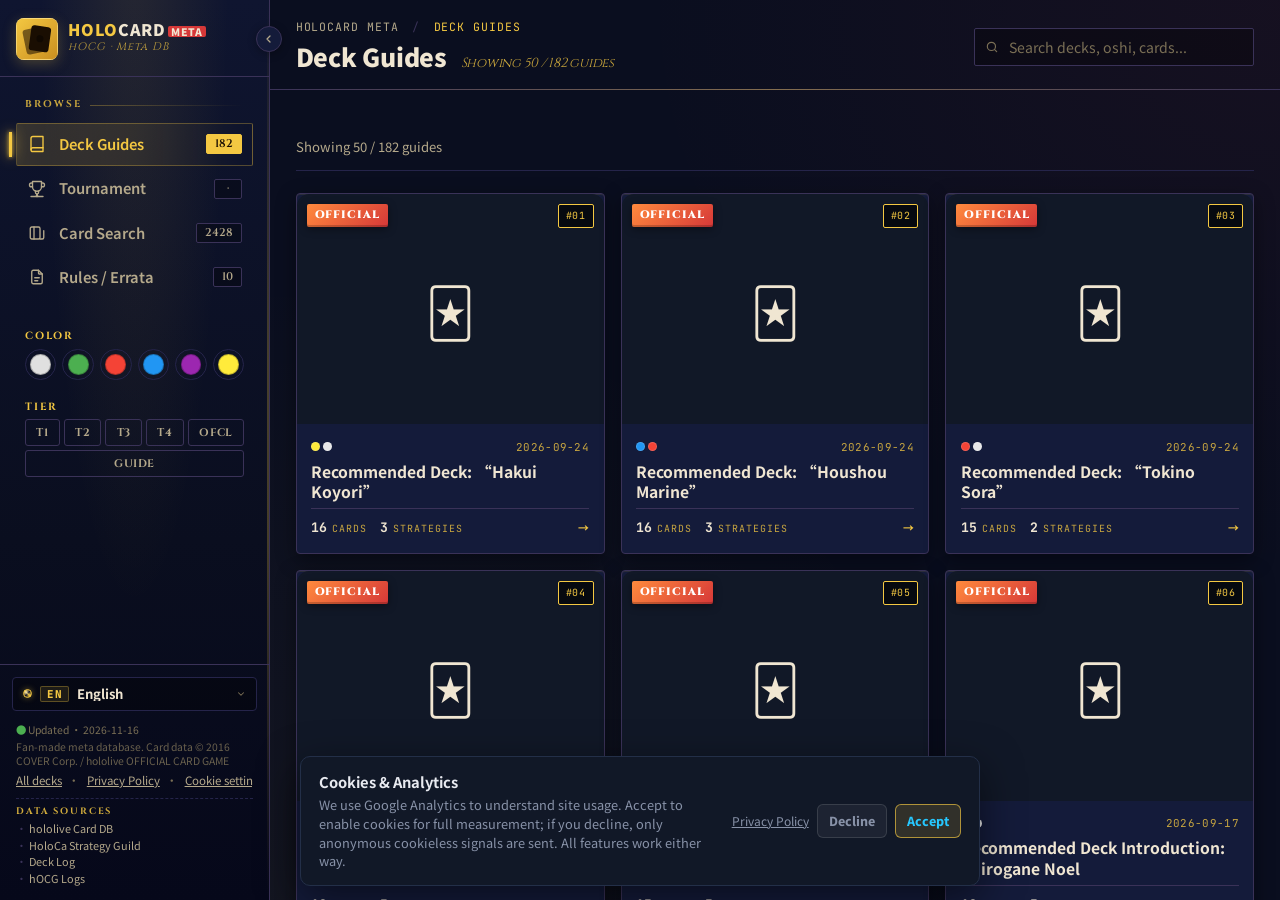
<file: web/index.html>
<!DOCTYPE html>
<html lang="zh-TW">
<head>
  <meta charset="UTF-8">
  <meta name="viewport" content="width=device-width, initial-scale=1.0">
  <script>
    /* Consolidate legacy ?lang=X entry URLs onto the canonical /X/ language
       pages (the SPA reads language from the path). Runs before render so
       crawlers and users land on the canonical URL instead of a duplicate. */
    (function () {
      if (location.pathname !== '/') return;
      var m = location.search.match(/[?&]lang=([^&]+)/);
      if (!m) return;
      var lang = decodeURIComponent(m[1]).replace(/\/+$/, '');
      if (['zh-TW', 'ja', 'en', 'fr', 'es'].indexOf(lang) === -1) return;
      location.replace('/' + lang + '/' + location.hash);
    })();
  </script>
  <meta name="google-site-verification" content="eMj5B-o8zvCf4EeEdcR3iRCgsoGeBQBm_a2FMwr4atM" />
  <meta name="theme-color" content="#07090f">
  <meta name="apple-mobile-web-app-capable" content="yes">
  <meta name="apple-mobile-web-app-title" content="HOLOCARD META">
  <meta name="apple-mobile-web-app-status-bar-style" content="black-translucent">
  <title>HOLOCARD META | ホロカ環境・hOCG Tier List・牌組攻略</title>
  <meta name="description" content="HOLOCARD META tracks the hololive OFFICIAL CARD GAME (hOCG / ホロカ) meta with deck tier rankings, deck recipes, WGP results, card search, and 牌組攻略.">
  <link rel="canonical" href="https://holocardgame-meta.github.io/">

  <link rel="alternate" hreflang="zh-TW" href="https://holocardgame-meta.github.io/zh-TW/">
  <link rel="alternate" hreflang="ja" href="https://holocardgame-meta.github.io/ja/">
  <link rel="alternate" hreflang="en" href="https://holocardgame-meta.github.io/en/">
  <link rel="alternate" hreflang="fr" href="https://holocardgame-meta.github.io/fr/">
  <link rel="alternate" hreflang="es" href="https://holocardgame-meta.github.io/es/">
  <link rel="alternate" hreflang="x-default" href="https://holocardgame-meta.github.io/">

  <link rel="preconnect" href="https://fonts.googleapis.com">
  <link rel="preconnect" href="https://fonts.gstatic.com" crossorigin>
  <link rel="preconnect" href="https://www.holocardstrategy.jp" crossorigin>
  <link rel="preconnect" href="https://en.hololive-official-cardgame.com" crossorigin>
  <link rel="dns-prefetch" href="https://hololive-cardgame.github.io">

  <meta property="og:type" content="website">
  <meta property="og:title" content="HOLOCARD META | ホロカ環境・hOCG Tier List・牌組攻略">
  <meta property="og:description" content="HOLOCARD META tracks the hololive OFFICIAL CARD GAME (hOCG / ホロカ) meta with deck tier rankings, deck recipes, WGP results, card search, and 牌組攻略.">
  <meta property="og:url" content="https://holocardgame-meta.github.io/">
  <meta property="og:image" content="https://holocardgame-meta.github.io/og-image.png">
  <meta property="og:image:type" content="image/png">
  <meta property="og:image:width" content="1200">
  <meta property="og:image:height" content="630">
  <meta property="og:site_name" content="HOLOCARD META">
  <meta property="og:locale" content="zh_TW">
  <meta property="og:locale:alternate" content="ja_JP">
  <meta property="og:locale:alternate" content="en_US">
  <meta property="og:locale:alternate" content="fr_FR">
  <meta property="og:locale:alternate" content="es_ES">

  <meta name="twitter:card" content="summary_large_image">
  <meta name="twitter:title" content="HOLOCARD META | ホロカ環境・hOCG Tier List・牌組攻略">
  <meta name="twitter:description" content="HOLOCARD META tracks the hololive OFFICIAL CARD GAME (hOCG / ホロカ) meta with deck tier rankings, deck recipes, WGP results, card search, and 牌組攻略.">
  <meta name="twitter:image" content="https://holocardgame-meta.github.io/og-image.png">

  <link rel="icon" type="image/svg+xml" href="favicon.svg">
  <link rel="manifest" href="manifest.webmanifest">
  <link rel="apple-touch-icon" href="icons/icon-192.png">
  <link rel="preload" as="image" href="images/lcp-hero-0.webp" type="image/webp" fetchpriority="high">
  <link rel="preload" as="image" href="images/lcp-hero-1.webp" type="image/webp" fetchpriority="high">
  <link rel="preload" as="image" href="images/lcp-hero-2.webp" type="image/webp" fetchpriority="high">
  <link rel="preload" as="image" href="images/lcp-hero-3.webp" type="image/webp" fetchpriority="high">

  <style>
    /* Critical CSS — minimal first-paint shell so .app grid is in place before style.css loads */
    :root{--bg-0:#07090f;--bg-1:#0b0f1c;--bg-2:#111827;--border:#232f48;--border-2:#1a2335;--text-1:#e8eaf0;--text-2:#8892a8;--accent:#f4c842;--sidebar-w:270px;--rail-w:64px;--radius:8px}
    *{margin:0;padding:0;box-sizing:border-box}
    html,body{height:100%}
    body{background:var(--bg-0);color:var(--text-1);font-family:'Noto Sans TC','Noto Sans JP',system-ui,sans-serif;line-height:1.55;overflow:hidden}
    .app{display:grid;grid-template-columns:var(--sidebar-w) 1fr;height:100vh;background:var(--bg-0);transition:grid-template-columns .22s ease}
    .app[data-collapsed="true"]{grid-template-columns:var(--rail-w) 1fr}
    .sidebar{background:linear-gradient(180deg,var(--bg-1) 0%,var(--bg-0) 100%);border-right:1px solid var(--border-2);display:flex;flex-direction:column;min-width:0;position:relative}
    .main{display:flex;flex-direction:column;overflow:hidden;min-width:0;background:var(--bg-0)}
    #mainContent{flex:1;overflow-y:auto;min-width:0}
    .view{display:none}.view.active{display:block;padding:1.4rem 1.6rem 3rem}
    .loading{text-align:center;color:var(--text-2);padding:4rem;font-size:1.05rem}
    .modal[hidden]{display:none}
    .guides-grid{display:grid;grid-template-columns:repeat(auto-fill,minmax(260px,1fr));gap:1rem}
    .skel-card{height:280px;background:var(--bg-2);border-radius:14px;animation:skel-pulse 1.5s ease-in-out infinite}
    @keyframes skel-pulse{0%,100%{opacity:.6}50%{opacity:.3}}
    .mobile-hamburger,.mobile-close,.mobile-backdrop{display:none}
    @media(max-width:768px){.app{grid-template-columns:1fr!important}.sidebar{position:fixed;top:0;bottom:0;left:0;width:280px;max-width:85vw;z-index:90;transform:translateX(-100%);transition:transform .26s cubic-bezier(.2,.85,.3,1)}.app[data-drawer="open"] .sidebar{transform:translateX(0)}}
  </style>

  <link rel="modulepreload" href="app.js">
  <link rel="modulepreload" href="seo-config.mjs">
  <link rel="modulepreload" href="i18n.js">
  <link rel="modulepreload" href="components/guides-view.js">
  <link rel="modulepreload" href="components/deck-view.js">
  <link rel="modulepreload" href="components/card-view.js">
  <link rel="modulepreload" href="components/tournament-view.js">

  <link rel="preload" href="style.css?v=4" as="style" onload="this.onload=null;this.rel='stylesheet'">
  <link rel="preload" href="https://fonts.googleapis.com/css2?family=Noto+Sans+TC:wght@400;700;900&family=Noto+Sans+JP:wght@400;700&family=Cinzel:wght@500;700;900&family=JetBrains+Mono:wght@400;500;700&family=Orbitron:wght@500;900&display=swap" as="style" onload="this.onload=null;this.rel='stylesheet'">
  <noscript>
    <link rel="stylesheet" href="style.css?v=4">
    <link rel="stylesheet" href="https://fonts.googleapis.com/css2?family=Noto+Sans+TC:wght@400;700;900&family=Noto+Sans+JP:wght@400;700&family=Cinzel:wght@500;700;900&family=JetBrains+Mono:wght@400;500;700&family=Orbitron:wght@500;900&display=swap">
  </noscript>

  <script type="application/ld+json">
  [
    {
      "@context": "https://schema.org",
      "@type": "WebSite",
      "name": "HOLOCARD META",
      "alternateName": ["ホロカ環境", "hOCG Meta", "hOCG 牌組攻略", "hololive card game meta"],
      "url": "https://holocardgame-meta.github.io/",
      "description": "Fan-made hOCG and ホロカ meta database for deck tier rankings, deck recipes, tournament results, card search, and 牌組攻略.",
      "inLanguage": ["zh-TW", "ja", "en", "fr", "es"]
    },
    {
      "@context": "https://schema.org",
      "@type": "ItemList",
      "name": "hOCG Meta Deck Tier List / ホロカ環境デッキTierランキング",
      "description": "Current meta deck tier rankings for hololive OFFICIAL CARD GAME (hOCG). ホロカ環境最強デッキランキング。",
      "numberOfItems": 3,
      "itemListElement": [
        {"@type": "ListItem", "position": 1, "name": "Tier 1 — 環境トップ / Top Meta Decks", "description": "Top-tier competitive decks with highest tournament win rates. 環境最強・入賞率最高のデッキ。"},
        {"@type": "ListItem", "position": 2, "name": "Tier 2 — 上位デッキ / Strong Decks", "description": "Strong competitive decks viable in WGP tournaments. 高い押し付け性能を持つデッキ。"},
        {"@type": "ListItem", "position": 3, "name": "Tier 3 — 健闘デッキ / Viable Decks", "description": "Playable decks with niche strategies in current meta. 環境で十分に戦えるデッキ。"}
      ]
    },
    {
      "@context": "https://schema.org",
      "@type": "BreadcrumbList",
      "itemListElement": [
        {"@type": "ListItem", "position": 1, "name": "HOLOCARD META", "item": "https://holocardgame-meta.github.io/"},
        {"@type": "ListItem", "position": 2, "name": "Deck Guides / デッキ攻略", "item": "https://holocardgame-meta.github.io/#guides"},
        {"@type": "ListItem", "position": 3, "name": "Tournament / 大会デッキ", "item": "https://holocardgame-meta.github.io/#tournament"},
        {"@type": "ListItem", "position": 4, "name": "Card Search / カード検索", "item": "https://holocardgame-meta.github.io/#cards"}
      ]
    }
  ]
  </script>

  <script>window.__LCP_OPTS=["images/lcp-hero-0.webp","images/lcp-hero-1.webp","images/lcp-hero-2.webp","images/lcp-hero-3.webp"];</script>
</head>
<body>
  <h1 class="visually-hidden">
    <span class="title-holo">HOLO</span><span class="title-card">CARD</span><span class="title-meta">META</span>
    — hololive OFFICIAL CARD GAME 環境牌組資料庫
  </h1>

  <div class="app" data-collapsed="false" data-style="arena" data-drawer="closed" id="appShell">
    <div class="mobile-backdrop" id="mobileBackdrop" aria-hidden="true"></div>

    <aside class="sidebar" aria-label="Primary navigation">
      <div class="brand">
        <div class="brand-mark" aria-hidden="true">
          <img class="brand-mark-icon" src="favicon.svg" alt="" width="42" height="42">
        </div>
        <div class="brand-text-wrap">
          <div class="brand-name">
            <span class="holo">HOLO</span><span class="card">CARD</span><span class="meta">META</span>
          </div>
          <div class="brand-sub" data-i18n="brand_sub">hOCG · 環境資料庫</div>
        </div>
      </div>

      <button class="collapse-btn" id="collapseBtn" title="收合側邊欄" aria-label="Collapse sidebar">
        <svg width="12" height="12" viewBox="0 0 24 24" fill="none" stroke="currentColor" stroke-width="2.5" stroke-linecap="round" stroke-linejoin="round" aria-hidden="true">
          <path d="m14 18-6-6 6-6"/>
        </svg>
      </button>

      <button class="mobile-close" id="mobileClose" aria-label="Close menu">
        <svg width="14" height="14" viewBox="0 0 24 24" fill="none" stroke="currentColor" stroke-width="2.5" stroke-linecap="round" stroke-linejoin="round" aria-hidden="true"><path d="M18 6 6 18M6 6l12 12"/></svg>
      </button>

      <div class="sidebar-body">
        <div class="nav-section">
          <div class="nav-section-label" data-i18n="nav_section_browse">瀏覽</div>
          <div class="nav-item active" data-view="guides" role="button" tabindex="0">
            <div class="nav-icon" aria-hidden="true">
              <svg width="18" height="18" viewBox="0 0 24 24" fill="none" stroke="currentColor" stroke-width="1.8" stroke-linecap="round" stroke-linejoin="round"><path d="M4 19.5A2.5 2.5 0 0 1 6.5 17H20"/><path d="M6.5 2H20v20H6.5A2.5 2.5 0 0 1 4 19.5v-15A2.5 2.5 0 0 1 6.5 2z"/></svg>
            </div>
            <div class="nav-label" data-i18n="nav_guides">牌組攻略</div>
            <div class="nav-count" id="navCountGuides">·</div>
          </div>
          <div class="nav-item" data-view="tournament" role="button" tabindex="0">
            <div class="nav-icon" aria-hidden="true">
              <svg width="18" height="18" viewBox="0 0 24 24" fill="none" stroke="currentColor" stroke-width="1.8" stroke-linecap="round" stroke-linejoin="round"><path d="M6 9H4.5a2.5 2.5 0 0 1 0-5H6"/><path d="M18 9h1.5a2.5 2.5 0 0 0 0-5H18"/><path d="M4 22h16"/><path d="M10 14.66V17c0 .55.47.98.97 1.21C12.15 18.75 13 20.24 13 22"/><path d="M14 14.66V17c0 .55-.47.98-.97 1.21C11.85 18.75 11 20.24 11 22"/><path d="M18 2H6v7a6 6 0 0 0 12 0V2Z"/></svg>
            </div>
            <div class="nav-label" data-i18n="nav_tournament">大賽牌組</div>
            <div class="nav-count" id="navCountTournament">·</div>
          </div>
          <div class="nav-item" data-view="cards" role="button" tabindex="0">
            <div class="nav-icon" aria-hidden="true">
              <svg width="18" height="18" viewBox="0 0 24 24" fill="none" stroke="currentColor" stroke-width="1.8" stroke-linecap="round" stroke-linejoin="round"><rect x="3" y="4" width="13" height="16" rx="2"/><path d="M8 4v16"/><path d="M21 9v9a2 2 0 0 1-2 2h-3"/></svg>
            </div>
            <div class="nav-label" data-i18n="nav_cards">卡片搜尋</div>
            <div class="nav-count" id="navCountCards">·</div>
          </div>
          <div class="nav-item" data-view="rules" role="button" tabindex="0">
            <div class="nav-icon" aria-hidden="true">
              <svg width="18" height="18" viewBox="0 0 24 24" fill="none" stroke="currentColor" stroke-width="1.8" stroke-linecap="round" stroke-linejoin="round"><path d="M14 3v4a1 1 0 0 0 1 1h4"/><path d="M17 21H7a2 2 0 0 1-2-2V5a2 2 0 0 1 2-2h7l5 5v11a2 2 0 0 1-2 2z"/><path d="M9 13h6"/><path d="M9 17h4"/></svg>
            </div>
            <div class="nav-label" data-i18n="nav_rules">規則 / 勘誤表</div>
            <div class="nav-count" id="navCountRules">·</div>
          </div>
        </div>

        <div class="nav-section filter-section" id="filterSection">
          <div class="filter-header" data-filter="color">
            <span class="filter-header-label" data-i18n="filter_color">顏色</span>
            <span class="filter-header-count" id="colorFilterCount" hidden>0</span>
            <button class="filter-header-clear" id="colorFilterClear" hidden data-i18n="filter_clear">清除</button>
          </div>
          <div class="color-dot-grid" id="colorDotGrid" role="group" aria-label="Color filter">
            <button class="color-dot" data-color="白" style="--c:#e0e0e0" title="白" aria-pressed="false">
              <span class="color-dot-inner"></span>
              <svg class="color-dot-check" viewBox="0 0 24 24" fill="none" stroke="currentColor" stroke-width="3.5" stroke-linecap="round" stroke-linejoin="round" aria-hidden="true"><path d="M20 6 9 17l-5-5"/></svg>
            </button>
            <button class="color-dot" data-color="綠" style="--c:#4caf50" title="綠" aria-pressed="false">
              <span class="color-dot-inner"></span>
              <svg class="color-dot-check" viewBox="0 0 24 24" fill="none" stroke="currentColor" stroke-width="3.5" stroke-linecap="round" stroke-linejoin="round" aria-hidden="true"><path d="M20 6 9 17l-5-5"/></svg>
            </button>
            <button class="color-dot" data-color="紅" style="--c:#f44336" title="紅" aria-pressed="false">
              <span class="color-dot-inner"></span>
              <svg class="color-dot-check" viewBox="0 0 24 24" fill="none" stroke="currentColor" stroke-width="3.5" stroke-linecap="round" stroke-linejoin="round" aria-hidden="true"><path d="M20 6 9 17l-5-5"/></svg>
            </button>
            <button class="color-dot" data-color="藍" style="--c:#2196f3" title="藍" aria-pressed="false">
              <span class="color-dot-inner"></span>
              <svg class="color-dot-check" viewBox="0 0 24 24" fill="none" stroke="currentColor" stroke-width="3.5" stroke-linecap="round" stroke-linejoin="round" aria-hidden="true"><path d="M20 6 9 17l-5-5"/></svg>
            </button>
            <button class="color-dot" data-color="紫" style="--c:#9c27b0" title="紫" aria-pressed="false">
              <span class="color-dot-inner"></span>
              <svg class="color-dot-check" viewBox="0 0 24 24" fill="none" stroke="currentColor" stroke-width="3.5" stroke-linecap="round" stroke-linejoin="round" aria-hidden="true"><path d="M20 6 9 17l-5-5"/></svg>
            </button>
            <button class="color-dot" data-color="黃" style="--c:#ffeb3b" title="黃" aria-pressed="false">
              <span class="color-dot-inner"></span>
              <svg class="color-dot-check" viewBox="0 0 24 24" fill="none" stroke="currentColor" stroke-width="3.5" stroke-linecap="round" stroke-linejoin="round" aria-hidden="true"><path d="M20 6 9 17l-5-5"/></svg>
            </button>
          </div>

          <div class="filter-block-wrap" id="tierFilterBlock">
            <div class="filter-header" data-filter="tier">
              <span class="filter-header-label" data-i18n="filter_tier">Tier</span>
              <span class="filter-header-count" id="tierFilterCount" hidden>0</span>
              <button class="filter-header-clear" id="tierFilterClear" hidden data-i18n="filter_clear">清除</button>
            </div>
            <div class="tier-chip-row" id="tierChipRow" role="group" aria-label="Tier filter">
              <button class="tier-chip" data-tier="1" data-t="1" aria-pressed="false">T1</button>
              <button class="tier-chip" data-tier="2" data-t="2" aria-pressed="false">T2</button>
              <button class="tier-chip" data-tier="3" data-t="3" aria-pressed="false">T3</button>
              <button class="tier-chip" data-tier="4" data-t="4" aria-pressed="false">T4</button>
              <button class="tier-chip" data-tier="official" data-t="official" aria-pressed="false">OFCL</button>
              <button class="tier-chip" data-tier="guide" data-t="guide" aria-pressed="false">GUIDE</button>
            </div>
          </div>

          <div class="filter-block-wrap" id="typeFilterBlock" hidden>
            <div class="filter-header" data-filter="type">
              <span class="filter-header-label" data-i18n="filter_type">類型</span>
              <span class="filter-header-count" id="typeFilterCount" hidden>0</span>
              <button class="filter-header-clear" id="typeFilterClear" hidden data-i18n="filter_clear">清除</button>
            </div>
            <div class="tier-chip-row" id="typeChipRow" role="group" aria-label="Card type filter">
              <button class="tier-chip" data-type="主推" data-t="oshi" aria-pressed="false" data-i18n="type_oshi">主推</button>
              <button class="tier-chip" data-type="成員" data-t="member" aria-pressed="false" data-i18n="type_member">成員</button>
              <button class="tier-chip" data-type="support" data-t="support" aria-pressed="false" data-i18n="type_support">支援</button>
              <button class="tier-chip" data-type="吶喊" data-t="cheer" aria-pressed="false" data-i18n="type_cheer">吶喊</button>
            </div>
          </div>

          <button class="clear-all-btn" id="clearAllBtn" hidden>
            <svg width="12" height="12" viewBox="0 0 24 24" fill="none" stroke="currentColor" stroke-width="2.5" stroke-linecap="round" stroke-linejoin="round" aria-hidden="true"><path d="M18 6 6 18M6 6l12 12"/></svg>
            <span data-i18n="filter_clear_all">清除全部篩選</span>
          </button>
        </div>
      </div>

      <div class="sidebar-foot">
        <div class="lang-picker" id="langPicker">
          <button class="lang-trigger" id="langTrigger" type="button" aria-haspopup="listbox" aria-expanded="false" aria-label="Language">
            <span class="globe-mini" aria-hidden="true"></span>
            <span class="lang-trigger-code" id="langTriggerCode">ZH</span>
            <span class="lang-trigger-name" id="langTriggerName">繁體中文</span>
            <svg class="lang-trigger-chevron" width="10" height="10" viewBox="0 0 24 24" fill="none" stroke="currentColor" stroke-width="2.5" stroke-linecap="round" stroke-linejoin="round" aria-hidden="true"><polyline points="6 9 12 15 18 9"/></svg>
          </button>
          <ul class="lang-pop" id="langPop" role="listbox" aria-label="Language" hidden>
            <li class="lang-opt is-active" role="option" data-lang="zh-TW" aria-selected="true" tabindex="0">
              <span class="lang-opt-code">ZH</span>
              <span class="lang-opt-name">繁體中文</span>
              <span class="lang-opt-check" aria-hidden="true">✓</span>
            </li>
            <li class="lang-opt" role="option" data-lang="ja" aria-selected="false" tabindex="0">
              <span class="lang-opt-code">JA</span>
              <span class="lang-opt-name">日本語</span>
              <span class="lang-opt-check" aria-hidden="true">✓</span>
            </li>
            <li class="lang-opt" role="option" data-lang="en" aria-selected="false" tabindex="0">
              <span class="lang-opt-code">EN</span>
              <span class="lang-opt-name">English</span>
              <span class="lang-opt-check" aria-hidden="true">✓</span>
            </li>
            <li class="lang-opt" role="option" data-lang="fr" aria-selected="false" tabindex="0">
              <span class="lang-opt-code">FR</span>
              <span class="lang-opt-name">Français</span>
              <span class="lang-opt-check" aria-hidden="true">✓</span>
            </li>
            <li class="lang-opt" role="option" data-lang="es" aria-selected="false" tabindex="0">
              <span class="lang-opt-code">ES</span>
              <span class="lang-opt-name">Español</span>
              <span class="lang-opt-check" aria-hidden="true">✓</span>
            </li>
          </ul>
        </div>
        <div class="foot-meta">
          <div class="foot-meta-line">
            <span class="dot">●</span> <span data-i18n="footer_updated">Updated</span> · <span id="footMetaDate">v4.0</span>
          </div>
          <div class="foot-meta-line foot-meta-disclaimer" data-i18n="footer_disclaimer">Fan-made 環境資料庫。卡片資料 © 2016 COVER Corp. / hololive OFFICIAL CARD GAME</div>
          <div class="foot-meta-line foot-links">
            <a href="deck/" data-i18n="footer_all_decks">牌組一覽</a>
            <span aria-hidden="true">·</span>
            <a href="privacy.html" target="_blank" rel="noopener" data-i18n="consent_privacy">隱私權政策</a>
            <span aria-hidden="true">·</span>
            <button type="button" class="foot-link-btn" id="consentSettings" data-i18n="footer_cookie_settings">Cookie 設定</button>
          </div>
          <div class="foot-meta-sources">
            <div class="foot-meta-sources-label"><span data-i18n="footer_sources">資料來源</span></div>
            <ul class="foot-meta-sources-list">
              <li><a href="https://hololive-cardgame.github.io/cards/" target="_blank" rel="noopener" data-i18n="footer_card_db">hololive卡牌資料庫</a></li>
              <li><a href="https://www.holocardstrategy.jp/" target="_blank" rel="noopener" data-i18n="footer_strategy">ホロカ攻略ギルド</a></li>
              <li><a href="https://decklog-en.bushiroad.com/" target="_blank" rel="noopener">Deck Log</a></li>
              <li><a href="https://hocg-logs.holotune.jp/" target="_blank" rel="noopener">hOCG Logs</a></li>
            </ul>
          </div>
        </div>
      </div>
    </aside>

    <main class="main">
      <div class="topbar">
        <button class="mobile-hamburger" id="mobileHamburger" aria-label="Open menu">
          <svg width="18" height="18" viewBox="0 0 24 24" fill="none" stroke="currentColor" stroke-width="2.2" stroke-linecap="round" stroke-linejoin="round" aria-hidden="true"><path d="M3 6h18M3 12h18M3 18h18"/></svg>
        </button>

        <div class="topbar-left">
          <div class="crumb">
            HOLOCARD META <span class="sep">/</span> <span class="cur" id="crumbCur">牌組攻略</span>
          </div>
          <div class="topbar-title">
            <span id="topbarTitle">牌組攻略</span>
            <small id="topbarSubtitle"></small>
          </div>
        </div>

        <div class="topbar-search">
          <span class="search-icon" aria-hidden="true">
            <svg width="14" height="14" viewBox="0 0 24 24" fill="none" stroke="currentColor" stroke-width="2" stroke-linecap="round" stroke-linejoin="round"><circle cx="11" cy="11" r="7"/><path d="m20 20-3.5-3.5"/></svg>
          </span>
          <input type="text" id="topbarSearch" data-i18n-placeholder="topbar_search_placeholder" placeholder="搜尋牌組、推し、卡片..." autocomplete="off" />
        </div>
      </div>

      <div class="active-filter-bar" id="activeFilterBar" hidden></div>

      <div id="mainContent">
        <div id="guidesView" class="view active">
          <div class="guides-header">
            <h2 id="guidesTitle" hidden>&nbsp;</h2>
            <p class="guides-desc" id="guidesDesc" hidden>&nbsp;</p>
            <div class="guides-search-box" hidden>
              <input type="text" id="guideSearch" class="search-input" placeholder="" />
            </div>
          </div>
          <div class="result-meta">
            <div class="result-meta-text" id="guidesCount">&nbsp;</div>
          </div>
          <div class="guides-grid" id="guidesGrid">
            <div class="skel-card"></div><div class="skel-card"></div><div class="skel-card"></div><div class="skel-card"></div>
            <div class="skel-card"></div><div class="skel-card"></div><div class="skel-card"></div><div class="skel-card"></div>
          </div>
          <div class="guides-load-more-wrap" id="guidesLoadMoreWrap" style="display:none">
            <button class="guides-load-more-btn" id="guidesLoadMore"></button>
          </div>
        </div>
        <div id="tournamentView" class="view">
          <div class="loading" data-i18n="loading">載入中...</div>
        </div>
        <div id="cardsView" class="view">
          <div class="loading" data-i18n="loading">載入中...</div>
        </div>
        <div id="rulesView" class="view">
          <div class="loading" data-i18n="loading">載入中...</div>
        </div>

      </div>

      <!-- Hidden mirror so view components can read/write search values without DOM lookups failing -->
      <input type="text" id="cardSearch" hidden aria-hidden="true">
    </main>
  </div>

  <noscript>
    <div style="max-width:700px;margin:2rem auto;padding:1rem;color:#ccc">
      <h2>HOLOCARD META - hOCG Tier List & Deck Guide Database</h2>
      <p>The most comprehensive fan-made meta deck database for hololive OFFICIAL CARD GAME (hOCG / ホロカ). Browse competitive tier rankings, deck recipes, tournament results, and a full card database — updated weekly. Not affiliated with COVER Corp.</p>

      <h3>hololive Card Game Tier List & Meta Rankings</h3>
      <p>Our tier list ranks every competitive hOCG deck into Tier 1, Tier 2, and Tier 3 based on WGP tournament win rates, usage rates, and overall meta performance. Find out which Oshi decks dominate the current competitive scene.</p>

      <h3>Deck Guides & Recipes (100+)</h3>
      <ul>
        <li><strong>Strategy Guides</strong> — 100+ detailed deck guides from holocardstrategy.jp with card breakdowns, mulligan advice, and turn-by-turn play patterns</li>
        <li><strong>Official Recommended Decks (30+)</strong> — Bushiroad's official deck recipes from en.hololive-official-cardgame.com with key card spotlights</li>
        <li><strong>Deck Building Tips</strong> — Learn how to build competitive decks by color (White, Green, Red, Blue, Purple, Yellow) with recommended card ratios</li>
      </ul>

      <h3>WGP Tournament Results</h3>
      <p>Complete tournament results from WGP2025-26 season including Tokyo, Chiba, Aichi, and more. View winning deck lists, Oshi usage rates, deck codes for Bushiroad Deck Log, and placement details for every event.</p>

      <h3>Card Database (1600+ Cards)</h3>
      <p>Search all hOCG cards by name, color, type (Oshi, Member, Support, Cheer), effect text, and product set. View every art variant and card detail including HP, damage, Bloom level, and special abilities.</p>

      <h3>Popular Oshi Deck Archetypes</h3>
      <p>Hoshimachi Suisei (星街すいせい), Tokoyami Towa (常闇トワ), Usada Pekora (兎田ぺこら), Sakura Miko (さくらみこ), Shirakami Fubuki (白上フブキ), Amane Kanata (天音かなた), Houshou Marine (宝鐘マリン), Oozora Subaru (大空スバル), La+ Darknesss (ラプラス・ダークネス), Hakui Koyori (博衣こより), FUWAMOCO (フワモコ), Shishiro Botan (獅白ぼたん), Himemori Luna (姫森ルーナ), Momosuzu Nene (桃鈴ねね), AZKi, and more.</p>

      <h3>ホロカ環境デッキデータベース — 最強デッキランキング</h3>
      <p>ホロライブカードゲーム (hOCG / ホロカ) のファンメイド環境データベースです。WGP大会入賞率を基にしたTierランキング、100以上のデッキ攻略記事、デッキレシピ、カード検索を提供しています。</p>

      <h4>デッキ攻略ガイド (100件以上)</h4>
      <p>holocardstrategy.jpの全攻略記事を収録。採用カード解説、マリガン判断、回し方（ターン別戦略）を含む詳細ガイド。色別（白・緑・赤・青・紫・黄）やTier別で絞り込み可能。初心者から上級者まで、デッキ構築の参考にどうぞ。</p>

      <h4>WGP大会結果・入賞デッキ</h4>
      <p>WGP2025-26シーズン（東京・千葉・愛知など）の入賞デッキ一覧。推し使用率、デッキコード（Deck Log対応）、順位を確認できます。環境の変化を追いたい方に。</p>

      <h4>カード検索 (1600枚以上)</h4>
      <p>全カードを名前・色・タイプ（推し・メンバー・サポート・エール）・効果テキスト・収録商品で検索。全イラストバリエーション対応。HP、ダメージ、ブルームレベルなどの詳細情報も確認可能。</p>

      <h4>人気推しデッキ一覧</h4>
      <p>星街すいせい、常闇トワ、兎田ぺこら、さくらみこ、白上フブキ、天音かなた、宝鐘マリン、大空スバル、ラプラス・ダークネス、博衣こより、FUWAMOCO、獅白ぼたん、姫森ルーナ、桃鈴ねね、AZKi など人気推しの環境デッキを網羅。</p>

      <h3>Guides de decks hOCG en français</h3>
      <p>HOLOCARD META est une base de données fan-made pour hololive OFFICIAL CARD GAME (hOCG / ホロカ). Elle propose une tier list, des guides de decks, des recettes de decks, des résultats de tournois WGP et une recherche de cartes pour suivre le méta en français.</p>

      <h4>Tier list, recettes de decks et résultats WGP</h4>
      <p>Comparez les decks Tier 1, Tier 2 et Tier 3, consultez les listes recommandées par Bushiroad, retrouvez les archétypes populaires par Oshi et couleur, et préparez vos choix de cartes pour le jeu compétitif.</p>

      <h3>Guías de mazos hOCG en español</h3>
      <p>HOLOCARD META es una base de datos fan-made para hololive OFFICIAL CARD GAME (hOCG / ホロカ). Incluye tier list, guías de mazos, recetas de decks, resultados de torneos WGP y búsqueda de cartas para jugadores que consultan el meta en español.</p>

      <h4>Tier list, recetas de decks y torneos</h4>
      <p>Consulta rankings Tier 1, Tier 2 y Tier 3 basados en resultados competitivos, revisa listas recomendadas por Bushiroad y encuentra estrategias por color, Oshi y arquetipo para construir mazos competitivos.</p>

      <h3>hOCG 牌組攻略與環境資料庫</h3>
      <p>HOLOCARD META 是 hololive OFFICIAL CARD GAME (hOCG / ホロカ) 的粉絲製環境資料庫。提供 Tier 排行榜、牌組攻略、牌組配方、大賽結果與卡片資料庫，方便繁體中文玩家查詢目前 hololive 卡牌遊戲環境。</p>

      <h4>Tier 排行榜、牌組配方與大賽結果</h4>
      <p>依 WGP 大賽入賞資料整理 Tier 1、Tier 2、Tier 3 牌組，收錄官方推薦牌組、Deck Log 代碼、推し使用率與色組策略，協助玩家比較環境牌組與構築方向。</p>

      <p>Available in Chinese (繁體中文), English, Japanese (日本語), French (Français), and Spanish (Español). Data sourced from holocardstrategy.jp, Bushiroad Deck Log, hOCG Logs (hocg-logs.holotune.jp), and en.hololive-official-cardgame.com. Updated weekly.</p>
      <p>Please enable JavaScript to use this application.</p>
    </div>
  </noscript>

  <div id="deckModal" class="modal" hidden>
    <div class="modal-backdrop"></div>
    <div class="modal-content" role="dialog" aria-modal="true" aria-label="牌組詳情 Deck details">
      <button class="modal-close" aria-label="Close">&times;</button>
      <button class="modal-share" type="button" aria-label="分享 Share" title="Share">
        <svg width="14" height="14" viewBox="0 0 24 24" fill="none" stroke="currentColor" stroke-width="2" stroke-linecap="round" stroke-linejoin="round" aria-hidden="true"><circle cx="18" cy="5" r="3"/><circle cx="6" cy="12" r="3"/><circle cx="18" cy="19" r="3"/><line x1="8.59" y1="13.51" x2="15.42" y2="17.49"/><line x1="15.41" y1="6.51" x2="8.59" y2="10.49"/></svg>
      </button>
      <div id="deckModalBody"></div>
    </div>
  </div>

  <div id="cardModal" class="modal" hidden>
    <div class="modal-backdrop"></div>
    <div class="modal-content card-modal-content" role="dialog" aria-modal="true" aria-label="卡片詳情 Card details">
      <button class="modal-close" aria-label="Close">&times;</button>
      <button class="modal-share" type="button" aria-label="分享 Share" title="Share">
        <svg width="14" height="14" viewBox="0 0 24 24" fill="none" stroke="currentColor" stroke-width="2" stroke-linecap="round" stroke-linejoin="round" aria-hidden="true"><circle cx="18" cy="5" r="3"/><circle cx="6" cy="12" r="3"/><circle cx="18" cy="19" r="3"/><line x1="8.59" y1="13.51" x2="15.42" y2="17.49"/><line x1="15.41" y1="6.51" x2="8.59" y2="10.49"/></svg>
      </button>
      <div id="cardModalBody"></div>
    </div>
  </div>

  <div id="consentBanner" class="consent-banner" hidden role="dialog" aria-live="polite" aria-labelledby="consentTitle">
    <div class="consent-copy">
      <div class="consent-title" id="consentTitle" data-i18n="consent_title">Cookie 與分析</div>
      <p class="consent-body" data-i18n="consent_body">我們使用 Google Analytics 了解網站使用情況。接受即啟用 Cookie 完整統計；拒絕則僅傳送無 Cookie 的匿名訊號，不影響任何功能。</p>
    </div>
    <div class="consent-actions">
      <a class="consent-link" href="privacy.html" target="_blank" rel="noopener" data-i18n="consent_privacy">隱私權政策</a>
      <button type="button" class="app-install-btn app-install-btn-muted" id="consentDecline" data-i18n="consent_decline">拒絕</button>
      <button type="button" class="app-install-btn" id="consentAccept" data-i18n="consent_accept">接受</button>
    </div>
  </div>

  <div id="iosInstallPrompt" class="app-install-prompt" hidden role="dialog" aria-live="polite" aria-labelledby="iosInstallTitle">
    <img class="app-install-icon" src="favicon.svg" alt="" width="42" height="42" aria-hidden="true">
    <div class="app-install-copy">
      <div class="app-install-title" id="iosInstallTitle" data-i18n="install_prompt_title">加入主畫面</div>
      <p id="iosInstallBody" data-i18n="install_prompt_body">在 Safari 按分享按鈕，選擇「加入主畫面」即可像 App 一樣快速開啟。</p>
    </div>
    <div class="app-install-actions">
      <button type="button" class="app-install-btn app-install-btn-muted" id="iosInstallLater" data-i18n="install_prompt_later">稍後</button>
      <button type="button" class="app-install-btn" id="iosInstallDismiss" data-i18n="install_prompt_dismiss">知道了</button>
    </div>
  </div>

  <div id="androidInstallPrompt" class="app-install-prompt" hidden role="dialog" aria-live="polite" aria-labelledby="androidInstallTitle">
    <img class="app-install-icon" src="favicon.svg" alt="" width="42" height="42" aria-hidden="true">
    <div class="app-install-copy">
      <div class="app-install-title" id="androidInstallTitle" data-i18n="install_prompt_title">加入主畫面</div>
      <p data-i18n="install_prompt_android_body">在 Chrome 按「加入」即可把 HOLOCARD META 安裝到主畫面，像 App 一樣快速開啟。</p>
    </div>
    <div class="app-install-actions">
      <button type="button" class="app-install-btn app-install-btn-muted" id="androidInstallLater" data-i18n="install_prompt_later">稍後</button>
      <button type="button" class="app-install-btn" id="androidInstallNow" data-i18n="install_prompt_android_install">加入</button>
    </div>
  </div>

  <script type="module" src="app.js"></script>
  <script>
    window.HOLOCARD_GA_ID = 'G-8WS4X0WWQQ';
    window.dataLayer = window.dataLayer || [];
    window.gtag = window.gtag || function(){window.dataLayer.push(arguments);};
    // Advanced Consent Mode: gtag.js always loads (lazily), but analytics_storage
    // stays denied until the visitor accepts via the consent banner — GA then
    // receives only cookieless anonymous pings and models the gap. The stored
    // choice is applied as the default before config to avoid a denied->granted
    // flip on every page load.
    (function(){
      var granted = false;
      try { granted = localStorage.getItem('holo-consent') === 'granted'; } catch (e) {}
      window.gtag('consent', 'default', {
        analytics_storage: granted ? 'granted' : 'denied',
        ad_storage: 'denied',
        ad_user_data: 'denied',
        ad_personalization: 'denied'
      });
    })();
    window.gtag('js', new Date());
    window.gtag('config', window.HOLOCARD_GA_ID, { send_page_view: false });
    (function(){
      var loaded = false;
      function load(){
        if (loaded) return;
        loaded = true;
        var s = document.createElement('script');
        s.src = 'https://www.googletagmanager.com/gtag/js?id=' + window.HOLOCARD_GA_ID;
        document.head.appendChild(s);
      }
      window.holocardLoadGoogleTag = load;
      window.holocardConsentGranted = function(){
        window.gtag('consent', 'update', { analytics_storage: 'granted' });
        load();
      };
      ['click','scroll','keydown','touchstart'].forEach(function(e){
        document.addEventListener(e, load, {capture:true,once:true,passive:true});
      });
      setTimeout(load, 8000);
    })();
    if ('serviceWorker' in navigator) {
      navigator.serviceWorker.register('/sw.js').catch(function(){});
    }
  </script>
</body>
</html>
</file>
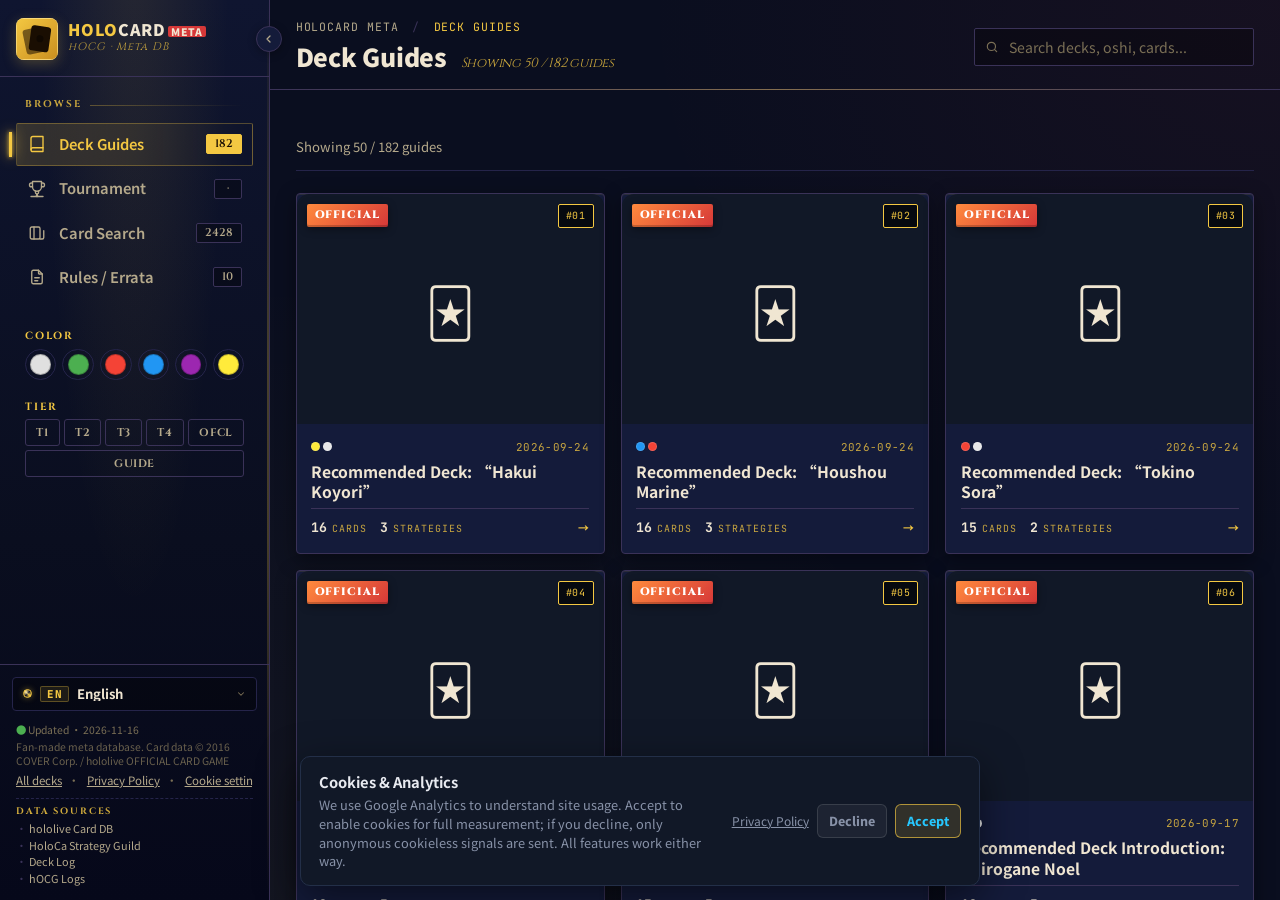
<file: web/en/index.html>
<!DOCTYPE html>
<html lang="en">
<head>
  <meta charset="UTF-8">
  <meta name="viewport" content="width=device-width, initial-scale=1.0">
  <base href="../">
  <script>
    /* Consolidate legacy ?lang=X entry URLs onto the canonical /X/ language
       pages (the SPA reads language from the path). Runs before render so
       crawlers and users land on the canonical URL instead of a duplicate. */
    (function () {
      if (location.pathname !== '/') return;
      var m = location.search.match(/[?&]lang=([^&]+)/);
      if (!m) return;
      var lang = decodeURIComponent(m[1]).replace(/\/+$/, '');
      if (['zh-TW', 'ja', 'en', 'fr', 'es'].indexOf(lang) === -1) return;
      location.replace('/' + lang + '/' + location.hash);
    })();
  </script>
  <meta name="google-site-verification" content="eMj5B-o8zvCf4EeEdcR3iRCgsoGeBQBm_a2FMwr4atM" />
  <meta name="theme-color" content="#07090f">
  <meta name="apple-mobile-web-app-capable" content="yes">
  <meta name="apple-mobile-web-app-title" content="HOLOCARD META">
  <meta name="apple-mobile-web-app-status-bar-style" content="black-translucent">
  <title>hOCG Tier List, Deck Guides & Card Database | HOLOCARD META</title>
  <meta name="description" content="Track the hololive OFFICIAL CARD GAME (hOCG) meta with tier rankings, deck guides, deck recipes, WGP tournament results, and a searchable card database.">
  <link rel="canonical" href="https://holocardgame-meta.github.io/en/">

  <link rel="alternate" hreflang="zh-TW" href="https://holocardgame-meta.github.io/zh-TW/">
  <link rel="alternate" hreflang="ja" href="https://holocardgame-meta.github.io/ja/">
  <link rel="alternate" hreflang="en" href="https://holocardgame-meta.github.io/en/">
  <link rel="alternate" hreflang="fr" href="https://holocardgame-meta.github.io/fr/">
  <link rel="alternate" hreflang="es" href="https://holocardgame-meta.github.io/es/">
  <link rel="alternate" hreflang="x-default" href="https://holocardgame-meta.github.io/">

  <link rel="preconnect" href="https://fonts.googleapis.com">
  <link rel="preconnect" href="https://fonts.gstatic.com" crossorigin>
  <link rel="preconnect" href="https://www.holocardstrategy.jp" crossorigin>
  <link rel="preconnect" href="https://en.hololive-official-cardgame.com" crossorigin>
  <link rel="dns-prefetch" href="https://hololive-cardgame.github.io">

  <meta property="og:type" content="website">
  <meta property="og:title" content="hOCG Tier List, Deck Guides &amp; Card Database | HOLOCARD META">
  <meta property="og:description" content="Track the hololive OFFICIAL CARD GAME (hOCG) meta with tier rankings, deck guides, deck recipes, WGP tournament results, and a searchable card database.">
  <meta property="og:url" content="https://holocardgame-meta.github.io/en/">
  <meta property="og:image" content="https://holocardgame-meta.github.io/og-image.png">
  <meta property="og:image:type" content="image/png">
  <meta property="og:image:width" content="1200">
  <meta property="og:image:height" content="630">
  <meta property="og:site_name" content="HOLOCARD META">
  <meta property="og:locale" content="en_US">
  <meta property="og:locale:alternate" content="zh_TW">
  <meta property="og:locale:alternate" content="ja_JP">
  <meta property="og:locale:alternate" content="fr_FR">
  <meta property="og:locale:alternate" content="es_ES">

  <meta name="twitter:card" content="summary_large_image">
  <meta name="twitter:title" content="hOCG Tier List, Deck Guides &amp; Card Database | HOLOCARD META">
  <meta name="twitter:description" content="Track the hololive OFFICIAL CARD GAME (hOCG) meta with tier rankings, deck guides, deck recipes, WGP tournament results, and a searchable card database.">
  <meta name="twitter:image" content="https://holocardgame-meta.github.io/og-image.png">

  <link rel="icon" type="image/svg+xml" href="favicon.svg">
  <link rel="manifest" href="manifest.webmanifest">
  <link rel="apple-touch-icon" href="icons/icon-192.png">
  <link rel="preload" as="image" href="images/lcp-hero-0.webp" type="image/webp" fetchpriority="high">
  <link rel="preload" as="image" href="images/lcp-hero-1.webp" type="image/webp" fetchpriority="high">
  <link rel="preload" as="image" href="images/lcp-hero-2.webp" type="image/webp" fetchpriority="high">
  <link rel="preload" as="image" href="images/lcp-hero-3.webp" type="image/webp" fetchpriority="high">

  <style>
    /* Critical CSS — minimal first-paint shell so .app grid is in place before style.css loads */
    :root{--bg-0:#07090f;--bg-1:#0b0f1c;--bg-2:#111827;--border:#232f48;--border-2:#1a2335;--text-1:#e8eaf0;--text-2:#8892a8;--accent:#f4c842;--sidebar-w:270px;--rail-w:64px;--radius:8px}
    *{margin:0;padding:0;box-sizing:border-box}
    html,body{height:100%}
    body{background:var(--bg-0);color:var(--text-1);font-family:'Noto Sans TC','Noto Sans JP',system-ui,sans-serif;line-height:1.55;overflow:hidden}
    .app{display:grid;grid-template-columns:var(--sidebar-w) 1fr;height:100vh;background:var(--bg-0);transition:grid-template-columns .22s ease}
    .app[data-collapsed="true"]{grid-template-columns:var(--rail-w) 1fr}
    .sidebar{background:linear-gradient(180deg,var(--bg-1) 0%,var(--bg-0) 100%);border-right:1px solid var(--border-2);display:flex;flex-direction:column;min-width:0;position:relative}
    .main{display:flex;flex-direction:column;overflow:hidden;min-width:0;background:var(--bg-0)}
    #mainContent{flex:1;overflow-y:auto;min-width:0}
    .view{display:none}.view.active{display:block;padding:1.4rem 1.6rem 3rem}
    .loading{text-align:center;color:var(--text-2);padding:4rem;font-size:1.05rem}
    .modal[hidden]{display:none}
    .guides-grid{display:grid;grid-template-columns:repeat(auto-fill,minmax(260px,1fr));gap:1rem}
    .skel-card{height:280px;background:var(--bg-2);border-radius:14px;animation:skel-pulse 1.5s ease-in-out infinite}
    @keyframes skel-pulse{0%,100%{opacity:.6}50%{opacity:.3}}
    .mobile-hamburger,.mobile-close,.mobile-backdrop{display:none}
    @media(max-width:768px){.app{grid-template-columns:1fr!important}.sidebar{position:fixed;top:0;bottom:0;left:0;width:280px;max-width:85vw;z-index:90;transform:translateX(-100%);transition:transform .26s cubic-bezier(.2,.85,.3,1)}.app[data-drawer="open"] .sidebar{transform:translateX(0)}}
  </style>

  <link rel="modulepreload" href="app.js">
  <link rel="modulepreload" href="seo-config.mjs">
  <link rel="modulepreload" href="i18n.js">
  <link rel="modulepreload" href="components/guides-view.js">
  <link rel="modulepreload" href="components/deck-view.js">
  <link rel="modulepreload" href="components/card-view.js">
  <link rel="modulepreload" href="components/tournament-view.js">

  <link rel="preload" href="style.css?v=4" as="style" onload="this.onload=null;this.rel='stylesheet'">
  <link rel="preload" href="https://fonts.googleapis.com/css2?family=Noto+Sans+TC:wght@400;700;900&family=Noto+Sans+JP:wght@400;700&family=Cinzel:wght@500;700;900&family=JetBrains+Mono:wght@400;500;700&family=Orbitron:wght@500;900&display=swap" as="style" onload="this.onload=null;this.rel='stylesheet'">
  <noscript>
    <link rel="stylesheet" href="style.css?v=4">
    <link rel="stylesheet" href="https://fonts.googleapis.com/css2?family=Noto+Sans+TC:wght@400;700;900&family=Noto+Sans+JP:wght@400;700&family=Cinzel:wght@500;700;900&family=JetBrains+Mono:wght@400;500;700&family=Orbitron:wght@500;900&display=swap">
  </noscript>

  <script type="application/ld+json">
  [
    {
      "@context": "https://schema.org",
      "@type": "WebSite",
      "name": "HOLOCARD META",
      "alternateName": ["ホロカ環境", "hOCG Meta", "hOCG 牌組攻略", "hololive card game meta"],
      "url": "https://holocardgame-meta.github.io/",
      "description": "Fan-made hOCG and ホロカ meta database for deck tier rankings, deck recipes, tournament results, card search, and 牌組攻略.",
      "inLanguage": ["zh-TW", "ja", "en", "fr", "es"]
    },
    {
      "@context": "https://schema.org",
      "@type": "ItemList",
      "name": "hOCG Meta Deck Tier List / ホロカ環境デッキTierランキング",
      "description": "Current meta deck tier rankings for hololive OFFICIAL CARD GAME (hOCG). ホロカ環境最強デッキランキング。",
      "numberOfItems": 3,
      "itemListElement": [
        {"@type": "ListItem", "position": 1, "name": "Tier 1 — 環境トップ / Top Meta Decks", "description": "Top-tier competitive decks with highest tournament win rates. 環境最強・入賞率最高のデッキ。"},
        {"@type": "ListItem", "position": 2, "name": "Tier 2 — 上位デッキ / Strong Decks", "description": "Strong competitive decks viable in WGP tournaments. 高い押し付け性能を持つデッキ。"},
        {"@type": "ListItem", "position": 3, "name": "Tier 3 — 健闘デッキ / Viable Decks", "description": "Playable decks with niche strategies in current meta. 環境で十分に戦えるデッキ。"}
      ]
    },
    {
      "@context": "https://schema.org",
      "@type": "BreadcrumbList",
      "itemListElement": [
        {"@type": "ListItem", "position": 1, "name": "HOLOCARD META", "item": "https://holocardgame-meta.github.io/"},
        {"@type": "ListItem", "position": 2, "name": "Deck Guides / デッキ攻略", "item": "https://holocardgame-meta.github.io/#guides"},
        {"@type": "ListItem", "position": 3, "name": "Tournament / 大会デッキ", "item": "https://holocardgame-meta.github.io/#tournament"},
        {"@type": "ListItem", "position": 4, "name": "Card Search / カード検索", "item": "https://holocardgame-meta.github.io/#cards"}
      ]
    }
  ]
  </script>

  <script>window.__LCP_OPTS=["images/lcp-hero-0.webp","images/lcp-hero-1.webp","images/lcp-hero-2.webp","images/lcp-hero-3.webp"];</script>
</head>
<body>
  <h1 class="visually-hidden">
    <span class="title-holo">HOLO</span><span class="title-card">CARD</span><span class="title-meta">META</span>
    — hololive OFFICIAL CARD GAME 環境牌組資料庫
  </h1>

  <div class="app" data-collapsed="false" data-style="arena" data-drawer="closed" id="appShell">
    <div class="mobile-backdrop" id="mobileBackdrop" aria-hidden="true"></div>

    <aside class="sidebar" aria-label="Primary navigation">
      <div class="brand">
        <div class="brand-mark" aria-hidden="true">
          <img class="brand-mark-icon" src="favicon.svg" alt="" width="42" height="42">
        </div>
        <div class="brand-text-wrap">
          <div class="brand-name">
            <span class="holo">HOLO</span><span class="card">CARD</span><span class="meta">META</span>
          </div>
          <div class="brand-sub" data-i18n="brand_sub">hOCG · 環境資料庫</div>
        </div>
      </div>

      <button class="collapse-btn" id="collapseBtn" title="收合側邊欄" aria-label="Collapse sidebar">
        <svg width="12" height="12" viewBox="0 0 24 24" fill="none" stroke="currentColor" stroke-width="2.5" stroke-linecap="round" stroke-linejoin="round" aria-hidden="true">
          <path d="m14 18-6-6 6-6"/>
        </svg>
      </button>

      <button class="mobile-close" id="mobileClose" aria-label="Close menu">
        <svg width="14" height="14" viewBox="0 0 24 24" fill="none" stroke="currentColor" stroke-width="2.5" stroke-linecap="round" stroke-linejoin="round" aria-hidden="true"><path d="M18 6 6 18M6 6l12 12"/></svg>
      </button>

      <div class="sidebar-body">
        <div class="nav-section">
          <div class="nav-section-label" data-i18n="nav_section_browse">瀏覽</div>
          <div class="nav-item active" data-view="guides" role="button" tabindex="0">
            <div class="nav-icon" aria-hidden="true">
              <svg width="18" height="18" viewBox="0 0 24 24" fill="none" stroke="currentColor" stroke-width="1.8" stroke-linecap="round" stroke-linejoin="round"><path d="M4 19.5A2.5 2.5 0 0 1 6.5 17H20"/><path d="M6.5 2H20v20H6.5A2.5 2.5 0 0 1 4 19.5v-15A2.5 2.5 0 0 1 6.5 2z"/></svg>
            </div>
            <div class="nav-label" data-i18n="nav_guides">牌組攻略</div>
            <div class="nav-count" id="navCountGuides">·</div>
          </div>
          <div class="nav-item" data-view="tournament" role="button" tabindex="0">
            <div class="nav-icon" aria-hidden="true">
              <svg width="18" height="18" viewBox="0 0 24 24" fill="none" stroke="currentColor" stroke-width="1.8" stroke-linecap="round" stroke-linejoin="round"><path d="M6 9H4.5a2.5 2.5 0 0 1 0-5H6"/><path d="M18 9h1.5a2.5 2.5 0 0 0 0-5H18"/><path d="M4 22h16"/><path d="M10 14.66V17c0 .55.47.98.97 1.21C12.15 18.75 13 20.24 13 22"/><path d="M14 14.66V17c0 .55-.47.98-.97 1.21C11.85 18.75 11 20.24 11 22"/><path d="M18 2H6v7a6 6 0 0 0 12 0V2Z"/></svg>
            </div>
            <div class="nav-label" data-i18n="nav_tournament">大賽牌組</div>
            <div class="nav-count" id="navCountTournament">·</div>
          </div>
          <div class="nav-item" data-view="cards" role="button" tabindex="0">
            <div class="nav-icon" aria-hidden="true">
              <svg width="18" height="18" viewBox="0 0 24 24" fill="none" stroke="currentColor" stroke-width="1.8" stroke-linecap="round" stroke-linejoin="round"><rect x="3" y="4" width="13" height="16" rx="2"/><path d="M8 4v16"/><path d="M21 9v9a2 2 0 0 1-2 2h-3"/></svg>
            </div>
            <div class="nav-label" data-i18n="nav_cards">卡片搜尋</div>
            <div class="nav-count" id="navCountCards">·</div>
          </div>
          <div class="nav-item" data-view="rules" role="button" tabindex="0">
            <div class="nav-icon" aria-hidden="true">
              <svg width="18" height="18" viewBox="0 0 24 24" fill="none" stroke="currentColor" stroke-width="1.8" stroke-linecap="round" stroke-linejoin="round"><path d="M14 3v4a1 1 0 0 0 1 1h4"/><path d="M17 21H7a2 2 0 0 1-2-2V5a2 2 0 0 1 2-2h7l5 5v11a2 2 0 0 1-2 2z"/><path d="M9 13h6"/><path d="M9 17h4"/></svg>
            </div>
            <div class="nav-label" data-i18n="nav_rules">規則 / 勘誤表</div>
            <div class="nav-count" id="navCountRules">·</div>
          </div>
        </div>

        <div class="nav-section filter-section" id="filterSection">
          <div class="filter-header" data-filter="color">
            <span class="filter-header-label" data-i18n="filter_color">顏色</span>
            <span class="filter-header-count" id="colorFilterCount" hidden>0</span>
            <button class="filter-header-clear" id="colorFilterClear" hidden data-i18n="filter_clear">清除</button>
          </div>
          <div class="color-dot-grid" id="colorDotGrid" role="group" aria-label="Color filter">
            <button class="color-dot" data-color="白" style="--c:#e0e0e0" title="白" aria-pressed="false">
              <span class="color-dot-inner"></span>
              <svg class="color-dot-check" viewBox="0 0 24 24" fill="none" stroke="currentColor" stroke-width="3.5" stroke-linecap="round" stroke-linejoin="round" aria-hidden="true"><path d="M20 6 9 17l-5-5"/></svg>
            </button>
            <button class="color-dot" data-color="綠" style="--c:#4caf50" title="綠" aria-pressed="false">
              <span class="color-dot-inner"></span>
              <svg class="color-dot-check" viewBox="0 0 24 24" fill="none" stroke="currentColor" stroke-width="3.5" stroke-linecap="round" stroke-linejoin="round" aria-hidden="true"><path d="M20 6 9 17l-5-5"/></svg>
            </button>
            <button class="color-dot" data-color="紅" style="--c:#f44336" title="紅" aria-pressed="false">
              <span class="color-dot-inner"></span>
              <svg class="color-dot-check" viewBox="0 0 24 24" fill="none" stroke="currentColor" stroke-width="3.5" stroke-linecap="round" stroke-linejoin="round" aria-hidden="true"><path d="M20 6 9 17l-5-5"/></svg>
            </button>
            <button class="color-dot" data-color="藍" style="--c:#2196f3" title="藍" aria-pressed="false">
              <span class="color-dot-inner"></span>
              <svg class="color-dot-check" viewBox="0 0 24 24" fill="none" stroke="currentColor" stroke-width="3.5" stroke-linecap="round" stroke-linejoin="round" aria-hidden="true"><path d="M20 6 9 17l-5-5"/></svg>
            </button>
            <button class="color-dot" data-color="紫" style="--c:#9c27b0" title="紫" aria-pressed="false">
              <span class="color-dot-inner"></span>
              <svg class="color-dot-check" viewBox="0 0 24 24" fill="none" stroke="currentColor" stroke-width="3.5" stroke-linecap="round" stroke-linejoin="round" aria-hidden="true"><path d="M20 6 9 17l-5-5"/></svg>
            </button>
            <button class="color-dot" data-color="黃" style="--c:#ffeb3b" title="黃" aria-pressed="false">
              <span class="color-dot-inner"></span>
              <svg class="color-dot-check" viewBox="0 0 24 24" fill="none" stroke="currentColor" stroke-width="3.5" stroke-linecap="round" stroke-linejoin="round" aria-hidden="true"><path d="M20 6 9 17l-5-5"/></svg>
            </button>
          </div>

          <div class="filter-block-wrap" id="tierFilterBlock">
            <div class="filter-header" data-filter="tier">
              <span class="filter-header-label" data-i18n="filter_tier">Tier</span>
              <span class="filter-header-count" id="tierFilterCount" hidden>0</span>
              <button class="filter-header-clear" id="tierFilterClear" hidden data-i18n="filter_clear">清除</button>
            </div>
            <div class="tier-chip-row" id="tierChipRow" role="group" aria-label="Tier filter">
              <button class="tier-chip" data-tier="1" data-t="1" aria-pressed="false">T1</button>
              <button class="tier-chip" data-tier="2" data-t="2" aria-pressed="false">T2</button>
              <button class="tier-chip" data-tier="3" data-t="3" aria-pressed="false">T3</button>
              <button class="tier-chip" data-tier="4" data-t="4" aria-pressed="false">T4</button>
              <button class="tier-chip" data-tier="official" data-t="official" aria-pressed="false">OFCL</button>
              <button class="tier-chip" data-tier="guide" data-t="guide" aria-pressed="false">GUIDE</button>
            </div>
          </div>

          <div class="filter-block-wrap" id="typeFilterBlock" hidden>
            <div class="filter-header" data-filter="type">
              <span class="filter-header-label" data-i18n="filter_type">類型</span>
              <span class="filter-header-count" id="typeFilterCount" hidden>0</span>
              <button class="filter-header-clear" id="typeFilterClear" hidden data-i18n="filter_clear">清除</button>
            </div>
            <div class="tier-chip-row" id="typeChipRow" role="group" aria-label="Card type filter">
              <button class="tier-chip" data-type="主推" data-t="oshi" aria-pressed="false" data-i18n="type_oshi">主推</button>
              <button class="tier-chip" data-type="成員" data-t="member" aria-pressed="false" data-i18n="type_member">成員</button>
              <button class="tier-chip" data-type="support" data-t="support" aria-pressed="false" data-i18n="type_support">支援</button>
              <button class="tier-chip" data-type="吶喊" data-t="cheer" aria-pressed="false" data-i18n="type_cheer">吶喊</button>
            </div>
          </div>

          <button class="clear-all-btn" id="clearAllBtn" hidden>
            <svg width="12" height="12" viewBox="0 0 24 24" fill="none" stroke="currentColor" stroke-width="2.5" stroke-linecap="round" stroke-linejoin="round" aria-hidden="true"><path d="M18 6 6 18M6 6l12 12"/></svg>
            <span data-i18n="filter_clear_all">清除全部篩選</span>
          </button>
        </div>
      </div>

      <div class="sidebar-foot">
        <div class="lang-picker" id="langPicker">
          <button class="lang-trigger" id="langTrigger" type="button" aria-haspopup="listbox" aria-expanded="false" aria-label="Language">
            <span class="globe-mini" aria-hidden="true"></span>
            <span class="lang-trigger-code" id="langTriggerCode">ZH</span>
            <span class="lang-trigger-name" id="langTriggerName">繁體中文</span>
            <svg class="lang-trigger-chevron" width="10" height="10" viewBox="0 0 24 24" fill="none" stroke="currentColor" stroke-width="2.5" stroke-linecap="round" stroke-linejoin="round" aria-hidden="true"><polyline points="6 9 12 15 18 9"/></svg>
          </button>
          <ul class="lang-pop" id="langPop" role="listbox" aria-label="Language" hidden>
            <li class="lang-opt is-active" role="option" data-lang="zh-TW" aria-selected="true" tabindex="0">
              <span class="lang-opt-code">ZH</span>
              <span class="lang-opt-name">繁體中文</span>
              <span class="lang-opt-check" aria-hidden="true">✓</span>
            </li>
            <li class="lang-opt" role="option" data-lang="ja" aria-selected="false" tabindex="0">
              <span class="lang-opt-code">JA</span>
              <span class="lang-opt-name">日本語</span>
              <span class="lang-opt-check" aria-hidden="true">✓</span>
            </li>
            <li class="lang-opt" role="option" data-lang="en" aria-selected="false" tabindex="0">
              <span class="lang-opt-code">EN</span>
              <span class="lang-opt-name">English</span>
              <span class="lang-opt-check" aria-hidden="true">✓</span>
            </li>
            <li class="lang-opt" role="option" data-lang="fr" aria-selected="false" tabindex="0">
              <span class="lang-opt-code">FR</span>
              <span class="lang-opt-name">Français</span>
              <span class="lang-opt-check" aria-hidden="true">✓</span>
            </li>
            <li class="lang-opt" role="option" data-lang="es" aria-selected="false" tabindex="0">
              <span class="lang-opt-code">ES</span>
              <span class="lang-opt-name">Español</span>
              <span class="lang-opt-check" aria-hidden="true">✓</span>
            </li>
          </ul>
        </div>
        <div class="foot-meta">
          <div class="foot-meta-line">
            <span class="dot">●</span> <span data-i18n="footer_updated">Updated</span> · <span id="footMetaDate">v4.0</span>
          </div>
          <div class="foot-meta-line foot-meta-disclaimer" data-i18n="footer_disclaimer">Fan-made 環境資料庫。卡片資料 © 2016 COVER Corp. / hololive OFFICIAL CARD GAME</div>
          <div class="foot-meta-line foot-links">
            <a href="deck/" data-i18n="footer_all_decks">牌組一覽</a>
            <span aria-hidden="true">·</span>
            <a href="privacy.html" target="_blank" rel="noopener" data-i18n="consent_privacy">隱私權政策</a>
            <span aria-hidden="true">·</span>
            <button type="button" class="foot-link-btn" id="consentSettings" data-i18n="footer_cookie_settings">Cookie 設定</button>
          </div>
          <div class="foot-meta-sources">
            <div class="foot-meta-sources-label"><span data-i18n="footer_sources">資料來源</span></div>
            <ul class="foot-meta-sources-list">
              <li><a href="https://hololive-cardgame.github.io/cards/" target="_blank" rel="noopener" data-i18n="footer_card_db">hololive卡牌資料庫</a></li>
              <li><a href="https://www.holocardstrategy.jp/" target="_blank" rel="noopener" data-i18n="footer_strategy">ホロカ攻略ギルド</a></li>
              <li><a href="https://decklog-en.bushiroad.com/" target="_blank" rel="noopener">Deck Log</a></li>
              <li><a href="https://hocg-logs.holotune.jp/" target="_blank" rel="noopener">hOCG Logs</a></li>
            </ul>
          </div>
        </div>
      </div>
    </aside>

    <main class="main">
      <div class="topbar">
        <button class="mobile-hamburger" id="mobileHamburger" aria-label="Open menu">
          <svg width="18" height="18" viewBox="0 0 24 24" fill="none" stroke="currentColor" stroke-width="2.2" stroke-linecap="round" stroke-linejoin="round" aria-hidden="true"><path d="M3 6h18M3 12h18M3 18h18"/></svg>
        </button>

        <div class="topbar-left">
          <div class="crumb">
            HOLOCARD META <span class="sep">/</span> <span class="cur" id="crumbCur">牌組攻略</span>
          </div>
          <div class="topbar-title">
            <span id="topbarTitle">牌組攻略</span>
            <small id="topbarSubtitle"></small>
          </div>
        </div>

        <div class="topbar-search">
          <span class="search-icon" aria-hidden="true">
            <svg width="14" height="14" viewBox="0 0 24 24" fill="none" stroke="currentColor" stroke-width="2" stroke-linecap="round" stroke-linejoin="round"><circle cx="11" cy="11" r="7"/><path d="m20 20-3.5-3.5"/></svg>
          </span>
          <input type="text" id="topbarSearch" data-i18n-placeholder="topbar_search_placeholder" placeholder="搜尋牌組、推し、卡片..." autocomplete="off" />
        </div>
      </div>

      <div class="active-filter-bar" id="activeFilterBar" hidden></div>

      <div id="mainContent">
        <div id="guidesView" class="view active">
          <div class="guides-header">
            <h2 id="guidesTitle" hidden>&nbsp;</h2>
            <p class="guides-desc" id="guidesDesc" hidden>&nbsp;</p>
            <div class="guides-search-box" hidden>
              <input type="text" id="guideSearch" class="search-input" placeholder="" />
            </div>
          </div>
          <div class="result-meta">
            <div class="result-meta-text" id="guidesCount">&nbsp;</div>
          </div>
          <div class="guides-grid" id="guidesGrid">
            <div class="skel-card"></div><div class="skel-card"></div><div class="skel-card"></div><div class="skel-card"></div>
            <div class="skel-card"></div><div class="skel-card"></div><div class="skel-card"></div><div class="skel-card"></div>
          </div>
          <div class="guides-load-more-wrap" id="guidesLoadMoreWrap" style="display:none">
            <button class="guides-load-more-btn" id="guidesLoadMore"></button>
          </div>
        </div>
        <div id="tournamentView" class="view">
          <div class="loading" data-i18n="loading">載入中...</div>
        </div>
        <div id="cardsView" class="view">
          <div class="loading" data-i18n="loading">載入中...</div>
        </div>
        <div id="rulesView" class="view">
          <div class="loading" data-i18n="loading">載入中...</div>
        </div>

      </div>

      <!-- Hidden mirror so view components can read/write search values without DOM lookups failing -->
      <input type="text" id="cardSearch" hidden aria-hidden="true">
    </main>
  </div>

  <noscript>
    <div style="max-width:700px;margin:2rem auto;padding:1rem;color:#ccc">
      <h2>HOLOCARD META - hOCG Tier List & Deck Guide Database</h2>
      <p>The most comprehensive fan-made meta deck database for hololive OFFICIAL CARD GAME (hOCG / ホロカ). Browse competitive tier rankings, deck recipes, tournament results, and a full card database — updated weekly. Not affiliated with COVER Corp.</p>

      <h3>hololive Card Game Tier List & Meta Rankings</h3>
      <p>Our tier list ranks every competitive hOCG deck into Tier 1, Tier 2, and Tier 3 based on WGP tournament win rates, usage rates, and overall meta performance. Find out which Oshi decks dominate the current competitive scene.</p>

      <h3>Deck Guides & Recipes (100+)</h3>
      <ul>
        <li><strong>Strategy Guides</strong> — 100+ detailed deck guides from holocardstrategy.jp with card breakdowns, mulligan advice, and turn-by-turn play patterns</li>
        <li><strong>Official Recommended Decks (30+)</strong> — Bushiroad's official deck recipes from en.hololive-official-cardgame.com with key card spotlights</li>
        <li><strong>Deck Building Tips</strong> — Learn how to build competitive decks by color (White, Green, Red, Blue, Purple, Yellow) with recommended card ratios</li>
      </ul>

      <h3>WGP Tournament Results</h3>
      <p>Complete tournament results from WGP2025-26 season including Tokyo, Chiba, Aichi, and more. View winning deck lists, Oshi usage rates, deck codes for Bushiroad Deck Log, and placement details for every event.</p>

      <h3>Card Database (1600+ Cards)</h3>
      <p>Search all hOCG cards by name, color, type (Oshi, Member, Support, Cheer), effect text, and product set. View every art variant and card detail including HP, damage, Bloom level, and special abilities.</p>

      <h3>Popular Oshi Deck Archetypes</h3>
      <p>Hoshimachi Suisei (星街すいせい), Tokoyami Towa (常闇トワ), Usada Pekora (兎田ぺこら), Sakura Miko (さくらみこ), Shirakami Fubuki (白上フブキ), Amane Kanata (天音かなた), Houshou Marine (宝鐘マリン), Oozora Subaru (大空スバル), La+ Darknesss (ラプラス・ダークネス), Hakui Koyori (博衣こより), FUWAMOCO (フワモコ), Shishiro Botan (獅白ぼたん), Himemori Luna (姫森ルーナ), Momosuzu Nene (桃鈴ねね), AZKi, and more.</p>

      <h3>ホロカ環境デッキデータベース — 最強デッキランキング</h3>
      <p>ホロライブカードゲーム (hOCG / ホロカ) のファンメイド環境データベースです。WGP大会入賞率を基にしたTierランキング、100以上のデッキ攻略記事、デッキレシピ、カード検索を提供しています。</p>

      <h4>デッキ攻略ガイド (100件以上)</h4>
      <p>holocardstrategy.jpの全攻略記事を収録。採用カード解説、マリガン判断、回し方（ターン別戦略）を含む詳細ガイド。色別（白・緑・赤・青・紫・黄）やTier別で絞り込み可能。初心者から上級者まで、デッキ構築の参考にどうぞ。</p>

      <h4>WGP大会結果・入賞デッキ</h4>
      <p>WGP2025-26シーズン（東京・千葉・愛知など）の入賞デッキ一覧。推し使用率、デッキコード（Deck Log対応）、順位を確認できます。環境の変化を追いたい方に。</p>

      <h4>カード検索 (1600枚以上)</h4>
      <p>全カードを名前・色・タイプ（推し・メンバー・サポート・エール）・効果テキスト・収録商品で検索。全イラストバリエーション対応。HP、ダメージ、ブルームレベルなどの詳細情報も確認可能。</p>

      <h4>人気推しデッキ一覧</h4>
      <p>星街すいせい、常闇トワ、兎田ぺこら、さくらみこ、白上フブキ、天音かなた、宝鐘マリン、大空スバル、ラプラス・ダークネス、博衣こより、FUWAMOCO、獅白ぼたん、姫森ルーナ、桃鈴ねね、AZKi など人気推しの環境デッキを網羅。</p>

      <h3>Guides de decks hOCG en français</h3>
      <p>HOLOCARD META est une base de données fan-made pour hololive OFFICIAL CARD GAME (hOCG / ホロカ). Elle propose une tier list, des guides de decks, des recettes de decks, des résultats de tournois WGP et une recherche de cartes pour suivre le méta en français.</p>

      <h4>Tier list, recettes de decks et résultats WGP</h4>
      <p>Comparez les decks Tier 1, Tier 2 et Tier 3, consultez les listes recommandées par Bushiroad, retrouvez les archétypes populaires par Oshi et couleur, et préparez vos choix de cartes pour le jeu compétitif.</p>

      <h3>Guías de mazos hOCG en español</h3>
      <p>HOLOCARD META es una base de datos fan-made para hololive OFFICIAL CARD GAME (hOCG / ホロカ). Incluye tier list, guías de mazos, recetas de decks, resultados de torneos WGP y búsqueda de cartas para jugadores que consultan el meta en español.</p>

      <h4>Tier list, recetas de decks y torneos</h4>
      <p>Consulta rankings Tier 1, Tier 2 y Tier 3 basados en resultados competitivos, revisa listas recomendadas por Bushiroad y encuentra estrategias por color, Oshi y arquetipo para construir mazos competitivos.</p>

      <h3>hOCG 牌組攻略與環境資料庫</h3>
      <p>HOLOCARD META 是 hololive OFFICIAL CARD GAME (hOCG / ホロカ) 的粉絲製環境資料庫。提供 Tier 排行榜、牌組攻略、牌組配方、大賽結果與卡片資料庫，方便繁體中文玩家查詢目前 hololive 卡牌遊戲環境。</p>

      <h4>Tier 排行榜、牌組配方與大賽結果</h4>
      <p>依 WGP 大賽入賞資料整理 Tier 1、Tier 2、Tier 3 牌組，收錄官方推薦牌組、Deck Log 代碼、推し使用率與色組策略，協助玩家比較環境牌組與構築方向。</p>

      <p>Available in Chinese (繁體中文), English, Japanese (日本語), French (Français), and Spanish (Español). Data sourced from holocardstrategy.jp, Bushiroad Deck Log, hOCG Logs (hocg-logs.holotune.jp), and en.hololive-official-cardgame.com. Updated weekly.</p>
      <p>Please enable JavaScript to use this application.</p>
    </div>
  </noscript>

  <div id="deckModal" class="modal" hidden>
    <div class="modal-backdrop"></div>
    <div class="modal-content" role="dialog" aria-modal="true" aria-label="牌組詳情 Deck details">
      <button class="modal-close" aria-label="Close">&times;</button>
      <button class="modal-share" type="button" aria-label="分享 Share" title="Share">
        <svg width="14" height="14" viewBox="0 0 24 24" fill="none" stroke="currentColor" stroke-width="2" stroke-linecap="round" stroke-linejoin="round" aria-hidden="true"><circle cx="18" cy="5" r="3"/><circle cx="6" cy="12" r="3"/><circle cx="18" cy="19" r="3"/><line x1="8.59" y1="13.51" x2="15.42" y2="17.49"/><line x1="15.41" y1="6.51" x2="8.59" y2="10.49"/></svg>
      </button>
      <div id="deckModalBody"></div>
    </div>
  </div>

  <div id="cardModal" class="modal" hidden>
    <div class="modal-backdrop"></div>
    <div class="modal-content card-modal-content" role="dialog" aria-modal="true" aria-label="卡片詳情 Card details">
      <button class="modal-close" aria-label="Close">&times;</button>
      <button class="modal-share" type="button" aria-label="分享 Share" title="Share">
        <svg width="14" height="14" viewBox="0 0 24 24" fill="none" stroke="currentColor" stroke-width="2" stroke-linecap="round" stroke-linejoin="round" aria-hidden="true"><circle cx="18" cy="5" r="3"/><circle cx="6" cy="12" r="3"/><circle cx="18" cy="19" r="3"/><line x1="8.59" y1="13.51" x2="15.42" y2="17.49"/><line x1="15.41" y1="6.51" x2="8.59" y2="10.49"/></svg>
      </button>
      <div id="cardModalBody"></div>
    </div>
  </div>

  <div id="consentBanner" class="consent-banner" hidden role="dialog" aria-live="polite" aria-labelledby="consentTitle">
    <div class="consent-copy">
      <div class="consent-title" id="consentTitle" data-i18n="consent_title">Cookie 與分析</div>
      <p class="consent-body" data-i18n="consent_body">我們使用 Google Analytics 了解網站使用情況。接受即啟用 Cookie 完整統計；拒絕則僅傳送無 Cookie 的匿名訊號，不影響任何功能。</p>
    </div>
    <div class="consent-actions">
      <a class="consent-link" href="privacy.html" target="_blank" rel="noopener" data-i18n="consent_privacy">隱私權政策</a>
      <button type="button" class="app-install-btn app-install-btn-muted" id="consentDecline" data-i18n="consent_decline">拒絕</button>
      <button type="button" class="app-install-btn" id="consentAccept" data-i18n="consent_accept">接受</button>
    </div>
  </div>

  <div id="iosInstallPrompt" class="app-install-prompt" hidden role="dialog" aria-live="polite" aria-labelledby="iosInstallTitle">
    <img class="app-install-icon" src="favicon.svg" alt="" width="42" height="42" aria-hidden="true">
    <div class="app-install-copy">
      <div class="app-install-title" id="iosInstallTitle" data-i18n="install_prompt_title">加入主畫面</div>
      <p id="iosInstallBody" data-i18n="install_prompt_body">在 Safari 按分享按鈕，選擇「加入主畫面」即可像 App 一樣快速開啟。</p>
    </div>
    <div class="app-install-actions">
      <button type="button" class="app-install-btn app-install-btn-muted" id="iosInstallLater" data-i18n="install_prompt_later">稍後</button>
      <button type="button" class="app-install-btn" id="iosInstallDismiss" data-i18n="install_prompt_dismiss">知道了</button>
    </div>
  </div>

  <div id="androidInstallPrompt" class="app-install-prompt" hidden role="dialog" aria-live="polite" aria-labelledby="androidInstallTitle">
    <img class="app-install-icon" src="favicon.svg" alt="" width="42" height="42" aria-hidden="true">
    <div class="app-install-copy">
      <div class="app-install-title" id="androidInstallTitle" data-i18n="install_prompt_title">加入主畫面</div>
      <p data-i18n="install_prompt_android_body">在 Chrome 按「加入」即可把 HOLOCARD META 安裝到主畫面，像 App 一樣快速開啟。</p>
    </div>
    <div class="app-install-actions">
      <button type="button" class="app-install-btn app-install-btn-muted" id="androidInstallLater" data-i18n="install_prompt_later">稍後</button>
      <button type="button" class="app-install-btn" id="androidInstallNow" data-i18n="install_prompt_android_install">加入</button>
    </div>
  </div>

  <script type="module" src="app.js"></script>
  <script>
    window.HOLOCARD_GA_ID = 'G-8WS4X0WWQQ';
    window.dataLayer = window.dataLayer || [];
    window.gtag = window.gtag || function(){window.dataLayer.push(arguments);};
    // Advanced Consent Mode: gtag.js always loads (lazily), but analytics_storage
    // stays denied until the visitor accepts via the consent banner — GA then
    // receives only cookieless anonymous pings and models the gap. The stored
    // choice is applied as the default before config to avoid a denied->granted
    // flip on every page load.
    (function(){
      var granted = false;
      try { granted = localStorage.getItem('holo-consent') === 'granted'; } catch (e) {}
      window.gtag('consent', 'default', {
        analytics_storage: granted ? 'granted' : 'denied',
        ad_storage: 'denied',
        ad_user_data: 'denied',
        ad_personalization: 'denied'
      });
    })();
    window.gtag('js', new Date());
    window.gtag('config', window.HOLOCARD_GA_ID, { send_page_view: false });
    (function(){
      var loaded = false;
      function load(){
        if (loaded) return;
        loaded = true;
        var s = document.createElement('script');
        s.src = 'https://www.googletagmanager.com/gtag/js?id=' + window.HOLOCARD_GA_ID;
        document.head.appendChild(s);
      }
      window.holocardLoadGoogleTag = load;
      window.holocardConsentGranted = function(){
        window.gtag('consent', 'update', { analytics_storage: 'granted' });
        load();
      };
      ['click','scroll','keydown','touchstart'].forEach(function(e){
        document.addEventListener(e, load, {capture:true,once:true,passive:true});
      });
      setTimeout(load, 8000);
    })();
    if ('serviceWorker' in navigator) {
      navigator.serviceWorker.register('/sw.js').catch(function(){});
    }
  </script>
</body>
</html>
</file>
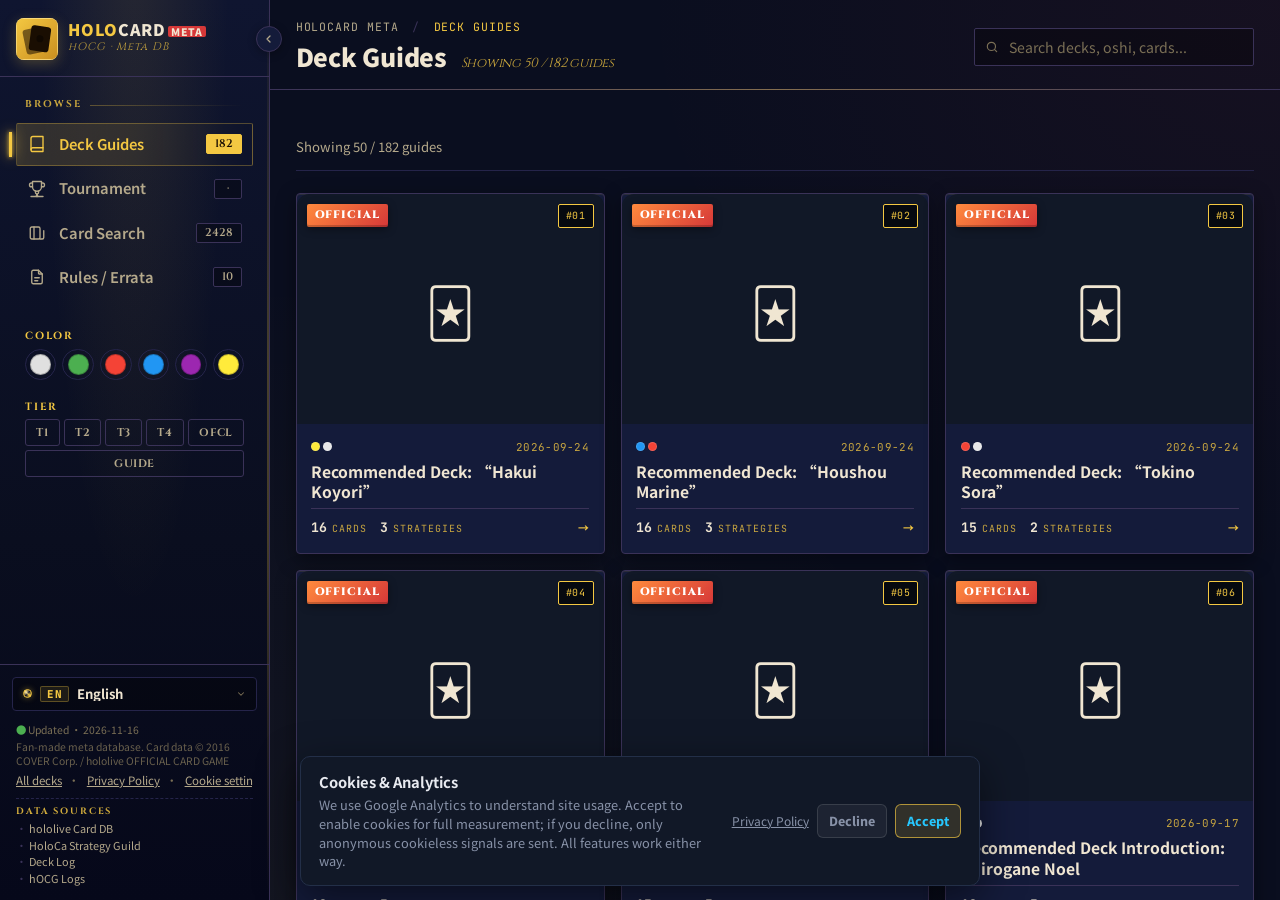
<file: web/es/index.html>
<!DOCTYPE html>
<html lang="es">
<head>
  <meta charset="UTF-8">
  <meta name="viewport" content="width=device-width, initial-scale=1.0">
  <base href="../">
  <script>
    /* Consolidate legacy ?lang=X entry URLs onto the canonical /X/ language
       pages (the SPA reads language from the path). Runs before render so
       crawlers and users land on the canonical URL instead of a duplicate. */
    (function () {
      if (location.pathname !== '/') return;
      var m = location.search.match(/[?&]lang=([^&]+)/);
      if (!m) return;
      var lang = decodeURIComponent(m[1]).replace(/\/+$/, '');
      if (['zh-TW', 'ja', 'en', 'fr', 'es'].indexOf(lang) === -1) return;
      location.replace('/' + lang + '/' + location.hash);
    })();
  </script>
  <meta name="google-site-verification" content="eMj5B-o8zvCf4EeEdcR3iRCgsoGeBQBm_a2FMwr4atM" />
  <meta name="theme-color" content="#07090f">
  <meta name="apple-mobile-web-app-capable" content="yes">
  <meta name="apple-mobile-web-app-title" content="HOLOCARD META">
  <meta name="apple-mobile-web-app-status-bar-style" content="black-translucent">
  <title>Tier list hOCG, guias de mazos y cartas | HOLOCARD META</title>
  <meta name="description" content="Consulta el meta de hololive OFFICIAL CARD GAME (hOCG) con tier list, guias de mazos, recetas de decks, resultados WGP y base de cartas.">
  <link rel="canonical" href="https://holocardgame-meta.github.io/es/">

  <link rel="alternate" hreflang="zh-TW" href="https://holocardgame-meta.github.io/zh-TW/">
  <link rel="alternate" hreflang="ja" href="https://holocardgame-meta.github.io/ja/">
  <link rel="alternate" hreflang="en" href="https://holocardgame-meta.github.io/en/">
  <link rel="alternate" hreflang="fr" href="https://holocardgame-meta.github.io/fr/">
  <link rel="alternate" hreflang="es" href="https://holocardgame-meta.github.io/es/">
  <link rel="alternate" hreflang="x-default" href="https://holocardgame-meta.github.io/">

  <link rel="preconnect" href="https://fonts.googleapis.com">
  <link rel="preconnect" href="https://fonts.gstatic.com" crossorigin>
  <link rel="preconnect" href="https://www.holocardstrategy.jp" crossorigin>
  <link rel="preconnect" href="https://en.hololive-official-cardgame.com" crossorigin>
  <link rel="dns-prefetch" href="https://hololive-cardgame.github.io">

  <meta property="og:type" content="website">
  <meta property="og:title" content="Tier list hOCG, guias de mazos y cartas | HOLOCARD META">
  <meta property="og:description" content="Consulta el meta de hololive OFFICIAL CARD GAME (hOCG) con tier list, guias de mazos, recetas de decks, resultados WGP y base de cartas.">
  <meta property="og:url" content="https://holocardgame-meta.github.io/es/">
  <meta property="og:image" content="https://holocardgame-meta.github.io/og-image.png">
  <meta property="og:image:type" content="image/png">
  <meta property="og:image:width" content="1200">
  <meta property="og:image:height" content="630">
  <meta property="og:site_name" content="HOLOCARD META">
  <meta property="og:locale" content="es_ES">
  <meta property="og:locale:alternate" content="zh_TW">
  <meta property="og:locale:alternate" content="ja_JP">
  <meta property="og:locale:alternate" content="en_US">
  <meta property="og:locale:alternate" content="fr_FR">

  <meta name="twitter:card" content="summary_large_image">
  <meta name="twitter:title" content="Tier list hOCG, guias de mazos y cartas | HOLOCARD META">
  <meta name="twitter:description" content="Consulta el meta de hololive OFFICIAL CARD GAME (hOCG) con tier list, guias de mazos, recetas de decks, resultados WGP y base de cartas.">
  <meta name="twitter:image" content="https://holocardgame-meta.github.io/og-image.png">

  <link rel="icon" type="image/svg+xml" href="favicon.svg">
  <link rel="manifest" href="manifest.webmanifest">
  <link rel="apple-touch-icon" href="icons/icon-192.png">
  <link rel="preload" as="image" href="images/lcp-hero-0.webp" type="image/webp" fetchpriority="high">
  <link rel="preload" as="image" href="images/lcp-hero-1.webp" type="image/webp" fetchpriority="high">
  <link rel="preload" as="image" href="images/lcp-hero-2.webp" type="image/webp" fetchpriority="high">
  <link rel="preload" as="image" href="images/lcp-hero-3.webp" type="image/webp" fetchpriority="high">

  <style>
    /* Critical CSS — minimal first-paint shell so .app grid is in place before style.css loads */
    :root{--bg-0:#07090f;--bg-1:#0b0f1c;--bg-2:#111827;--border:#232f48;--border-2:#1a2335;--text-1:#e8eaf0;--text-2:#8892a8;--accent:#f4c842;--sidebar-w:270px;--rail-w:64px;--radius:8px}
    *{margin:0;padding:0;box-sizing:border-box}
    html,body{height:100%}
    body{background:var(--bg-0);color:var(--text-1);font-family:'Noto Sans TC','Noto Sans JP',system-ui,sans-serif;line-height:1.55;overflow:hidden}
    .app{display:grid;grid-template-columns:var(--sidebar-w) 1fr;height:100vh;background:var(--bg-0);transition:grid-template-columns .22s ease}
    .app[data-collapsed="true"]{grid-template-columns:var(--rail-w) 1fr}
    .sidebar{background:linear-gradient(180deg,var(--bg-1) 0%,var(--bg-0) 100%);border-right:1px solid var(--border-2);display:flex;flex-direction:column;min-width:0;position:relative}
    .main{display:flex;flex-direction:column;overflow:hidden;min-width:0;background:var(--bg-0)}
    #mainContent{flex:1;overflow-y:auto;min-width:0}
    .view{display:none}.view.active{display:block;padding:1.4rem 1.6rem 3rem}
    .loading{text-align:center;color:var(--text-2);padding:4rem;font-size:1.05rem}
    .modal[hidden]{display:none}
    .guides-grid{display:grid;grid-template-columns:repeat(auto-fill,minmax(260px,1fr));gap:1rem}
    .skel-card{height:280px;background:var(--bg-2);border-radius:14px;animation:skel-pulse 1.5s ease-in-out infinite}
    @keyframes skel-pulse{0%,100%{opacity:.6}50%{opacity:.3}}
    .mobile-hamburger,.mobile-close,.mobile-backdrop{display:none}
    @media(max-width:768px){.app{grid-template-columns:1fr!important}.sidebar{position:fixed;top:0;bottom:0;left:0;width:280px;max-width:85vw;z-index:90;transform:translateX(-100%);transition:transform .26s cubic-bezier(.2,.85,.3,1)}.app[data-drawer="open"] .sidebar{transform:translateX(0)}}
  </style>

  <link rel="modulepreload" href="app.js">
  <link rel="modulepreload" href="seo-config.mjs">
  <link rel="modulepreload" href="i18n.js">
  <link rel="modulepreload" href="components/guides-view.js">
  <link rel="modulepreload" href="components/deck-view.js">
  <link rel="modulepreload" href="components/card-view.js">
  <link rel="modulepreload" href="components/tournament-view.js">

  <link rel="preload" href="style.css?v=4" as="style" onload="this.onload=null;this.rel='stylesheet'">
  <link rel="preload" href="https://fonts.googleapis.com/css2?family=Noto+Sans+TC:wght@400;700;900&family=Noto+Sans+JP:wght@400;700&family=Cinzel:wght@500;700;900&family=JetBrains+Mono:wght@400;500;700&family=Orbitron:wght@500;900&display=swap" as="style" onload="this.onload=null;this.rel='stylesheet'">
  <noscript>
    <link rel="stylesheet" href="style.css?v=4">
    <link rel="stylesheet" href="https://fonts.googleapis.com/css2?family=Noto+Sans+TC:wght@400;700;900&family=Noto+Sans+JP:wght@400;700&family=Cinzel:wght@500;700;900&family=JetBrains+Mono:wght@400;500;700&family=Orbitron:wght@500;900&display=swap">
  </noscript>

  <script type="application/ld+json">
  [
    {
      "@context": "https://schema.org",
      "@type": "WebSite",
      "name": "HOLOCARD META",
      "alternateName": ["ホロカ環境", "hOCG Meta", "hOCG 牌組攻略", "hololive card game meta"],
      "url": "https://holocardgame-meta.github.io/",
      "description": "Fan-made hOCG and ホロカ meta database for deck tier rankings, deck recipes, tournament results, card search, and 牌組攻略.",
      "inLanguage": ["zh-TW", "ja", "en", "fr", "es"]
    },
    {
      "@context": "https://schema.org",
      "@type": "ItemList",
      "name": "hOCG Meta Deck Tier List / ホロカ環境デッキTierランキング",
      "description": "Current meta deck tier rankings for hololive OFFICIAL CARD GAME (hOCG). ホロカ環境最強デッキランキング。",
      "numberOfItems": 3,
      "itemListElement": [
        {"@type": "ListItem", "position": 1, "name": "Tier 1 — 環境トップ / Top Meta Decks", "description": "Top-tier competitive decks with highest tournament win rates. 環境最強・入賞率最高のデッキ。"},
        {"@type": "ListItem", "position": 2, "name": "Tier 2 — 上位デッキ / Strong Decks", "description": "Strong competitive decks viable in WGP tournaments. 高い押し付け性能を持つデッキ。"},
        {"@type": "ListItem", "position": 3, "name": "Tier 3 — 健闘デッキ / Viable Decks", "description": "Playable decks with niche strategies in current meta. 環境で十分に戦えるデッキ。"}
      ]
    },
    {
      "@context": "https://schema.org",
      "@type": "BreadcrumbList",
      "itemListElement": [
        {"@type": "ListItem", "position": 1, "name": "HOLOCARD META", "item": "https://holocardgame-meta.github.io/"},
        {"@type": "ListItem", "position": 2, "name": "Deck Guides / デッキ攻略", "item": "https://holocardgame-meta.github.io/#guides"},
        {"@type": "ListItem", "position": 3, "name": "Tournament / 大会デッキ", "item": "https://holocardgame-meta.github.io/#tournament"},
        {"@type": "ListItem", "position": 4, "name": "Card Search / カード検索", "item": "https://holocardgame-meta.github.io/#cards"}
      ]
    }
  ]
  </script>

  <script>window.__LCP_OPTS=["images/lcp-hero-0.webp","images/lcp-hero-1.webp","images/lcp-hero-2.webp","images/lcp-hero-3.webp"];</script>
</head>
<body>
  <h1 class="visually-hidden">
    <span class="title-holo">HOLO</span><span class="title-card">CARD</span><span class="title-meta">META</span>
    — hololive OFFICIAL CARD GAME 環境牌組資料庫
  </h1>

  <div class="app" data-collapsed="false" data-style="arena" data-drawer="closed" id="appShell">
    <div class="mobile-backdrop" id="mobileBackdrop" aria-hidden="true"></div>

    <aside class="sidebar" aria-label="Primary navigation">
      <div class="brand">
        <div class="brand-mark" aria-hidden="true">
          <img class="brand-mark-icon" src="favicon.svg" alt="" width="42" height="42">
        </div>
        <div class="brand-text-wrap">
          <div class="brand-name">
            <span class="holo">HOLO</span><span class="card">CARD</span><span class="meta">META</span>
          </div>
          <div class="brand-sub" data-i18n="brand_sub">hOCG · 環境資料庫</div>
        </div>
      </div>

      <button class="collapse-btn" id="collapseBtn" title="收合側邊欄" aria-label="Collapse sidebar">
        <svg width="12" height="12" viewBox="0 0 24 24" fill="none" stroke="currentColor" stroke-width="2.5" stroke-linecap="round" stroke-linejoin="round" aria-hidden="true">
          <path d="m14 18-6-6 6-6"/>
        </svg>
      </button>

      <button class="mobile-close" id="mobileClose" aria-label="Close menu">
        <svg width="14" height="14" viewBox="0 0 24 24" fill="none" stroke="currentColor" stroke-width="2.5" stroke-linecap="round" stroke-linejoin="round" aria-hidden="true"><path d="M18 6 6 18M6 6l12 12"/></svg>
      </button>

      <div class="sidebar-body">
        <div class="nav-section">
          <div class="nav-section-label" data-i18n="nav_section_browse">瀏覽</div>
          <div class="nav-item active" data-view="guides" role="button" tabindex="0">
            <div class="nav-icon" aria-hidden="true">
              <svg width="18" height="18" viewBox="0 0 24 24" fill="none" stroke="currentColor" stroke-width="1.8" stroke-linecap="round" stroke-linejoin="round"><path d="M4 19.5A2.5 2.5 0 0 1 6.5 17H20"/><path d="M6.5 2H20v20H6.5A2.5 2.5 0 0 1 4 19.5v-15A2.5 2.5 0 0 1 6.5 2z"/></svg>
            </div>
            <div class="nav-label" data-i18n="nav_guides">牌組攻略</div>
            <div class="nav-count" id="navCountGuides">·</div>
          </div>
          <div class="nav-item" data-view="tournament" role="button" tabindex="0">
            <div class="nav-icon" aria-hidden="true">
              <svg width="18" height="18" viewBox="0 0 24 24" fill="none" stroke="currentColor" stroke-width="1.8" stroke-linecap="round" stroke-linejoin="round"><path d="M6 9H4.5a2.5 2.5 0 0 1 0-5H6"/><path d="M18 9h1.5a2.5 2.5 0 0 0 0-5H18"/><path d="M4 22h16"/><path d="M10 14.66V17c0 .55.47.98.97 1.21C12.15 18.75 13 20.24 13 22"/><path d="M14 14.66V17c0 .55-.47.98-.97 1.21C11.85 18.75 11 20.24 11 22"/><path d="M18 2H6v7a6 6 0 0 0 12 0V2Z"/></svg>
            </div>
            <div class="nav-label" data-i18n="nav_tournament">大賽牌組</div>
            <div class="nav-count" id="navCountTournament">·</div>
          </div>
          <div class="nav-item" data-view="cards" role="button" tabindex="0">
            <div class="nav-icon" aria-hidden="true">
              <svg width="18" height="18" viewBox="0 0 24 24" fill="none" stroke="currentColor" stroke-width="1.8" stroke-linecap="round" stroke-linejoin="round"><rect x="3" y="4" width="13" height="16" rx="2"/><path d="M8 4v16"/><path d="M21 9v9a2 2 0 0 1-2 2h-3"/></svg>
            </div>
            <div class="nav-label" data-i18n="nav_cards">卡片搜尋</div>
            <div class="nav-count" id="navCountCards">·</div>
          </div>
          <div class="nav-item" data-view="rules" role="button" tabindex="0">
            <div class="nav-icon" aria-hidden="true">
              <svg width="18" height="18" viewBox="0 0 24 24" fill="none" stroke="currentColor" stroke-width="1.8" stroke-linecap="round" stroke-linejoin="round"><path d="M14 3v4a1 1 0 0 0 1 1h4"/><path d="M17 21H7a2 2 0 0 1-2-2V5a2 2 0 0 1 2-2h7l5 5v11a2 2 0 0 1-2 2z"/><path d="M9 13h6"/><path d="M9 17h4"/></svg>
            </div>
            <div class="nav-label" data-i18n="nav_rules">規則 / 勘誤表</div>
            <div class="nav-count" id="navCountRules">·</div>
          </div>
        </div>

        <div class="nav-section filter-section" id="filterSection">
          <div class="filter-header" data-filter="color">
            <span class="filter-header-label" data-i18n="filter_color">顏色</span>
            <span class="filter-header-count" id="colorFilterCount" hidden>0</span>
            <button class="filter-header-clear" id="colorFilterClear" hidden data-i18n="filter_clear">清除</button>
          </div>
          <div class="color-dot-grid" id="colorDotGrid" role="group" aria-label="Color filter">
            <button class="color-dot" data-color="白" style="--c:#e0e0e0" title="白" aria-pressed="false">
              <span class="color-dot-inner"></span>
              <svg class="color-dot-check" viewBox="0 0 24 24" fill="none" stroke="currentColor" stroke-width="3.5" stroke-linecap="round" stroke-linejoin="round" aria-hidden="true"><path d="M20 6 9 17l-5-5"/></svg>
            </button>
            <button class="color-dot" data-color="綠" style="--c:#4caf50" title="綠" aria-pressed="false">
              <span class="color-dot-inner"></span>
              <svg class="color-dot-check" viewBox="0 0 24 24" fill="none" stroke="currentColor" stroke-width="3.5" stroke-linecap="round" stroke-linejoin="round" aria-hidden="true"><path d="M20 6 9 17l-5-5"/></svg>
            </button>
            <button class="color-dot" data-color="紅" style="--c:#f44336" title="紅" aria-pressed="false">
              <span class="color-dot-inner"></span>
              <svg class="color-dot-check" viewBox="0 0 24 24" fill="none" stroke="currentColor" stroke-width="3.5" stroke-linecap="round" stroke-linejoin="round" aria-hidden="true"><path d="M20 6 9 17l-5-5"/></svg>
            </button>
            <button class="color-dot" data-color="藍" style="--c:#2196f3" title="藍" aria-pressed="false">
              <span class="color-dot-inner"></span>
              <svg class="color-dot-check" viewBox="0 0 24 24" fill="none" stroke="currentColor" stroke-width="3.5" stroke-linecap="round" stroke-linejoin="round" aria-hidden="true"><path d="M20 6 9 17l-5-5"/></svg>
            </button>
            <button class="color-dot" data-color="紫" style="--c:#9c27b0" title="紫" aria-pressed="false">
              <span class="color-dot-inner"></span>
              <svg class="color-dot-check" viewBox="0 0 24 24" fill="none" stroke="currentColor" stroke-width="3.5" stroke-linecap="round" stroke-linejoin="round" aria-hidden="true"><path d="M20 6 9 17l-5-5"/></svg>
            </button>
            <button class="color-dot" data-color="黃" style="--c:#ffeb3b" title="黃" aria-pressed="false">
              <span class="color-dot-inner"></span>
              <svg class="color-dot-check" viewBox="0 0 24 24" fill="none" stroke="currentColor" stroke-width="3.5" stroke-linecap="round" stroke-linejoin="round" aria-hidden="true"><path d="M20 6 9 17l-5-5"/></svg>
            </button>
          </div>

          <div class="filter-block-wrap" id="tierFilterBlock">
            <div class="filter-header" data-filter="tier">
              <span class="filter-header-label" data-i18n="filter_tier">Tier</span>
              <span class="filter-header-count" id="tierFilterCount" hidden>0</span>
              <button class="filter-header-clear" id="tierFilterClear" hidden data-i18n="filter_clear">清除</button>
            </div>
            <div class="tier-chip-row" id="tierChipRow" role="group" aria-label="Tier filter">
              <button class="tier-chip" data-tier="1" data-t="1" aria-pressed="false">T1</button>
              <button class="tier-chip" data-tier="2" data-t="2" aria-pressed="false">T2</button>
              <button class="tier-chip" data-tier="3" data-t="3" aria-pressed="false">T3</button>
              <button class="tier-chip" data-tier="4" data-t="4" aria-pressed="false">T4</button>
              <button class="tier-chip" data-tier="official" data-t="official" aria-pressed="false">OFCL</button>
              <button class="tier-chip" data-tier="guide" data-t="guide" aria-pressed="false">GUIDE</button>
            </div>
          </div>

          <div class="filter-block-wrap" id="typeFilterBlock" hidden>
            <div class="filter-header" data-filter="type">
              <span class="filter-header-label" data-i18n="filter_type">類型</span>
              <span class="filter-header-count" id="typeFilterCount" hidden>0</span>
              <button class="filter-header-clear" id="typeFilterClear" hidden data-i18n="filter_clear">清除</button>
            </div>
            <div class="tier-chip-row" id="typeChipRow" role="group" aria-label="Card type filter">
              <button class="tier-chip" data-type="主推" data-t="oshi" aria-pressed="false" data-i18n="type_oshi">主推</button>
              <button class="tier-chip" data-type="成員" data-t="member" aria-pressed="false" data-i18n="type_member">成員</button>
              <button class="tier-chip" data-type="support" data-t="support" aria-pressed="false" data-i18n="type_support">支援</button>
              <button class="tier-chip" data-type="吶喊" data-t="cheer" aria-pressed="false" data-i18n="type_cheer">吶喊</button>
            </div>
          </div>

          <button class="clear-all-btn" id="clearAllBtn" hidden>
            <svg width="12" height="12" viewBox="0 0 24 24" fill="none" stroke="currentColor" stroke-width="2.5" stroke-linecap="round" stroke-linejoin="round" aria-hidden="true"><path d="M18 6 6 18M6 6l12 12"/></svg>
            <span data-i18n="filter_clear_all">清除全部篩選</span>
          </button>
        </div>
      </div>

      <div class="sidebar-foot">
        <div class="lang-picker" id="langPicker">
          <button class="lang-trigger" id="langTrigger" type="button" aria-haspopup="listbox" aria-expanded="false" aria-label="Language">
            <span class="globe-mini" aria-hidden="true"></span>
            <span class="lang-trigger-code" id="langTriggerCode">ZH</span>
            <span class="lang-trigger-name" id="langTriggerName">繁體中文</span>
            <svg class="lang-trigger-chevron" width="10" height="10" viewBox="0 0 24 24" fill="none" stroke="currentColor" stroke-width="2.5" stroke-linecap="round" stroke-linejoin="round" aria-hidden="true"><polyline points="6 9 12 15 18 9"/></svg>
          </button>
          <ul class="lang-pop" id="langPop" role="listbox" aria-label="Language" hidden>
            <li class="lang-opt is-active" role="option" data-lang="zh-TW" aria-selected="true" tabindex="0">
              <span class="lang-opt-code">ZH</span>
              <span class="lang-opt-name">繁體中文</span>
              <span class="lang-opt-check" aria-hidden="true">✓</span>
            </li>
            <li class="lang-opt" role="option" data-lang="ja" aria-selected="false" tabindex="0">
              <span class="lang-opt-code">JA</span>
              <span class="lang-opt-name">日本語</span>
              <span class="lang-opt-check" aria-hidden="true">✓</span>
            </li>
            <li class="lang-opt" role="option" data-lang="en" aria-selected="false" tabindex="0">
              <span class="lang-opt-code">EN</span>
              <span class="lang-opt-name">English</span>
              <span class="lang-opt-check" aria-hidden="true">✓</span>
            </li>
            <li class="lang-opt" role="option" data-lang="fr" aria-selected="false" tabindex="0">
              <span class="lang-opt-code">FR</span>
              <span class="lang-opt-name">Français</span>
              <span class="lang-opt-check" aria-hidden="true">✓</span>
            </li>
            <li class="lang-opt" role="option" data-lang="es" aria-selected="false" tabindex="0">
              <span class="lang-opt-code">ES</span>
              <span class="lang-opt-name">Español</span>
              <span class="lang-opt-check" aria-hidden="true">✓</span>
            </li>
          </ul>
        </div>
        <div class="foot-meta">
          <div class="foot-meta-line">
            <span class="dot">●</span> <span data-i18n="footer_updated">Updated</span> · <span id="footMetaDate">v4.0</span>
          </div>
          <div class="foot-meta-line foot-meta-disclaimer" data-i18n="footer_disclaimer">Fan-made 環境資料庫。卡片資料 © 2016 COVER Corp. / hololive OFFICIAL CARD GAME</div>
          <div class="foot-meta-line foot-links">
            <a href="deck/" data-i18n="footer_all_decks">牌組一覽</a>
            <span aria-hidden="true">·</span>
            <a href="privacy.html" target="_blank" rel="noopener" data-i18n="consent_privacy">隱私權政策</a>
            <span aria-hidden="true">·</span>
            <button type="button" class="foot-link-btn" id="consentSettings" data-i18n="footer_cookie_settings">Cookie 設定</button>
          </div>
          <div class="foot-meta-sources">
            <div class="foot-meta-sources-label"><span data-i18n="footer_sources">資料來源</span></div>
            <ul class="foot-meta-sources-list">
              <li><a href="https://hololive-cardgame.github.io/cards/" target="_blank" rel="noopener" data-i18n="footer_card_db">hololive卡牌資料庫</a></li>
              <li><a href="https://www.holocardstrategy.jp/" target="_blank" rel="noopener" data-i18n="footer_strategy">ホロカ攻略ギルド</a></li>
              <li><a href="https://decklog-en.bushiroad.com/" target="_blank" rel="noopener">Deck Log</a></li>
              <li><a href="https://hocg-logs.holotune.jp/" target="_blank" rel="noopener">hOCG Logs</a></li>
            </ul>
          </div>
        </div>
      </div>
    </aside>

    <main class="main">
      <div class="topbar">
        <button class="mobile-hamburger" id="mobileHamburger" aria-label="Open menu">
          <svg width="18" height="18" viewBox="0 0 24 24" fill="none" stroke="currentColor" stroke-width="2.2" stroke-linecap="round" stroke-linejoin="round" aria-hidden="true"><path d="M3 6h18M3 12h18M3 18h18"/></svg>
        </button>

        <div class="topbar-left">
          <div class="crumb">
            HOLOCARD META <span class="sep">/</span> <span class="cur" id="crumbCur">牌組攻略</span>
          </div>
          <div class="topbar-title">
            <span id="topbarTitle">牌組攻略</span>
            <small id="topbarSubtitle"></small>
          </div>
        </div>

        <div class="topbar-search">
          <span class="search-icon" aria-hidden="true">
            <svg width="14" height="14" viewBox="0 0 24 24" fill="none" stroke="currentColor" stroke-width="2" stroke-linecap="round" stroke-linejoin="round"><circle cx="11" cy="11" r="7"/><path d="m20 20-3.5-3.5"/></svg>
          </span>
          <input type="text" id="topbarSearch" data-i18n-placeholder="topbar_search_placeholder" placeholder="搜尋牌組、推し、卡片..." autocomplete="off" />
        </div>
      </div>

      <div class="active-filter-bar" id="activeFilterBar" hidden></div>

      <div id="mainContent">
        <div id="guidesView" class="view active">
          <div class="guides-header">
            <h2 id="guidesTitle" hidden>&nbsp;</h2>
            <p class="guides-desc" id="guidesDesc" hidden>&nbsp;</p>
            <div class="guides-search-box" hidden>
              <input type="text" id="guideSearch" class="search-input" placeholder="" />
            </div>
          </div>
          <div class="result-meta">
            <div class="result-meta-text" id="guidesCount">&nbsp;</div>
          </div>
          <div class="guides-grid" id="guidesGrid">
            <div class="skel-card"></div><div class="skel-card"></div><div class="skel-card"></div><div class="skel-card"></div>
            <div class="skel-card"></div><div class="skel-card"></div><div class="skel-card"></div><div class="skel-card"></div>
          </div>
          <div class="guides-load-more-wrap" id="guidesLoadMoreWrap" style="display:none">
            <button class="guides-load-more-btn" id="guidesLoadMore"></button>
          </div>
        </div>
        <div id="tournamentView" class="view">
          <div class="loading" data-i18n="loading">載入中...</div>
        </div>
        <div id="cardsView" class="view">
          <div class="loading" data-i18n="loading">載入中...</div>
        </div>
        <div id="rulesView" class="view">
          <div class="loading" data-i18n="loading">載入中...</div>
        </div>

      </div>

      <!-- Hidden mirror so view components can read/write search values without DOM lookups failing -->
      <input type="text" id="cardSearch" hidden aria-hidden="true">
    </main>
  </div>

  <noscript>
    <div style="max-width:700px;margin:2rem auto;padding:1rem;color:#ccc">
      <h2>HOLOCARD META - hOCG Tier List & Deck Guide Database</h2>
      <p>The most comprehensive fan-made meta deck database for hololive OFFICIAL CARD GAME (hOCG / ホロカ). Browse competitive tier rankings, deck recipes, tournament results, and a full card database — updated weekly. Not affiliated with COVER Corp.</p>

      <h3>hololive Card Game Tier List & Meta Rankings</h3>
      <p>Our tier list ranks every competitive hOCG deck into Tier 1, Tier 2, and Tier 3 based on WGP tournament win rates, usage rates, and overall meta performance. Find out which Oshi decks dominate the current competitive scene.</p>

      <h3>Deck Guides & Recipes (100+)</h3>
      <ul>
        <li><strong>Strategy Guides</strong> — 100+ detailed deck guides from holocardstrategy.jp with card breakdowns, mulligan advice, and turn-by-turn play patterns</li>
        <li><strong>Official Recommended Decks (30+)</strong> — Bushiroad's official deck recipes from en.hololive-official-cardgame.com with key card spotlights</li>
        <li><strong>Deck Building Tips</strong> — Learn how to build competitive decks by color (White, Green, Red, Blue, Purple, Yellow) with recommended card ratios</li>
      </ul>

      <h3>WGP Tournament Results</h3>
      <p>Complete tournament results from WGP2025-26 season including Tokyo, Chiba, Aichi, and more. View winning deck lists, Oshi usage rates, deck codes for Bushiroad Deck Log, and placement details for every event.</p>

      <h3>Card Database (1600+ Cards)</h3>
      <p>Search all hOCG cards by name, color, type (Oshi, Member, Support, Cheer), effect text, and product set. View every art variant and card detail including HP, damage, Bloom level, and special abilities.</p>

      <h3>Popular Oshi Deck Archetypes</h3>
      <p>Hoshimachi Suisei (星街すいせい), Tokoyami Towa (常闇トワ), Usada Pekora (兎田ぺこら), Sakura Miko (さくらみこ), Shirakami Fubuki (白上フブキ), Amane Kanata (天音かなた), Houshou Marine (宝鐘マリン), Oozora Subaru (大空スバル), La+ Darknesss (ラプラス・ダークネス), Hakui Koyori (博衣こより), FUWAMOCO (フワモコ), Shishiro Botan (獅白ぼたん), Himemori Luna (姫森ルーナ), Momosuzu Nene (桃鈴ねね), AZKi, and more.</p>

      <h3>ホロカ環境デッキデータベース — 最強デッキランキング</h3>
      <p>ホロライブカードゲーム (hOCG / ホロカ) のファンメイド環境データベースです。WGP大会入賞率を基にしたTierランキング、100以上のデッキ攻略記事、デッキレシピ、カード検索を提供しています。</p>

      <h4>デッキ攻略ガイド (100件以上)</h4>
      <p>holocardstrategy.jpの全攻略記事を収録。採用カード解説、マリガン判断、回し方（ターン別戦略）を含む詳細ガイド。色別（白・緑・赤・青・紫・黄）やTier別で絞り込み可能。初心者から上級者まで、デッキ構築の参考にどうぞ。</p>

      <h4>WGP大会結果・入賞デッキ</h4>
      <p>WGP2025-26シーズン（東京・千葉・愛知など）の入賞デッキ一覧。推し使用率、デッキコード（Deck Log対応）、順位を確認できます。環境の変化を追いたい方に。</p>

      <h4>カード検索 (1600枚以上)</h4>
      <p>全カードを名前・色・タイプ（推し・メンバー・サポート・エール）・効果テキスト・収録商品で検索。全イラストバリエーション対応。HP、ダメージ、ブルームレベルなどの詳細情報も確認可能。</p>

      <h4>人気推しデッキ一覧</h4>
      <p>星街すいせい、常闇トワ、兎田ぺこら、さくらみこ、白上フブキ、天音かなた、宝鐘マリン、大空スバル、ラプラス・ダークネス、博衣こより、FUWAMOCO、獅白ぼたん、姫森ルーナ、桃鈴ねね、AZKi など人気推しの環境デッキを網羅。</p>

      <h3>Guides de decks hOCG en français</h3>
      <p>HOLOCARD META est une base de données fan-made pour hololive OFFICIAL CARD GAME (hOCG / ホロカ). Elle propose une tier list, des guides de decks, des recettes de decks, des résultats de tournois WGP et une recherche de cartes pour suivre le méta en français.</p>

      <h4>Tier list, recettes de decks et résultats WGP</h4>
      <p>Comparez les decks Tier 1, Tier 2 et Tier 3, consultez les listes recommandées par Bushiroad, retrouvez les archétypes populaires par Oshi et couleur, et préparez vos choix de cartes pour le jeu compétitif.</p>

      <h3>Guías de mazos hOCG en español</h3>
      <p>HOLOCARD META es una base de datos fan-made para hololive OFFICIAL CARD GAME (hOCG / ホロカ). Incluye tier list, guías de mazos, recetas de decks, resultados de torneos WGP y búsqueda de cartas para jugadores que consultan el meta en español.</p>

      <h4>Tier list, recetas de decks y torneos</h4>
      <p>Consulta rankings Tier 1, Tier 2 y Tier 3 basados en resultados competitivos, revisa listas recomendadas por Bushiroad y encuentra estrategias por color, Oshi y arquetipo para construir mazos competitivos.</p>

      <h3>hOCG 牌組攻略與環境資料庫</h3>
      <p>HOLOCARD META 是 hololive OFFICIAL CARD GAME (hOCG / ホロカ) 的粉絲製環境資料庫。提供 Tier 排行榜、牌組攻略、牌組配方、大賽結果與卡片資料庫，方便繁體中文玩家查詢目前 hololive 卡牌遊戲環境。</p>

      <h4>Tier 排行榜、牌組配方與大賽結果</h4>
      <p>依 WGP 大賽入賞資料整理 Tier 1、Tier 2、Tier 3 牌組，收錄官方推薦牌組、Deck Log 代碼、推し使用率與色組策略，協助玩家比較環境牌組與構築方向。</p>

      <p>Available in Chinese (繁體中文), English, Japanese (日本語), French (Français), and Spanish (Español). Data sourced from holocardstrategy.jp, Bushiroad Deck Log, hOCG Logs (hocg-logs.holotune.jp), and en.hololive-official-cardgame.com. Updated weekly.</p>
      <p>Please enable JavaScript to use this application.</p>
    </div>
  </noscript>

  <div id="deckModal" class="modal" hidden>
    <div class="modal-backdrop"></div>
    <div class="modal-content" role="dialog" aria-modal="true" aria-label="牌組詳情 Deck details">
      <button class="modal-close" aria-label="Close">&times;</button>
      <button class="modal-share" type="button" aria-label="分享 Share" title="Share">
        <svg width="14" height="14" viewBox="0 0 24 24" fill="none" stroke="currentColor" stroke-width="2" stroke-linecap="round" stroke-linejoin="round" aria-hidden="true"><circle cx="18" cy="5" r="3"/><circle cx="6" cy="12" r="3"/><circle cx="18" cy="19" r="3"/><line x1="8.59" y1="13.51" x2="15.42" y2="17.49"/><line x1="15.41" y1="6.51" x2="8.59" y2="10.49"/></svg>
      </button>
      <div id="deckModalBody"></div>
    </div>
  </div>

  <div id="cardModal" class="modal" hidden>
    <div class="modal-backdrop"></div>
    <div class="modal-content card-modal-content" role="dialog" aria-modal="true" aria-label="卡片詳情 Card details">
      <button class="modal-close" aria-label="Close">&times;</button>
      <button class="modal-share" type="button" aria-label="分享 Share" title="Share">
        <svg width="14" height="14" viewBox="0 0 24 24" fill="none" stroke="currentColor" stroke-width="2" stroke-linecap="round" stroke-linejoin="round" aria-hidden="true"><circle cx="18" cy="5" r="3"/><circle cx="6" cy="12" r="3"/><circle cx="18" cy="19" r="3"/><line x1="8.59" y1="13.51" x2="15.42" y2="17.49"/><line x1="15.41" y1="6.51" x2="8.59" y2="10.49"/></svg>
      </button>
      <div id="cardModalBody"></div>
    </div>
  </div>

  <div id="consentBanner" class="consent-banner" hidden role="dialog" aria-live="polite" aria-labelledby="consentTitle">
    <div class="consent-copy">
      <div class="consent-title" id="consentTitle" data-i18n="consent_title">Cookie 與分析</div>
      <p class="consent-body" data-i18n="consent_body">我們使用 Google Analytics 了解網站使用情況。接受即啟用 Cookie 完整統計；拒絕則僅傳送無 Cookie 的匿名訊號，不影響任何功能。</p>
    </div>
    <div class="consent-actions">
      <a class="consent-link" href="privacy.html" target="_blank" rel="noopener" data-i18n="consent_privacy">隱私權政策</a>
      <button type="button" class="app-install-btn app-install-btn-muted" id="consentDecline" data-i18n="consent_decline">拒絕</button>
      <button type="button" class="app-install-btn" id="consentAccept" data-i18n="consent_accept">接受</button>
    </div>
  </div>

  <div id="iosInstallPrompt" class="app-install-prompt" hidden role="dialog" aria-live="polite" aria-labelledby="iosInstallTitle">
    <img class="app-install-icon" src="favicon.svg" alt="" width="42" height="42" aria-hidden="true">
    <div class="app-install-copy">
      <div class="app-install-title" id="iosInstallTitle" data-i18n="install_prompt_title">加入主畫面</div>
      <p id="iosInstallBody" data-i18n="install_prompt_body">在 Safari 按分享按鈕，選擇「加入主畫面」即可像 App 一樣快速開啟。</p>
    </div>
    <div class="app-install-actions">
      <button type="button" class="app-install-btn app-install-btn-muted" id="iosInstallLater" data-i18n="install_prompt_later">稍後</button>
      <button type="button" class="app-install-btn" id="iosInstallDismiss" data-i18n="install_prompt_dismiss">知道了</button>
    </div>
  </div>

  <div id="androidInstallPrompt" class="app-install-prompt" hidden role="dialog" aria-live="polite" aria-labelledby="androidInstallTitle">
    <img class="app-install-icon" src="favicon.svg" alt="" width="42" height="42" aria-hidden="true">
    <div class="app-install-copy">
      <div class="app-install-title" id="androidInstallTitle" data-i18n="install_prompt_title">加入主畫面</div>
      <p data-i18n="install_prompt_android_body">在 Chrome 按「加入」即可把 HOLOCARD META 安裝到主畫面，像 App 一樣快速開啟。</p>
    </div>
    <div class="app-install-actions">
      <button type="button" class="app-install-btn app-install-btn-muted" id="androidInstallLater" data-i18n="install_prompt_later">稍後</button>
      <button type="button" class="app-install-btn" id="androidInstallNow" data-i18n="install_prompt_android_install">加入</button>
    </div>
  </div>

  <script type="module" src="app.js"></script>
  <script>
    window.HOLOCARD_GA_ID = 'G-8WS4X0WWQQ';
    window.dataLayer = window.dataLayer || [];
    window.gtag = window.gtag || function(){window.dataLayer.push(arguments);};
    // Advanced Consent Mode: gtag.js always loads (lazily), but analytics_storage
    // stays denied until the visitor accepts via the consent banner — GA then
    // receives only cookieless anonymous pings and models the gap. The stored
    // choice is applied as the default before config to avoid a denied->granted
    // flip on every page load.
    (function(){
      var granted = false;
      try { granted = localStorage.getItem('holo-consent') === 'granted'; } catch (e) {}
      window.gtag('consent', 'default', {
        analytics_storage: granted ? 'granted' : 'denied',
        ad_storage: 'denied',
        ad_user_data: 'denied',
        ad_personalization: 'denied'
      });
    })();
    window.gtag('js', new Date());
    window.gtag('config', window.HOLOCARD_GA_ID, { send_page_view: false });
    (function(){
      var loaded = false;
      function load(){
        if (loaded) return;
        loaded = true;
        var s = document.createElement('script');
        s.src = 'https://www.googletagmanager.com/gtag/js?id=' + window.HOLOCARD_GA_ID;
        document.head.appendChild(s);
      }
      window.holocardLoadGoogleTag = load;
      window.holocardConsentGranted = function(){
        window.gtag('consent', 'update', { analytics_storage: 'granted' });
        load();
      };
      ['click','scroll','keydown','touchstart'].forEach(function(e){
        document.addEventListener(e, load, {capture:true,once:true,passive:true});
      });
      setTimeout(load, 8000);
    })();
    if ('serviceWorker' in navigator) {
      navigator.serviceWorker.register('/sw.js').catch(function(){});
    }
  </script>
</body>
</html>
</file>
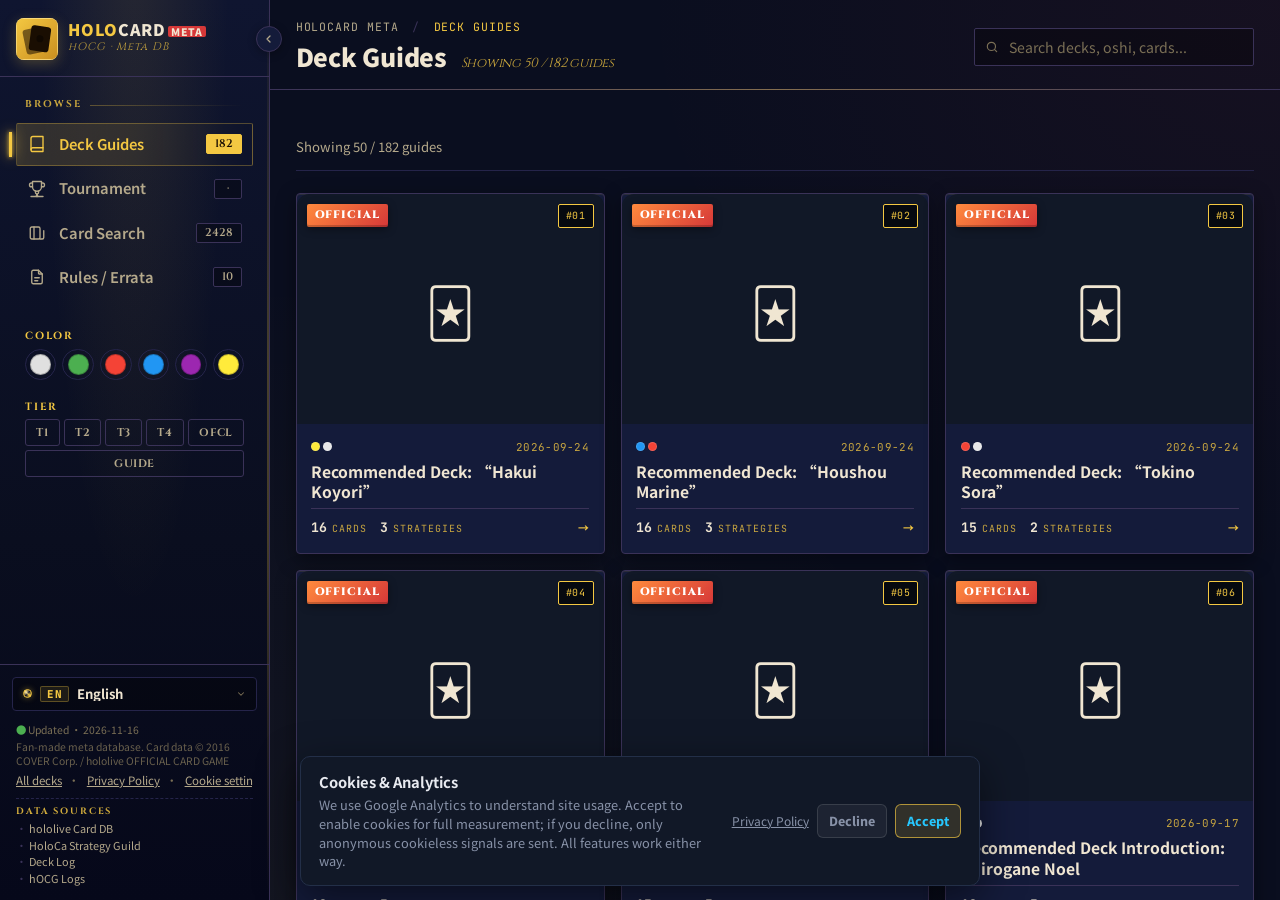
<file: web/fr/index.html>
<!DOCTYPE html>
<html lang="fr">
<head>
  <meta charset="UTF-8">
  <meta name="viewport" content="width=device-width, initial-scale=1.0">
  <base href="../">
  <script>
    /* Consolidate legacy ?lang=X entry URLs onto the canonical /X/ language
       pages (the SPA reads language from the path). Runs before render so
       crawlers and users land on the canonical URL instead of a duplicate. */
    (function () {
      if (location.pathname !== '/') return;
      var m = location.search.match(/[?&]lang=([^&]+)/);
      if (!m) return;
      var lang = decodeURIComponent(m[1]).replace(/\/+$/, '');
      if (['zh-TW', 'ja', 'en', 'fr', 'es'].indexOf(lang) === -1) return;
      location.replace('/' + lang + '/' + location.hash);
    })();
  </script>
  <meta name="google-site-verification" content="eMj5B-o8zvCf4EeEdcR3iRCgsoGeBQBm_a2FMwr4atM" />
  <meta name="theme-color" content="#07090f">
  <meta name="apple-mobile-web-app-capable" content="yes">
  <meta name="apple-mobile-web-app-title" content="HOLOCARD META">
  <meta name="apple-mobile-web-app-status-bar-style" content="black-translucent">
  <title>Tier list hOCG, guides de decks et cartes | HOLOCARD META</title>
  <meta name="description" content="Suivez le meta hololive OFFICIAL CARD GAME (hOCG) avec tier list, guides de decks, recettes de decks, resultats WGP et base de cartes consultable.">
  <link rel="canonical" href="https://holocardgame-meta.github.io/fr/">

  <link rel="alternate" hreflang="zh-TW" href="https://holocardgame-meta.github.io/zh-TW/">
  <link rel="alternate" hreflang="ja" href="https://holocardgame-meta.github.io/ja/">
  <link rel="alternate" hreflang="en" href="https://holocardgame-meta.github.io/en/">
  <link rel="alternate" hreflang="fr" href="https://holocardgame-meta.github.io/fr/">
  <link rel="alternate" hreflang="es" href="https://holocardgame-meta.github.io/es/">
  <link rel="alternate" hreflang="x-default" href="https://holocardgame-meta.github.io/">

  <link rel="preconnect" href="https://fonts.googleapis.com">
  <link rel="preconnect" href="https://fonts.gstatic.com" crossorigin>
  <link rel="preconnect" href="https://www.holocardstrategy.jp" crossorigin>
  <link rel="preconnect" href="https://en.hololive-official-cardgame.com" crossorigin>
  <link rel="dns-prefetch" href="https://hololive-cardgame.github.io">

  <meta property="og:type" content="website">
  <meta property="og:title" content="Tier list hOCG, guides de decks et cartes | HOLOCARD META">
  <meta property="og:description" content="Suivez le meta hololive OFFICIAL CARD GAME (hOCG) avec tier list, guides de decks, recettes de decks, resultats WGP et base de cartes consultable.">
  <meta property="og:url" content="https://holocardgame-meta.github.io/fr/">
  <meta property="og:image" content="https://holocardgame-meta.github.io/og-image.png">
  <meta property="og:image:type" content="image/png">
  <meta property="og:image:width" content="1200">
  <meta property="og:image:height" content="630">
  <meta property="og:site_name" content="HOLOCARD META">
  <meta property="og:locale" content="fr_FR">
  <meta property="og:locale:alternate" content="zh_TW">
  <meta property="og:locale:alternate" content="ja_JP">
  <meta property="og:locale:alternate" content="en_US">
  <meta property="og:locale:alternate" content="es_ES">

  <meta name="twitter:card" content="summary_large_image">
  <meta name="twitter:title" content="Tier list hOCG, guides de decks et cartes | HOLOCARD META">
  <meta name="twitter:description" content="Suivez le meta hololive OFFICIAL CARD GAME (hOCG) avec tier list, guides de decks, recettes de decks, resultats WGP et base de cartes consultable.">
  <meta name="twitter:image" content="https://holocardgame-meta.github.io/og-image.png">

  <link rel="icon" type="image/svg+xml" href="favicon.svg">
  <link rel="manifest" href="manifest.webmanifest">
  <link rel="apple-touch-icon" href="icons/icon-192.png">
  <link rel="preload" as="image" href="images/lcp-hero-0.webp" type="image/webp" fetchpriority="high">
  <link rel="preload" as="image" href="images/lcp-hero-1.webp" type="image/webp" fetchpriority="high">
  <link rel="preload" as="image" href="images/lcp-hero-2.webp" type="image/webp" fetchpriority="high">
  <link rel="preload" as="image" href="images/lcp-hero-3.webp" type="image/webp" fetchpriority="high">

  <style>
    /* Critical CSS — minimal first-paint shell so .app grid is in place before style.css loads */
    :root{--bg-0:#07090f;--bg-1:#0b0f1c;--bg-2:#111827;--border:#232f48;--border-2:#1a2335;--text-1:#e8eaf0;--text-2:#8892a8;--accent:#f4c842;--sidebar-w:270px;--rail-w:64px;--radius:8px}
    *{margin:0;padding:0;box-sizing:border-box}
    html,body{height:100%}
    body{background:var(--bg-0);color:var(--text-1);font-family:'Noto Sans TC','Noto Sans JP',system-ui,sans-serif;line-height:1.55;overflow:hidden}
    .app{display:grid;grid-template-columns:var(--sidebar-w) 1fr;height:100vh;background:var(--bg-0);transition:grid-template-columns .22s ease}
    .app[data-collapsed="true"]{grid-template-columns:var(--rail-w) 1fr}
    .sidebar{background:linear-gradient(180deg,var(--bg-1) 0%,var(--bg-0) 100%);border-right:1px solid var(--border-2);display:flex;flex-direction:column;min-width:0;position:relative}
    .main{display:flex;flex-direction:column;overflow:hidden;min-width:0;background:var(--bg-0)}
    #mainContent{flex:1;overflow-y:auto;min-width:0}
    .view{display:none}.view.active{display:block;padding:1.4rem 1.6rem 3rem}
    .loading{text-align:center;color:var(--text-2);padding:4rem;font-size:1.05rem}
    .modal[hidden]{display:none}
    .guides-grid{display:grid;grid-template-columns:repeat(auto-fill,minmax(260px,1fr));gap:1rem}
    .skel-card{height:280px;background:var(--bg-2);border-radius:14px;animation:skel-pulse 1.5s ease-in-out infinite}
    @keyframes skel-pulse{0%,100%{opacity:.6}50%{opacity:.3}}
    .mobile-hamburger,.mobile-close,.mobile-backdrop{display:none}
    @media(max-width:768px){.app{grid-template-columns:1fr!important}.sidebar{position:fixed;top:0;bottom:0;left:0;width:280px;max-width:85vw;z-index:90;transform:translateX(-100%);transition:transform .26s cubic-bezier(.2,.85,.3,1)}.app[data-drawer="open"] .sidebar{transform:translateX(0)}}
  </style>

  <link rel="modulepreload" href="app.js">
  <link rel="modulepreload" href="seo-config.mjs">
  <link rel="modulepreload" href="i18n.js">
  <link rel="modulepreload" href="components/guides-view.js">
  <link rel="modulepreload" href="components/deck-view.js">
  <link rel="modulepreload" href="components/card-view.js">
  <link rel="modulepreload" href="components/tournament-view.js">

  <link rel="preload" href="style.css?v=4" as="style" onload="this.onload=null;this.rel='stylesheet'">
  <link rel="preload" href="https://fonts.googleapis.com/css2?family=Noto+Sans+TC:wght@400;700;900&family=Noto+Sans+JP:wght@400;700&family=Cinzel:wght@500;700;900&family=JetBrains+Mono:wght@400;500;700&family=Orbitron:wght@500;900&display=swap" as="style" onload="this.onload=null;this.rel='stylesheet'">
  <noscript>
    <link rel="stylesheet" href="style.css?v=4">
    <link rel="stylesheet" href="https://fonts.googleapis.com/css2?family=Noto+Sans+TC:wght@400;700;900&family=Noto+Sans+JP:wght@400;700&family=Cinzel:wght@500;700;900&family=JetBrains+Mono:wght@400;500;700&family=Orbitron:wght@500;900&display=swap">
  </noscript>

  <script type="application/ld+json">
  [
    {
      "@context": "https://schema.org",
      "@type": "WebSite",
      "name": "HOLOCARD META",
      "alternateName": ["ホロカ環境", "hOCG Meta", "hOCG 牌組攻略", "hololive card game meta"],
      "url": "https://holocardgame-meta.github.io/",
      "description": "Fan-made hOCG and ホロカ meta database for deck tier rankings, deck recipes, tournament results, card search, and 牌組攻略.",
      "inLanguage": ["zh-TW", "ja", "en", "fr", "es"]
    },
    {
      "@context": "https://schema.org",
      "@type": "ItemList",
      "name": "hOCG Meta Deck Tier List / ホロカ環境デッキTierランキング",
      "description": "Current meta deck tier rankings for hololive OFFICIAL CARD GAME (hOCG). ホロカ環境最強デッキランキング。",
      "numberOfItems": 3,
      "itemListElement": [
        {"@type": "ListItem", "position": 1, "name": "Tier 1 — 環境トップ / Top Meta Decks", "description": "Top-tier competitive decks with highest tournament win rates. 環境最強・入賞率最高のデッキ。"},
        {"@type": "ListItem", "position": 2, "name": "Tier 2 — 上位デッキ / Strong Decks", "description": "Strong competitive decks viable in WGP tournaments. 高い押し付け性能を持つデッキ。"},
        {"@type": "ListItem", "position": 3, "name": "Tier 3 — 健闘デッキ / Viable Decks", "description": "Playable decks with niche strategies in current meta. 環境で十分に戦えるデッキ。"}
      ]
    },
    {
      "@context": "https://schema.org",
      "@type": "BreadcrumbList",
      "itemListElement": [
        {"@type": "ListItem", "position": 1, "name": "HOLOCARD META", "item": "https://holocardgame-meta.github.io/"},
        {"@type": "ListItem", "position": 2, "name": "Deck Guides / デッキ攻略", "item": "https://holocardgame-meta.github.io/#guides"},
        {"@type": "ListItem", "position": 3, "name": "Tournament / 大会デッキ", "item": "https://holocardgame-meta.github.io/#tournament"},
        {"@type": "ListItem", "position": 4, "name": "Card Search / カード検索", "item": "https://holocardgame-meta.github.io/#cards"}
      ]
    }
  ]
  </script>

  <script>window.__LCP_OPTS=["images/lcp-hero-0.webp","images/lcp-hero-1.webp","images/lcp-hero-2.webp","images/lcp-hero-3.webp"];</script>
</head>
<body>
  <h1 class="visually-hidden">
    <span class="title-holo">HOLO</span><span class="title-card">CARD</span><span class="title-meta">META</span>
    — hololive OFFICIAL CARD GAME 環境牌組資料庫
  </h1>

  <div class="app" data-collapsed="false" data-style="arena" data-drawer="closed" id="appShell">
    <div class="mobile-backdrop" id="mobileBackdrop" aria-hidden="true"></div>

    <aside class="sidebar" aria-label="Primary navigation">
      <div class="brand">
        <div class="brand-mark" aria-hidden="true">
          <img class="brand-mark-icon" src="favicon.svg" alt="" width="42" height="42">
        </div>
        <div class="brand-text-wrap">
          <div class="brand-name">
            <span class="holo">HOLO</span><span class="card">CARD</span><span class="meta">META</span>
          </div>
          <div class="brand-sub" data-i18n="brand_sub">hOCG · 環境資料庫</div>
        </div>
      </div>

      <button class="collapse-btn" id="collapseBtn" title="收合側邊欄" aria-label="Collapse sidebar">
        <svg width="12" height="12" viewBox="0 0 24 24" fill="none" stroke="currentColor" stroke-width="2.5" stroke-linecap="round" stroke-linejoin="round" aria-hidden="true">
          <path d="m14 18-6-6 6-6"/>
        </svg>
      </button>

      <button class="mobile-close" id="mobileClose" aria-label="Close menu">
        <svg width="14" height="14" viewBox="0 0 24 24" fill="none" stroke="currentColor" stroke-width="2.5" stroke-linecap="round" stroke-linejoin="round" aria-hidden="true"><path d="M18 6 6 18M6 6l12 12"/></svg>
      </button>

      <div class="sidebar-body">
        <div class="nav-section">
          <div class="nav-section-label" data-i18n="nav_section_browse">瀏覽</div>
          <div class="nav-item active" data-view="guides" role="button" tabindex="0">
            <div class="nav-icon" aria-hidden="true">
              <svg width="18" height="18" viewBox="0 0 24 24" fill="none" stroke="currentColor" stroke-width="1.8" stroke-linecap="round" stroke-linejoin="round"><path d="M4 19.5A2.5 2.5 0 0 1 6.5 17H20"/><path d="M6.5 2H20v20H6.5A2.5 2.5 0 0 1 4 19.5v-15A2.5 2.5 0 0 1 6.5 2z"/></svg>
            </div>
            <div class="nav-label" data-i18n="nav_guides">牌組攻略</div>
            <div class="nav-count" id="navCountGuides">·</div>
          </div>
          <div class="nav-item" data-view="tournament" role="button" tabindex="0">
            <div class="nav-icon" aria-hidden="true">
              <svg width="18" height="18" viewBox="0 0 24 24" fill="none" stroke="currentColor" stroke-width="1.8" stroke-linecap="round" stroke-linejoin="round"><path d="M6 9H4.5a2.5 2.5 0 0 1 0-5H6"/><path d="M18 9h1.5a2.5 2.5 0 0 0 0-5H18"/><path d="M4 22h16"/><path d="M10 14.66V17c0 .55.47.98.97 1.21C12.15 18.75 13 20.24 13 22"/><path d="M14 14.66V17c0 .55-.47.98-.97 1.21C11.85 18.75 11 20.24 11 22"/><path d="M18 2H6v7a6 6 0 0 0 12 0V2Z"/></svg>
            </div>
            <div class="nav-label" data-i18n="nav_tournament">大賽牌組</div>
            <div class="nav-count" id="navCountTournament">·</div>
          </div>
          <div class="nav-item" data-view="cards" role="button" tabindex="0">
            <div class="nav-icon" aria-hidden="true">
              <svg width="18" height="18" viewBox="0 0 24 24" fill="none" stroke="currentColor" stroke-width="1.8" stroke-linecap="round" stroke-linejoin="round"><rect x="3" y="4" width="13" height="16" rx="2"/><path d="M8 4v16"/><path d="M21 9v9a2 2 0 0 1-2 2h-3"/></svg>
            </div>
            <div class="nav-label" data-i18n="nav_cards">卡片搜尋</div>
            <div class="nav-count" id="navCountCards">·</div>
          </div>
          <div class="nav-item" data-view="rules" role="button" tabindex="0">
            <div class="nav-icon" aria-hidden="true">
              <svg width="18" height="18" viewBox="0 0 24 24" fill="none" stroke="currentColor" stroke-width="1.8" stroke-linecap="round" stroke-linejoin="round"><path d="M14 3v4a1 1 0 0 0 1 1h4"/><path d="M17 21H7a2 2 0 0 1-2-2V5a2 2 0 0 1 2-2h7l5 5v11a2 2 0 0 1-2 2z"/><path d="M9 13h6"/><path d="M9 17h4"/></svg>
            </div>
            <div class="nav-label" data-i18n="nav_rules">規則 / 勘誤表</div>
            <div class="nav-count" id="navCountRules">·</div>
          </div>
        </div>

        <div class="nav-section filter-section" id="filterSection">
          <div class="filter-header" data-filter="color">
            <span class="filter-header-label" data-i18n="filter_color">顏色</span>
            <span class="filter-header-count" id="colorFilterCount" hidden>0</span>
            <button class="filter-header-clear" id="colorFilterClear" hidden data-i18n="filter_clear">清除</button>
          </div>
          <div class="color-dot-grid" id="colorDotGrid" role="group" aria-label="Color filter">
            <button class="color-dot" data-color="白" style="--c:#e0e0e0" title="白" aria-pressed="false">
              <span class="color-dot-inner"></span>
              <svg class="color-dot-check" viewBox="0 0 24 24" fill="none" stroke="currentColor" stroke-width="3.5" stroke-linecap="round" stroke-linejoin="round" aria-hidden="true"><path d="M20 6 9 17l-5-5"/></svg>
            </button>
            <button class="color-dot" data-color="綠" style="--c:#4caf50" title="綠" aria-pressed="false">
              <span class="color-dot-inner"></span>
              <svg class="color-dot-check" viewBox="0 0 24 24" fill="none" stroke="currentColor" stroke-width="3.5" stroke-linecap="round" stroke-linejoin="round" aria-hidden="true"><path d="M20 6 9 17l-5-5"/></svg>
            </button>
            <button class="color-dot" data-color="紅" style="--c:#f44336" title="紅" aria-pressed="false">
              <span class="color-dot-inner"></span>
              <svg class="color-dot-check" viewBox="0 0 24 24" fill="none" stroke="currentColor" stroke-width="3.5" stroke-linecap="round" stroke-linejoin="round" aria-hidden="true"><path d="M20 6 9 17l-5-5"/></svg>
            </button>
            <button class="color-dot" data-color="藍" style="--c:#2196f3" title="藍" aria-pressed="false">
              <span class="color-dot-inner"></span>
              <svg class="color-dot-check" viewBox="0 0 24 24" fill="none" stroke="currentColor" stroke-width="3.5" stroke-linecap="round" stroke-linejoin="round" aria-hidden="true"><path d="M20 6 9 17l-5-5"/></svg>
            </button>
            <button class="color-dot" data-color="紫" style="--c:#9c27b0" title="紫" aria-pressed="false">
              <span class="color-dot-inner"></span>
              <svg class="color-dot-check" viewBox="0 0 24 24" fill="none" stroke="currentColor" stroke-width="3.5" stroke-linecap="round" stroke-linejoin="round" aria-hidden="true"><path d="M20 6 9 17l-5-5"/></svg>
            </button>
            <button class="color-dot" data-color="黃" style="--c:#ffeb3b" title="黃" aria-pressed="false">
              <span class="color-dot-inner"></span>
              <svg class="color-dot-check" viewBox="0 0 24 24" fill="none" stroke="currentColor" stroke-width="3.5" stroke-linecap="round" stroke-linejoin="round" aria-hidden="true"><path d="M20 6 9 17l-5-5"/></svg>
            </button>
          </div>

          <div class="filter-block-wrap" id="tierFilterBlock">
            <div class="filter-header" data-filter="tier">
              <span class="filter-header-label" data-i18n="filter_tier">Tier</span>
              <span class="filter-header-count" id="tierFilterCount" hidden>0</span>
              <button class="filter-header-clear" id="tierFilterClear" hidden data-i18n="filter_clear">清除</button>
            </div>
            <div class="tier-chip-row" id="tierChipRow" role="group" aria-label="Tier filter">
              <button class="tier-chip" data-tier="1" data-t="1" aria-pressed="false">T1</button>
              <button class="tier-chip" data-tier="2" data-t="2" aria-pressed="false">T2</button>
              <button class="tier-chip" data-tier="3" data-t="3" aria-pressed="false">T3</button>
              <button class="tier-chip" data-tier="4" data-t="4" aria-pressed="false">T4</button>
              <button class="tier-chip" data-tier="official" data-t="official" aria-pressed="false">OFCL</button>
              <button class="tier-chip" data-tier="guide" data-t="guide" aria-pressed="false">GUIDE</button>
            </div>
          </div>

          <div class="filter-block-wrap" id="typeFilterBlock" hidden>
            <div class="filter-header" data-filter="type">
              <span class="filter-header-label" data-i18n="filter_type">類型</span>
              <span class="filter-header-count" id="typeFilterCount" hidden>0</span>
              <button class="filter-header-clear" id="typeFilterClear" hidden data-i18n="filter_clear">清除</button>
            </div>
            <div class="tier-chip-row" id="typeChipRow" role="group" aria-label="Card type filter">
              <button class="tier-chip" data-type="主推" data-t="oshi" aria-pressed="false" data-i18n="type_oshi">主推</button>
              <button class="tier-chip" data-type="成員" data-t="member" aria-pressed="false" data-i18n="type_member">成員</button>
              <button class="tier-chip" data-type="support" data-t="support" aria-pressed="false" data-i18n="type_support">支援</button>
              <button class="tier-chip" data-type="吶喊" data-t="cheer" aria-pressed="false" data-i18n="type_cheer">吶喊</button>
            </div>
          </div>

          <button class="clear-all-btn" id="clearAllBtn" hidden>
            <svg width="12" height="12" viewBox="0 0 24 24" fill="none" stroke="currentColor" stroke-width="2.5" stroke-linecap="round" stroke-linejoin="round" aria-hidden="true"><path d="M18 6 6 18M6 6l12 12"/></svg>
            <span data-i18n="filter_clear_all">清除全部篩選</span>
          </button>
        </div>
      </div>

      <div class="sidebar-foot">
        <div class="lang-picker" id="langPicker">
          <button class="lang-trigger" id="langTrigger" type="button" aria-haspopup="listbox" aria-expanded="false" aria-label="Language">
            <span class="globe-mini" aria-hidden="true"></span>
            <span class="lang-trigger-code" id="langTriggerCode">ZH</span>
            <span class="lang-trigger-name" id="langTriggerName">繁體中文</span>
            <svg class="lang-trigger-chevron" width="10" height="10" viewBox="0 0 24 24" fill="none" stroke="currentColor" stroke-width="2.5" stroke-linecap="round" stroke-linejoin="round" aria-hidden="true"><polyline points="6 9 12 15 18 9"/></svg>
          </button>
          <ul class="lang-pop" id="langPop" role="listbox" aria-label="Language" hidden>
            <li class="lang-opt is-active" role="option" data-lang="zh-TW" aria-selected="true" tabindex="0">
              <span class="lang-opt-code">ZH</span>
              <span class="lang-opt-name">繁體中文</span>
              <span class="lang-opt-check" aria-hidden="true">✓</span>
            </li>
            <li class="lang-opt" role="option" data-lang="ja" aria-selected="false" tabindex="0">
              <span class="lang-opt-code">JA</span>
              <span class="lang-opt-name">日本語</span>
              <span class="lang-opt-check" aria-hidden="true">✓</span>
            </li>
            <li class="lang-opt" role="option" data-lang="en" aria-selected="false" tabindex="0">
              <span class="lang-opt-code">EN</span>
              <span class="lang-opt-name">English</span>
              <span class="lang-opt-check" aria-hidden="true">✓</span>
            </li>
            <li class="lang-opt" role="option" data-lang="fr" aria-selected="false" tabindex="0">
              <span class="lang-opt-code">FR</span>
              <span class="lang-opt-name">Français</span>
              <span class="lang-opt-check" aria-hidden="true">✓</span>
            </li>
            <li class="lang-opt" role="option" data-lang="es" aria-selected="false" tabindex="0">
              <span class="lang-opt-code">ES</span>
              <span class="lang-opt-name">Español</span>
              <span class="lang-opt-check" aria-hidden="true">✓</span>
            </li>
          </ul>
        </div>
        <div class="foot-meta">
          <div class="foot-meta-line">
            <span class="dot">●</span> <span data-i18n="footer_updated">Updated</span> · <span id="footMetaDate">v4.0</span>
          </div>
          <div class="foot-meta-line foot-meta-disclaimer" data-i18n="footer_disclaimer">Fan-made 環境資料庫。卡片資料 © 2016 COVER Corp. / hololive OFFICIAL CARD GAME</div>
          <div class="foot-meta-line foot-links">
            <a href="deck/" data-i18n="footer_all_decks">牌組一覽</a>
            <span aria-hidden="true">·</span>
            <a href="privacy.html" target="_blank" rel="noopener" data-i18n="consent_privacy">隱私權政策</a>
            <span aria-hidden="true">·</span>
            <button type="button" class="foot-link-btn" id="consentSettings" data-i18n="footer_cookie_settings">Cookie 設定</button>
          </div>
          <div class="foot-meta-sources">
            <div class="foot-meta-sources-label"><span data-i18n="footer_sources">資料來源</span></div>
            <ul class="foot-meta-sources-list">
              <li><a href="https://hololive-cardgame.github.io/cards/" target="_blank" rel="noopener" data-i18n="footer_card_db">hololive卡牌資料庫</a></li>
              <li><a href="https://www.holocardstrategy.jp/" target="_blank" rel="noopener" data-i18n="footer_strategy">ホロカ攻略ギルド</a></li>
              <li><a href="https://decklog-en.bushiroad.com/" target="_blank" rel="noopener">Deck Log</a></li>
              <li><a href="https://hocg-logs.holotune.jp/" target="_blank" rel="noopener">hOCG Logs</a></li>
            </ul>
          </div>
        </div>
      </div>
    </aside>

    <main class="main">
      <div class="topbar">
        <button class="mobile-hamburger" id="mobileHamburger" aria-label="Open menu">
          <svg width="18" height="18" viewBox="0 0 24 24" fill="none" stroke="currentColor" stroke-width="2.2" stroke-linecap="round" stroke-linejoin="round" aria-hidden="true"><path d="M3 6h18M3 12h18M3 18h18"/></svg>
        </button>

        <div class="topbar-left">
          <div class="crumb">
            HOLOCARD META <span class="sep">/</span> <span class="cur" id="crumbCur">牌組攻略</span>
          </div>
          <div class="topbar-title">
            <span id="topbarTitle">牌組攻略</span>
            <small id="topbarSubtitle"></small>
          </div>
        </div>

        <div class="topbar-search">
          <span class="search-icon" aria-hidden="true">
            <svg width="14" height="14" viewBox="0 0 24 24" fill="none" stroke="currentColor" stroke-width="2" stroke-linecap="round" stroke-linejoin="round"><circle cx="11" cy="11" r="7"/><path d="m20 20-3.5-3.5"/></svg>
          </span>
          <input type="text" id="topbarSearch" data-i18n-placeholder="topbar_search_placeholder" placeholder="搜尋牌組、推し、卡片..." autocomplete="off" />
        </div>
      </div>

      <div class="active-filter-bar" id="activeFilterBar" hidden></div>

      <div id="mainContent">
        <div id="guidesView" class="view active">
          <div class="guides-header">
            <h2 id="guidesTitle" hidden>&nbsp;</h2>
            <p class="guides-desc" id="guidesDesc" hidden>&nbsp;</p>
            <div class="guides-search-box" hidden>
              <input type="text" id="guideSearch" class="search-input" placeholder="" />
            </div>
          </div>
          <div class="result-meta">
            <div class="result-meta-text" id="guidesCount">&nbsp;</div>
          </div>
          <div class="guides-grid" id="guidesGrid">
            <div class="skel-card"></div><div class="skel-card"></div><div class="skel-card"></div><div class="skel-card"></div>
            <div class="skel-card"></div><div class="skel-card"></div><div class="skel-card"></div><div class="skel-card"></div>
          </div>
          <div class="guides-load-more-wrap" id="guidesLoadMoreWrap" style="display:none">
            <button class="guides-load-more-btn" id="guidesLoadMore"></button>
          </div>
        </div>
        <div id="tournamentView" class="view">
          <div class="loading" data-i18n="loading">載入中...</div>
        </div>
        <div id="cardsView" class="view">
          <div class="loading" data-i18n="loading">載入中...</div>
        </div>
        <div id="rulesView" class="view">
          <div class="loading" data-i18n="loading">載入中...</div>
        </div>

      </div>

      <!-- Hidden mirror so view components can read/write search values without DOM lookups failing -->
      <input type="text" id="cardSearch" hidden aria-hidden="true">
    </main>
  </div>

  <noscript>
    <div style="max-width:700px;margin:2rem auto;padding:1rem;color:#ccc">
      <h2>HOLOCARD META - hOCG Tier List & Deck Guide Database</h2>
      <p>The most comprehensive fan-made meta deck database for hololive OFFICIAL CARD GAME (hOCG / ホロカ). Browse competitive tier rankings, deck recipes, tournament results, and a full card database — updated weekly. Not affiliated with COVER Corp.</p>

      <h3>hololive Card Game Tier List & Meta Rankings</h3>
      <p>Our tier list ranks every competitive hOCG deck into Tier 1, Tier 2, and Tier 3 based on WGP tournament win rates, usage rates, and overall meta performance. Find out which Oshi decks dominate the current competitive scene.</p>

      <h3>Deck Guides & Recipes (100+)</h3>
      <ul>
        <li><strong>Strategy Guides</strong> — 100+ detailed deck guides from holocardstrategy.jp with card breakdowns, mulligan advice, and turn-by-turn play patterns</li>
        <li><strong>Official Recommended Decks (30+)</strong> — Bushiroad's official deck recipes from en.hololive-official-cardgame.com with key card spotlights</li>
        <li><strong>Deck Building Tips</strong> — Learn how to build competitive decks by color (White, Green, Red, Blue, Purple, Yellow) with recommended card ratios</li>
      </ul>

      <h3>WGP Tournament Results</h3>
      <p>Complete tournament results from WGP2025-26 season including Tokyo, Chiba, Aichi, and more. View winning deck lists, Oshi usage rates, deck codes for Bushiroad Deck Log, and placement details for every event.</p>

      <h3>Card Database (1600+ Cards)</h3>
      <p>Search all hOCG cards by name, color, type (Oshi, Member, Support, Cheer), effect text, and product set. View every art variant and card detail including HP, damage, Bloom level, and special abilities.</p>

      <h3>Popular Oshi Deck Archetypes</h3>
      <p>Hoshimachi Suisei (星街すいせい), Tokoyami Towa (常闇トワ), Usada Pekora (兎田ぺこら), Sakura Miko (さくらみこ), Shirakami Fubuki (白上フブキ), Amane Kanata (天音かなた), Houshou Marine (宝鐘マリン), Oozora Subaru (大空スバル), La+ Darknesss (ラプラス・ダークネス), Hakui Koyori (博衣こより), FUWAMOCO (フワモコ), Shishiro Botan (獅白ぼたん), Himemori Luna (姫森ルーナ), Momosuzu Nene (桃鈴ねね), AZKi, and more.</p>

      <h3>ホロカ環境デッキデータベース — 最強デッキランキング</h3>
      <p>ホロライブカードゲーム (hOCG / ホロカ) のファンメイド環境データベースです。WGP大会入賞率を基にしたTierランキング、100以上のデッキ攻略記事、デッキレシピ、カード検索を提供しています。</p>

      <h4>デッキ攻略ガイド (100件以上)</h4>
      <p>holocardstrategy.jpの全攻略記事を収録。採用カード解説、マリガン判断、回し方（ターン別戦略）を含む詳細ガイド。色別（白・緑・赤・青・紫・黄）やTier別で絞り込み可能。初心者から上級者まで、デッキ構築の参考にどうぞ。</p>

      <h4>WGP大会結果・入賞デッキ</h4>
      <p>WGP2025-26シーズン（東京・千葉・愛知など）の入賞デッキ一覧。推し使用率、デッキコード（Deck Log対応）、順位を確認できます。環境の変化を追いたい方に。</p>

      <h4>カード検索 (1600枚以上)</h4>
      <p>全カードを名前・色・タイプ（推し・メンバー・サポート・エール）・効果テキスト・収録商品で検索。全イラストバリエーション対応。HP、ダメージ、ブルームレベルなどの詳細情報も確認可能。</p>

      <h4>人気推しデッキ一覧</h4>
      <p>星街すいせい、常闇トワ、兎田ぺこら、さくらみこ、白上フブキ、天音かなた、宝鐘マリン、大空スバル、ラプラス・ダークネス、博衣こより、FUWAMOCO、獅白ぼたん、姫森ルーナ、桃鈴ねね、AZKi など人気推しの環境デッキを網羅。</p>

      <h3>Guides de decks hOCG en français</h3>
      <p>HOLOCARD META est une base de données fan-made pour hololive OFFICIAL CARD GAME (hOCG / ホロカ). Elle propose une tier list, des guides de decks, des recettes de decks, des résultats de tournois WGP et une recherche de cartes pour suivre le méta en français.</p>

      <h4>Tier list, recettes de decks et résultats WGP</h4>
      <p>Comparez les decks Tier 1, Tier 2 et Tier 3, consultez les listes recommandées par Bushiroad, retrouvez les archétypes populaires par Oshi et couleur, et préparez vos choix de cartes pour le jeu compétitif.</p>

      <h3>Guías de mazos hOCG en español</h3>
      <p>HOLOCARD META es una base de datos fan-made para hololive OFFICIAL CARD GAME (hOCG / ホロカ). Incluye tier list, guías de mazos, recetas de decks, resultados de torneos WGP y búsqueda de cartas para jugadores que consultan el meta en español.</p>

      <h4>Tier list, recetas de decks y torneos</h4>
      <p>Consulta rankings Tier 1, Tier 2 y Tier 3 basados en resultados competitivos, revisa listas recomendadas por Bushiroad y encuentra estrategias por color, Oshi y arquetipo para construir mazos competitivos.</p>

      <h3>hOCG 牌組攻略與環境資料庫</h3>
      <p>HOLOCARD META 是 hololive OFFICIAL CARD GAME (hOCG / ホロカ) 的粉絲製環境資料庫。提供 Tier 排行榜、牌組攻略、牌組配方、大賽結果與卡片資料庫，方便繁體中文玩家查詢目前 hololive 卡牌遊戲環境。</p>

      <h4>Tier 排行榜、牌組配方與大賽結果</h4>
      <p>依 WGP 大賽入賞資料整理 Tier 1、Tier 2、Tier 3 牌組，收錄官方推薦牌組、Deck Log 代碼、推し使用率與色組策略，協助玩家比較環境牌組與構築方向。</p>

      <p>Available in Chinese (繁體中文), English, Japanese (日本語), French (Français), and Spanish (Español). Data sourced from holocardstrategy.jp, Bushiroad Deck Log, hOCG Logs (hocg-logs.holotune.jp), and en.hololive-official-cardgame.com. Updated weekly.</p>
      <p>Please enable JavaScript to use this application.</p>
    </div>
  </noscript>

  <div id="deckModal" class="modal" hidden>
    <div class="modal-backdrop"></div>
    <div class="modal-content" role="dialog" aria-modal="true" aria-label="牌組詳情 Deck details">
      <button class="modal-close" aria-label="Close">&times;</button>
      <button class="modal-share" type="button" aria-label="分享 Share" title="Share">
        <svg width="14" height="14" viewBox="0 0 24 24" fill="none" stroke="currentColor" stroke-width="2" stroke-linecap="round" stroke-linejoin="round" aria-hidden="true"><circle cx="18" cy="5" r="3"/><circle cx="6" cy="12" r="3"/><circle cx="18" cy="19" r="3"/><line x1="8.59" y1="13.51" x2="15.42" y2="17.49"/><line x1="15.41" y1="6.51" x2="8.59" y2="10.49"/></svg>
      </button>
      <div id="deckModalBody"></div>
    </div>
  </div>

  <div id="cardModal" class="modal" hidden>
    <div class="modal-backdrop"></div>
    <div class="modal-content card-modal-content" role="dialog" aria-modal="true" aria-label="卡片詳情 Card details">
      <button class="modal-close" aria-label="Close">&times;</button>
      <button class="modal-share" type="button" aria-label="分享 Share" title="Share">
        <svg width="14" height="14" viewBox="0 0 24 24" fill="none" stroke="currentColor" stroke-width="2" stroke-linecap="round" stroke-linejoin="round" aria-hidden="true"><circle cx="18" cy="5" r="3"/><circle cx="6" cy="12" r="3"/><circle cx="18" cy="19" r="3"/><line x1="8.59" y1="13.51" x2="15.42" y2="17.49"/><line x1="15.41" y1="6.51" x2="8.59" y2="10.49"/></svg>
      </button>
      <div id="cardModalBody"></div>
    </div>
  </div>

  <div id="consentBanner" class="consent-banner" hidden role="dialog" aria-live="polite" aria-labelledby="consentTitle">
    <div class="consent-copy">
      <div class="consent-title" id="consentTitle" data-i18n="consent_title">Cookie 與分析</div>
      <p class="consent-body" data-i18n="consent_body">我們使用 Google Analytics 了解網站使用情況。接受即啟用 Cookie 完整統計；拒絕則僅傳送無 Cookie 的匿名訊號，不影響任何功能。</p>
    </div>
    <div class="consent-actions">
      <a class="consent-link" href="privacy.html" target="_blank" rel="noopener" data-i18n="consent_privacy">隱私權政策</a>
      <button type="button" class="app-install-btn app-install-btn-muted" id="consentDecline" data-i18n="consent_decline">拒絕</button>
      <button type="button" class="app-install-btn" id="consentAccept" data-i18n="consent_accept">接受</button>
    </div>
  </div>

  <div id="iosInstallPrompt" class="app-install-prompt" hidden role="dialog" aria-live="polite" aria-labelledby="iosInstallTitle">
    <img class="app-install-icon" src="favicon.svg" alt="" width="42" height="42" aria-hidden="true">
    <div class="app-install-copy">
      <div class="app-install-title" id="iosInstallTitle" data-i18n="install_prompt_title">加入主畫面</div>
      <p id="iosInstallBody" data-i18n="install_prompt_body">在 Safari 按分享按鈕，選擇「加入主畫面」即可像 App 一樣快速開啟。</p>
    </div>
    <div class="app-install-actions">
      <button type="button" class="app-install-btn app-install-btn-muted" id="iosInstallLater" data-i18n="install_prompt_later">稍後</button>
      <button type="button" class="app-install-btn" id="iosInstallDismiss" data-i18n="install_prompt_dismiss">知道了</button>
    </div>
  </div>

  <div id="androidInstallPrompt" class="app-install-prompt" hidden role="dialog" aria-live="polite" aria-labelledby="androidInstallTitle">
    <img class="app-install-icon" src="favicon.svg" alt="" width="42" height="42" aria-hidden="true">
    <div class="app-install-copy">
      <div class="app-install-title" id="androidInstallTitle" data-i18n="install_prompt_title">加入主畫面</div>
      <p data-i18n="install_prompt_android_body">在 Chrome 按「加入」即可把 HOLOCARD META 安裝到主畫面，像 App 一樣快速開啟。</p>
    </div>
    <div class="app-install-actions">
      <button type="button" class="app-install-btn app-install-btn-muted" id="androidInstallLater" data-i18n="install_prompt_later">稍後</button>
      <button type="button" class="app-install-btn" id="androidInstallNow" data-i18n="install_prompt_android_install">加入</button>
    </div>
  </div>

  <script type="module" src="app.js"></script>
  <script>
    window.HOLOCARD_GA_ID = 'G-8WS4X0WWQQ';
    window.dataLayer = window.dataLayer || [];
    window.gtag = window.gtag || function(){window.dataLayer.push(arguments);};
    // Advanced Consent Mode: gtag.js always loads (lazily), but analytics_storage
    // stays denied until the visitor accepts via the consent banner — GA then
    // receives only cookieless anonymous pings and models the gap. The stored
    // choice is applied as the default before config to avoid a denied->granted
    // flip on every page load.
    (function(){
      var granted = false;
      try { granted = localStorage.getItem('holo-consent') === 'granted'; } catch (e) {}
      window.gtag('consent', 'default', {
        analytics_storage: granted ? 'granted' : 'denied',
        ad_storage: 'denied',
        ad_user_data: 'denied',
        ad_personalization: 'denied'
      });
    })();
    window.gtag('js', new Date());
    window.gtag('config', window.HOLOCARD_GA_ID, { send_page_view: false });
    (function(){
      var loaded = false;
      function load(){
        if (loaded) return;
        loaded = true;
        var s = document.createElement('script');
        s.src = 'https://www.googletagmanager.com/gtag/js?id=' + window.HOLOCARD_GA_ID;
        document.head.appendChild(s);
      }
      window.holocardLoadGoogleTag = load;
      window.holocardConsentGranted = function(){
        window.gtag('consent', 'update', { analytics_storage: 'granted' });
        load();
      };
      ['click','scroll','keydown','touchstart'].forEach(function(e){
        document.addEventListener(e, load, {capture:true,once:true,passive:true});
      });
      setTimeout(load, 8000);
    })();
    if ('serviceWorker' in navigator) {
      navigator.serviceWorker.register('/sw.js').catch(function(){});
    }
  </script>
</body>
</html>
</file>
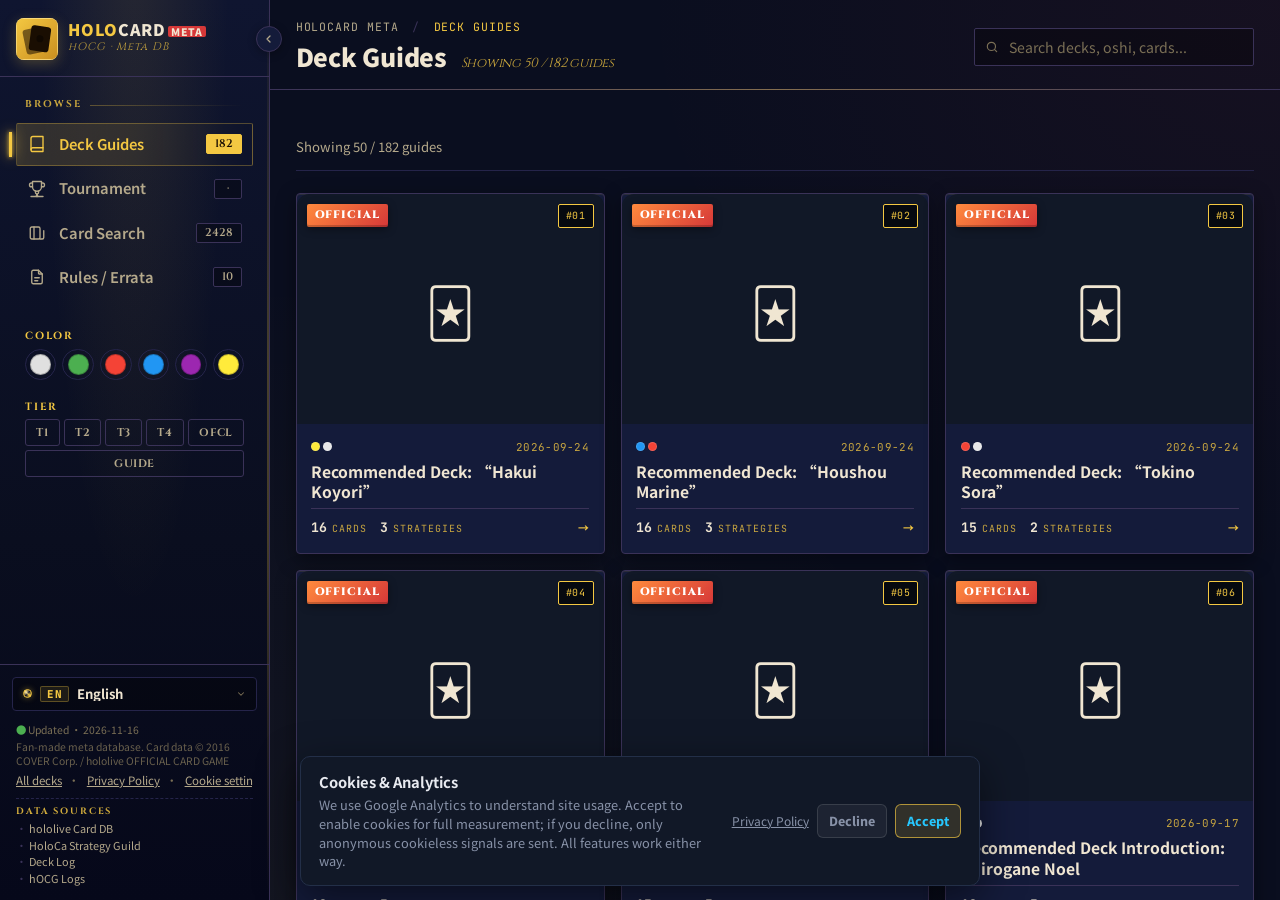
<file: web/ja/index.html>
<!DOCTYPE html>
<html lang="ja">
<head>
  <meta charset="UTF-8">
  <meta name="viewport" content="width=device-width, initial-scale=1.0">
  <base href="../">
  <script>
    /* Consolidate legacy ?lang=X entry URLs onto the canonical /X/ language
       pages (the SPA reads language from the path). Runs before render so
       crawlers and users land on the canonical URL instead of a duplicate. */
    (function () {
      if (location.pathname !== '/') return;
      var m = location.search.match(/[?&]lang=([^&]+)/);
      if (!m) return;
      var lang = decodeURIComponent(m[1]).replace(/\/+$/, '');
      if (['zh-TW', 'ja', 'en', 'fr', 'es'].indexOf(lang) === -1) return;
      location.replace('/' + lang + '/' + location.hash);
    })();
  </script>
  <meta name="google-site-verification" content="eMj5B-o8zvCf4EeEdcR3iRCgsoGeBQBm_a2FMwr4atM" />
  <meta name="theme-color" content="#07090f">
  <meta name="apple-mobile-web-app-capable" content="yes">
  <meta name="apple-mobile-web-app-title" content="HOLOCARD META">
  <meta name="apple-mobile-web-app-status-bar-style" content="black-translucent">
  <title>ホロカ環境デッキランキング・デッキレシピ | HOLOCARD META</title>
  <meta name="description" content="ホロライブカードゲーム（hOCG / ホロカ）の環境デッキランキング、デッキレシピ、WGP大会結果、カード検索をまとめたファンメイド攻略データベース。">
  <link rel="canonical" href="https://holocardgame-meta.github.io/ja/">

  <link rel="alternate" hreflang="zh-TW" href="https://holocardgame-meta.github.io/zh-TW/">
  <link rel="alternate" hreflang="ja" href="https://holocardgame-meta.github.io/ja/">
  <link rel="alternate" hreflang="en" href="https://holocardgame-meta.github.io/en/">
  <link rel="alternate" hreflang="fr" href="https://holocardgame-meta.github.io/fr/">
  <link rel="alternate" hreflang="es" href="https://holocardgame-meta.github.io/es/">
  <link rel="alternate" hreflang="x-default" href="https://holocardgame-meta.github.io/">

  <link rel="preconnect" href="https://fonts.googleapis.com">
  <link rel="preconnect" href="https://fonts.gstatic.com" crossorigin>
  <link rel="preconnect" href="https://www.holocardstrategy.jp" crossorigin>
  <link rel="preconnect" href="https://en.hololive-official-cardgame.com" crossorigin>
  <link rel="dns-prefetch" href="https://hololive-cardgame.github.io">

  <meta property="og:type" content="website">
  <meta property="og:title" content="ホロカ環境デッキランキング・デッキレシピ | HOLOCARD META">
  <meta property="og:description" content="ホロライブカードゲーム（hOCG / ホロカ）の環境デッキランキング、デッキレシピ、WGP大会結果、カード検索をまとめたファンメイド攻略データベース。">
  <meta property="og:url" content="https://holocardgame-meta.github.io/ja/">
  <meta property="og:image" content="https://holocardgame-meta.github.io/og-image.png">
  <meta property="og:image:type" content="image/png">
  <meta property="og:image:width" content="1200">
  <meta property="og:image:height" content="630">
  <meta property="og:site_name" content="HOLOCARD META">
  <meta property="og:locale" content="ja_JP">
  <meta property="og:locale:alternate" content="zh_TW">
  <meta property="og:locale:alternate" content="en_US">
  <meta property="og:locale:alternate" content="fr_FR">
  <meta property="og:locale:alternate" content="es_ES">

  <meta name="twitter:card" content="summary_large_image">
  <meta name="twitter:title" content="ホロカ環境デッキランキング・デッキレシピ | HOLOCARD META">
  <meta name="twitter:description" content="ホロライブカードゲーム（hOCG / ホロカ）の環境デッキランキング、デッキレシピ、WGP大会結果、カード検索をまとめたファンメイド攻略データベース。">
  <meta name="twitter:image" content="https://holocardgame-meta.github.io/og-image.png">

  <link rel="icon" type="image/svg+xml" href="favicon.svg">
  <link rel="manifest" href="manifest.webmanifest">
  <link rel="apple-touch-icon" href="icons/icon-192.png">
  <link rel="preload" as="image" href="images/lcp-hero-0.webp" type="image/webp" fetchpriority="high">
  <link rel="preload" as="image" href="images/lcp-hero-1.webp" type="image/webp" fetchpriority="high">
  <link rel="preload" as="image" href="images/lcp-hero-2.webp" type="image/webp" fetchpriority="high">
  <link rel="preload" as="image" href="images/lcp-hero-3.webp" type="image/webp" fetchpriority="high">

  <style>
    /* Critical CSS — minimal first-paint shell so .app grid is in place before style.css loads */
    :root{--bg-0:#07090f;--bg-1:#0b0f1c;--bg-2:#111827;--border:#232f48;--border-2:#1a2335;--text-1:#e8eaf0;--text-2:#8892a8;--accent:#f4c842;--sidebar-w:270px;--rail-w:64px;--radius:8px}
    *{margin:0;padding:0;box-sizing:border-box}
    html,body{height:100%}
    body{background:var(--bg-0);color:var(--text-1);font-family:'Noto Sans TC','Noto Sans JP',system-ui,sans-serif;line-height:1.55;overflow:hidden}
    .app{display:grid;grid-template-columns:var(--sidebar-w) 1fr;height:100vh;background:var(--bg-0);transition:grid-template-columns .22s ease}
    .app[data-collapsed="true"]{grid-template-columns:var(--rail-w) 1fr}
    .sidebar{background:linear-gradient(180deg,var(--bg-1) 0%,var(--bg-0) 100%);border-right:1px solid var(--border-2);display:flex;flex-direction:column;min-width:0;position:relative}
    .main{display:flex;flex-direction:column;overflow:hidden;min-width:0;background:var(--bg-0)}
    #mainContent{flex:1;overflow-y:auto;min-width:0}
    .view{display:none}.view.active{display:block;padding:1.4rem 1.6rem 3rem}
    .loading{text-align:center;color:var(--text-2);padding:4rem;font-size:1.05rem}
    .modal[hidden]{display:none}
    .guides-grid{display:grid;grid-template-columns:repeat(auto-fill,minmax(260px,1fr));gap:1rem}
    .skel-card{height:280px;background:var(--bg-2);border-radius:14px;animation:skel-pulse 1.5s ease-in-out infinite}
    @keyframes skel-pulse{0%,100%{opacity:.6}50%{opacity:.3}}
    .mobile-hamburger,.mobile-close,.mobile-backdrop{display:none}
    @media(max-width:768px){.app{grid-template-columns:1fr!important}.sidebar{position:fixed;top:0;bottom:0;left:0;width:280px;max-width:85vw;z-index:90;transform:translateX(-100%);transition:transform .26s cubic-bezier(.2,.85,.3,1)}.app[data-drawer="open"] .sidebar{transform:translateX(0)}}
  </style>

  <link rel="modulepreload" href="app.js">
  <link rel="modulepreload" href="seo-config.mjs">
  <link rel="modulepreload" href="i18n.js">
  <link rel="modulepreload" href="components/guides-view.js">
  <link rel="modulepreload" href="components/deck-view.js">
  <link rel="modulepreload" href="components/card-view.js">
  <link rel="modulepreload" href="components/tournament-view.js">

  <link rel="preload" href="style.css?v=4" as="style" onload="this.onload=null;this.rel='stylesheet'">
  <link rel="preload" href="https://fonts.googleapis.com/css2?family=Noto+Sans+TC:wght@400;700;900&family=Noto+Sans+JP:wght@400;700&family=Cinzel:wght@500;700;900&family=JetBrains+Mono:wght@400;500;700&family=Orbitron:wght@500;900&display=swap" as="style" onload="this.onload=null;this.rel='stylesheet'">
  <noscript>
    <link rel="stylesheet" href="style.css?v=4">
    <link rel="stylesheet" href="https://fonts.googleapis.com/css2?family=Noto+Sans+TC:wght@400;700;900&family=Noto+Sans+JP:wght@400;700&family=Cinzel:wght@500;700;900&family=JetBrains+Mono:wght@400;500;700&family=Orbitron:wght@500;900&display=swap">
  </noscript>

  <script type="application/ld+json">
  [
    {
      "@context": "https://schema.org",
      "@type": "WebSite",
      "name": "HOLOCARD META",
      "alternateName": ["ホロカ環境", "hOCG Meta", "hOCG 牌組攻略", "hololive card game meta"],
      "url": "https://holocardgame-meta.github.io/",
      "description": "Fan-made hOCG and ホロカ meta database for deck tier rankings, deck recipes, tournament results, card search, and 牌組攻略.",
      "inLanguage": ["zh-TW", "ja", "en", "fr", "es"]
    },
    {
      "@context": "https://schema.org",
      "@type": "ItemList",
      "name": "hOCG Meta Deck Tier List / ホロカ環境デッキTierランキング",
      "description": "Current meta deck tier rankings for hololive OFFICIAL CARD GAME (hOCG). ホロカ環境最強デッキランキング。",
      "numberOfItems": 3,
      "itemListElement": [
        {"@type": "ListItem", "position": 1, "name": "Tier 1 — 環境トップ / Top Meta Decks", "description": "Top-tier competitive decks with highest tournament win rates. 環境最強・入賞率最高のデッキ。"},
        {"@type": "ListItem", "position": 2, "name": "Tier 2 — 上位デッキ / Strong Decks", "description": "Strong competitive decks viable in WGP tournaments. 高い押し付け性能を持つデッキ。"},
        {"@type": "ListItem", "position": 3, "name": "Tier 3 — 健闘デッキ / Viable Decks", "description": "Playable decks with niche strategies in current meta. 環境で十分に戦えるデッキ。"}
      ]
    },
    {
      "@context": "https://schema.org",
      "@type": "BreadcrumbList",
      "itemListElement": [
        {"@type": "ListItem", "position": 1, "name": "HOLOCARD META", "item": "https://holocardgame-meta.github.io/"},
        {"@type": "ListItem", "position": 2, "name": "Deck Guides / デッキ攻略", "item": "https://holocardgame-meta.github.io/#guides"},
        {"@type": "ListItem", "position": 3, "name": "Tournament / 大会デッキ", "item": "https://holocardgame-meta.github.io/#tournament"},
        {"@type": "ListItem", "position": 4, "name": "Card Search / カード検索", "item": "https://holocardgame-meta.github.io/#cards"}
      ]
    }
  ]
  </script>

  <script>window.__LCP_OPTS=["images/lcp-hero-0.webp","images/lcp-hero-1.webp","images/lcp-hero-2.webp","images/lcp-hero-3.webp"];</script>
</head>
<body>
  <h1 class="visually-hidden">
    <span class="title-holo">HOLO</span><span class="title-card">CARD</span><span class="title-meta">META</span>
    — hololive OFFICIAL CARD GAME 環境牌組資料庫
  </h1>

  <div class="app" data-collapsed="false" data-style="arena" data-drawer="closed" id="appShell">
    <div class="mobile-backdrop" id="mobileBackdrop" aria-hidden="true"></div>

    <aside class="sidebar" aria-label="Primary navigation">
      <div class="brand">
        <div class="brand-mark" aria-hidden="true">
          <img class="brand-mark-icon" src="favicon.svg" alt="" width="42" height="42">
        </div>
        <div class="brand-text-wrap">
          <div class="brand-name">
            <span class="holo">HOLO</span><span class="card">CARD</span><span class="meta">META</span>
          </div>
          <div class="brand-sub" data-i18n="brand_sub">hOCG · 環境資料庫</div>
        </div>
      </div>

      <button class="collapse-btn" id="collapseBtn" title="收合側邊欄" aria-label="Collapse sidebar">
        <svg width="12" height="12" viewBox="0 0 24 24" fill="none" stroke="currentColor" stroke-width="2.5" stroke-linecap="round" stroke-linejoin="round" aria-hidden="true">
          <path d="m14 18-6-6 6-6"/>
        </svg>
      </button>

      <button class="mobile-close" id="mobileClose" aria-label="Close menu">
        <svg width="14" height="14" viewBox="0 0 24 24" fill="none" stroke="currentColor" stroke-width="2.5" stroke-linecap="round" stroke-linejoin="round" aria-hidden="true"><path d="M18 6 6 18M6 6l12 12"/></svg>
      </button>

      <div class="sidebar-body">
        <div class="nav-section">
          <div class="nav-section-label" data-i18n="nav_section_browse">瀏覽</div>
          <div class="nav-item active" data-view="guides" role="button" tabindex="0">
            <div class="nav-icon" aria-hidden="true">
              <svg width="18" height="18" viewBox="0 0 24 24" fill="none" stroke="currentColor" stroke-width="1.8" stroke-linecap="round" stroke-linejoin="round"><path d="M4 19.5A2.5 2.5 0 0 1 6.5 17H20"/><path d="M6.5 2H20v20H6.5A2.5 2.5 0 0 1 4 19.5v-15A2.5 2.5 0 0 1 6.5 2z"/></svg>
            </div>
            <div class="nav-label" data-i18n="nav_guides">牌組攻略</div>
            <div class="nav-count" id="navCountGuides">·</div>
          </div>
          <div class="nav-item" data-view="tournament" role="button" tabindex="0">
            <div class="nav-icon" aria-hidden="true">
              <svg width="18" height="18" viewBox="0 0 24 24" fill="none" stroke="currentColor" stroke-width="1.8" stroke-linecap="round" stroke-linejoin="round"><path d="M6 9H4.5a2.5 2.5 0 0 1 0-5H6"/><path d="M18 9h1.5a2.5 2.5 0 0 0 0-5H18"/><path d="M4 22h16"/><path d="M10 14.66V17c0 .55.47.98.97 1.21C12.15 18.75 13 20.24 13 22"/><path d="M14 14.66V17c0 .55-.47.98-.97 1.21C11.85 18.75 11 20.24 11 22"/><path d="M18 2H6v7a6 6 0 0 0 12 0V2Z"/></svg>
            </div>
            <div class="nav-label" data-i18n="nav_tournament">大賽牌組</div>
            <div class="nav-count" id="navCountTournament">·</div>
          </div>
          <div class="nav-item" data-view="cards" role="button" tabindex="0">
            <div class="nav-icon" aria-hidden="true">
              <svg width="18" height="18" viewBox="0 0 24 24" fill="none" stroke="currentColor" stroke-width="1.8" stroke-linecap="round" stroke-linejoin="round"><rect x="3" y="4" width="13" height="16" rx="2"/><path d="M8 4v16"/><path d="M21 9v9a2 2 0 0 1-2 2h-3"/></svg>
            </div>
            <div class="nav-label" data-i18n="nav_cards">卡片搜尋</div>
            <div class="nav-count" id="navCountCards">·</div>
          </div>
          <div class="nav-item" data-view="rules" role="button" tabindex="0">
            <div class="nav-icon" aria-hidden="true">
              <svg width="18" height="18" viewBox="0 0 24 24" fill="none" stroke="currentColor" stroke-width="1.8" stroke-linecap="round" stroke-linejoin="round"><path d="M14 3v4a1 1 0 0 0 1 1h4"/><path d="M17 21H7a2 2 0 0 1-2-2V5a2 2 0 0 1 2-2h7l5 5v11a2 2 0 0 1-2 2z"/><path d="M9 13h6"/><path d="M9 17h4"/></svg>
            </div>
            <div class="nav-label" data-i18n="nav_rules">規則 / 勘誤表</div>
            <div class="nav-count" id="navCountRules">·</div>
          </div>
        </div>

        <div class="nav-section filter-section" id="filterSection">
          <div class="filter-header" data-filter="color">
            <span class="filter-header-label" data-i18n="filter_color">顏色</span>
            <span class="filter-header-count" id="colorFilterCount" hidden>0</span>
            <button class="filter-header-clear" id="colorFilterClear" hidden data-i18n="filter_clear">清除</button>
          </div>
          <div class="color-dot-grid" id="colorDotGrid" role="group" aria-label="Color filter">
            <button class="color-dot" data-color="白" style="--c:#e0e0e0" title="白" aria-pressed="false">
              <span class="color-dot-inner"></span>
              <svg class="color-dot-check" viewBox="0 0 24 24" fill="none" stroke="currentColor" stroke-width="3.5" stroke-linecap="round" stroke-linejoin="round" aria-hidden="true"><path d="M20 6 9 17l-5-5"/></svg>
            </button>
            <button class="color-dot" data-color="綠" style="--c:#4caf50" title="綠" aria-pressed="false">
              <span class="color-dot-inner"></span>
              <svg class="color-dot-check" viewBox="0 0 24 24" fill="none" stroke="currentColor" stroke-width="3.5" stroke-linecap="round" stroke-linejoin="round" aria-hidden="true"><path d="M20 6 9 17l-5-5"/></svg>
            </button>
            <button class="color-dot" data-color="紅" style="--c:#f44336" title="紅" aria-pressed="false">
              <span class="color-dot-inner"></span>
              <svg class="color-dot-check" viewBox="0 0 24 24" fill="none" stroke="currentColor" stroke-width="3.5" stroke-linecap="round" stroke-linejoin="round" aria-hidden="true"><path d="M20 6 9 17l-5-5"/></svg>
            </button>
            <button class="color-dot" data-color="藍" style="--c:#2196f3" title="藍" aria-pressed="false">
              <span class="color-dot-inner"></span>
              <svg class="color-dot-check" viewBox="0 0 24 24" fill="none" stroke="currentColor" stroke-width="3.5" stroke-linecap="round" stroke-linejoin="round" aria-hidden="true"><path d="M20 6 9 17l-5-5"/></svg>
            </button>
            <button class="color-dot" data-color="紫" style="--c:#9c27b0" title="紫" aria-pressed="false">
              <span class="color-dot-inner"></span>
              <svg class="color-dot-check" viewBox="0 0 24 24" fill="none" stroke="currentColor" stroke-width="3.5" stroke-linecap="round" stroke-linejoin="round" aria-hidden="true"><path d="M20 6 9 17l-5-5"/></svg>
            </button>
            <button class="color-dot" data-color="黃" style="--c:#ffeb3b" title="黃" aria-pressed="false">
              <span class="color-dot-inner"></span>
              <svg class="color-dot-check" viewBox="0 0 24 24" fill="none" stroke="currentColor" stroke-width="3.5" stroke-linecap="round" stroke-linejoin="round" aria-hidden="true"><path d="M20 6 9 17l-5-5"/></svg>
            </button>
          </div>

          <div class="filter-block-wrap" id="tierFilterBlock">
            <div class="filter-header" data-filter="tier">
              <span class="filter-header-label" data-i18n="filter_tier">Tier</span>
              <span class="filter-header-count" id="tierFilterCount" hidden>0</span>
              <button class="filter-header-clear" id="tierFilterClear" hidden data-i18n="filter_clear">清除</button>
            </div>
            <div class="tier-chip-row" id="tierChipRow" role="group" aria-label="Tier filter">
              <button class="tier-chip" data-tier="1" data-t="1" aria-pressed="false">T1</button>
              <button class="tier-chip" data-tier="2" data-t="2" aria-pressed="false">T2</button>
              <button class="tier-chip" data-tier="3" data-t="3" aria-pressed="false">T3</button>
              <button class="tier-chip" data-tier="4" data-t="4" aria-pressed="false">T4</button>
              <button class="tier-chip" data-tier="official" data-t="official" aria-pressed="false">OFCL</button>
              <button class="tier-chip" data-tier="guide" data-t="guide" aria-pressed="false">GUIDE</button>
            </div>
          </div>

          <div class="filter-block-wrap" id="typeFilterBlock" hidden>
            <div class="filter-header" data-filter="type">
              <span class="filter-header-label" data-i18n="filter_type">類型</span>
              <span class="filter-header-count" id="typeFilterCount" hidden>0</span>
              <button class="filter-header-clear" id="typeFilterClear" hidden data-i18n="filter_clear">清除</button>
            </div>
            <div class="tier-chip-row" id="typeChipRow" role="group" aria-label="Card type filter">
              <button class="tier-chip" data-type="主推" data-t="oshi" aria-pressed="false" data-i18n="type_oshi">主推</button>
              <button class="tier-chip" data-type="成員" data-t="member" aria-pressed="false" data-i18n="type_member">成員</button>
              <button class="tier-chip" data-type="support" data-t="support" aria-pressed="false" data-i18n="type_support">支援</button>
              <button class="tier-chip" data-type="吶喊" data-t="cheer" aria-pressed="false" data-i18n="type_cheer">吶喊</button>
            </div>
          </div>

          <button class="clear-all-btn" id="clearAllBtn" hidden>
            <svg width="12" height="12" viewBox="0 0 24 24" fill="none" stroke="currentColor" stroke-width="2.5" stroke-linecap="round" stroke-linejoin="round" aria-hidden="true"><path d="M18 6 6 18M6 6l12 12"/></svg>
            <span data-i18n="filter_clear_all">清除全部篩選</span>
          </button>
        </div>
      </div>

      <div class="sidebar-foot">
        <div class="lang-picker" id="langPicker">
          <button class="lang-trigger" id="langTrigger" type="button" aria-haspopup="listbox" aria-expanded="false" aria-label="Language">
            <span class="globe-mini" aria-hidden="true"></span>
            <span class="lang-trigger-code" id="langTriggerCode">ZH</span>
            <span class="lang-trigger-name" id="langTriggerName">繁體中文</span>
            <svg class="lang-trigger-chevron" width="10" height="10" viewBox="0 0 24 24" fill="none" stroke="currentColor" stroke-width="2.5" stroke-linecap="round" stroke-linejoin="round" aria-hidden="true"><polyline points="6 9 12 15 18 9"/></svg>
          </button>
          <ul class="lang-pop" id="langPop" role="listbox" aria-label="Language" hidden>
            <li class="lang-opt is-active" role="option" data-lang="zh-TW" aria-selected="true" tabindex="0">
              <span class="lang-opt-code">ZH</span>
              <span class="lang-opt-name">繁體中文</span>
              <span class="lang-opt-check" aria-hidden="true">✓</span>
            </li>
            <li class="lang-opt" role="option" data-lang="ja" aria-selected="false" tabindex="0">
              <span class="lang-opt-code">JA</span>
              <span class="lang-opt-name">日本語</span>
              <span class="lang-opt-check" aria-hidden="true">✓</span>
            </li>
            <li class="lang-opt" role="option" data-lang="en" aria-selected="false" tabindex="0">
              <span class="lang-opt-code">EN</span>
              <span class="lang-opt-name">English</span>
              <span class="lang-opt-check" aria-hidden="true">✓</span>
            </li>
            <li class="lang-opt" role="option" data-lang="fr" aria-selected="false" tabindex="0">
              <span class="lang-opt-code">FR</span>
              <span class="lang-opt-name">Français</span>
              <span class="lang-opt-check" aria-hidden="true">✓</span>
            </li>
            <li class="lang-opt" role="option" data-lang="es" aria-selected="false" tabindex="0">
              <span class="lang-opt-code">ES</span>
              <span class="lang-opt-name">Español</span>
              <span class="lang-opt-check" aria-hidden="true">✓</span>
            </li>
          </ul>
        </div>
        <div class="foot-meta">
          <div class="foot-meta-line">
            <span class="dot">●</span> <span data-i18n="footer_updated">Updated</span> · <span id="footMetaDate">v4.0</span>
          </div>
          <div class="foot-meta-line foot-meta-disclaimer" data-i18n="footer_disclaimer">Fan-made 環境資料庫。卡片資料 © 2016 COVER Corp. / hololive OFFICIAL CARD GAME</div>
          <div class="foot-meta-line foot-links">
            <a href="deck/" data-i18n="footer_all_decks">牌組一覽</a>
            <span aria-hidden="true">·</span>
            <a href="privacy.html" target="_blank" rel="noopener" data-i18n="consent_privacy">隱私權政策</a>
            <span aria-hidden="true">·</span>
            <button type="button" class="foot-link-btn" id="consentSettings" data-i18n="footer_cookie_settings">Cookie 設定</button>
          </div>
          <div class="foot-meta-sources">
            <div class="foot-meta-sources-label"><span data-i18n="footer_sources">資料來源</span></div>
            <ul class="foot-meta-sources-list">
              <li><a href="https://hololive-cardgame.github.io/cards/" target="_blank" rel="noopener" data-i18n="footer_card_db">hololive卡牌資料庫</a></li>
              <li><a href="https://www.holocardstrategy.jp/" target="_blank" rel="noopener" data-i18n="footer_strategy">ホロカ攻略ギルド</a></li>
              <li><a href="https://decklog-en.bushiroad.com/" target="_blank" rel="noopener">Deck Log</a></li>
              <li><a href="https://hocg-logs.holotune.jp/" target="_blank" rel="noopener">hOCG Logs</a></li>
            </ul>
          </div>
        </div>
      </div>
    </aside>

    <main class="main">
      <div class="topbar">
        <button class="mobile-hamburger" id="mobileHamburger" aria-label="Open menu">
          <svg width="18" height="18" viewBox="0 0 24 24" fill="none" stroke="currentColor" stroke-width="2.2" stroke-linecap="round" stroke-linejoin="round" aria-hidden="true"><path d="M3 6h18M3 12h18M3 18h18"/></svg>
        </button>

        <div class="topbar-left">
          <div class="crumb">
            HOLOCARD META <span class="sep">/</span> <span class="cur" id="crumbCur">牌組攻略</span>
          </div>
          <div class="topbar-title">
            <span id="topbarTitle">牌組攻略</span>
            <small id="topbarSubtitle"></small>
          </div>
        </div>

        <div class="topbar-search">
          <span class="search-icon" aria-hidden="true">
            <svg width="14" height="14" viewBox="0 0 24 24" fill="none" stroke="currentColor" stroke-width="2" stroke-linecap="round" stroke-linejoin="round"><circle cx="11" cy="11" r="7"/><path d="m20 20-3.5-3.5"/></svg>
          </span>
          <input type="text" id="topbarSearch" data-i18n-placeholder="topbar_search_placeholder" placeholder="搜尋牌組、推し、卡片..." autocomplete="off" />
        </div>
      </div>

      <div class="active-filter-bar" id="activeFilterBar" hidden></div>

      <div id="mainContent">
        <div id="guidesView" class="view active">
          <div class="guides-header">
            <h2 id="guidesTitle" hidden>&nbsp;</h2>
            <p class="guides-desc" id="guidesDesc" hidden>&nbsp;</p>
            <div class="guides-search-box" hidden>
              <input type="text" id="guideSearch" class="search-input" placeholder="" />
            </div>
          </div>
          <div class="result-meta">
            <div class="result-meta-text" id="guidesCount">&nbsp;</div>
          </div>
          <div class="guides-grid" id="guidesGrid">
            <div class="skel-card"></div><div class="skel-card"></div><div class="skel-card"></div><div class="skel-card"></div>
            <div class="skel-card"></div><div class="skel-card"></div><div class="skel-card"></div><div class="skel-card"></div>
          </div>
          <div class="guides-load-more-wrap" id="guidesLoadMoreWrap" style="display:none">
            <button class="guides-load-more-btn" id="guidesLoadMore"></button>
          </div>
        </div>
        <div id="tournamentView" class="view">
          <div class="loading" data-i18n="loading">載入中...</div>
        </div>
        <div id="cardsView" class="view">
          <div class="loading" data-i18n="loading">載入中...</div>
        </div>
        <div id="rulesView" class="view">
          <div class="loading" data-i18n="loading">載入中...</div>
        </div>

      </div>

      <!-- Hidden mirror so view components can read/write search values without DOM lookups failing -->
      <input type="text" id="cardSearch" hidden aria-hidden="true">
    </main>
  </div>

  <noscript>
    <div style="max-width:700px;margin:2rem auto;padding:1rem;color:#ccc">
      <h2>HOLOCARD META - hOCG Tier List & Deck Guide Database</h2>
      <p>The most comprehensive fan-made meta deck database for hololive OFFICIAL CARD GAME (hOCG / ホロカ). Browse competitive tier rankings, deck recipes, tournament results, and a full card database — updated weekly. Not affiliated with COVER Corp.</p>

      <h3>hololive Card Game Tier List & Meta Rankings</h3>
      <p>Our tier list ranks every competitive hOCG deck into Tier 1, Tier 2, and Tier 3 based on WGP tournament win rates, usage rates, and overall meta performance. Find out which Oshi decks dominate the current competitive scene.</p>

      <h3>Deck Guides & Recipes (100+)</h3>
      <ul>
        <li><strong>Strategy Guides</strong> — 100+ detailed deck guides from holocardstrategy.jp with card breakdowns, mulligan advice, and turn-by-turn play patterns</li>
        <li><strong>Official Recommended Decks (30+)</strong> — Bushiroad's official deck recipes from en.hololive-official-cardgame.com with key card spotlights</li>
        <li><strong>Deck Building Tips</strong> — Learn how to build competitive decks by color (White, Green, Red, Blue, Purple, Yellow) with recommended card ratios</li>
      </ul>

      <h3>WGP Tournament Results</h3>
      <p>Complete tournament results from WGP2025-26 season including Tokyo, Chiba, Aichi, and more. View winning deck lists, Oshi usage rates, deck codes for Bushiroad Deck Log, and placement details for every event.</p>

      <h3>Card Database (1600+ Cards)</h3>
      <p>Search all hOCG cards by name, color, type (Oshi, Member, Support, Cheer), effect text, and product set. View every art variant and card detail including HP, damage, Bloom level, and special abilities.</p>

      <h3>Popular Oshi Deck Archetypes</h3>
      <p>Hoshimachi Suisei (星街すいせい), Tokoyami Towa (常闇トワ), Usada Pekora (兎田ぺこら), Sakura Miko (さくらみこ), Shirakami Fubuki (白上フブキ), Amane Kanata (天音かなた), Houshou Marine (宝鐘マリン), Oozora Subaru (大空スバル), La+ Darknesss (ラプラス・ダークネス), Hakui Koyori (博衣こより), FUWAMOCO (フワモコ), Shishiro Botan (獅白ぼたん), Himemori Luna (姫森ルーナ), Momosuzu Nene (桃鈴ねね), AZKi, and more.</p>

      <h3>ホロカ環境デッキデータベース — 最強デッキランキング</h3>
      <p>ホロライブカードゲーム (hOCG / ホロカ) のファンメイド環境データベースです。WGP大会入賞率を基にしたTierランキング、100以上のデッキ攻略記事、デッキレシピ、カード検索を提供しています。</p>

      <h4>デッキ攻略ガイド (100件以上)</h4>
      <p>holocardstrategy.jpの全攻略記事を収録。採用カード解説、マリガン判断、回し方（ターン別戦略）を含む詳細ガイド。色別（白・緑・赤・青・紫・黄）やTier別で絞り込み可能。初心者から上級者まで、デッキ構築の参考にどうぞ。</p>

      <h4>WGP大会結果・入賞デッキ</h4>
      <p>WGP2025-26シーズン（東京・千葉・愛知など）の入賞デッキ一覧。推し使用率、デッキコード（Deck Log対応）、順位を確認できます。環境の変化を追いたい方に。</p>

      <h4>カード検索 (1600枚以上)</h4>
      <p>全カードを名前・色・タイプ（推し・メンバー・サポート・エール）・効果テキスト・収録商品で検索。全イラストバリエーション対応。HP、ダメージ、ブルームレベルなどの詳細情報も確認可能。</p>

      <h4>人気推しデッキ一覧</h4>
      <p>星街すいせい、常闇トワ、兎田ぺこら、さくらみこ、白上フブキ、天音かなた、宝鐘マリン、大空スバル、ラプラス・ダークネス、博衣こより、FUWAMOCO、獅白ぼたん、姫森ルーナ、桃鈴ねね、AZKi など人気推しの環境デッキを網羅。</p>

      <h3>Guides de decks hOCG en français</h3>
      <p>HOLOCARD META est une base de données fan-made pour hololive OFFICIAL CARD GAME (hOCG / ホロカ). Elle propose une tier list, des guides de decks, des recettes de decks, des résultats de tournois WGP et une recherche de cartes pour suivre le méta en français.</p>

      <h4>Tier list, recettes de decks et résultats WGP</h4>
      <p>Comparez les decks Tier 1, Tier 2 et Tier 3, consultez les listes recommandées par Bushiroad, retrouvez les archétypes populaires par Oshi et couleur, et préparez vos choix de cartes pour le jeu compétitif.</p>

      <h3>Guías de mazos hOCG en español</h3>
      <p>HOLOCARD META es una base de datos fan-made para hololive OFFICIAL CARD GAME (hOCG / ホロカ). Incluye tier list, guías de mazos, recetas de decks, resultados de torneos WGP y búsqueda de cartas para jugadores que consultan el meta en español.</p>

      <h4>Tier list, recetas de decks y torneos</h4>
      <p>Consulta rankings Tier 1, Tier 2 y Tier 3 basados en resultados competitivos, revisa listas recomendadas por Bushiroad y encuentra estrategias por color, Oshi y arquetipo para construir mazos competitivos.</p>

      <h3>hOCG 牌組攻略與環境資料庫</h3>
      <p>HOLOCARD META 是 hololive OFFICIAL CARD GAME (hOCG / ホロカ) 的粉絲製環境資料庫。提供 Tier 排行榜、牌組攻略、牌組配方、大賽結果與卡片資料庫，方便繁體中文玩家查詢目前 hololive 卡牌遊戲環境。</p>

      <h4>Tier 排行榜、牌組配方與大賽結果</h4>
      <p>依 WGP 大賽入賞資料整理 Tier 1、Tier 2、Tier 3 牌組，收錄官方推薦牌組、Deck Log 代碼、推し使用率與色組策略，協助玩家比較環境牌組與構築方向。</p>

      <p>Available in Chinese (繁體中文), English, Japanese (日本語), French (Français), and Spanish (Español). Data sourced from holocardstrategy.jp, Bushiroad Deck Log, hOCG Logs (hocg-logs.holotune.jp), and en.hololive-official-cardgame.com. Updated weekly.</p>
      <p>Please enable JavaScript to use this application.</p>
    </div>
  </noscript>

  <div id="deckModal" class="modal" hidden>
    <div class="modal-backdrop"></div>
    <div class="modal-content" role="dialog" aria-modal="true" aria-label="牌組詳情 Deck details">
      <button class="modal-close" aria-label="Close">&times;</button>
      <button class="modal-share" type="button" aria-label="分享 Share" title="Share">
        <svg width="14" height="14" viewBox="0 0 24 24" fill="none" stroke="currentColor" stroke-width="2" stroke-linecap="round" stroke-linejoin="round" aria-hidden="true"><circle cx="18" cy="5" r="3"/><circle cx="6" cy="12" r="3"/><circle cx="18" cy="19" r="3"/><line x1="8.59" y1="13.51" x2="15.42" y2="17.49"/><line x1="15.41" y1="6.51" x2="8.59" y2="10.49"/></svg>
      </button>
      <div id="deckModalBody"></div>
    </div>
  </div>

  <div id="cardModal" class="modal" hidden>
    <div class="modal-backdrop"></div>
    <div class="modal-content card-modal-content" role="dialog" aria-modal="true" aria-label="卡片詳情 Card details">
      <button class="modal-close" aria-label="Close">&times;</button>
      <button class="modal-share" type="button" aria-label="分享 Share" title="Share">
        <svg width="14" height="14" viewBox="0 0 24 24" fill="none" stroke="currentColor" stroke-width="2" stroke-linecap="round" stroke-linejoin="round" aria-hidden="true"><circle cx="18" cy="5" r="3"/><circle cx="6" cy="12" r="3"/><circle cx="18" cy="19" r="3"/><line x1="8.59" y1="13.51" x2="15.42" y2="17.49"/><line x1="15.41" y1="6.51" x2="8.59" y2="10.49"/></svg>
      </button>
      <div id="cardModalBody"></div>
    </div>
  </div>

  <div id="consentBanner" class="consent-banner" hidden role="dialog" aria-live="polite" aria-labelledby="consentTitle">
    <div class="consent-copy">
      <div class="consent-title" id="consentTitle" data-i18n="consent_title">Cookie 與分析</div>
      <p class="consent-body" data-i18n="consent_body">我們使用 Google Analytics 了解網站使用情況。接受即啟用 Cookie 完整統計；拒絕則僅傳送無 Cookie 的匿名訊號，不影響任何功能。</p>
    </div>
    <div class="consent-actions">
      <a class="consent-link" href="privacy.html" target="_blank" rel="noopener" data-i18n="consent_privacy">隱私權政策</a>
      <button type="button" class="app-install-btn app-install-btn-muted" id="consentDecline" data-i18n="consent_decline">拒絕</button>
      <button type="button" class="app-install-btn" id="consentAccept" data-i18n="consent_accept">接受</button>
    </div>
  </div>

  <div id="iosInstallPrompt" class="app-install-prompt" hidden role="dialog" aria-live="polite" aria-labelledby="iosInstallTitle">
    <img class="app-install-icon" src="favicon.svg" alt="" width="42" height="42" aria-hidden="true">
    <div class="app-install-copy">
      <div class="app-install-title" id="iosInstallTitle" data-i18n="install_prompt_title">加入主畫面</div>
      <p id="iosInstallBody" data-i18n="install_prompt_body">在 Safari 按分享按鈕，選擇「加入主畫面」即可像 App 一樣快速開啟。</p>
    </div>
    <div class="app-install-actions">
      <button type="button" class="app-install-btn app-install-btn-muted" id="iosInstallLater" data-i18n="install_prompt_later">稍後</button>
      <button type="button" class="app-install-btn" id="iosInstallDismiss" data-i18n="install_prompt_dismiss">知道了</button>
    </div>
  </div>

  <div id="androidInstallPrompt" class="app-install-prompt" hidden role="dialog" aria-live="polite" aria-labelledby="androidInstallTitle">
    <img class="app-install-icon" src="favicon.svg" alt="" width="42" height="42" aria-hidden="true">
    <div class="app-install-copy">
      <div class="app-install-title" id="androidInstallTitle" data-i18n="install_prompt_title">加入主畫面</div>
      <p data-i18n="install_prompt_android_body">在 Chrome 按「加入」即可把 HOLOCARD META 安裝到主畫面，像 App 一樣快速開啟。</p>
    </div>
    <div class="app-install-actions">
      <button type="button" class="app-install-btn app-install-btn-muted" id="androidInstallLater" data-i18n="install_prompt_later">稍後</button>
      <button type="button" class="app-install-btn" id="androidInstallNow" data-i18n="install_prompt_android_install">加入</button>
    </div>
  </div>

  <script type="module" src="app.js"></script>
  <script>
    window.HOLOCARD_GA_ID = 'G-8WS4X0WWQQ';
    window.dataLayer = window.dataLayer || [];
    window.gtag = window.gtag || function(){window.dataLayer.push(arguments);};
    // Advanced Consent Mode: gtag.js always loads (lazily), but analytics_storage
    // stays denied until the visitor accepts via the consent banner — GA then
    // receives only cookieless anonymous pings and models the gap. The stored
    // choice is applied as the default before config to avoid a denied->granted
    // flip on every page load.
    (function(){
      var granted = false;
      try { granted = localStorage.getItem('holo-consent') === 'granted'; } catch (e) {}
      window.gtag('consent', 'default', {
        analytics_storage: granted ? 'granted' : 'denied',
        ad_storage: 'denied',
        ad_user_data: 'denied',
        ad_personalization: 'denied'
      });
    })();
    window.gtag('js', new Date());
    window.gtag('config', window.HOLOCARD_GA_ID, { send_page_view: false });
    (function(){
      var loaded = false;
      function load(){
        if (loaded) return;
        loaded = true;
        var s = document.createElement('script');
        s.src = 'https://www.googletagmanager.com/gtag/js?id=' + window.HOLOCARD_GA_ID;
        document.head.appendChild(s);
      }
      window.holocardLoadGoogleTag = load;
      window.holocardConsentGranted = function(){
        window.gtag('consent', 'update', { analytics_storage: 'granted' });
        load();
      };
      ['click','scroll','keydown','touchstart'].forEach(function(e){
        document.addEventListener(e, load, {capture:true,once:true,passive:true});
      });
      setTimeout(load, 8000);
    })();
    if ('serviceWorker' in navigator) {
      navigator.serviceWorker.register('/sw.js').catch(function(){});
    }
  </script>
</body>
</html>
</file>
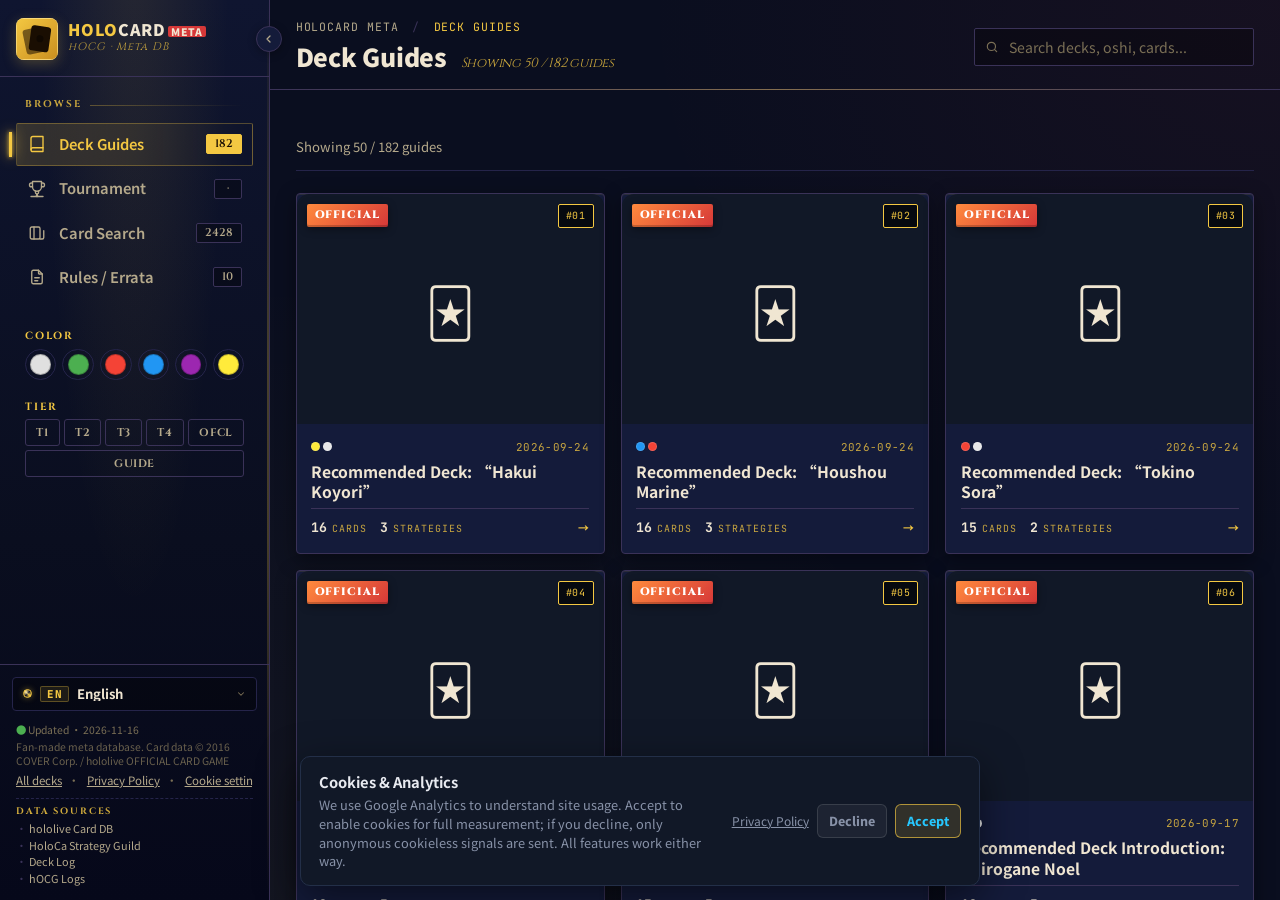
<file: web/zh-TW/index.html>
<!DOCTYPE html>
<html lang="zh-TW">
<head>
  <meta charset="UTF-8">
  <meta name="viewport" content="width=device-width, initial-scale=1.0">
  <base href="../">
  <script>
    /* Consolidate legacy ?lang=X entry URLs onto the canonical /X/ language
       pages (the SPA reads language from the path). Runs before render so
       crawlers and users land on the canonical URL instead of a duplicate. */
    (function () {
      if (location.pathname !== '/') return;
      var m = location.search.match(/[?&]lang=([^&]+)/);
      if (!m) return;
      var lang = decodeURIComponent(m[1]).replace(/\/+$/, '');
      if (['zh-TW', 'ja', 'en', 'fr', 'es'].indexOf(lang) === -1) return;
      location.replace('/' + lang + '/' + location.hash);
    })();
  </script>
  <meta name="google-site-verification" content="eMj5B-o8zvCf4EeEdcR3iRCgsoGeBQBm_a2FMwr4atM" />
  <meta name="theme-color" content="#07090f">
  <meta name="apple-mobile-web-app-capable" content="yes">
  <meta name="apple-mobile-web-app-title" content="HOLOCARD META">
  <meta name="apple-mobile-web-app-status-bar-style" content="black-translucent">
  <title>hOCG 牌組攻略、Tier 排行榜與卡片資料庫 | HOLOCARD META</title>
  <meta name="description" content="查詢 hololive OFFICIAL CARD GAME (hOCG / ホロカ) 環境資料：Tier 排行榜、牌組攻略、牌組配方、WGP 大賽結果與卡片搜尋。">
  <link rel="canonical" href="https://holocardgame-meta.github.io/zh-TW/">

  <link rel="alternate" hreflang="zh-TW" href="https://holocardgame-meta.github.io/zh-TW/">
  <link rel="alternate" hreflang="ja" href="https://holocardgame-meta.github.io/ja/">
  <link rel="alternate" hreflang="en" href="https://holocardgame-meta.github.io/en/">
  <link rel="alternate" hreflang="fr" href="https://holocardgame-meta.github.io/fr/">
  <link rel="alternate" hreflang="es" href="https://holocardgame-meta.github.io/es/">
  <link rel="alternate" hreflang="x-default" href="https://holocardgame-meta.github.io/">

  <link rel="preconnect" href="https://fonts.googleapis.com">
  <link rel="preconnect" href="https://fonts.gstatic.com" crossorigin>
  <link rel="preconnect" href="https://www.holocardstrategy.jp" crossorigin>
  <link rel="preconnect" href="https://en.hololive-official-cardgame.com" crossorigin>
  <link rel="dns-prefetch" href="https://hololive-cardgame.github.io">

  <meta property="og:type" content="website">
  <meta property="og:title" content="hOCG 牌組攻略、Tier 排行榜與卡片資料庫 | HOLOCARD META">
  <meta property="og:description" content="查詢 hololive OFFICIAL CARD GAME (hOCG / ホロカ) 環境資料：Tier 排行榜、牌組攻略、牌組配方、WGP 大賽結果與卡片搜尋。">
  <meta property="og:url" content="https://holocardgame-meta.github.io/zh-TW/">
  <meta property="og:image" content="https://holocardgame-meta.github.io/og-image.png">
  <meta property="og:image:type" content="image/png">
  <meta property="og:image:width" content="1200">
  <meta property="og:image:height" content="630">
  <meta property="og:site_name" content="HOLOCARD META">
  <meta property="og:locale" content="zh_TW">
  <meta property="og:locale:alternate" content="ja_JP">
  <meta property="og:locale:alternate" content="en_US">
  <meta property="og:locale:alternate" content="fr_FR">
  <meta property="og:locale:alternate" content="es_ES">

  <meta name="twitter:card" content="summary_large_image">
  <meta name="twitter:title" content="hOCG 牌組攻略、Tier 排行榜與卡片資料庫 | HOLOCARD META">
  <meta name="twitter:description" content="查詢 hololive OFFICIAL CARD GAME (hOCG / ホロカ) 環境資料：Tier 排行榜、牌組攻略、牌組配方、WGP 大賽結果與卡片搜尋。">
  <meta name="twitter:image" content="https://holocardgame-meta.github.io/og-image.png">

  <link rel="icon" type="image/svg+xml" href="favicon.svg">
  <link rel="manifest" href="manifest.webmanifest">
  <link rel="apple-touch-icon" href="icons/icon-192.png">
  <link rel="preload" as="image" href="images/lcp-hero-0.webp" type="image/webp" fetchpriority="high">
  <link rel="preload" as="image" href="images/lcp-hero-1.webp" type="image/webp" fetchpriority="high">
  <link rel="preload" as="image" href="images/lcp-hero-2.webp" type="image/webp" fetchpriority="high">
  <link rel="preload" as="image" href="images/lcp-hero-3.webp" type="image/webp" fetchpriority="high">

  <style>
    /* Critical CSS — minimal first-paint shell so .app grid is in place before style.css loads */
    :root{--bg-0:#07090f;--bg-1:#0b0f1c;--bg-2:#111827;--border:#232f48;--border-2:#1a2335;--text-1:#e8eaf0;--text-2:#8892a8;--accent:#f4c842;--sidebar-w:270px;--rail-w:64px;--radius:8px}
    *{margin:0;padding:0;box-sizing:border-box}
    html,body{height:100%}
    body{background:var(--bg-0);color:var(--text-1);font-family:'Noto Sans TC','Noto Sans JP',system-ui,sans-serif;line-height:1.55;overflow:hidden}
    .app{display:grid;grid-template-columns:var(--sidebar-w) 1fr;height:100vh;background:var(--bg-0);transition:grid-template-columns .22s ease}
    .app[data-collapsed="true"]{grid-template-columns:var(--rail-w) 1fr}
    .sidebar{background:linear-gradient(180deg,var(--bg-1) 0%,var(--bg-0) 100%);border-right:1px solid var(--border-2);display:flex;flex-direction:column;min-width:0;position:relative}
    .main{display:flex;flex-direction:column;overflow:hidden;min-width:0;background:var(--bg-0)}
    #mainContent{flex:1;overflow-y:auto;min-width:0}
    .view{display:none}.view.active{display:block;padding:1.4rem 1.6rem 3rem}
    .loading{text-align:center;color:var(--text-2);padding:4rem;font-size:1.05rem}
    .modal[hidden]{display:none}
    .guides-grid{display:grid;grid-template-columns:repeat(auto-fill,minmax(260px,1fr));gap:1rem}
    .skel-card{height:280px;background:var(--bg-2);border-radius:14px;animation:skel-pulse 1.5s ease-in-out infinite}
    @keyframes skel-pulse{0%,100%{opacity:.6}50%{opacity:.3}}
    .mobile-hamburger,.mobile-close,.mobile-backdrop{display:none}
    @media(max-width:768px){.app{grid-template-columns:1fr!important}.sidebar{position:fixed;top:0;bottom:0;left:0;width:280px;max-width:85vw;z-index:90;transform:translateX(-100%);transition:transform .26s cubic-bezier(.2,.85,.3,1)}.app[data-drawer="open"] .sidebar{transform:translateX(0)}}
  </style>

  <link rel="modulepreload" href="app.js">
  <link rel="modulepreload" href="seo-config.mjs">
  <link rel="modulepreload" href="i18n.js">
  <link rel="modulepreload" href="components/guides-view.js">
  <link rel="modulepreload" href="components/deck-view.js">
  <link rel="modulepreload" href="components/card-view.js">
  <link rel="modulepreload" href="components/tournament-view.js">

  <link rel="preload" href="style.css?v=4" as="style" onload="this.onload=null;this.rel='stylesheet'">
  <link rel="preload" href="https://fonts.googleapis.com/css2?family=Noto+Sans+TC:wght@400;700;900&family=Noto+Sans+JP:wght@400;700&family=Cinzel:wght@500;700;900&family=JetBrains+Mono:wght@400;500;700&family=Orbitron:wght@500;900&display=swap" as="style" onload="this.onload=null;this.rel='stylesheet'">
  <noscript>
    <link rel="stylesheet" href="style.css?v=4">
    <link rel="stylesheet" href="https://fonts.googleapis.com/css2?family=Noto+Sans+TC:wght@400;700;900&family=Noto+Sans+JP:wght@400;700&family=Cinzel:wght@500;700;900&family=JetBrains+Mono:wght@400;500;700&family=Orbitron:wght@500;900&display=swap">
  </noscript>

  <script type="application/ld+json">
  [
    {
      "@context": "https://schema.org",
      "@type": "WebSite",
      "name": "HOLOCARD META",
      "alternateName": ["ホロカ環境", "hOCG Meta", "hOCG 牌組攻略", "hololive card game meta"],
      "url": "https://holocardgame-meta.github.io/",
      "description": "Fan-made hOCG and ホロカ meta database for deck tier rankings, deck recipes, tournament results, card search, and 牌組攻略.",
      "inLanguage": ["zh-TW", "ja", "en", "fr", "es"]
    },
    {
      "@context": "https://schema.org",
      "@type": "ItemList",
      "name": "hOCG Meta Deck Tier List / ホロカ環境デッキTierランキング",
      "description": "Current meta deck tier rankings for hololive OFFICIAL CARD GAME (hOCG). ホロカ環境最強デッキランキング。",
      "numberOfItems": 3,
      "itemListElement": [
        {"@type": "ListItem", "position": 1, "name": "Tier 1 — 環境トップ / Top Meta Decks", "description": "Top-tier competitive decks with highest tournament win rates. 環境最強・入賞率最高のデッキ。"},
        {"@type": "ListItem", "position": 2, "name": "Tier 2 — 上位デッキ / Strong Decks", "description": "Strong competitive decks viable in WGP tournaments. 高い押し付け性能を持つデッキ。"},
        {"@type": "ListItem", "position": 3, "name": "Tier 3 — 健闘デッキ / Viable Decks", "description": "Playable decks with niche strategies in current meta. 環境で十分に戦えるデッキ。"}
      ]
    },
    {
      "@context": "https://schema.org",
      "@type": "BreadcrumbList",
      "itemListElement": [
        {"@type": "ListItem", "position": 1, "name": "HOLOCARD META", "item": "https://holocardgame-meta.github.io/"},
        {"@type": "ListItem", "position": 2, "name": "Deck Guides / デッキ攻略", "item": "https://holocardgame-meta.github.io/#guides"},
        {"@type": "ListItem", "position": 3, "name": "Tournament / 大会デッキ", "item": "https://holocardgame-meta.github.io/#tournament"},
        {"@type": "ListItem", "position": 4, "name": "Card Search / カード検索", "item": "https://holocardgame-meta.github.io/#cards"}
      ]
    }
  ]
  </script>

  <script>window.__LCP_OPTS=["images/lcp-hero-0.webp","images/lcp-hero-1.webp","images/lcp-hero-2.webp","images/lcp-hero-3.webp"];</script>
</head>
<body>
  <h1 class="visually-hidden">
    <span class="title-holo">HOLO</span><span class="title-card">CARD</span><span class="title-meta">META</span>
    — hololive OFFICIAL CARD GAME 環境牌組資料庫
  </h1>

  <div class="app" data-collapsed="false" data-style="arena" data-drawer="closed" id="appShell">
    <div class="mobile-backdrop" id="mobileBackdrop" aria-hidden="true"></div>

    <aside class="sidebar" aria-label="Primary navigation">
      <div class="brand">
        <div class="brand-mark" aria-hidden="true">
          <img class="brand-mark-icon" src="favicon.svg" alt="" width="42" height="42">
        </div>
        <div class="brand-text-wrap">
          <div class="brand-name">
            <span class="holo">HOLO</span><span class="card">CARD</span><span class="meta">META</span>
          </div>
          <div class="brand-sub" data-i18n="brand_sub">hOCG · 環境資料庫</div>
        </div>
      </div>

      <button class="collapse-btn" id="collapseBtn" title="收合側邊欄" aria-label="Collapse sidebar">
        <svg width="12" height="12" viewBox="0 0 24 24" fill="none" stroke="currentColor" stroke-width="2.5" stroke-linecap="round" stroke-linejoin="round" aria-hidden="true">
          <path d="m14 18-6-6 6-6"/>
        </svg>
      </button>

      <button class="mobile-close" id="mobileClose" aria-label="Close menu">
        <svg width="14" height="14" viewBox="0 0 24 24" fill="none" stroke="currentColor" stroke-width="2.5" stroke-linecap="round" stroke-linejoin="round" aria-hidden="true"><path d="M18 6 6 18M6 6l12 12"/></svg>
      </button>

      <div class="sidebar-body">
        <div class="nav-section">
          <div class="nav-section-label" data-i18n="nav_section_browse">瀏覽</div>
          <div class="nav-item active" data-view="guides" role="button" tabindex="0">
            <div class="nav-icon" aria-hidden="true">
              <svg width="18" height="18" viewBox="0 0 24 24" fill="none" stroke="currentColor" stroke-width="1.8" stroke-linecap="round" stroke-linejoin="round"><path d="M4 19.5A2.5 2.5 0 0 1 6.5 17H20"/><path d="M6.5 2H20v20H6.5A2.5 2.5 0 0 1 4 19.5v-15A2.5 2.5 0 0 1 6.5 2z"/></svg>
            </div>
            <div class="nav-label" data-i18n="nav_guides">牌組攻略</div>
            <div class="nav-count" id="navCountGuides">·</div>
          </div>
          <div class="nav-item" data-view="tournament" role="button" tabindex="0">
            <div class="nav-icon" aria-hidden="true">
              <svg width="18" height="18" viewBox="0 0 24 24" fill="none" stroke="currentColor" stroke-width="1.8" stroke-linecap="round" stroke-linejoin="round"><path d="M6 9H4.5a2.5 2.5 0 0 1 0-5H6"/><path d="M18 9h1.5a2.5 2.5 0 0 0 0-5H18"/><path d="M4 22h16"/><path d="M10 14.66V17c0 .55.47.98.97 1.21C12.15 18.75 13 20.24 13 22"/><path d="M14 14.66V17c0 .55-.47.98-.97 1.21C11.85 18.75 11 20.24 11 22"/><path d="M18 2H6v7a6 6 0 0 0 12 0V2Z"/></svg>
            </div>
            <div class="nav-label" data-i18n="nav_tournament">大賽牌組</div>
            <div class="nav-count" id="navCountTournament">·</div>
          </div>
          <div class="nav-item" data-view="cards" role="button" tabindex="0">
            <div class="nav-icon" aria-hidden="true">
              <svg width="18" height="18" viewBox="0 0 24 24" fill="none" stroke="currentColor" stroke-width="1.8" stroke-linecap="round" stroke-linejoin="round"><rect x="3" y="4" width="13" height="16" rx="2"/><path d="M8 4v16"/><path d="M21 9v9a2 2 0 0 1-2 2h-3"/></svg>
            </div>
            <div class="nav-label" data-i18n="nav_cards">卡片搜尋</div>
            <div class="nav-count" id="navCountCards">·</div>
          </div>
          <div class="nav-item" data-view="rules" role="button" tabindex="0">
            <div class="nav-icon" aria-hidden="true">
              <svg width="18" height="18" viewBox="0 0 24 24" fill="none" stroke="currentColor" stroke-width="1.8" stroke-linecap="round" stroke-linejoin="round"><path d="M14 3v4a1 1 0 0 0 1 1h4"/><path d="M17 21H7a2 2 0 0 1-2-2V5a2 2 0 0 1 2-2h7l5 5v11a2 2 0 0 1-2 2z"/><path d="M9 13h6"/><path d="M9 17h4"/></svg>
            </div>
            <div class="nav-label" data-i18n="nav_rules">規則 / 勘誤表</div>
            <div class="nav-count" id="navCountRules">·</div>
          </div>
        </div>

        <div class="nav-section filter-section" id="filterSection">
          <div class="filter-header" data-filter="color">
            <span class="filter-header-label" data-i18n="filter_color">顏色</span>
            <span class="filter-header-count" id="colorFilterCount" hidden>0</span>
            <button class="filter-header-clear" id="colorFilterClear" hidden data-i18n="filter_clear">清除</button>
          </div>
          <div class="color-dot-grid" id="colorDotGrid" role="group" aria-label="Color filter">
            <button class="color-dot" data-color="白" style="--c:#e0e0e0" title="白" aria-pressed="false">
              <span class="color-dot-inner"></span>
              <svg class="color-dot-check" viewBox="0 0 24 24" fill="none" stroke="currentColor" stroke-width="3.5" stroke-linecap="round" stroke-linejoin="round" aria-hidden="true"><path d="M20 6 9 17l-5-5"/></svg>
            </button>
            <button class="color-dot" data-color="綠" style="--c:#4caf50" title="綠" aria-pressed="false">
              <span class="color-dot-inner"></span>
              <svg class="color-dot-check" viewBox="0 0 24 24" fill="none" stroke="currentColor" stroke-width="3.5" stroke-linecap="round" stroke-linejoin="round" aria-hidden="true"><path d="M20 6 9 17l-5-5"/></svg>
            </button>
            <button class="color-dot" data-color="紅" style="--c:#f44336" title="紅" aria-pressed="false">
              <span class="color-dot-inner"></span>
              <svg class="color-dot-check" viewBox="0 0 24 24" fill="none" stroke="currentColor" stroke-width="3.5" stroke-linecap="round" stroke-linejoin="round" aria-hidden="true"><path d="M20 6 9 17l-5-5"/></svg>
            </button>
            <button class="color-dot" data-color="藍" style="--c:#2196f3" title="藍" aria-pressed="false">
              <span class="color-dot-inner"></span>
              <svg class="color-dot-check" viewBox="0 0 24 24" fill="none" stroke="currentColor" stroke-width="3.5" stroke-linecap="round" stroke-linejoin="round" aria-hidden="true"><path d="M20 6 9 17l-5-5"/></svg>
            </button>
            <button class="color-dot" data-color="紫" style="--c:#9c27b0" title="紫" aria-pressed="false">
              <span class="color-dot-inner"></span>
              <svg class="color-dot-check" viewBox="0 0 24 24" fill="none" stroke="currentColor" stroke-width="3.5" stroke-linecap="round" stroke-linejoin="round" aria-hidden="true"><path d="M20 6 9 17l-5-5"/></svg>
            </button>
            <button class="color-dot" data-color="黃" style="--c:#ffeb3b" title="黃" aria-pressed="false">
              <span class="color-dot-inner"></span>
              <svg class="color-dot-check" viewBox="0 0 24 24" fill="none" stroke="currentColor" stroke-width="3.5" stroke-linecap="round" stroke-linejoin="round" aria-hidden="true"><path d="M20 6 9 17l-5-5"/></svg>
            </button>
          </div>

          <div class="filter-block-wrap" id="tierFilterBlock">
            <div class="filter-header" data-filter="tier">
              <span class="filter-header-label" data-i18n="filter_tier">Tier</span>
              <span class="filter-header-count" id="tierFilterCount" hidden>0</span>
              <button class="filter-header-clear" id="tierFilterClear" hidden data-i18n="filter_clear">清除</button>
            </div>
            <div class="tier-chip-row" id="tierChipRow" role="group" aria-label="Tier filter">
              <button class="tier-chip" data-tier="1" data-t="1" aria-pressed="false">T1</button>
              <button class="tier-chip" data-tier="2" data-t="2" aria-pressed="false">T2</button>
              <button class="tier-chip" data-tier="3" data-t="3" aria-pressed="false">T3</button>
              <button class="tier-chip" data-tier="4" data-t="4" aria-pressed="false">T4</button>
              <button class="tier-chip" data-tier="official" data-t="official" aria-pressed="false">OFCL</button>
              <button class="tier-chip" data-tier="guide" data-t="guide" aria-pressed="false">GUIDE</button>
            </div>
          </div>

          <div class="filter-block-wrap" id="typeFilterBlock" hidden>
            <div class="filter-header" data-filter="type">
              <span class="filter-header-label" data-i18n="filter_type">類型</span>
              <span class="filter-header-count" id="typeFilterCount" hidden>0</span>
              <button class="filter-header-clear" id="typeFilterClear" hidden data-i18n="filter_clear">清除</button>
            </div>
            <div class="tier-chip-row" id="typeChipRow" role="group" aria-label="Card type filter">
              <button class="tier-chip" data-type="主推" data-t="oshi" aria-pressed="false" data-i18n="type_oshi">主推</button>
              <button class="tier-chip" data-type="成員" data-t="member" aria-pressed="false" data-i18n="type_member">成員</button>
              <button class="tier-chip" data-type="support" data-t="support" aria-pressed="false" data-i18n="type_support">支援</button>
              <button class="tier-chip" data-type="吶喊" data-t="cheer" aria-pressed="false" data-i18n="type_cheer">吶喊</button>
            </div>
          </div>

          <button class="clear-all-btn" id="clearAllBtn" hidden>
            <svg width="12" height="12" viewBox="0 0 24 24" fill="none" stroke="currentColor" stroke-width="2.5" stroke-linecap="round" stroke-linejoin="round" aria-hidden="true"><path d="M18 6 6 18M6 6l12 12"/></svg>
            <span data-i18n="filter_clear_all">清除全部篩選</span>
          </button>
        </div>
      </div>

      <div class="sidebar-foot">
        <div class="lang-picker" id="langPicker">
          <button class="lang-trigger" id="langTrigger" type="button" aria-haspopup="listbox" aria-expanded="false" aria-label="Language">
            <span class="globe-mini" aria-hidden="true"></span>
            <span class="lang-trigger-code" id="langTriggerCode">ZH</span>
            <span class="lang-trigger-name" id="langTriggerName">繁體中文</span>
            <svg class="lang-trigger-chevron" width="10" height="10" viewBox="0 0 24 24" fill="none" stroke="currentColor" stroke-width="2.5" stroke-linecap="round" stroke-linejoin="round" aria-hidden="true"><polyline points="6 9 12 15 18 9"/></svg>
          </button>
          <ul class="lang-pop" id="langPop" role="listbox" aria-label="Language" hidden>
            <li class="lang-opt is-active" role="option" data-lang="zh-TW" aria-selected="true" tabindex="0">
              <span class="lang-opt-code">ZH</span>
              <span class="lang-opt-name">繁體中文</span>
              <span class="lang-opt-check" aria-hidden="true">✓</span>
            </li>
            <li class="lang-opt" role="option" data-lang="ja" aria-selected="false" tabindex="0">
              <span class="lang-opt-code">JA</span>
              <span class="lang-opt-name">日本語</span>
              <span class="lang-opt-check" aria-hidden="true">✓</span>
            </li>
            <li class="lang-opt" role="option" data-lang="en" aria-selected="false" tabindex="0">
              <span class="lang-opt-code">EN</span>
              <span class="lang-opt-name">English</span>
              <span class="lang-opt-check" aria-hidden="true">✓</span>
            </li>
            <li class="lang-opt" role="option" data-lang="fr" aria-selected="false" tabindex="0">
              <span class="lang-opt-code">FR</span>
              <span class="lang-opt-name">Français</span>
              <span class="lang-opt-check" aria-hidden="true">✓</span>
            </li>
            <li class="lang-opt" role="option" data-lang="es" aria-selected="false" tabindex="0">
              <span class="lang-opt-code">ES</span>
              <span class="lang-opt-name">Español</span>
              <span class="lang-opt-check" aria-hidden="true">✓</span>
            </li>
          </ul>
        </div>
        <div class="foot-meta">
          <div class="foot-meta-line">
            <span class="dot">●</span> <span data-i18n="footer_updated">Updated</span> · <span id="footMetaDate">v4.0</span>
          </div>
          <div class="foot-meta-line foot-meta-disclaimer" data-i18n="footer_disclaimer">Fan-made 環境資料庫。卡片資料 © 2016 COVER Corp. / hololive OFFICIAL CARD GAME</div>
          <div class="foot-meta-line foot-links">
            <a href="deck/" data-i18n="footer_all_decks">牌組一覽</a>
            <span aria-hidden="true">·</span>
            <a href="privacy.html" target="_blank" rel="noopener" data-i18n="consent_privacy">隱私權政策</a>
            <span aria-hidden="true">·</span>
            <button type="button" class="foot-link-btn" id="consentSettings" data-i18n="footer_cookie_settings">Cookie 設定</button>
          </div>
          <div class="foot-meta-sources">
            <div class="foot-meta-sources-label"><span data-i18n="footer_sources">資料來源</span></div>
            <ul class="foot-meta-sources-list">
              <li><a href="https://hololive-cardgame.github.io/cards/" target="_blank" rel="noopener" data-i18n="footer_card_db">hololive卡牌資料庫</a></li>
              <li><a href="https://www.holocardstrategy.jp/" target="_blank" rel="noopener" data-i18n="footer_strategy">ホロカ攻略ギルド</a></li>
              <li><a href="https://decklog-en.bushiroad.com/" target="_blank" rel="noopener">Deck Log</a></li>
              <li><a href="https://hocg-logs.holotune.jp/" target="_blank" rel="noopener">hOCG Logs</a></li>
            </ul>
          </div>
        </div>
      </div>
    </aside>

    <main class="main">
      <div class="topbar">
        <button class="mobile-hamburger" id="mobileHamburger" aria-label="Open menu">
          <svg width="18" height="18" viewBox="0 0 24 24" fill="none" stroke="currentColor" stroke-width="2.2" stroke-linecap="round" stroke-linejoin="round" aria-hidden="true"><path d="M3 6h18M3 12h18M3 18h18"/></svg>
        </button>

        <div class="topbar-left">
          <div class="crumb">
            HOLOCARD META <span class="sep">/</span> <span class="cur" id="crumbCur">牌組攻略</span>
          </div>
          <div class="topbar-title">
            <span id="topbarTitle">牌組攻略</span>
            <small id="topbarSubtitle"></small>
          </div>
        </div>

        <div class="topbar-search">
          <span class="search-icon" aria-hidden="true">
            <svg width="14" height="14" viewBox="0 0 24 24" fill="none" stroke="currentColor" stroke-width="2" stroke-linecap="round" stroke-linejoin="round"><circle cx="11" cy="11" r="7"/><path d="m20 20-3.5-3.5"/></svg>
          </span>
          <input type="text" id="topbarSearch" data-i18n-placeholder="topbar_search_placeholder" placeholder="搜尋牌組、推し、卡片..." autocomplete="off" />
        </div>
      </div>

      <div class="active-filter-bar" id="activeFilterBar" hidden></div>

      <div id="mainContent">
        <div id="guidesView" class="view active">
          <div class="guides-header">
            <h2 id="guidesTitle" hidden>&nbsp;</h2>
            <p class="guides-desc" id="guidesDesc" hidden>&nbsp;</p>
            <div class="guides-search-box" hidden>
              <input type="text" id="guideSearch" class="search-input" placeholder="" />
            </div>
          </div>
          <div class="result-meta">
            <div class="result-meta-text" id="guidesCount">&nbsp;</div>
          </div>
          <div class="guides-grid" id="guidesGrid">
            <div class="skel-card"></div><div class="skel-card"></div><div class="skel-card"></div><div class="skel-card"></div>
            <div class="skel-card"></div><div class="skel-card"></div><div class="skel-card"></div><div class="skel-card"></div>
          </div>
          <div class="guides-load-more-wrap" id="guidesLoadMoreWrap" style="display:none">
            <button class="guides-load-more-btn" id="guidesLoadMore"></button>
          </div>
        </div>
        <div id="tournamentView" class="view">
          <div class="loading" data-i18n="loading">載入中...</div>
        </div>
        <div id="cardsView" class="view">
          <div class="loading" data-i18n="loading">載入中...</div>
        </div>
        <div id="rulesView" class="view">
          <div class="loading" data-i18n="loading">載入中...</div>
        </div>

      </div>

      <!-- Hidden mirror so view components can read/write search values without DOM lookups failing -->
      <input type="text" id="cardSearch" hidden aria-hidden="true">
    </main>
  </div>

  <noscript>
    <div style="max-width:700px;margin:2rem auto;padding:1rem;color:#ccc">
      <h2>HOLOCARD META - hOCG Tier List & Deck Guide Database</h2>
      <p>The most comprehensive fan-made meta deck database for hololive OFFICIAL CARD GAME (hOCG / ホロカ). Browse competitive tier rankings, deck recipes, tournament results, and a full card database — updated weekly. Not affiliated with COVER Corp.</p>

      <h3>hololive Card Game Tier List & Meta Rankings</h3>
      <p>Our tier list ranks every competitive hOCG deck into Tier 1, Tier 2, and Tier 3 based on WGP tournament win rates, usage rates, and overall meta performance. Find out which Oshi decks dominate the current competitive scene.</p>

      <h3>Deck Guides & Recipes (100+)</h3>
      <ul>
        <li><strong>Strategy Guides</strong> — 100+ detailed deck guides from holocardstrategy.jp with card breakdowns, mulligan advice, and turn-by-turn play patterns</li>
        <li><strong>Official Recommended Decks (30+)</strong> — Bushiroad's official deck recipes from en.hololive-official-cardgame.com with key card spotlights</li>
        <li><strong>Deck Building Tips</strong> — Learn how to build competitive decks by color (White, Green, Red, Blue, Purple, Yellow) with recommended card ratios</li>
      </ul>

      <h3>WGP Tournament Results</h3>
      <p>Complete tournament results from WGP2025-26 season including Tokyo, Chiba, Aichi, and more. View winning deck lists, Oshi usage rates, deck codes for Bushiroad Deck Log, and placement details for every event.</p>

      <h3>Card Database (1600+ Cards)</h3>
      <p>Search all hOCG cards by name, color, type (Oshi, Member, Support, Cheer), effect text, and product set. View every art variant and card detail including HP, damage, Bloom level, and special abilities.</p>

      <h3>Popular Oshi Deck Archetypes</h3>
      <p>Hoshimachi Suisei (星街すいせい), Tokoyami Towa (常闇トワ), Usada Pekora (兎田ぺこら), Sakura Miko (さくらみこ), Shirakami Fubuki (白上フブキ), Amane Kanata (天音かなた), Houshou Marine (宝鐘マリン), Oozora Subaru (大空スバル), La+ Darknesss (ラプラス・ダークネス), Hakui Koyori (博衣こより), FUWAMOCO (フワモコ), Shishiro Botan (獅白ぼたん), Himemori Luna (姫森ルーナ), Momosuzu Nene (桃鈴ねね), AZKi, and more.</p>

      <h3>ホロカ環境デッキデータベース — 最強デッキランキング</h3>
      <p>ホロライブカードゲーム (hOCG / ホロカ) のファンメイド環境データベースです。WGP大会入賞率を基にしたTierランキング、100以上のデッキ攻略記事、デッキレシピ、カード検索を提供しています。</p>

      <h4>デッキ攻略ガイド (100件以上)</h4>
      <p>holocardstrategy.jpの全攻略記事を収録。採用カード解説、マリガン判断、回し方（ターン別戦略）を含む詳細ガイド。色別（白・緑・赤・青・紫・黄）やTier別で絞り込み可能。初心者から上級者まで、デッキ構築の参考にどうぞ。</p>

      <h4>WGP大会結果・入賞デッキ</h4>
      <p>WGP2025-26シーズン（東京・千葉・愛知など）の入賞デッキ一覧。推し使用率、デッキコード（Deck Log対応）、順位を確認できます。環境の変化を追いたい方に。</p>

      <h4>カード検索 (1600枚以上)</h4>
      <p>全カードを名前・色・タイプ（推し・メンバー・サポート・エール）・効果テキスト・収録商品で検索。全イラストバリエーション対応。HP、ダメージ、ブルームレベルなどの詳細情報も確認可能。</p>

      <h4>人気推しデッキ一覧</h4>
      <p>星街すいせい、常闇トワ、兎田ぺこら、さくらみこ、白上フブキ、天音かなた、宝鐘マリン、大空スバル、ラプラス・ダークネス、博衣こより、FUWAMOCO、獅白ぼたん、姫森ルーナ、桃鈴ねね、AZKi など人気推しの環境デッキを網羅。</p>

      <h3>Guides de decks hOCG en français</h3>
      <p>HOLOCARD META est une base de données fan-made pour hololive OFFICIAL CARD GAME (hOCG / ホロカ). Elle propose une tier list, des guides de decks, des recettes de decks, des résultats de tournois WGP et une recherche de cartes pour suivre le méta en français.</p>

      <h4>Tier list, recettes de decks et résultats WGP</h4>
      <p>Comparez les decks Tier 1, Tier 2 et Tier 3, consultez les listes recommandées par Bushiroad, retrouvez les archétypes populaires par Oshi et couleur, et préparez vos choix de cartes pour le jeu compétitif.</p>

      <h3>Guías de mazos hOCG en español</h3>
      <p>HOLOCARD META es una base de datos fan-made para hololive OFFICIAL CARD GAME (hOCG / ホロカ). Incluye tier list, guías de mazos, recetas de decks, resultados de torneos WGP y búsqueda de cartas para jugadores que consultan el meta en español.</p>

      <h4>Tier list, recetas de decks y torneos</h4>
      <p>Consulta rankings Tier 1, Tier 2 y Tier 3 basados en resultados competitivos, revisa listas recomendadas por Bushiroad y encuentra estrategias por color, Oshi y arquetipo para construir mazos competitivos.</p>

      <h3>hOCG 牌組攻略與環境資料庫</h3>
      <p>HOLOCARD META 是 hololive OFFICIAL CARD GAME (hOCG / ホロカ) 的粉絲製環境資料庫。提供 Tier 排行榜、牌組攻略、牌組配方、大賽結果與卡片資料庫，方便繁體中文玩家查詢目前 hololive 卡牌遊戲環境。</p>

      <h4>Tier 排行榜、牌組配方與大賽結果</h4>
      <p>依 WGP 大賽入賞資料整理 Tier 1、Tier 2、Tier 3 牌組，收錄官方推薦牌組、Deck Log 代碼、推し使用率與色組策略，協助玩家比較環境牌組與構築方向。</p>

      <p>Available in Chinese (繁體中文), English, Japanese (日本語), French (Français), and Spanish (Español). Data sourced from holocardstrategy.jp, Bushiroad Deck Log, hOCG Logs (hocg-logs.holotune.jp), and en.hololive-official-cardgame.com. Updated weekly.</p>
      <p>Please enable JavaScript to use this application.</p>
    </div>
  </noscript>

  <div id="deckModal" class="modal" hidden>
    <div class="modal-backdrop"></div>
    <div class="modal-content" role="dialog" aria-modal="true" aria-label="牌組詳情 Deck details">
      <button class="modal-close" aria-label="Close">&times;</button>
      <button class="modal-share" type="button" aria-label="分享 Share" title="Share">
        <svg width="14" height="14" viewBox="0 0 24 24" fill="none" stroke="currentColor" stroke-width="2" stroke-linecap="round" stroke-linejoin="round" aria-hidden="true"><circle cx="18" cy="5" r="3"/><circle cx="6" cy="12" r="3"/><circle cx="18" cy="19" r="3"/><line x1="8.59" y1="13.51" x2="15.42" y2="17.49"/><line x1="15.41" y1="6.51" x2="8.59" y2="10.49"/></svg>
      </button>
      <div id="deckModalBody"></div>
    </div>
  </div>

  <div id="cardModal" class="modal" hidden>
    <div class="modal-backdrop"></div>
    <div class="modal-content card-modal-content" role="dialog" aria-modal="true" aria-label="卡片詳情 Card details">
      <button class="modal-close" aria-label="Close">&times;</button>
      <button class="modal-share" type="button" aria-label="分享 Share" title="Share">
        <svg width="14" height="14" viewBox="0 0 24 24" fill="none" stroke="currentColor" stroke-width="2" stroke-linecap="round" stroke-linejoin="round" aria-hidden="true"><circle cx="18" cy="5" r="3"/><circle cx="6" cy="12" r="3"/><circle cx="18" cy="19" r="3"/><line x1="8.59" y1="13.51" x2="15.42" y2="17.49"/><line x1="15.41" y1="6.51" x2="8.59" y2="10.49"/></svg>
      </button>
      <div id="cardModalBody"></div>
    </div>
  </div>

  <div id="consentBanner" class="consent-banner" hidden role="dialog" aria-live="polite" aria-labelledby="consentTitle">
    <div class="consent-copy">
      <div class="consent-title" id="consentTitle" data-i18n="consent_title">Cookie 與分析</div>
      <p class="consent-body" data-i18n="consent_body">我們使用 Google Analytics 了解網站使用情況。接受即啟用 Cookie 完整統計；拒絕則僅傳送無 Cookie 的匿名訊號，不影響任何功能。</p>
    </div>
    <div class="consent-actions">
      <a class="consent-link" href="privacy.html" target="_blank" rel="noopener" data-i18n="consent_privacy">隱私權政策</a>
      <button type="button" class="app-install-btn app-install-btn-muted" id="consentDecline" data-i18n="consent_decline">拒絕</button>
      <button type="button" class="app-install-btn" id="consentAccept" data-i18n="consent_accept">接受</button>
    </div>
  </div>

  <div id="iosInstallPrompt" class="app-install-prompt" hidden role="dialog" aria-live="polite" aria-labelledby="iosInstallTitle">
    <img class="app-install-icon" src="favicon.svg" alt="" width="42" height="42" aria-hidden="true">
    <div class="app-install-copy">
      <div class="app-install-title" id="iosInstallTitle" data-i18n="install_prompt_title">加入主畫面</div>
      <p id="iosInstallBody" data-i18n="install_prompt_body">在 Safari 按分享按鈕，選擇「加入主畫面」即可像 App 一樣快速開啟。</p>
    </div>
    <div class="app-install-actions">
      <button type="button" class="app-install-btn app-install-btn-muted" id="iosInstallLater" data-i18n="install_prompt_later">稍後</button>
      <button type="button" class="app-install-btn" id="iosInstallDismiss" data-i18n="install_prompt_dismiss">知道了</button>
    </div>
  </div>

  <div id="androidInstallPrompt" class="app-install-prompt" hidden role="dialog" aria-live="polite" aria-labelledby="androidInstallTitle">
    <img class="app-install-icon" src="favicon.svg" alt="" width="42" height="42" aria-hidden="true">
    <div class="app-install-copy">
      <div class="app-install-title" id="androidInstallTitle" data-i18n="install_prompt_title">加入主畫面</div>
      <p data-i18n="install_prompt_android_body">在 Chrome 按「加入」即可把 HOLOCARD META 安裝到主畫面，像 App 一樣快速開啟。</p>
    </div>
    <div class="app-install-actions">
      <button type="button" class="app-install-btn app-install-btn-muted" id="androidInstallLater" data-i18n="install_prompt_later">稍後</button>
      <button type="button" class="app-install-btn" id="androidInstallNow" data-i18n="install_prompt_android_install">加入</button>
    </div>
  </div>

  <script type="module" src="app.js"></script>
  <script>
    window.HOLOCARD_GA_ID = 'G-8WS4X0WWQQ';
    window.dataLayer = window.dataLayer || [];
    window.gtag = window.gtag || function(){window.dataLayer.push(arguments);};
    // Advanced Consent Mode: gtag.js always loads (lazily), but analytics_storage
    // stays denied until the visitor accepts via the consent banner — GA then
    // receives only cookieless anonymous pings and models the gap. The stored
    // choice is applied as the default before config to avoid a denied->granted
    // flip on every page load.
    (function(){
      var granted = false;
      try { granted = localStorage.getItem('holo-consent') === 'granted'; } catch (e) {}
      window.gtag('consent', 'default', {
        analytics_storage: granted ? 'granted' : 'denied',
        ad_storage: 'denied',
        ad_user_data: 'denied',
        ad_personalization: 'denied'
      });
    })();
    window.gtag('js', new Date());
    window.gtag('config', window.HOLOCARD_GA_ID, { send_page_view: false });
    (function(){
      var loaded = false;
      function load(){
        if (loaded) return;
        loaded = true;
        var s = document.createElement('script');
        s.src = 'https://www.googletagmanager.com/gtag/js?id=' + window.HOLOCARD_GA_ID;
        document.head.appendChild(s);
      }
      window.holocardLoadGoogleTag = load;
      window.holocardConsentGranted = function(){
        window.gtag('consent', 'update', { analytics_storage: 'granted' });
        load();
      };
      ['click','scroll','keydown','touchstart'].forEach(function(e){
        document.addEventListener(e, load, {capture:true,once:true,passive:true});
      });
      setTimeout(load, 8000);
    })();
    if ('serviceWorker' in navigator) {
      navigator.serviceWorker.register('/sw.js').catch(function(){});
    }
  </script>
</body>
</html>
</file>
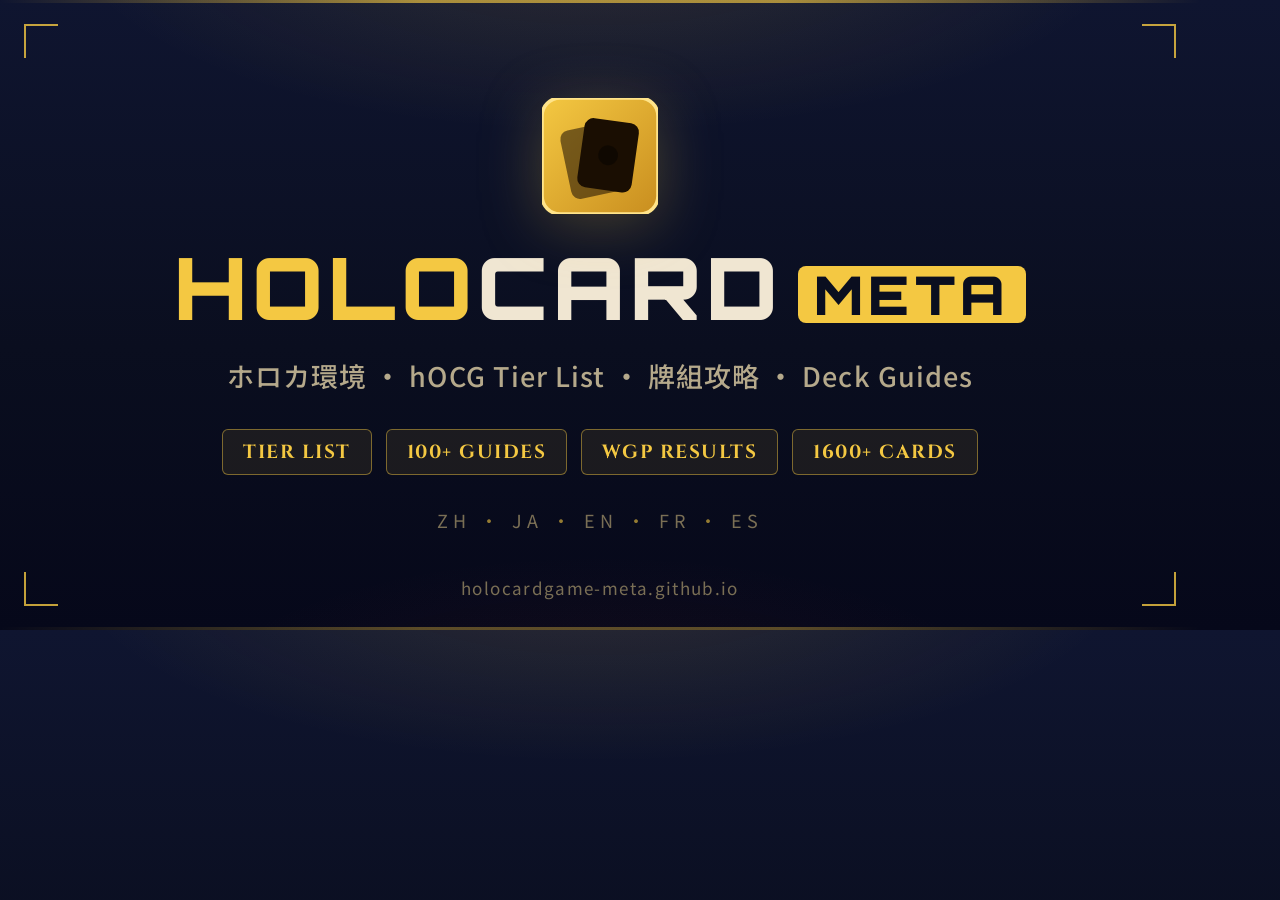
<file: scripts/og-template.html>
<!DOCTYPE html>
<html lang="zh-TW">
<head>
<meta charset="UTF-8">
<!-- Source template for web/og-image.png — rendered at exactly 1200x630 by
     scripts/build_og_image.py via headless Chrome. Tokens mirror the live
     Arena theme in web/style.css (.app[data-style="arena"]). -->
<link rel="preconnect" href="https://fonts.googleapis.com">
<link rel="preconnect" href="https://fonts.gstatic.com" crossorigin>
<link rel="stylesheet" href="https://fonts.googleapis.com/css2?family=Orbitron:wght@700;900&family=Cinzel:wght@700;900&family=Noto+Sans+TC:wght@400;500;700&family=Noto+Sans+JP:wght@400;500&display=swap">
<style>
  :root {
    --bg-0: #0a0e1f;
    --bg-1: #0f1530;
    --text-1: #f0e6d2;
    --text-2: #b5a98b;
    --text-3: #7a6f55;
    --accent: #f4c842;
    --accent-2: #d63838;
    --border: #3a3258;
  }
  * { margin: 0; padding: 0; box-sizing: border-box; }
  html, body { width: 1200px; height: 630px; overflow: hidden; }
  body {
    font-family: 'Noto Sans TC', 'Noto Sans JP', system-ui, sans-serif;
    color: var(--text-1);
    background:
      radial-gradient(ellipse 75% 55% at 50% -12%, rgba(244, 200, 66, .14) 0%, transparent 60%),
      radial-gradient(ellipse 60% 45% at 50% 115%, rgba(214, 56, 56, .07) 0%, transparent 60%),
      linear-gradient(180deg, #0f1530 0%, #0a0e1f 55%, #06081a 100%);
    display: flex;
    align-items: center;
    justify-content: center;
    position: relative;
  }

  /* Gold edge lines — echoes the arena sidebar edge gradient */
  .edge { position: absolute; left: 0; right: 0; height: 3px; }
  .edge.top { top: 0; background: linear-gradient(90deg, transparent 0%, var(--accent) 35%, var(--accent) 65%, transparent 100%); opacity: .65; }
  .edge.bottom { bottom: 0; background: linear-gradient(90deg, transparent 0%, var(--accent) 35%, var(--accent) 65%, transparent 100%); opacity: .35; }

  /* Corner brackets — the site's emblem-corner motif */
  .corner { position: absolute; width: 34px; height: 34px; border-color: var(--accent); border-style: solid; opacity: .8; }
  .corner.tl { top: 24px; left: 24px; border-width: 2px 0 0 2px; }
  .corner.tr { top: 24px; right: 24px; border-width: 2px 2px 0 0; }
  .corner.bl { bottom: 24px; left: 24px; border-width: 0 0 2px 2px; }
  .corner.br { bottom: 24px; right: 24px; border-width: 0 2px 2px 0; }

  .stage { text-align: center; }

  .mark { width: 116px; height: 116px; margin: 0 auto 30px; filter: drop-shadow(0 10px 30px rgba(244, 200, 66, .25)); }
  .mark svg { width: 100%; height: 100%; display: block; }

  /* Wordmark — mirrors .brand-name (Orbitron 900; gold / parchment / gold pill) */
  .wordmark {
    font-family: 'Orbitron', sans-serif;
    font-weight: 900;
    font-size: 86px;
    letter-spacing: .06em;
    line-height: 1;
    white-space: nowrap;
  }
  .wordmark .holo { color: var(--accent); }
  .wordmark .card { color: var(--text-1); }
  .wordmark .meta {
    display: inline-block;
    background: var(--accent);
    color: var(--bg-0);
    padding: .04em .3em .02em;
    margin-left: .28em;
    border-radius: 8px;
    font-size: .62em;
    vertical-align: .08em;
  }

  .sub {
    margin-top: 26px;
    font-size: 27px;
    font-weight: 500;
    color: var(--text-2);
    letter-spacing: .04em;
  }

  .features {
    margin-top: 34px;
    display: flex;
    justify-content: center;
    gap: 14px;
  }
  .chip {
    font-family: 'Cinzel', serif;
    font-weight: 700;
    font-size: 19px;
    letter-spacing: .08em;
    color: var(--accent);
    border: 1px solid rgba(244, 200, 66, .45);
    background: rgba(244, 200, 66, .08);
    border-radius: 6px;
    padding: 9px 20px;
  }

  .langs {
    margin-top: 32px;
    font-size: 18px;
    letter-spacing: .28em;
    color: var(--text-3);
    text-transform: uppercase;
  }
  .langs .dot { color: var(--accent); opacity: .6; }

  .url {
    position: absolute;
    bottom: 30px;
    left: 0; right: 0;
    text-align: center;
    font-size: 17px;
    letter-spacing: .08em;
    color: var(--text-3);
  }
</style>
</head>
<body>
  <div class="edge top"></div>
  <div class="edge bottom"></div>
  <div class="corner tl"></div>
  <div class="corner tr"></div>
  <div class="corner bl"></div>
  <div class="corner br"></div>

  <div class="stage">
    <div class="mark">
      <!-- web/favicon.svg, inlined -->
      <svg xmlns="http://www.w3.org/2000/svg" viewBox="0 0 64 64">
        <defs>
          <linearGradient id="bg" x1="0" y1="0" x2="1" y2="1">
            <stop offset="0%" stop-color="#f4c842"/>
            <stop offset="100%" stop-color="#c98e1f"/>
          </linearGradient>
        </defs>
        <rect x="0" y="0" width="64" height="64" rx="10" ry="10" fill="url(#bg)"/>
        <rect x="0" y="0" width="64" height="64" rx="10" ry="10" fill="none" stroke="#ffe48a" stroke-width="2"/>
        <g transform="translate(-1 -2) scale(2.75)" fill="#1a0e02">
          <g transform="rotate(-12 12 13)">
            <rect x="5" y="6" width="11" height="14" rx="1.8" ry="1.8" opacity=".55"/>
          </g>
          <g transform="rotate(8 12 13)">
            <rect x="8" y="5" width="11" height="14" rx="1.8" ry="1.8"/>
            <circle cx="13.5" cy="12" r="2" fill="rgba(0,0,0,.4)"/>
          </g>
        </g>
      </svg>
    </div>

    <div class="wordmark"><span class="holo">HOLO</span><span class="card">CARD</span><span class="meta">META</span></div>

    <div class="sub">ホロカ環境 · hOCG Tier List · 牌組攻略 · Deck Guides</div>

    <div class="features">
      <span class="chip">TIER LIST</span>
      <span class="chip">100+ GUIDES</span>
      <span class="chip">WGP RESULTS</span>
      <span class="chip">1600+ CARDS</span>
    </div>

    <div class="langs">ZH<span class="dot"> · </span>JA<span class="dot"> · </span>EN<span class="dot"> · </span>FR<span class="dot"> · </span>ES</div>
  </div>

  <div class="url">holocardgame-meta.github.io</div>
</body>
</html>
</file>
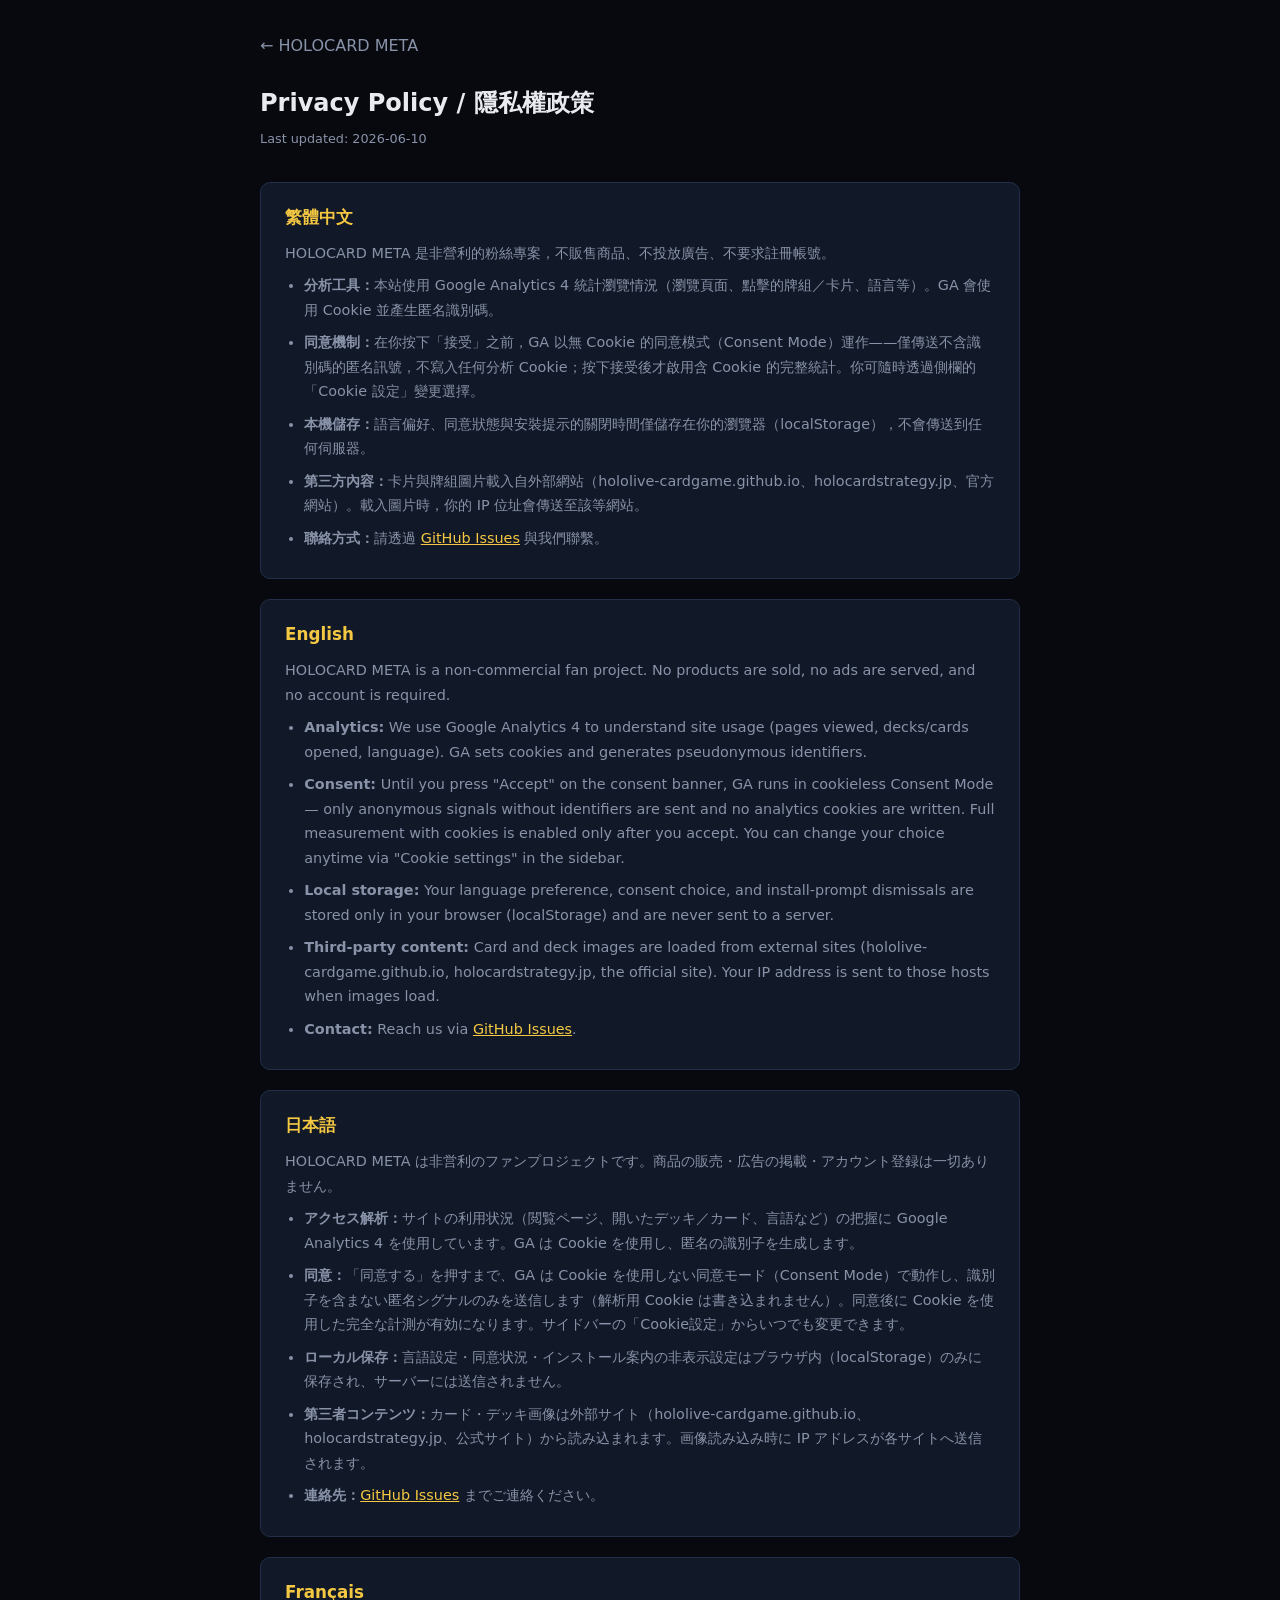
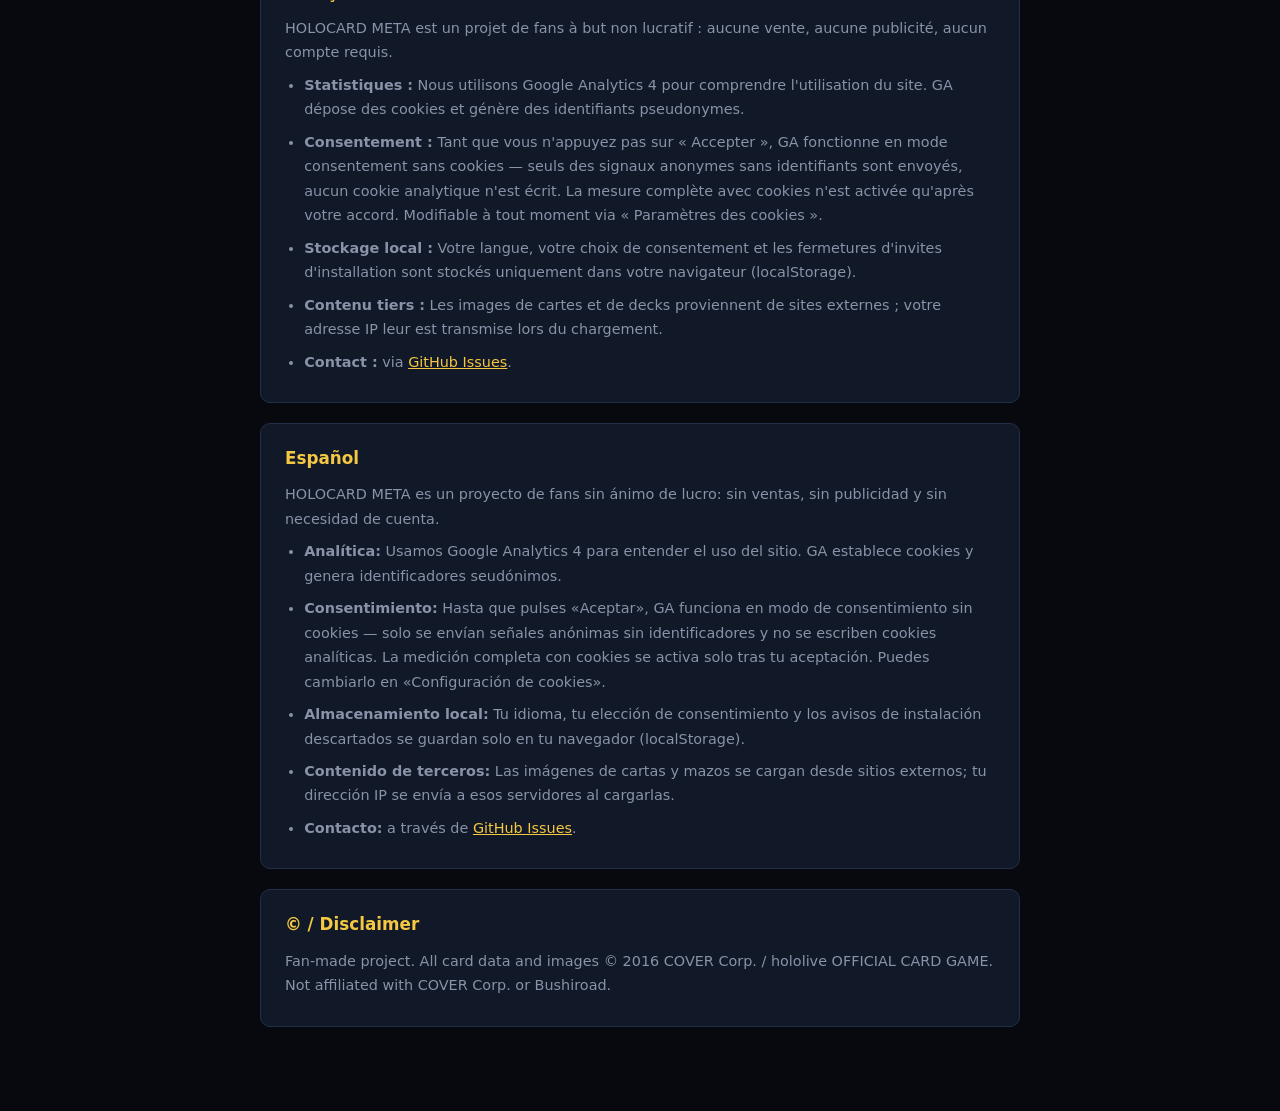
<file: web/privacy.html>
<!DOCTYPE html>
<html lang="zh-TW">
<head>
  <meta charset="UTF-8">
  <meta name="viewport" content="width=device-width, initial-scale=1.0">
  <meta name="robots" content="noindex">
  <title>Privacy Policy / 隱私權政策 | HOLOCARD META</title>
  <link rel="icon" type="image/svg+xml" href="favicon.svg">
  <style>
    :root { --bg-0: #07090f; --bg-2: #111827; --border: #232f48; --text-1: #e8eaf0; --text-2: #8892a8; --accent: #f4c842; }
    * { margin: 0; padding: 0; box-sizing: border-box; }
    body {
      background: var(--bg-0); color: var(--text-1);
      font-family: 'Noto Sans TC', 'Noto Sans JP', system-ui, sans-serif;
      line-height: 1.7; padding: 2rem 1.25rem 4rem;
    }
    main { max-width: 760px; margin: 0 auto; }
    h1 { font-size: 1.5rem; margin-bottom: .25rem; }
    .updated { color: var(--text-2); font-size: .8rem; margin-bottom: 2rem; }
    section { border: 1px solid var(--border); background: var(--bg-2); border-radius: 10px; padding: 1.25rem 1.5rem; margin-bottom: 1.25rem; }
    h2 { font-size: 1.05rem; margin-bottom: .6rem; color: var(--accent); }
    p, li { color: var(--text-2); font-size: .9rem; margin-bottom: .5rem; }
    ul { padding-left: 1.2rem; }
    a { color: var(--accent); }
    .back { display: inline-block; margin-bottom: 1.5rem; color: var(--text-2); text-decoration: none; }
    .back:hover { color: var(--text-1); }
  </style>
</head>
<body>
  <main>
    <a class="back" href="./">&larr; HOLOCARD META</a>
    <h1>Privacy Policy / 隱私權政策</h1>
    <p class="updated">Last updated: 2026-06-10</p>

    <section lang="zh-TW">
      <h2>繁體中文</h2>
      <p>HOLOCARD META 是非營利的粉絲專案，不販售商品、不投放廣告、不要求註冊帳號。</p>
      <ul>
        <li><strong>分析工具：</strong>本站使用 Google Analytics 4 統計瀏覽情況（瀏覽頁面、點擊的牌組／卡片、語言等）。GA 會使用 Cookie 並產生匿名識別碼。</li>
        <li><strong>同意機制：</strong>在你按下「接受」之前，GA 以無 Cookie 的同意模式（Consent Mode）運作——僅傳送不含識別碼的匿名訊號，不寫入任何分析 Cookie；按下接受後才啟用含 Cookie 的完整統計。你可隨時透過側欄的「Cookie 設定」變更選擇。</li>
        <li><strong>本機儲存：</strong>語言偏好、同意狀態與安裝提示的關閉時間僅儲存在你的瀏覽器（localStorage），不會傳送到任何伺服器。</li>
        <li><strong>第三方內容：</strong>卡片與牌組圖片載入自外部網站（hololive-cardgame.github.io、holocardstrategy.jp、官方網站）。載入圖片時，你的 IP 位址會傳送至該等網站。</li>
        <li><strong>聯絡方式：</strong>請透過 <a href="https://github.com/holocardgame-meta/holocardgame-meta.github.io/issues" rel="noopener">GitHub Issues</a> 與我們聯繫。</li>
      </ul>
    </section>

    <section lang="en">
      <h2>English</h2>
      <p>HOLOCARD META is a non-commercial fan project. No products are sold, no ads are served, and no account is required.</p>
      <ul>
        <li><strong>Analytics:</strong> We use Google Analytics 4 to understand site usage (pages viewed, decks/cards opened, language). GA sets cookies and generates pseudonymous identifiers.</li>
        <li><strong>Consent:</strong> Until you press "Accept" on the consent banner, GA runs in cookieless Consent Mode — only anonymous signals without identifiers are sent and no analytics cookies are written. Full measurement with cookies is enabled only after you accept. You can change your choice anytime via "Cookie settings" in the sidebar.</li>
        <li><strong>Local storage:</strong> Your language preference, consent choice, and install-prompt dismissals are stored only in your browser (localStorage) and are never sent to a server.</li>
        <li><strong>Third-party content:</strong> Card and deck images are loaded from external sites (hololive-cardgame.github.io, holocardstrategy.jp, the official site). Your IP address is sent to those hosts when images load.</li>
        <li><strong>Contact:</strong> Reach us via <a href="https://github.com/holocardgame-meta/holocardgame-meta.github.io/issues" rel="noopener">GitHub Issues</a>.</li>
      </ul>
    </section>

    <section lang="ja">
      <h2>日本語</h2>
      <p>HOLOCARD META は非営利のファンプロジェクトです。商品の販売・広告の掲載・アカウント登録は一切ありません。</p>
      <ul>
        <li><strong>アクセス解析：</strong>サイトの利用状況（閲覧ページ、開いたデッキ／カード、言語など）の把握に Google Analytics 4 を使用しています。GA は Cookie を使用し、匿名の識別子を生成します。</li>
        <li><strong>同意：</strong>「同意する」を押すまで、GA は Cookie を使用しない同意モード（Consent Mode）で動作し、識別子を含まない匿名シグナルのみを送信します（解析用 Cookie は書き込まれません）。同意後に Cookie を使用した完全な計測が有効になります。サイドバーの「Cookie設定」からいつでも変更できます。</li>
        <li><strong>ローカル保存：</strong>言語設定・同意状況・インストール案内の非表示設定はブラウザ内（localStorage）のみに保存され、サーバーには送信されません。</li>
        <li><strong>第三者コンテンツ：</strong>カード・デッキ画像は外部サイト（hololive-cardgame.github.io、holocardstrategy.jp、公式サイト）から読み込まれます。画像読み込み時に IP アドレスが各サイトへ送信されます。</li>
        <li><strong>連絡先：</strong><a href="https://github.com/holocardgame-meta/holocardgame-meta.github.io/issues" rel="noopener">GitHub Issues</a> までご連絡ください。</li>
      </ul>
    </section>

    <section lang="fr">
      <h2>Français</h2>
      <p>HOLOCARD META est un projet de fans à but non lucratif : aucune vente, aucune publicité, aucun compte requis.</p>
      <ul>
        <li><strong>Statistiques :</strong> Nous utilisons Google Analytics 4 pour comprendre l'utilisation du site. GA dépose des cookies et génère des identifiants pseudonymes.</li>
        <li><strong>Consentement :</strong> Tant que vous n'appuyez pas sur « Accepter », GA fonctionne en mode consentement sans cookies — seuls des signaux anonymes sans identifiants sont envoyés, aucun cookie analytique n'est écrit. La mesure complète avec cookies n'est activée qu'après votre accord. Modifiable à tout moment via « Paramètres des cookies ».</li>
        <li><strong>Stockage local :</strong> Votre langue, votre choix de consentement et les fermetures d'invites d'installation sont stockés uniquement dans votre navigateur (localStorage).</li>
        <li><strong>Contenu tiers :</strong> Les images de cartes et de decks proviennent de sites externes ; votre adresse IP leur est transmise lors du chargement.</li>
        <li><strong>Contact :</strong> via <a href="https://github.com/holocardgame-meta/holocardgame-meta.github.io/issues" rel="noopener">GitHub Issues</a>.</li>
      </ul>
    </section>

    <section lang="es">
      <h2>Español</h2>
      <p>HOLOCARD META es un proyecto de fans sin ánimo de lucro: sin ventas, sin publicidad y sin necesidad de cuenta.</p>
      <ul>
        <li><strong>Analítica:</strong> Usamos Google Analytics 4 para entender el uso del sitio. GA establece cookies y genera identificadores seudónimos.</li>
        <li><strong>Consentimiento:</strong> Hasta que pulses «Aceptar», GA funciona en modo de consentimiento sin cookies — solo se envían señales anónimas sin identificadores y no se escriben cookies analíticas. La medición completa con cookies se activa solo tras tu aceptación. Puedes cambiarlo en «Configuración de cookies».</li>
        <li><strong>Almacenamiento local:</strong> Tu idioma, tu elección de consentimiento y los avisos de instalación descartados se guardan solo en tu navegador (localStorage).</li>
        <li><strong>Contenido de terceros:</strong> Las imágenes de cartas y mazos se cargan desde sitios externos; tu dirección IP se envía a esos servidores al cargarlas.</li>
        <li><strong>Contacto:</strong> a través de <a href="https://github.com/holocardgame-meta/holocardgame-meta.github.io/issues" rel="noopener">GitHub Issues</a>.</li>
      </ul>
    </section>

    <section>
      <h2>© / Disclaimer</h2>
      <p>Fan-made project. All card data and images © 2016 COVER Corp. / hololive OFFICIAL CARD GAME. Not affiliated with COVER Corp. or Bushiroad.</p>
    </section>
  </main>
</body>
</html>
</file>
<file: web/style.css>
/* ════════════════════════════════════════════════════════════════════
   HOLOCARD META — Sidebar Redesign (Arena style)
   ════════════════════════════════════════════════════════════════════ */
:root {
  /* Base palette (overridden by [data-style="arena"] on .app) */
  --bg-0: #07090f;
  --bg-1: #0b0f1c;
  --bg-2: #111827;
  --bg-card: #1a2235;
  --bg-card-hov: #1f2a42;
  --border: #232f48;
  --border-2: #1a2335;
  --text-1: #e8eaf0;
  --text-2: #8892a8;
  --text-3: #5b6580;
  --accent: #26c7ff;
  --accent-2: #ff5f8a;
  --accent-soft: rgba(38, 199, 255, 0.12);
  --gold: #ffd700;
  --tier1: #ffd700;
  --tier2: #c0c0c0;
  --tier3: #cd7f32;
  --sidebar-w: 270px;
  --rail-w: 64px;
  --radius: 8px;
  --radius-lg: 14px;
  --shadow: 0 4px 20px rgba(0,0,0,.4);

  /* Legacy aliases — existing per-view CSS still references these */
  --bg-primary: var(--bg-0);
  --bg-secondary: var(--bg-2);
  --text-primary: var(--text-1);
  --text-secondary: var(--text-2);
  --accent-cyan: var(--accent);
  --accent-gold: var(--gold);
  --accent-purple: #a855f7;
  --accent-pink: #ff5f8a;
  --surface: var(--bg-2);
  --rating-s: #ffd700;
  --rating-a: #4caf50;
  --rating-b: #78909c;
  --color-white: #e0e0e0;
  --color-green: #4caf50;
  --color-red: #f44336;
  --color-blue: #2196f3;
  --color-purple: #9c27b0;
  --color-yellow: #ffeb3b;
}

* { margin: 0; padding: 0; box-sizing: border-box; }
[hidden] { display: none !important; }
html, body { height: 100%; }

/* ── Arena-themed scrollbars (muted dark-gold thumb on dark track) ────── */
* {
  scrollbar-width: thin;
  scrollbar-color: rgba(120,95,40,.55) rgba(0,0,0,.35);
}
*::-webkit-scrollbar { width: 10px; height: 10px; }
*::-webkit-scrollbar-track {
  background: rgba(0,0,0,.35);
  border-left: 1px solid var(--border);
}
*::-webkit-scrollbar-thumb {
  background: linear-gradient(180deg, #5a4820 0%, #2e2410 100%);
  border: 2px solid var(--bg-0);
  border-radius: 6px;
  box-shadow: inset 0 1px 0 rgba(244,200,66,.12);
}
*::-webkit-scrollbar-thumb:hover {
  background: linear-gradient(180deg, #806430 0%, #4a3a18 100%);
}
*::-webkit-scrollbar-corner { background: rgba(0,0,0,.35); }
body {
  background: var(--bg-0);
  color: var(--text-1);
  font-family: 'Noto Sans TC', 'Noto Sans JP', system-ui, -apple-system, sans-serif;
  line-height: 1.55;
  overflow: hidden;
}
.visually-hidden {
  position: absolute;
  width: 1px; height: 1px;
  padding: 0; margin: -1px;
  overflow: hidden;
  clip: rect(0,0,0,0);
  white-space: nowrap;
  border: 0;
}

/* ── App shell ───────────────────────────────────────────────────────── */
.app {
  display: grid;
  grid-template-columns: var(--sidebar-w) 1fr;
  height: 100vh;
  color: var(--text-1);
  background: var(--bg-0);
  transition: grid-template-columns .22s ease;
}
.app[data-collapsed="true"] { grid-template-columns: var(--rail-w) 1fr; }

/* ── Sidebar ─────────────────────────────────────────────────────────── */
.sidebar {
  background: linear-gradient(180deg, var(--bg-1) 0%, var(--bg-0) 100%);
  border-right: 1px solid var(--border-2);
  display: flex;
  flex-direction: column;
  min-width: 0;
  position: relative;
}
.sidebar::before {
  content: '';
  position: absolute; inset: 0;
  background: radial-gradient(ellipse at 50% -10%, rgba(244,200,66,.10) 0%, transparent 55%);
  pointer-events: none;
  overflow: hidden;
}

.brand {
  display: flex;
  align-items: center;
  gap: .65rem;
  padding: 1.1rem 1rem .85rem;
  position: relative;
  z-index: 1;
}
.app[data-collapsed="true"] .brand {
  justify-content: center;
  padding: 1.1rem 0 .85rem;
}
.brand-mark {
  width: 42px; height: 42px;
  border-radius: 8px;
  background: transparent;
  display: block;
  overflow: hidden;
  flex-shrink: 0;
  box-shadow: 0 0 0 1px rgba(95,220,255,.3), 0 4px 14px rgba(38,199,255,.2);
}
.brand-mark-icon {
  display: block;
  width: 100%;
  height: 100%;
}
.brand-name {
  font-family: 'Orbitron', sans-serif;
  font-weight: 900;
  font-size: 1.02rem;
  letter-spacing: .06em;
  white-space: nowrap;
  overflow: hidden;
  line-height: 1.1;
}
.brand-name .holo { color: var(--accent); }
.brand-name .card { color: var(--text-1); }
.brand-name .meta {
  display: inline-block;
  background: var(--accent);
  color: var(--bg-0);
  padding: 0 .3em;
  margin-left: .25em;
  border-radius: 3px;
  font-size: .65em;
}
.brand-sub {
  font-size: .68rem;
  color: var(--text-3);
  letter-spacing: .12em;
  text-transform: uppercase;
  margin-top: 1px;
  white-space: nowrap;
  overflow: hidden;
}
.app[data-collapsed="true"] .brand-name,
.app[data-collapsed="true"] .brand-sub,
.app[data-collapsed="true"] .brand-text-wrap { display: none; }

/* Collapse edge tab */
.collapse-btn {
  position: absolute;
  top: 26px;
  right: -13px;
  width: 26px;
  height: 26px;
  border-radius: 50%;
  background: var(--bg-card);
  border: 1px solid var(--border);
  color: var(--text-2);
  display: grid;
  place-items: center;
  cursor: pointer;
  z-index: 30;
  transition: background .15s, color .15s, border-color .15s, box-shadow .15s;
  box-shadow: 0 2px 8px rgba(0,0,0,.3);
  padding: 0;
  font-family: inherit;
}
.collapse-btn:hover {
  color: var(--accent);
  border-color: var(--accent);
  box-shadow: 0 2px 12px rgba(0,0,0,.4), 0 0 0 3px var(--accent-soft);
}
.collapse-btn svg { transition: transform .2s; }
.app[data-collapsed="true"] .collapse-btn svg { transform: scaleX(-1); }

/* Sidebar body & sections */
.sidebar-body {
  flex: 1;
  overflow-y: auto;
  overflow-x: hidden;
  padding: .25rem .5rem 1rem;
  position: relative;
  z-index: 1;
  scrollbar-width: thin;
  scrollbar-color: rgba(244,200,66,.45) transparent;
}
.sidebar-body::-webkit-scrollbar { width: 6px; }
.sidebar-body::-webkit-scrollbar-track { background: transparent; border: none; }
.sidebar-body::-webkit-scrollbar-thumb {
  background: linear-gradient(180deg, rgba(244,200,66,.6), rgba(201,142,31,.5));
  border: none;
  border-radius: 3px;
}
.sidebar-body::-webkit-scrollbar-thumb:hover { background: linear-gradient(180deg, #f4c842, #c98e1f); }

.nav-section { padding: .85rem .5rem .35rem; }
.nav-section-label {
  font-size: .65rem;
  color: var(--text-3);
  text-transform: uppercase;
  letter-spacing: .14em;
  font-weight: 700;
  padding: 0 .55rem .55rem;
  display: flex;
  align-items: center;
  gap: .5rem;
}
.nav-section-label::after {
  content: '';
  flex: 1;
  height: 1px;
  background: linear-gradient(90deg, var(--border-2), transparent);
}
.app[data-collapsed="true"] .nav-section-label {
  opacity: 0; pointer-events: none; height: 0; padding: 0; overflow: hidden;
}

.nav-item {
  display: flex;
  align-items: center;
  gap: .75rem;
  padding: .58rem .6rem;
  margin: 1px 0;
  border-radius: var(--radius);
  color: var(--text-2);
  cursor: pointer;
  font-size: .92rem;
  transition: background .12s, color .12s;
  border: 1px solid transparent;
  position: relative;
  min-width: 0;
  user-select: none;
}
.nav-item:hover { background: var(--bg-2); color: var(--text-1); }
.nav-item:focus-visible { outline: 2px solid var(--accent); outline-offset: 1px; }
.nav-item.active {
  background: linear-gradient(90deg, var(--accent-soft) 0%, transparent 100%);
  color: var(--accent);
  border-color: rgba(38,199,255,.18);
}
.nav-item.active::before {
  content: '';
  position: absolute;
  left: -.5rem; top: 8px; bottom: 8px;
  width: 3px;
  background: var(--accent);
  border-radius: 0 3px 3px 0;
  box-shadow: 0 0 12px rgba(38,199,255,.7);
}
.nav-icon {
  width: 20px; height: 20px;
  flex-shrink: 0;
  display: grid; place-items: center;
  color: inherit;
}
.nav-label {
  flex: 1;
  white-space: nowrap;
  overflow: hidden;
  text-overflow: ellipsis;
}
.nav-count {
  font-size: .7rem;
  color: var(--text-3);
  font-family: 'JetBrains Mono', monospace;
  background: var(--bg-2);
  padding: 2px 8px;
  border-radius: 10px;
  flex-shrink: 0;
  min-width: 28px;
  text-align: center;
  font-variant-numeric: tabular-nums;
  letter-spacing: .02em;
  line-height: 1.25;
}
.nav-count:empty,
.nav-count[data-empty="true"] { opacity: .35; }
.nav-item.active .nav-count {
  background: rgba(38,199,255,.15);
  color: var(--accent);
}
.app[data-collapsed="true"] .nav-label,
.app[data-collapsed="true"] .nav-count { display: none; }
.app[data-collapsed="true"] .nav-item { justify-content: center; padding: .58rem 0; }
.app[data-collapsed="true"] .filter-section { display: none; }

/* Sidebar foot */
.sidebar-foot {
  padding: .7rem .75rem .85rem;
  border-top: 1px solid var(--border-2);
  position: relative;
  z-index: 2;
}
.app[data-collapsed="true"] .sidebar-foot { padding: .6rem .35rem; }
.app[data-collapsed="true"] .lang-picker,
.app[data-collapsed="true"] .foot-meta { display: none; }

/* Language picker — popover dropdown */
.lang-picker { margin-bottom: .65rem; position: relative; }
.lang-trigger {
  display: flex; align-items: center; gap: .5rem;
  width: 100%;
  background: rgba(0,0,0,.35);
  border: 1px solid var(--border-2);
  border-radius: 4px;
  color: var(--text-1);
  padding: 8px 10px;
  cursor: pointer;
  font: inherit;
  text-align: left;
  transition: border-color .12s, background .12s;
  line-height: 1;
}
.lang-trigger:hover {
  border-color: var(--accent);
  background: rgba(244,200,66,.05);
}
.lang-trigger[aria-expanded="true"] {
  border-color: var(--accent);
  background: rgba(244,200,66,.06);
}
.lang-trigger .globe-mini {
  width: 9px; height: 9px;
  border-radius: 50%;
  background:
    radial-gradient(circle at 30% 30%, rgba(255,255,255,.55) 0%, transparent 50%),
    conic-gradient(from 220deg, var(--bg-0), var(--accent) 25%, var(--bg-0) 50%, var(--accent) 75%, var(--bg-0));
  border: 1px solid var(--accent);
  flex-shrink: 0;
  box-shadow: 0 0 6px rgba(244,200,66,.4);
}
.lang-trigger-code {
  font-family: 'JetBrains Mono', monospace;
  font-size: .68rem;
  font-weight: 800;
  color: var(--accent);
  letter-spacing: .06em;
  padding: 2px 6px;
  background: rgba(244,200,66,.1);
  border: 1px solid rgba(244,200,66,.3);
  border-radius: 2px;
  line-height: 1;
}
.lang-trigger-name {
  flex: 1;
  font-family: 'Noto Sans TC', 'Noto Sans JP', sans-serif;
  font-size: .82rem;
  font-weight: 700;
  color: var(--text-1);
  white-space: nowrap;
  overflow: hidden;
  text-overflow: ellipsis;
  min-width: 0;
}
.lang-trigger-chevron {
  color: var(--text-3);
  flex-shrink: 0;
  transition: transform .15s, color .12s;
}
.lang-trigger[aria-expanded="true"] .lang-trigger-chevron {
  transform: rotate(180deg);
  color: var(--accent);
}

/* Popover panel — opens UPWARD from sidebar bottom */
.lang-pop {
  position: absolute;
  left: 0; right: 0;
  bottom: calc(100% + 6px);
  background: linear-gradient(180deg, #161d3e 0%, #0f1530 100%);
  border: 1px solid var(--accent);
  border-radius: 4px;
  padding: 4px;
  list-style: none;
  margin: 0;
  z-index: 50;
  box-shadow:
    0 -8px 28px rgba(0,0,0,.6),
    0 0 0 3px var(--bg-0),
    inset 0 1px 0 rgba(244,200,66,.15);
  animation: langPopIn .14s ease-out;
}
@keyframes langPopIn {
  from { opacity: 0; transform: translateY(4px); }
  to   { opacity: 1; transform: translateY(0); }
}
.lang-pop[hidden] { display: none; }
.lang-pop::before,
.lang-pop::after {
  content: ''; position: absolute;
  width: 10px; height: 10px;
  border: 2px solid var(--accent);
  pointer-events: none;
}
.lang-pop::before {
  top: -4px; left: -4px;
  border-right: none; border-bottom: none;
}
.lang-pop::after {
  top: -4px; right: -4px;
  border-left: none; border-bottom: none;
}
.lang-opt {
  display: grid;
  grid-template-columns: 36px 1fr 16px;
  align-items: center;
  gap: .55rem;
  padding: 7px 9px;
  cursor: pointer;
  border-radius: 2px;
  transition: background .1s, color .1s;
  border: 1px solid transparent;
}
.lang-opt:hover, .lang-opt:focus-visible {
  background: rgba(244,200,66,.08);
  outline: none;
}
.lang-opt.is-active {
  background: linear-gradient(90deg, rgba(244,200,66,.14) 0%, rgba(244,200,66,.04) 100%);
  border-color: rgba(244,200,66,.35);
}
.lang-opt-code {
  font-family: 'JetBrains Mono', monospace;
  font-size: .65rem;
  font-weight: 800;
  color: var(--text-2);
  letter-spacing: .06em;
  padding: 3px 6px;
  background: rgba(0,0,0,.4);
  border: 1px solid var(--border);
  border-radius: 2px;
  text-align: center;
  line-height: 1;
}
.lang-opt.is-active .lang-opt-code {
  background: linear-gradient(180deg, #f4c842 0%, #c98e1f 100%);
  color: #1a0e02;
  border-color: #ffe48a;
}
.lang-opt-name {
  font-family: 'Noto Sans TC', 'Noto Sans JP', sans-serif;
  font-size: .82rem;
  font-weight: 600;
  color: var(--text-1);
  line-height: 1.15;
}
.lang-opt.is-active .lang-opt-name {
  color: var(--accent);
  font-weight: 800;
}
.lang-opt-check {
  color: var(--accent);
  font-weight: 900;
  font-size: .85rem;
  text-align: center;
  opacity: 0;
  transition: opacity .12s;
}
.lang-opt.is-active .lang-opt-check { opacity: 1; }

.foot-meta {
  font-size: .65rem;
  color: var(--text-3);
  line-height: 1.45;
  padding: 0 4px;
  display: flex;
  flex-direction: column;
  gap: 3px;
}
.foot-meta-line { white-space: nowrap; overflow: hidden; text-overflow: ellipsis; }
.foot-meta-line.foot-meta-disclaimer {
  white-space: normal;
  overflow: visible;
  color: var(--text-3);
  opacity: .85;
  line-height: 1.4;
}
.foot-meta-sources { margin-top: 6px; padding-top: 6px; border-top: 1px dashed var(--border-2); }
.foot-meta-sources-label {
  font-family: 'Cinzel', serif;
  font-size: .58rem;
  color: var(--accent);
  letter-spacing: .2em;
  text-transform: uppercase;
  font-weight: 700;
  margin-bottom: 3px;
  opacity: .85;
}
.foot-meta-sources-list {
  list-style: none;
  padding: 0;
  margin: 0;
  display: flex;
  flex-direction: column;
  gap: 1px;
}
.foot-meta-sources-list li { line-height: 1.4; }
.foot-meta-sources-list a {
  color: var(--text-2);
  text-decoration: none;
  font-size: .68rem;
  transition: color .12s;
  display: inline-block;
}
.foot-meta-sources-list a::before { content: '· '; color: var(--border); }
.foot-meta-sources-list a:hover { color: var(--accent); text-decoration: underline; text-underline-offset: 2px; }
.foot-meta .dot { color: #4caf50; animation: pulse 2s infinite; }
@keyframes pulse { 0%, 100% { opacity: 1; } 50% { opacity: .35; } }

/* ── Filter section (sidebar) ────────────────────────────────────────── */
.filter-section { padding: .75rem .5rem .35rem; }
.filter-block-wrap { margin-top: .25rem; }
.filter-header {
  display: flex;
  align-items: center;
  gap: .5rem;
  padding: .85rem .55rem .45rem;
  line-height: 1;
}
.filter-header-label {
  font-family: 'Cinzel', serif;
  font-size: .65rem;
  color: var(--accent);
  letter-spacing: .18em;
  text-transform: uppercase;
  font-weight: 700;
}
.filter-header-count {
  font-family: 'JetBrains Mono', monospace;
  font-size: .65rem;
  background: var(--accent);
  color: #1a0e02;
  padding: 1px 6px;
  border-radius: 99px;
  font-weight: 700;
  min-width: 16px;
  text-align: center;
}
.filter-header-clear {
  margin-left: auto;
  background: transparent;
  border: none;
  color: var(--text-3);
  cursor: pointer;
  font-family: inherit;
  font-size: .68rem;
  padding: 2px 4px;
  transition: color .12s;
}
.filter-header-clear:hover { color: var(--accent); }
.filter-header-count[hidden],
.filter-header-clear[hidden] { display: none; }

/* Color dot grid */
.color-dot-grid {
  display: grid;
  grid-template-columns: repeat(6, 1fr);
  gap: 6px;
  padding: 0 .55rem .25rem;
}
.color-dot {
  aspect-ratio: 1;
  border-radius: 50%;
  border: 1.5px solid var(--border-2);
  background: transparent;
  cursor: pointer;
  position: relative;
  padding: 0;
  transition: transform .15s, border-color .15s, box-shadow .15s;
  display: grid;
  place-items: center;
}
.color-dot:hover { transform: scale(1.08); border-color: var(--text-2); }
.color-dot-inner {
  width: 70%;
  height: 70%;
  border-radius: 50%;
  background: var(--c);
  border: 1px solid rgba(0,0,0,.25);
  display: block;
  transition: width .15s, height .15s;
}
.color-dot.active {
  border-color: var(--accent);
  box-shadow: 0 0 0 2px rgba(244,200,66,.25), 0 4px 12px rgba(244,200,66,.15);
}
.color-dot.active .color-dot-inner {
  width: 100%; height: 100%;
  border-color: var(--accent);
}
.color-dot-check {
  position: absolute;
  width: 14px; height: 14px;
  color: #fff;
  filter: drop-shadow(0 0 2px rgba(0,0,0,.5));
  pointer-events: none;
  opacity: 0;
}
.color-dot.active .color-dot-check { opacity: 1; }
.color-dot[title="白"].active .color-dot-check,
.color-dot[title="黃"].active .color-dot-check { color: #1a0e02; filter: none; }

/* Tier / type chip rows */
.tier-chip-row {
  display: flex;
  flex-wrap: wrap;
  gap: 4px;
  padding: 0 .55rem .35rem;
}
.tier-chip {
  background: transparent;
  border: 1px solid var(--border);
  color: var(--text-2);
  padding: 5px 9px;
  border-radius: 3px;
  font-family: 'Cinzel', serif;
  font-size: .68rem;
  font-weight: 700;
  cursor: pointer;
  letter-spacing: .06em;
  transition: all .12s;
  flex: 1 1 auto;
  min-width: 0;
  text-align: center;
}
.tier-chip:hover { color: var(--text-1); border-color: var(--text-2); }
.tier-chip.active {
  background: var(--accent);
  color: #1a0e02;
  border-color: var(--accent);
  box-shadow: inset 0 -2px 0 rgba(0,0,0,.2);
}
.tier-chip.active[data-t="1"] { background: linear-gradient(135deg, #ffeb9a, #f4c842); border-color: #ffeb9a; }
.tier-chip.active[data-t="2"] { background: linear-gradient(135deg, #e8e8e8, #b0b0b0); border-color: #e8e8e8; color: #1a0e02; }
.tier-chip.active[data-t="3"] { background: linear-gradient(135deg, #e8a878, #b56b3a); border-color: #e8a878; color: #1a0e02; }
.tier-chip.active[data-t="4"] { background: linear-gradient(135deg, #9ad1ff, #4a90c2); border-color: #9ad1ff; color: #1a0e02; }
.tier-chip.active[data-t="official"] { background: linear-gradient(135deg, #ff8a3d, #d63838); border-color: #ff8a3d; color: #fff; }
.tier-chip.active[data-t="guide"] { background: var(--text-2); border-color: var(--text-2); color: #1a0e02; }

/* Clear all */
.clear-all-btn {
  margin: .65rem .55rem 0;
  background: transparent;
  border: 1px dashed var(--border);
  color: var(--text-2);
  padding: 7px 10px;
  border-radius: 4px;
  font-family: inherit;
  font-size: .72rem;
  cursor: pointer;
  display: flex;
  align-items: center;
  justify-content: center;
  gap: .35rem;
  transition: all .12s;
  width: calc(100% - 1.1rem);
}
.clear-all-btn:hover {
  color: var(--accent);
  border-color: var(--accent);
  background: var(--accent-soft);
}

/* ── Main content ────────────────────────────────────────────────────── */
.main {
  display: flex;
  flex-direction: column;
  overflow: hidden;
  min-width: 0;
  background:
    radial-gradient(ellipse at 100% 0%, rgba(38,199,255,.04) 0%, transparent 50%),
    var(--bg-0);
}
.topbar {
  display: flex;
  align-items: center;
  gap: 1rem;
  padding: 1.1rem 1.6rem .85rem;
  border-bottom: 1px solid var(--border-2);
  flex-shrink: 0;
  position: relative;
}
.crumb {
  font-size: .72rem;
  color: var(--text-3);
  letter-spacing: .08em;
  text-transform: uppercase;
  font-family: 'JetBrains Mono', monospace;
}
.crumb .sep { color: var(--border); margin: 0 .35rem; }
.crumb .cur { color: var(--accent); }
.topbar-title {
  font-size: 1.35rem;
  font-weight: 700;
  margin-top: 2px;
}
.topbar-title small {
  font-weight: 400;
  color: var(--text-3);
  font-size: .82rem;
  margin-left: .5rem;
}
.topbar-left { flex: 1; min-width: 0; }
.topbar-search {
  position: relative;
  flex-shrink: 0;
}
.topbar-search input {
  background: var(--bg-2);
  border: 1px solid var(--border-2);
  color: var(--text-1);
  padding: 8px 14px 8px 34px;
  border-radius: var(--radius);
  font-size: .88rem;
  width: 280px;
  font-family: inherit;
  outline: none;
  transition: border-color .15s, box-shadow .15s;
}
.topbar-search input::placeholder { color: var(--text-3); }
.topbar-search input:focus {
  border-color: var(--accent);
  box-shadow: 0 0 0 3px rgba(244,200,66,.12);
}
.topbar-search .search-icon {
  position: absolute;
  left: 11px; top: 50%;
  transform: translateY(-50%);
  color: var(--text-3);
  pointer-events: none;
  display: grid; place-items: center;
}

/* Active filter bar (above results) */
.active-filter-bar {
  display: flex;
  flex-wrap: wrap;
  gap: 6px;
  padding: .8rem 1.6rem;
  border-bottom: 1px solid var(--border-2);
  background: rgba(244,200,66,.03);
  align-items: center;
}
.active-filter-bar[hidden] { display: none; }
.active-filter-label {
  font-family: 'Cinzel', serif;
  font-size: .68rem;
  color: var(--accent);
  letter-spacing: .14em;
  text-transform: uppercase;
  font-weight: 700;
  margin-right: .3rem;
}
.active-filter-pill {
  display: inline-flex;
  align-items: center;
  gap: .35rem;
  background: rgba(244,200,66,.1);
  border: 1px solid var(--accent);
  color: var(--accent);
  padding: 3px 4px 3px 9px;
  border-radius: 3px;
  font-family: inherit;
  font-size: .76rem;
  font-weight: 600;
  cursor: pointer;
  transition: background .12s;
}
.active-filter-pill:hover { background: rgba(244,200,66,.2); }
.active-filter-pill[data-kind="color"] { padding-left: 3px; }
.active-filter-swatch {
  width: 14px; height: 14px;
  border-radius: 50%;
  border: 1px solid rgba(0,0,0,.3);
  flex-shrink: 0;
}
.active-filter-x {
  width: 16px;
  text-align: center;
  font-size: 1rem;
  line-height: 1;
  color: var(--accent);
  margin-left: 2px;
  opacity: .7;
}
.active-filter-clear {
  margin-left: auto;
  background: transparent;
  border: none;
  color: var(--text-2);
  cursor: pointer;
  font-family: inherit;
  font-size: .72rem;
  text-decoration: underline;
  text-underline-offset: 3px;
  transition: color .12s;
}
.active-filter-clear:hover { color: var(--accent); }

/* Result meta row */
.result-meta {
  display: flex;
  justify-content: space-between;
  align-items: center;
  margin-bottom: 1.4rem;
  padding-bottom: .8rem;
  border-bottom: 1px solid var(--border-2);
  color: var(--text-2);
  font-size: .82rem;
  gap: 1rem;
  flex-wrap: wrap;
}
.result-meta strong { color: var(--text-1); font-weight: 700; }

/* Empty state */
.empty-state {
  text-align: center;
  padding: 4rem 1rem 5rem;
  color: var(--text-2);
}
.empty-glyph {
  font-family: 'Cinzel', serif;
  font-size: 4rem;
  color: var(--text-3);
  line-height: 1;
  margin-bottom: 1rem;
  opacity: .5;
}
.empty-title {
  font-family: 'Noto Sans TC', sans-serif;
  font-weight: 700;
  color: var(--text-1);
  font-size: 1.1rem;
  margin-bottom: .35rem;
}
.empty-sub {
  font-size: .85rem;
  margin-bottom: 1.2rem;
  color: var(--text-3);
}
.empty-btn {
  background: var(--accent);
  color: #1a0e02;
  border: none;
  padding: 8px 18px;
  border-radius: 2px;
  cursor: pointer;
  font-family: 'Cinzel', serif;
  font-weight: 700;
  font-size: .8rem;
  letter-spacing: .08em;
  text-transform: uppercase;
  box-shadow: inset 0 -2px 0 rgba(0,0,0,.2);
  transition: filter .15s;
}
.empty-btn:hover { filter: brightness(1.1); }

/* Mobile drawer / hamburger / close */
.mobile-hamburger,
.mobile-close {
  display: none;
  background: transparent;
  border: 1px solid var(--border);
  color: var(--text-2);
  width: 38px;
  height: 38px;
  border-radius: 4px;
  cursor: pointer;
  place-items: center;
  flex-shrink: 0;
  transition: all .15s;
  padding: 0;
  font-family: inherit;
}
.mobile-hamburger:hover,
.mobile-close:hover {
  color: var(--accent);
  border-color: var(--accent);
}
.mobile-close {
  position: absolute;
  top: 18px;
  right: 14px;
  width: 30px;
  height: 30px;
  border-radius: 50%;
  z-index: 30;
}
.mobile-backdrop {
  display: none;
  position: fixed;
  inset: 0;
  background: rgba(0,0,0,.55);
  backdrop-filter: blur(4px);
  z-index: 80;
  opacity: 0;
  pointer-events: none;
  transition: opacity .22s;
}

/* ── Main content body ───────────────────────────────────────────────── */
#mainContent {
  flex: 1;
  overflow-y: auto;
  min-width: 0;
}

.view { display: none; padding: 1.4rem 1.6rem 1rem; }
.view.active { display: block; }
.loading {
  text-align: center;
  color: var(--text-2);
  padding: 4rem;
  font-size: 1.05rem;
}

/* Legacy h1 (kept off-screen for SEO) — see .visually-hidden */
.site-title, .site-subtitle, .lang-switcher,
.main-nav, .nav-btn,
.filter-bar, .filter-group, .color-filters, .type-filters, .tier-filters,
.color-btn, .type-btn, .tier-btn { /* no-op: classes left for backward references */ }

/* Hidden legacy search (kept in DOM so existing event wiring doesn't break) */
#cardSearch[hidden] { display: none !important; }
.guides-search-box[hidden] { display: none !important; }
.guides-header h2[hidden],
.guides-header .guides-desc[hidden] { display: none !important; }

/* Old footer styles (footer now lives inside .main scroll area) */
.site-footer {
  text-align: center;
  padding: 1.5rem 1rem 2rem;
  color: var(--text-3);
  font-size: .76rem;
  border-top: 1px solid var(--border-2);
  margin-top: 1rem;
  background: transparent;
}
.site-footer a {
  color: var(--accent);
  text-decoration: none;
}
.site-footer a:hover { text-decoration: underline; }

/* Generic .search-input (still used by guideSearch fallback + view-internal search) */
.search-input {
  background: var(--bg-2);
  border: 1px solid var(--border-2);
  color: var(--text-1);
  padding: 6px 12px;
  border-radius: var(--radius);
  font-size: .9rem;
  width: 280px;
  font-family: inherit;
}
.search-input:focus { outline: none; border-color: var(--accent); }

/* ════════════════════════════════════════════════════════════════════
   STYLE A — ARENA (TCG game UI · gold + red on deep navy)
   ════════════════════════════════════════════════════════════════════ */
.app[data-style="arena"] {
  --bg-0: #0a0e1f;
  --bg-1: #0f1530;
  --bg-2: #161d3e;
  --bg-card: #141b3a;
  --bg-card-hov: #1c2447;
  --border: #3a3258;
  --border-2: #25244a;
  --text-1: #f0e6d2;
  --text-2: #b5a98b;
  --text-3: #7a6f55;
  --accent: #f4c842;
  --accent-2: #d63838;
  --accent-soft: rgba(244, 200, 66, 0.10);
  font-family: 'Noto Sans TC', 'Noto Sans JP', system-ui, sans-serif;
  color: var(--text-1);
  background: var(--bg-0);
}
.app[data-style="arena"] .sidebar {
  background:
    radial-gradient(ellipse at 50% -10%, rgba(244,200,66,.10) 0%, transparent 50%),
    linear-gradient(180deg, #0f1530 0%, #0a0e1f 60%, #06081a 100%);
  border-right: 1px solid var(--border);
}
.app[data-style="arena"] .sidebar::before { display: none; }
.app[data-style="arena"] .sidebar::after {
  content: ''; position: absolute; top: 0; right: 0; bottom: 0; width: 2px;
  background: linear-gradient(180deg, transparent 0%, var(--accent) 40%, var(--accent) 60%, transparent 100%);
  opacity: .25;
}
.app[data-style="arena"] .brand {
  border-bottom: 1px solid var(--border);
  padding-bottom: 1rem;
  margin-bottom: .2rem;
}
.app[data-style="arena"] .brand-mark {
  background: transparent;
  border-radius: 8px;
  box-shadow: 0 4px 14px rgba(244,200,66,.25);
}
.app[data-style="arena"] .brand-name {
  font-family: 'Noto Sans TC', sans-serif;
  font-weight: 900;
  letter-spacing: .04em;
  font-size: 1rem;
}
.app[data-style="arena"] .brand-name .holo { color: var(--accent); }
.app[data-style="arena"] .brand-name .card { color: var(--text-1); }
.app[data-style="arena"] .brand-name .meta {
  background: var(--accent-2);
  color: var(--text-1);
  border-radius: 2px;
  letter-spacing: .06em;
}
.app[data-style="arena"] .brand-sub {
  font-family: 'Cinzel', serif;
  font-style: italic;
  color: var(--accent);
  opacity: .75;
  text-transform: none;
  letter-spacing: .08em;
  font-size: .68rem;
}
.app[data-style="arena"] .nav-section-label {
  font-family: 'Cinzel', serif;
  color: var(--accent);
  text-transform: uppercase;
  letter-spacing: .2em;
  font-size: .62rem;
  font-weight: 700;
  opacity: .8;
}
.app[data-style="arena"] .nav-section-label::after {
  background: linear-gradient(90deg, rgba(244,200,66,.4), transparent);
}
.app[data-style="arena"] .nav-item {
  border-radius: 2px;
  font-weight: 600;
  font-family: 'Noto Sans TC', sans-serif;
}
.app[data-style="arena"] .nav-item.active {
  background: linear-gradient(90deg, rgba(244,200,66,.18) 0%, transparent 100%);
  border-color: rgba(244,200,66,.3);
  color: var(--accent);
}
.app[data-style="arena"] .nav-item.active::before {
  background: var(--accent);
  box-shadow: 0 0 14px var(--accent), 0 0 4px var(--accent);
  width: 3px;
  border-radius: 0;
}
.app[data-style="arena"] .nav-count {
  background: rgba(0,0,0,.3);
  border: 1px solid var(--border);
  color: var(--text-2);
  border-radius: 2px;
  font-family: 'Cinzel', serif;
  font-weight: 600;
}
.app[data-style="arena"] .nav-item.active .nav-count {
  background: var(--accent);
  color: #1a0e02;
  border-color: var(--accent);
}
.app[data-style="arena"] .sidebar-foot { border-top: 1px solid var(--border); }

.app[data-style="arena"] .main {
  background:
    radial-gradient(ellipse at 100% 0%, rgba(214,56,56,.06) 0%, transparent 45%),
    radial-gradient(ellipse at 0% 100%, rgba(244,200,66,.04) 0%, transparent 50%),
    var(--bg-0);
}
.app[data-style="arena"] .topbar { border-bottom: 1px solid var(--border); }
.app[data-style="arena"] .topbar::after {
  content: ''; position: absolute; bottom: -1px; left: 0; right: 0; height: 1px;
  background: linear-gradient(90deg, transparent, var(--accent), transparent);
  opacity: .4;
}
.app[data-style="arena"] .crumb { color: var(--text-2); }
.app[data-style="arena"] .crumb .cur { color: var(--accent); }
.app[data-style="arena"] .topbar-title {
  font-family: 'Noto Sans TC', sans-serif;
  font-weight: 900;
  letter-spacing: -.01em;
  font-size: 1.55rem;
}
.app[data-style="arena"] .topbar-title small {
  font-family: 'Cinzel', serif;
  font-style: italic;
  color: var(--accent);
  opacity: .8;
}
.app[data-style="arena"] .topbar-search input {
  border-radius: 2px;
  background: rgba(0,0,0,.3);
  border-color: var(--border);
}

/* Arena deck card overrides (apply to existing .guide-card.deck-card) */
.app[data-style="arena"] .deck-card,
.app[data-style="arena"] .guide-card {
  background: var(--bg-card);
  border: 1px solid var(--border);
  border-radius: 4px;
  box-shadow:
    inset 0 1px 0 rgba(244,200,66,.1),
    0 6px 20px rgba(0,0,0,.4);
  position: relative;
}
.app[data-style="arena"] .deck-card::before,
.app[data-style="arena"] .guide-card::before {
  content: ''; position: absolute; top: -1px; left: -1px; width: 14px; height: 14px;
  border-top: 2px solid var(--accent); border-left: 2px solid var(--accent);
  pointer-events: none; z-index: 3;
  opacity: 0;
  transition: opacity .15s;
}
.app[data-style="arena"] .deck-card::after,
.app[data-style="arena"] .guide-card::after {
  content: ''; position: absolute; bottom: -1px; right: -1px; width: 14px; height: 14px;
  border-bottom: 2px solid var(--accent); border-right: 2px solid var(--accent);
  pointer-events: none; z-index: 3;
  opacity: 0;
  transition: opacity .15s;
}
.app[data-style="arena"] .deck-card:hover,
.app[data-style="arena"] .guide-card:hover {
  border-color: var(--accent);
  transform: translateY(-2px);
  box-shadow:
    inset 0 1px 0 rgba(244,200,66,.2),
    0 0 0 1px var(--accent-soft),
    0 10px 30px rgba(244,200,66,.15);
}
.app[data-style="arena"] .deck-card:hover::before,
.app[data-style="arena"] .deck-card:hover::after,
.app[data-style="arena"] .guide-card:hover::before,
.app[data-style="arena"] .guide-card:hover::after { opacity: 1; }

/* ════════════════════════════════════════════════════════════════════
   Deck card (design-aligned: tier-tag overlay, rank badge, mono footer)
   ════════════════════════════════════════════════════════════════════ */
.deck-thumb-wrap {
  position: relative;
  overflow: hidden;
}
.deck-thumb-wrap > img,
.deck-thumb-wrap > .guide-card-img {
  width: 100%;
  display: block;
}

/* Tier tag (top-left of thumb) */
.deck-tier-tag {
  position: absolute;
  top: 10px;
  left: 10px;
  font-family: 'Cinzel', serif;
  font-weight: 900;
  font-size: .68rem;
  padding: 3px 8px;
  border-radius: 2px;
  letter-spacing: .08em;
  box-shadow: 0 2px 8px rgba(0,0,0,.4), inset 0 -2px 0 rgba(0,0,0,.2);
  z-index: 2;
}
.deck-tier-tag[data-t="1"] { background: linear-gradient(135deg, #ffeb9a, #f4c842); color: #1a0e02; }
.deck-tier-tag[data-t="2"] { background: linear-gradient(135deg, #e8e8e8, #b0b0b0); color: #1a0e02; }
.deck-tier-tag[data-t="3"] { background: linear-gradient(135deg, #e8a878, #b56b3a); color: #1a0e02; }
.deck-tier-tag[data-t="4"] { background: linear-gradient(135deg, #9ad1ff, #4a90c2); color: #1a0e02; }
.deck-tier-tag.official { background: linear-gradient(135deg, #ff8a3d, #d63838); color: #fff; }
.deck-tier-tag.guide { background: var(--accent); color: #1a0e02; }

/* Rank badge (top-right of thumb) */
.deck-src-badge {
  position: absolute;
  top: 10px;
  right: 10px;
  background: rgba(0,0,0,.6);
  border: 1px solid var(--accent);
  border-radius: 2px;
  color: var(--accent);
  font-size: .62rem;
  padding: 3px 7px;
  letter-spacing: .06em;
  text-transform: uppercase;
  font-family: 'JetBrains Mono', monospace;
  backdrop-filter: blur(6px);
  z-index: 2;
}

/* Body / meta row / footer (design-aligned) */
.deck-body { padding: .85rem .9rem .95rem; }
.deck-meta-row {
  display: flex;
  align-items: center;
  gap: .4rem;
  margin-bottom: .35rem;
  min-height: 18px;
}
.deck-meta-row .color-dots { display: flex; gap: 3px; }
.deck-meta-row .cd {
  width: 9px; height: 9px;
  border-radius: 50%;
  border: 1px solid rgba(255,255,255,.15);
}
.deck-date {
  margin-left: auto;
  font-family: 'JetBrains Mono', monospace;
  font-size: .68rem;
  color: var(--accent);
  opacity: .8;
  letter-spacing: .03em;
}
.deck-title {
  font-family: 'Noto Sans TC', sans-serif;
  font-size: .98rem;
  font-weight: 700;
  line-height: 1.3;
  margin-bottom: .35rem;
  color: var(--text-1);
}
.deck-desc {
  font-size: .76rem;
  color: var(--text-2);
  line-height: 1.5;
  margin-bottom: .65rem;
  display: -webkit-box;
  -webkit-line-clamp: 2;
  -webkit-box-orient: vertical;
  overflow: hidden;
}
.deck-foot {
  display: flex;
  align-items: center;
  gap: .85rem;
  font-size: .68rem;
  color: var(--text-3);
  font-family: 'JetBrains Mono', monospace;
  border-top: 1px solid var(--border-2);
  padding-top: .55rem;
  letter-spacing: .04em;
}
.deck-foot > span { display: inline-flex; align-items: baseline; gap: 4px; }
.deck-foot .stat-n {
  color: var(--text-1);
  font-weight: 700;
  font-size: .82rem;
}
.deck-foot .stat-lbl {
  font-size: .62rem;
  text-transform: uppercase;
  color: var(--text-3);
  letter-spacing: .1em;
}
.deck-foot-arrow {
  margin-left: auto;
  color: var(--accent);
  font-family: 'Noto Sans TC', sans-serif;
  font-weight: 700;
}

.app[data-style="arena"] .deck-foot { border-top-color: var(--border); }
.app[data-style="arena"] .deck-foot .stat-lbl { color: var(--accent); opacity: .8; }
.app[data-style="arena"] .deck-foot-arrow { color: var(--accent); }

/* Hide legacy in-body badge / meta rows now superseded by the design layout */
.guide-card .guide-card-top,
.guide-card .guide-card-meta { display: none !important; }
.deck-tier-letter {
  position: absolute;
  bottom: 4px;
  right: 14px;
  font-family: 'Cinzel', serif;
  font-weight: 900;
  font-size: 5rem;
  line-height: .85;
  z-index: 2;
  pointer-events: none;
  background: linear-gradient(180deg, #ffeb9a 0%, #f4c842 40%, #c98e1f 100%);
  -webkit-background-clip: text;
  background-clip: text;
  color: transparent;
  letter-spacing: -.04em;
  /* Subtle halo so the gold letter reads on any background art */
  filter:
    drop-shadow(0 0 2px rgba(0,0,0,.55))
    drop-shadow(0 2px 4px rgba(0,0,0,.4));
}
/* Soft vignette behind the letter — gently darkens the underlying art */
.deck-tier-letter::before {
  content: '';
  position: absolute;
  inset: -14% -18% -12% -18%;
  background: radial-gradient(
    ellipse at 55% 60%,
    rgba(0, 0, 0, .3) 0%,
    rgba(0, 0, 0, .18) 40%,
    transparent 78%
  );
  z-index: -1;
  pointer-events: none;
  border-radius: 50%;
  filter: blur(3px);
}
.deck-tier-letter[data-t="2"] {
  background: linear-gradient(180deg, #f0f0f0 0%, #c0c0c0 40%, #888888 100%);
  -webkit-background-clip: text; background-clip: text;
}
.deck-tier-letter[data-t="3"] {
  background: linear-gradient(180deg, #e8a878 0%, #cd7f32 40%, #8a4f1c 100%);
  -webkit-background-clip: text; background-clip: text;
}
.deck-tier-letter[data-t="4"] {
  background: linear-gradient(180deg, #b8d8f0 0%, #6fa8d0 40%, #3a6a94 100%);
  -webkit-background-clip: text; background-clip: text;
}
.deck-rank-badge {
  position: absolute;
  top: 10px; right: 10px;
  background: rgba(0,0,0,.6);
  border: 1px solid var(--accent);
  border-radius: 2px;
  color: var(--accent);
  font-size: .62rem;
  padding: 3px 7px;
  letter-spacing: .06em;
  text-transform: uppercase;
  font-family: 'JetBrains Mono', monospace;
  backdrop-filter: blur(6px);
  z-index: 2;
}

/* ── Responsive breakpoints ──────────────────────────────────────────── */
@media (max-width: 1180px) {
  .guides-grid { grid-template-columns: repeat(auto-fill, minmax(240px, 1fr)); }
  .topbar-search input { width: 220px; }
}

@media (max-width: 960px) {
  .topbar-search input { width: 180px; }
  .topbar-title { font-size: 1.3rem; }
  .app[data-style="arena"] .topbar-title { font-size: 1.35rem; }
}

@media (max-width: 768px) {
  .app { grid-template-columns: 1fr !important; }
  .sidebar {
    position: fixed;
    top: 0;
    bottom: 0;
    left: 0;
    width: 280px;
    max-width: 85vw;
    z-index: 90;
    transform: translateX(-100%);
    transition: transform .26s cubic-bezier(.2,.85,.3,1);
    border-right: 1px solid var(--border);
    box-shadow: 12px 0 36px rgba(0,0,0,.5);
  }
  .app[data-drawer="open"] .sidebar { transform: translateX(0); }
  .app[data-drawer="open"] .mobile-backdrop {
    display: block;
    opacity: 1;
    pointer-events: auto;
  }
  .mobile-backdrop { display: block; }
  .collapse-btn { display: none; }
  .mobile-close { display: grid; }
  .mobile-hamburger { display: grid; }

  .topbar {
    padding: .7rem .9rem .65rem;
    gap: .5rem;
    flex-wrap: wrap;
    align-items: center;
  }
  .topbar-left { order: 1; flex: 1 1 auto; min-width: 0; }
  .topbar-search { order: 2; flex: 1 1 100%; }
  .topbar-search input { width: 100%; }
  .crumb { display: none; }
  .topbar-title { font-size: 1.1rem; }
  .topbar-title small { display: block; margin-left: 0; margin-top: 2px; font-size: .72rem; }
  .app[data-style="arena"] .topbar-title { font-size: 1.15rem; }

  .active-filter-bar { padding: .65rem 1rem; }
  .view.active { padding: 1rem 1rem 1rem; }
  .guides-grid { grid-template-columns: 1fr; gap: .8rem; }
}

@media (max-width: 480px) {
  .topbar-title { font-size: 1.05rem; }
  .empty-state { padding: 3rem 1rem 4rem; }
  .empty-glyph { font-size: 3rem; }
}

/* Tier Section */
.tier-section { margin-bottom: 2.5rem; }
.tier-header {
  display: flex;
  align-items: center;
  gap: 1rem;
  margin-bottom: 1.2rem;
  padding-bottom: 0.6rem;
  border-bottom: 2px solid var(--border);
}
.tier-badge {
  font-family: 'Orbitron', sans-serif;
  font-size: 1.3rem;
  font-weight: 900;
  padding: 0.3rem 1rem;
  border-radius: var(--radius);
  letter-spacing: 0.05em;
}
.tier-badge[data-tier="1"] { background: var(--tier1); color: #1a1200; }
.tier-badge[data-tier="2"] { background: var(--tier2); color: #1a1a1a; }
.tier-badge[data-tier="3"] { background: var(--tier3); color: #1a1200; }
.tier-label {
  font-size: 0.9rem;
  color: var(--text-secondary);
}
.tier-criteria {
  font-size: 0.78rem;
  color: var(--text-secondary);
  margin-left: auto;
  font-style: italic;
}

.deck-grid {
  display: grid;
  grid-template-columns: repeat(auto-fill, minmax(320px, 1fr));
  gap: 1rem;
}

.deck-card {
  background: var(--bg-card);
  border: 1px solid var(--border);
  border-radius: var(--radius-lg);
  overflow: hidden;
  cursor: pointer;
  transition: all 0.2s;
  position: relative;
}
.deck-card:hover {
  border-color: var(--accent-cyan);
  background: var(--bg-card-hover);
  transform: translateY(-2px);
  box-shadow: var(--shadow), 0 0 20px rgba(38,199,255,.1);
}
.deck-card-image {
  width: 100%;
  aspect-ratio: 16/9;
  object-fit: cover;
  display: block;
  background: var(--bg-secondary);
}
.deck-card-body { padding: 1rem; }
.deck-card-top { display: flex; align-items: center; gap: 0.6rem; margin-bottom: 0.5rem; }
.deck-vtuber {
  font-size: 0.75rem;
  color: var(--text-secondary);
  background: var(--bg-secondary);
  padding: 2px 8px;
  border-radius: 4px;
}
.deck-name {
  font-size: 1.1rem;
  font-weight: 700;
  margin-bottom: 0.5rem;
}
.deck-ratings {
  display: flex;
  gap: 0.4rem;
  flex-wrap: wrap;
  margin-bottom: 0.6rem;
}
.rating-chip {
  font-size: 0.72rem;
  padding: 2px 7px;
  border-radius: 3px;
  background: var(--bg-secondary);
  border: 1px solid var(--border);
  display: flex;
  align-items: center;
  gap: 3px;
}
.rating-label { color: var(--text-secondary); }
.rating-value { font-weight: 700; }
.rating-value[data-val="◎"] { color: var(--rating-s); }
.rating-value[data-val="○"] { color: var(--rating-a); }
.rating-value[data-val="△"] { color: var(--rating-b); }
.deck-features {
  font-size: 0.82rem;
  color: var(--text-secondary);
  list-style: none;
}
.deck-features li { padding-left: 1em; text-indent: -1em; margin-bottom: 0.2rem; }
.deck-features li::before { content: '▸ '; color: var(--accent-cyan); }
.deck-recipe-badge {
  position: absolute;
  top: 10px;
  right: 10px;
  background: rgba(38,199,255,.85);
  color: var(--bg-primary);
  font-size: 0.7rem;
  font-weight: 700;
  padding: 3px 8px;
  border-radius: 4px;
  backdrop-filter: blur(4px);
}
.deck-no-image {
  width: 100%;
  aspect-ratio: 16/9;
  display: flex;
  align-items: center;
  justify-content: center;
  background: linear-gradient(135deg, var(--bg-secondary), var(--bg-card));
  font-size: 2rem;
  color: var(--text-secondary);
  opacity: 0.5;
}

/* Deck Modal */
.modal {
  position: fixed;
  inset: 0;
  z-index: 100;
  display: flex;
  align-items: center;
  justify-content: center;
}
#cardModal { z-index: 110; }
.modal[hidden] { display: none; }
.modal-backdrop {
  position: absolute;
  inset: 0;
  background: rgba(0,0,0,.7);
  backdrop-filter: blur(4px);
}
.modal-content {
  position: relative;
  background: var(--bg-secondary);
  border: 1px solid var(--border);
  border-radius: var(--radius-lg);
  max-width: 900px;
  width: 95%;
  max-height: 90vh;
  overflow: hidden;
  display: flex;
  flex-direction: column;
  box-shadow: 0 8px 40px rgba(0,0,0,.6);
}
/* Inner scroll container — scrollbar is contained inside, doesn't escape past corner */
.modal-content > #deckModalBody,
.modal-content > #cardModalBody {
  flex: 1 1 auto;
  overflow-y: auto;
  min-height: 0;
}
/* Modal close — anchored to modal frame, sits ON the chrome above scrollbar */
.modal-close {
  position: absolute;
  top: 10px;
  right: 12px;
  background: linear-gradient(180deg, #1a2335 0%, #0e1525 100%);
  color: #f0e6d2;
  border: 1px solid #f4c842;
  font-size: 1.2rem;
  line-height: 1;
  width: 34px;
  height: 34px;
  border-radius: 4px;
  cursor: pointer;
  z-index: 20;
  padding: 0;
  display: grid; place-items: center;
  box-shadow:
    inset 0 1px 0 rgba(244,200,66,.15),
    0 4px 14px rgba(0,0,0,.5),
    0 0 0 3px #0a0e1f;
  transition: background .15s, color .15s, border-color .15s;
}
.modal-close:hover {
  background: linear-gradient(180deg, #f4c842 0%, #c98e1f 100%);
  color: #1a0e02;
  border-color: #ffe48a;
}

.modal-deck-header { padding: 1.5rem 1.5rem 0; }
.modal-deck-header img {
  width: 100%;
  border-radius: var(--radius);
  margin-bottom: 1rem;
}
.modal-deck-title {
  font-size: 1.4rem;
  font-weight: 700;
  margin-bottom: 0.3rem;
}
.modal-deck-meta {
  font-size: 0.85rem;
  color: var(--text-secondary);
  margin-bottom: 1rem;
}
.modal-deck-desc {
  color: var(--text-secondary);
  font-size: 0.9rem;
  margin-bottom: 1.5rem;
  line-height: 1.7;
}

.modal-section {
  padding: 0 1.5rem 1.5rem;
}
.modal-section-title {
  font-size: 1rem;
  font-weight: 700;
  color: var(--accent-cyan);
  margin-bottom: 0.8rem;
  padding-bottom: 0.3rem;
  border-bottom: 1px solid var(--border);
}

.card-entry {
  display: flex;
  gap: 1rem;
  padding: 0.8rem;
  background: var(--bg-card);
  border-radius: var(--radius);
  margin-bottom: 0.6rem;
  border: 1px solid var(--border);
}
.card-entry:hover { border-color: var(--accent-cyan); }
.card-entry-img {
  width: 80px;
  height: 112px;
  object-fit: cover;
  border-radius: 4px;
  background: var(--bg-secondary);
  flex-shrink: 0;
}
.card-entry-info { flex: 1; min-width: 0; }
.card-entry-name {
  font-weight: 700;
  font-size: 0.9rem;
  margin-bottom: 0.3rem;
}
.card-entry-id {
  font-size: 0.75rem;
  color: var(--accent-cyan);
  margin-bottom: 0.3rem;
  font-family: 'Orbitron', monospace;
}
.card-entry-role {
  font-size: 0.8rem;
  color: var(--text-secondary);
  white-space: pre-line;
  line-height: 1.5;
}

.strategy-block {
  background: var(--bg-card);
  border-radius: var(--radius);
  padding: 1rem;
  margin-bottom: 0.8rem;
  border: 1px solid var(--border);
}
.strategy-title {
  font-weight: 700;
  font-size: 0.9rem;
  margin-bottom: 0.4rem;
  color: var(--accent-gold);
}
.strategy-text {
  font-size: 0.85rem;
  color: var(--text-secondary);
  line-height: 1.7;
  white-space: pre-line;
}

.modal-source-link {
  display: inline-block;
  margin-top: 0.5rem;
  padding: 0.4rem 1rem;
  background: var(--accent-cyan);
  color: var(--bg-primary);
  text-decoration: none;
  border-radius: var(--radius);
  font-size: 0.85rem;
  font-weight: 700;
  transition: opacity 0.15s;
}
.modal-source-link:hover { opacity: 0.85; }

/* Clickable cards in deck modals */
.clickable-card {
  cursor: pointer;
  transition: transform 0.12s, box-shadow 0.12s;
}
.clickable-card:hover {
  transform: translateY(-2px);
  box-shadow: 0 4px 12px rgba(0,0,0,0.3);
}

/* Official Deck Modal — re-themed for arena guide layout */
.oshi-spotlight {
  display: grid;
  grid-template-columns: 140px 1fr;
  gap: 1.2rem;
  align-items: center;
  background: rgba(0,0,0,.25);
  border: 1px solid var(--border);
  border-radius: var(--radius);
  padding: 1rem 1.2rem;
  cursor: pointer;
  transition: border-color .12s, background .12s;
}
.oshi-spotlight:hover { border-color: var(--accent); background: rgba(244,200,66,.04); }
.oshi-spotlight .oshi-img {
  width: 100%;
  aspect-ratio: 5/7;
  object-fit: cover;
  border-radius: 4px;
  border: 1px solid var(--border);
  box-shadow:
    0 6px 16px rgba(0,0,0,.4),
    0 0 0 3px var(--bg-0),
    0 0 0 4px rgba(244,200,66,.25);
}
.oshi-spotlight .oshi-eyebrow {
  font-family: 'Cinzel', serif;
  font-size: .65rem;
  color: var(--accent);
  letter-spacing: .2em;
  text-transform: uppercase;
  margin-bottom: .35rem;
  opacity: .85;
}
.oshi-spotlight .oshi-name {
  font-family: 'Noto Sans JP', 'Noto Sans TC', sans-serif;
  font-weight: 900;
  font-size: 1.4rem;
  color: var(--text-1);
  line-height: 1.2;
}
.oshi-spotlight .oshi-id {
  font-family: 'JetBrains Mono', monospace;
  font-size: .82rem;
  color: var(--text-2);
  margin-top: .35rem;
  letter-spacing: .02em;
}
@media (max-width: 540px) {
  .oshi-spotlight {
    grid-template-columns: 100px 1fr;
    gap: .85rem;
    padding: .85rem 1rem;
  }
  .oshi-spotlight .oshi-name { font-size: 1.15rem; }
  .oshi-spotlight .oshi-id { font-size: .72rem; }
}

.grid-totals {
  font-family: 'Cinzel', serif;
  font-size: .78rem;
  color: var(--text-2);
  letter-spacing: .1em;
  margin-bottom: .7rem;
  padding-bottom: .4rem;
  border-bottom: 1px dashed var(--border-2);
}
.grid-totals strong {
  color: var(--accent);
  font-size: 1rem;
  margin: 0 .15rem;
}

.official-card-grid {
  display: grid;
  grid-template-columns: repeat(auto-fill, minmax(86px, 1fr));
  gap: .55rem;
}
.official-card-entry {
  position: relative;
  border: 1px solid var(--border);
  border-radius: 4px;
  background: rgba(0,0,0,.25);
  padding: 3px;
  cursor: pointer;
  transition: border-color .12s, transform .12s, box-shadow .12s;
}
.official-card-entry:hover {
  border-color: var(--accent);
  transform: translateY(-2px);
  box-shadow: 0 6px 16px rgba(0,0,0,.4), 0 0 0 1px rgba(244,200,66,.3);
}
.official-card-entry img {
  width: 100%;
  aspect-ratio: 5/7;
  object-fit: cover;
  border-radius: 2px;
  display: block;
}
.official-card-count {
  position: absolute;
  top: 5px; right: 5px;
  background: linear-gradient(180deg, #f4c842 0%, #c98e1f 100%);
  color: #1a0e02;
  font-family: 'Cinzel', serif;
  font-weight: 900;
  font-size: .72rem;
  padding: 2px 7px;
  border-radius: 2px;
  letter-spacing: .04em;
  border: 1px solid #ffe48a;
  box-shadow: inset 0 1px 0 rgba(255,255,255,.4), 0 2px 6px rgba(0,0,0,.4);
}
.official-card-id {
  display: block;
  font-family: 'JetBrains Mono', monospace;
  font-size: .62rem;
  color: var(--text-3);
  text-align: center;
  padding: 3px 0 1px;
  letter-spacing: .02em;
}

/* Tighter emblem letter when text is wider (OFCL etc.) */
.emblem-letter[data-wide], .emblem-letter:not(:empty) {
  /* leave default; OFCL fits within current padding */
}

/* Rule Badges */
.gallery-card-img-wrap {
  position: relative;
}
.card-rule-badges {
  position: absolute;
  top: 4px;
  left: 4px;
  display: flex;
  gap: 3px;
  flex-wrap: wrap;
  z-index: 2;
}
.card-rule-badge {
  font-size: 0.6rem;
  font-weight: 700;
  padding: 2px 6px;
  border-radius: 3px;
  text-transform: uppercase;
  letter-spacing: 0.3px;
  line-height: 1.3;
}
.card-rule-badge.restricted {
  background: rgba(244,67,54,.9);
  color: #fff;
}
.card-rule-badge.errata {
  background: rgba(255,152,0,.9);
  color: #fff;
}
.card-rule-badges-detail {
  display: flex;
  gap: 0.4rem;
  margin-bottom: 0.4rem;
}
.card-rule-badges-detail .card-rule-badge {
  font-size: 0.72rem;
  padding: 3px 10px;
  border-radius: 4px;
}
.card-rule-section {
  background: var(--bg-card);
  border: 1px solid var(--border);
  border-radius: var(--radius);
  padding: 0.6rem 0.8rem;
  margin-bottom: 0.8rem;
}
.card-rule-note {
  font-size: 0.78rem;
  line-height: 1.4;
  margin-bottom: 0.3rem;
}
.card-rule-note.restricted-note {
  color: #f44336;
}
.card-rule-note.errata-note {
  color: #ff9800;
}
.card-rule-articles {
  margin-top: 0.5rem;
}
.card-rule-articles-title {
  font-size: 0.78rem;
  font-weight: 700;
  color: var(--accent-cyan);
  margin-bottom: 0.3rem;
}
.rule-articles-list {
  list-style: none;
  padding: 0;
}
.rule-article-item {
  display: flex;
  gap: 0.5rem;
  align-items: baseline;
  font-size: 0.75rem;
  padding: 0.2rem 0;
}
.rule-article-date {
  color: var(--text-secondary);
  white-space: nowrap;
  font-size: 0.7rem;
}
.rule-article-link {
  color: var(--accent-cyan);
  text-decoration: none;
}
.rule-article-link:hover {
  text-decoration: underline;
}

/* Card Gallery */
.card-gallery {
  display: grid;
  grid-template-columns: repeat(auto-fill, minmax(140px, 1fr));
  gap: 0.8rem;
}
.gallery-card {
  background: var(--bg-card);
  border: 1px solid var(--border);
  border-radius: var(--radius);
  overflow: hidden;
  cursor: pointer;
  transition: all 0.2s;
}
.gallery-card:hover {
  border-color: var(--accent-cyan);
  transform: translateY(-2px);
  box-shadow: var(--shadow);
}
.gallery-card-img {
  width: 100%;
  aspect-ratio: 5/7;
  object-fit: cover;
  display: block;
  background: var(--bg-secondary);
}
.gallery-card-info {
  padding: 0.4rem 0.5rem;
}
.gallery-card-name {
  font-size: 0.75rem;
  font-weight: 700;
  white-space: nowrap;
  overflow: hidden;
  text-overflow: ellipsis;
}
.gallery-card-meta {
  font-size: 0.65rem;
  color: var(--text-secondary);
  display: flex;
  gap: 0.3rem;
  align-items: center;
}
.gallery-card-color {
  display: inline-block;
  width: 10px;
  height: 10px;
  border-radius: 50%;
  border: 1px solid rgba(255,255,255,.2);
}
.card-count-info {
  text-align: center;
  color: var(--text-secondary);
  font-size: 0.85rem;
  padding: 0.5rem;
  margin-bottom: 0.5rem;
}

/* ─────────────────────────────────────────────────────────────
   Card detail (Arena layout — Detail Pages.html)
   ─────────────────────────────────────────────────────────────*/
.card-modal-content { max-width: 920px; }
.card-modal-content > #cardModalBody { padding-top: 0; }

.card-page { padding-bottom: 1.4rem; }

.cardp-hero {
  padding: 1.3rem 1.6rem 1.1rem;
  border-bottom: 1px solid var(--border);
  position: relative;
  background: linear-gradient(180deg, rgba(244,200,66,.05) 0%, transparent 100%);
}
.cardp-hero::before {
  content: ''; position: absolute;
  top: 0; left: 0; right: 0; height: 1px;
  background: linear-gradient(90deg, var(--accent) 0%, var(--accent-2) 50%, var(--accent) 100%);
  opacity: .4;
}
.cardp-hero-eyebrow {
  font-family: 'Cinzel', serif;
  font-size: .7rem;
  color: var(--accent);
  letter-spacing: .2em;
  text-transform: uppercase;
  margin-bottom: .55rem;
}
.cardp-hero-row { display: flex; align-items: center; gap: 1rem; }
.cardp-set-tag {
  display: flex; align-items: center; gap: .35rem;
  font-family: 'Cinzel', serif;
}
.cardp-hero .set-rarity {
  background: linear-gradient(180deg, #f4c842 0%, #c98e1f 100%);
  color: #1a0e02;
  font-weight: 900;
  padding: 4px 10px;
  border-radius: 2px;
  font-size: .8rem;
  letter-spacing: .08em;
  border: 1px solid #ffe48a;
}
.cardp-hero .set-num {
  font-family: 'JetBrains Mono', monospace;
  color: var(--text-2);
  font-size: .82rem;
  padding: 4px 10px;
  background: rgba(0,0,0,.3);
  border: 1px solid var(--border);
  border-radius: 2px;
}

.cardp-body {
  display: grid;
  grid-template-columns: 280px minmax(0, 1fr);
  gap: 1.8rem;
  padding: 1.5rem 1.6rem;
  align-items: start;
}
.cardp-viewer { position: sticky; top: .5rem; }

.cardv-frame {
  aspect-ratio: 5/7;
  background: linear-gradient(160deg, rgba(244,200,66,.08), transparent 40%), var(--bg-card);
  border: 2px solid var(--cv-color, var(--accent));
  border-radius: 6px;
  padding: 4px;
  position: relative;
  box-shadow:
    inset 0 1px 0 rgba(255,255,255,.06),
    0 12px 36px rgba(0,0,0,.5),
    0 0 0 4px var(--bg-0),
    0 0 0 5px rgba(244,200,66,.25);
}
.cardv-img {
  width: 100%;
  height: 100%;
  object-fit: contain;
  border-radius: 3px;
  display: block;
}
.cardv-corner {
  position: absolute;
  width: 18px; height: 18px;
  border: 2px solid var(--accent);
  pointer-events: none;
}
.cardv-corner-tl { top: -5px; left: -5px; border-right: none; border-bottom: none; }
.cardv-corner-tr { top: -5px; right: -5px; border-left: none; border-bottom: none; }
.cardv-corner-bl { bottom: -5px; left: -5px; border-right: none; border-top: none; }
.cardv-corner-br { bottom: -5px; right: -5px; border-left: none; border-top: none; }

.variant-strip {
  display: grid;
  grid-template-columns: repeat(3, 1fr);
  gap: .55rem;
  margin-top: 1rem;
}
.variant-thumb {
  background: transparent;
  border: none;
  cursor: pointer;
  padding: 0;
  display: flex; flex-direction: column; align-items: center;
  gap: .25rem;
  transition: transform .12s;
}
.variant-thumb:hover { transform: translateY(-2px); }
.variant-mini {
  width: 100%;
  aspect-ratio: 5/7;
  border-radius: 3px;
  border: 1px solid var(--border);
  background: var(--bg-card);
  position: relative;
  display: block;
  overflow: hidden;
}
.variant-mini img {
  width: 100%; height: 100%;
  object-fit: cover;
  display: block;
}
.variant-thumb.is-active .variant-mini {
  border-color: var(--accent);
  box-shadow: 0 0 0 1px var(--accent), 0 4px 14px rgba(244,200,66,.2);
}
.variant-tag {
  position: absolute;
  bottom: 4px; left: 50%;
  transform: translateX(-50%);
  background: var(--accent);
  color: #1a0e02;
  font-family: 'Cinzel', serif;
  font-size: .58rem;
  font-weight: 800;
  padding: 1px 5px;
  border-radius: 2px;
  letter-spacing: .04em;
}

.cardp-info { min-width: 0; }
.cardp-title {
  font-family: 'Noto Sans TC', 'Noto Sans JP', sans-serif;
  font-weight: 900;
  font-size: 1.9rem;
  color: var(--text-1);
  line-height: 1.15;
  letter-spacing: -.01em;
  margin-bottom: 1.1rem;
}

.cardp-stats {
  display: grid;
  grid-template-columns: repeat(3, 1fr);
  gap: 0;
  background: rgba(0,0,0,.25);
  border: 1px solid var(--border);
  border-radius: var(--radius);
  overflow: hidden;
  margin-bottom: 1.4rem;
}
.cardp-stat {
  padding: .7rem .85rem;
  border-right: 1px solid var(--border);
  border-bottom: 1px solid var(--border);
}
.cardp-stat:nth-child(3n) { border-right: none; }
.cardp-stat:nth-last-child(-n+3) { border-bottom: none; }
.cps-label {
  font-family: 'Cinzel', serif;
  font-size: .6rem;
  color: var(--accent);
  letter-spacing: .18em;
  text-transform: uppercase;
  opacity: .85;
  margin-bottom: .25rem;
}
.cps-val {
  font-family: 'Noto Sans TC', sans-serif;
  font-weight: 700;
  color: var(--text-1);
  font-size: .9rem;
}
.cps-val.cps-color { display: flex; align-items: center; gap: .4rem; }
.cps-val.cps-color .cd {
  width: 12px; height: 12px;
  border-radius: 50%;
  border: 1px solid rgba(0,0,0,.4);
  box-shadow: inset 0 0 0 1px rgba(255,255,255,.15);
  flex-shrink: 0;
}
.cps-val.cps-cost {
  font-family: 'Cinzel', serif;
  font-weight: 900;
  color: var(--accent);
  font-size: 1.05rem;
}

.cardp-section { margin-bottom: 1.3rem; }
.cardp-section:last-child { margin-bottom: 0; }
.cardp-section-label {
  font-family: 'Cinzel', serif;
  font-size: .65rem;
  color: var(--accent);
  letter-spacing: .2em;
  text-transform: uppercase;
  opacity: .85;
  margin-bottom: .6rem;
  padding-bottom: .35rem;
  border-bottom: 1px solid var(--border);
  display: flex; align-items: center; gap: .55rem;
}
.cardp-section-label::after {
  content: ''; flex: 1; height: 1px;
  background: linear-gradient(90deg, rgba(244,200,66,.3), transparent);
}

/* Sets list */
.sets-list { display: flex; flex-direction: column; gap: .35rem; }
.set-row {
  display: grid;
  grid-template-columns: 56px 1fr auto;
  align-items: center;
  gap: .65rem;
  padding: .55rem .75rem;
  background: rgba(0,0,0,.25);
  border: 1px solid var(--border);
  border-left: 3px solid var(--accent);
  border-radius: var(--radius);
}
.set-kind {
  font-family: 'Cinzel', serif;
  font-size: .68rem;
  font-weight: 700;
  color: var(--accent);
  letter-spacing: .1em;
  text-transform: uppercase;
}
.set-label {
  font-family: 'Noto Sans JP', 'Noto Sans TC', sans-serif;
  font-size: .88rem;
  color: var(--text-1);
  font-weight: 600;
}
.set-code {
  font-family: 'JetBrains Mono', monospace;
  font-size: .76rem;
  color: var(--text-2);
  background: rgba(0,0,0,.4);
  padding: 2px 8px;
  border-radius: 2px;
  border: 1px solid var(--border);
  letter-spacing: .04em;
}

/* Ability blocks */
.ability-list { display: flex; flex-direction: column; gap: .7rem; }
.ability-block {
  background: rgba(0,0,0,.3);
  border: 1px solid var(--border);
  border-radius: var(--radius);
  padding: .8rem 1rem;
  position: relative;
  overflow: hidden;
}
.ability-block::before {
  content: '';
  position: absolute;
  top: 0; left: 0; bottom: 0;
  width: 4px;
}
.ability-bloom { background: linear-gradient(90deg, rgba(244,200,66,.08), rgba(244,200,66,.02) 40%, transparent); }
.ability-bloom::before { background: linear-gradient(180deg, #f4c842, #c98e1f); }
.ability-arts { background: linear-gradient(90deg, rgba(214,56,56,.10), rgba(214,56,56,.02) 40%, transparent); }
.ability-arts::before { background: linear-gradient(180deg, #ff8a3d, #d63838); }
.ability-head {
  display: flex; align-items: center; gap: .65rem;
  flex-wrap: wrap;
  margin-bottom: .35rem;
  padding-left: .25rem;
}
.ability-kind {
  font-family: 'Cinzel', serif;
  font-weight: 800;
  font-size: .72rem;
  letter-spacing: .12em;
  padding: 3px 9px;
  border-radius: 2px;
  background: linear-gradient(180deg, #f4c842, #c98e1f);
  color: #1a0e02;
  box-shadow: inset 0 -1px 0 rgba(0,0,0,.2);
  flex-shrink: 0;
}
.ability-arts .ability-kind {
  background: linear-gradient(180deg, #ff8a3d, #d63838);
  color: #fff;
}
.ability-name {
  font-family: 'Noto Sans JP', 'Noto Sans TC', sans-serif;
  font-weight: 800;
  color: var(--text-1);
  font-size: .98rem;
  letter-spacing: .02em;
}
.ability-damage {
  margin-left: auto;
  font-family: 'Cinzel', serif;
  font-size: .7rem;
  color: var(--text-2);
  letter-spacing: .08em;
  text-transform: uppercase;
}
.ability-damage strong {
  font-size: 1.1rem;
  color: var(--accent-2);
  font-weight: 900;
  margin-left: .25rem;
}
.ability-text {
  font-size: .87rem;
  color: var(--text-1);
  line-height: 1.65;
  white-space: pre-line;
  padding-left: .25rem;
}

/* Tags */
.kw-row { display: flex; flex-wrap: wrap; gap: 5px; }
.kw-chip {
  background: rgba(244,200,66,.08);
  border: 1px solid rgba(244,200,66,.3);
  color: var(--accent);
  padding: 4px 10px;
  border-radius: 2px;
  font-family: 'Cinzel', 'Noto Sans TC', serif;
  font-size: .72rem;
  font-weight: 700;
  letter-spacing: .04em;
}

/* Rule section (restricted / errata) — neutral container inside the new layout */
.card-page .card-rule-section { margin-bottom: 1.3rem; }

/* Responsive: stack on narrow modal */
@media (max-width: 720px) {
  .cardp-body {
    grid-template-columns: 1fr;
    padding: 1.2rem 1rem;
  }
  .cardp-viewer { position: static; max-width: 240px; margin: 0 auto; }
  .cardp-hero { padding: 1.1rem 1rem .9rem; }
  .cardp-stats { grid-template-columns: repeat(2, 1fr); }
  .cardp-stat:nth-child(3n) { border-right: 1px solid var(--border); }
  .cardp-stat:nth-child(2n) { border-right: none; }
  .cardp-stat:nth-last-child(-n+2) { border-bottom: none; }
  .cardp-title { font-size: 1.5rem; }
}

/* Tournament View */
.tournament-header {
  margin-bottom: 2rem;
}
/* ─────────────────────────────────────────────────────────────
   Guide / Deck detail (Arena layout — Detail Pages.html)
   ─────────────────────────────────────────────────────────────*/
#deckModal .modal-content { max-width: 1080px; }
#deckModal .modal-content > #deckModalBody { padding-top: 0; }

.guide-page { padding-bottom: 1rem; }

.guide-hero {
  padding: 1.6rem 1.8rem 1.4rem;
  border-bottom: 1px solid var(--border);
  background:
    radial-gradient(ellipse at 100% 100%, rgba(244,200,66,.06) 0%, transparent 50%),
    linear-gradient(180deg, rgba(244,200,66,.04) 0%, transparent 100%);
  position: relative;
}
.guide-hero::before {
  content: ''; position: absolute;
  top: 0; left: 0; right: 0; height: 1px;
  background: linear-gradient(90deg, var(--accent) 0%, var(--accent-2) 50%, var(--accent) 100%);
  opacity: .4;
}
.guide-hero-grid {
  display: grid;
  grid-template-columns: 120px 1fr;
  gap: 1.6rem;
  align-items: center;
}
.guide-hero-emblem {
  position: relative;
  width: 120px; height: 120px;
  background:
    radial-gradient(ellipse at 30% 30%, rgba(244,200,66,.2) 0%, transparent 60%),
    linear-gradient(135deg, #1a3a5c 0%, #0e1f3a 100%);
  border: 2px solid var(--accent);
  border-radius: 4px;
  display: grid; place-items: center;
  box-shadow:
    inset 0 1px 0 rgba(244,200,66,.4),
    0 8px 28px rgba(0,0,0,.5),
    0 0 0 5px var(--bg-0),
    0 0 0 6px rgba(244,200,66,.25);
}
.guide-hero-emblem.has-image {
  background:
    radial-gradient(ellipse at 30% 20%, rgba(255,255,255,.16) 0%, transparent 55%),
    linear-gradient(135deg, #07111f 0%, #0e1f3a 100%);
}
.guide-hero-emblem.has-image::after {
  content: '';
  position: absolute;
  inset: 0;
  border-radius: 2px;
  background:
    linear-gradient(180deg, rgba(7,17,31,0) 55%, rgba(7,17,31,.36) 100%),
    linear-gradient(90deg, rgba(0,183,255,.16), rgba(244,200,66,.1));
  pointer-events: none;
}
.guide-hero-emblem-img {
  position: absolute;
  inset: 0;
  width: 100%;
  height: 100%;
  border-radius: 2px;
  object-fit: cover;
  object-position: top center;
}
.guide-hero-emblem-colors {
  position: relative;
  z-index: 1;
  display: grid;
  grid-template-columns: repeat(2, minmax(0, 1fr));
  gap: .38rem;
  width: 70%;
}
.guide-hero-emblem-colors[data-count="1"] {
  grid-template-columns: 1fr;
  width: 48%;
}
.guide-hero-emblem-color {
  aspect-ratio: 1;
  border: 1px solid rgba(255,255,255,.75);
  border-radius: 999px;
  box-shadow:
    inset 0 1px 0 rgba(255,255,255,.35),
    0 5px 14px rgba(0,0,0,.42);
}
.emblem-glyph {
  position: relative;
  z-index: 1;
  font-family: 'Cinzel', 'Noto Sans JP', serif;
  font-weight: 900;
  font-size: 2.8rem;
  background: linear-gradient(180deg, #ffeb9a 0%, #f4c842 60%, #c98e1f 100%);
  -webkit-background-clip: text; background-clip: text;
  color: transparent;
  filter: drop-shadow(0 2px 4px rgba(0,0,0,.5));
  letter-spacing: -.02em;
}
.emblem-corner {
  position: absolute;
  z-index: 2;
  width: 14px; height: 14px;
  border: 2px solid var(--accent);
  pointer-events: none;
}
.emblem-corner-tl { top: -4px; left: -4px; border-right: none; border-bottom: none; }
.emblem-corner-tr { top: -4px; right: -4px; border-left: none; border-bottom: none; }
.emblem-corner-bl { bottom: -4px; left: -4px; border-right: none; border-top: none; }
.emblem-corner-br { bottom: -4px; right: -4px; border-left: none; border-top: none; }
.emblem-letter {
  position: absolute;
  z-index: 3;
  bottom: -12px; right: -10px;
  background: linear-gradient(180deg, #ffeb9a 0%, #f4c842 60%, #c98e1f 100%);
  color: #1a0e02;
  font-family: 'Cinzel', serif;
  font-weight: 900;
  font-size: .85rem;
  padding: 3px 9px;
  border-radius: 2px;
  letter-spacing: .08em;
  border: 1px solid #ffeb9a;
  box-shadow: 0 2px 8px rgba(0,0,0,.5);
}
.guide-hero-eyebrow {
  font-family: 'Cinzel', serif;
  font-size: .7rem;
  color: var(--accent);
  letter-spacing: .2em;
  text-transform: uppercase;
  margin-bottom: .5rem;
}
.guide-hero-title {
  font-family: 'Noto Sans TC', 'Noto Sans JP', sans-serif;
  font-weight: 900;
  font-size: 1.8rem;
  line-height: 1.15;
  color: var(--text-1);
  margin-bottom: .25rem;
  letter-spacing: -.01em;
}
.guide-hero-sub {
  font-family: 'Cinzel', 'Noto Sans JP', serif;
  font-style: italic;
  color: var(--accent);
  opacity: .85;
  font-size: .88rem;
  margin-bottom: .9rem;
  letter-spacing: .02em;
  line-height: 1.4;
}
.guide-hero-meta {
  display: flex; flex-wrap: wrap;
  gap: 1.4rem;
}
.hero-meta-item {
  display: flex; flex-direction: column;
  gap: 3px;
  min-width: 0;
}
.hero-meta-label {
  font-family: 'Cinzel', serif;
  font-size: .58rem;
  color: var(--accent);
  letter-spacing: .18em;
  text-transform: uppercase;
  opacity: .75;
}
.hero-meta-val {
  font-size: .85rem;
  font-weight: 700;
  color: var(--text-1);
}
.hero-meta-val.hero-mono { font-family: 'JetBrains Mono', monospace; font-weight: 500; font-size: .78rem; }
.hero-colors { display: flex; gap: .55rem; flex-wrap: wrap; }
.hero-color { display: flex; align-items: center; gap: .25rem; font-size: .85rem; }
.hero-color-dot {
  width: 10px; height: 10px;
  border-radius: 50%;
  border: 1px solid rgba(0,0,0,.3);
}

/* Deck snapshot banner — keeps the original site image visible */
.guide-hero-banner {
  position: relative;
  margin: 1.4rem 0 .25rem;
  padding: 4px;
  background: linear-gradient(160deg, rgba(244,200,66,.08), transparent 40%), var(--bg-card);
  border: 1.5px solid var(--accent);
  border-radius: 4px;
  overflow: visible;
  box-shadow:
    inset 0 1px 0 rgba(255,255,255,.06),
    0 10px 28px rgba(0,0,0,.45),
    0 0 0 4px var(--bg-0),
    0 0 0 5px rgba(244,200,66,.22);
}
.guide-hero-banner img {
  display: block;
  width: 100%;
  height: auto;
  border-radius: 2px;
}
.banner-corner {
  position: absolute;
  width: 14px; height: 14px;
  border: 2px solid var(--accent);
  pointer-events: none;
  z-index: 2;
}
.banner-corner-tl { top: -5px; left: -5px; border-right: none; border-bottom: none; }
.banner-corner-tr { top: -5px; right: -5px; border-left: none; border-bottom: none; }
.banner-corner-bl { bottom: -5px; left: -5px; border-right: none; border-top: none; }
.banner-corner-br { bottom: -5px; right: -5px; border-left: none; border-top: none; }
.banner-caption {
  position: absolute;
  top: 8px; right: 10px;
  font-family: 'Cinzel', serif;
  font-size: .62rem;
  letter-spacing: .18em;
  color: var(--accent);
  background: rgba(10,14,31,.7);
  padding: 3px 8px;
  border-radius: 2px;
  border: 1px solid rgba(244,200,66,.3);
  text-transform: uppercase;
  backdrop-filter: blur(4px);
  z-index: 2;
}
@media (max-width: 720px) {
  .guide-hero-banner { margin-top: 1.1rem; }
  .banner-caption { font-size: .55rem; padding: 2px 6px; }
}

/* 3-column body */
.guide-body {
  display: grid;
  grid-template-columns: 190px minmax(0, 1fr) 240px;
  gap: 1.4rem;
  padding: 1.4rem 1.8rem 1.8rem;
  align-items: start;
}
.guide-body.no-rail { grid-template-columns: 190px minmax(0, 1fr); }

.guide-toc {
  position: sticky;
  top: .5rem;
  background: rgba(0,0,0,.25);
  border: 1px solid var(--border);
  border-radius: var(--radius);
  padding: .7rem;
}
.toc-label {
  font-family: 'Cinzel', serif;
  font-size: .62rem;
  color: var(--accent);
  letter-spacing: .2em;
  text-transform: uppercase;
  opacity: .85;
  padding: 0 .4rem .55rem;
  border-bottom: 1px solid var(--border);
  margin-bottom: .4rem;
}
.toc-item {
  display: flex; align-items: flex-start; gap: .55rem;
  width: 100%;
  background: transparent;
  border: none;
  color: var(--text-2);
  padding: .55rem .4rem;
  cursor: pointer;
  text-align: left;
  border-radius: 2px;
  transition: all .12s;
  border-left: 2px solid transparent;
  font: inherit;
}
.toc-item:hover { color: var(--text-1); background: rgba(255,255,255,.03); }
.toc-item.is-active {
  color: var(--accent);
  background: rgba(244,200,66,.06);
  border-left-color: var(--accent);
}
.toc-no {
  font-family: 'Cinzel', serif;
  font-weight: 700;
  font-size: .78rem;
  color: var(--text-3);
  letter-spacing: .06em;
  flex-shrink: 0;
  padding-top: 2px;
}
.toc-item.is-active .toc-no { color: var(--accent); }
.toc-text { display: flex; flex-direction: column; line-height: 1.2; min-width: 0; }
.toc-title { font-size: .9rem; font-weight: 700; }
.toc-titleEn {
  font-family: 'Cinzel', serif;
  font-style: italic;
  font-size: .7rem;
  color: var(--text-3);
  margin-top: 2px;
  letter-spacing: .04em;
}
.toc-item.is-active .toc-titleEn { color: var(--accent); opacity: .75; }
.toc-progress {
  margin-top: .6rem;
  height: 3px;
  background: rgba(0,0,0,.3);
  border-radius: 2px;
  overflow: hidden;
}
.toc-progress-bar {
  height: 100%;
  background: linear-gradient(90deg, var(--accent), var(--accent-2));
  transition: width .25s ease;
}

/* Article + section */
.guide-article { min-width: 0; }
.guide-section { display: none; }
.guide-section.is-active {
  display: block;
  animation: guideFadeUp .25s ease;
}
@keyframes guideFadeUp {
  from { opacity: 0; transform: translateY(8px); }
  to   { opacity: 1; transform: translateY(0); }
}
.guide-section-head {
  display: flex; align-items: center; gap: 1.1rem;
  margin-bottom: 1.4rem;
  padding-bottom: .9rem;
  border-bottom: 1px solid var(--border);
  position: relative;
}
.guide-section-head::after {
  content: ''; position: absolute;
  bottom: -1px; left: 0; width: 90px;
  height: 2px;
  background: var(--accent);
}
.section-no {
  font-family: 'Cinzel', serif;
  font-weight: 900;
  font-size: 2.8rem;
  background: linear-gradient(180deg, var(--accent), transparent 95%);
  -webkit-background-clip: text; background-clip: text;
  color: transparent;
  line-height: 1;
  letter-spacing: -.04em;
}
.guide-section-head h2 {
  font-family: 'Noto Sans TC', 'Noto Sans JP', sans-serif;
  font-size: 1.55rem;
  font-weight: 900;
  color: var(--text-1);
  line-height: 1;
  letter-spacing: -.01em;
}
.section-sub {
  font-family: 'Cinzel', serif;
  font-style: italic;
  color: var(--accent);
  opacity: .8;
  font-size: .85rem;
  letter-spacing: .04em;
  margin-top: 5px;
}

/* Overview lead */
.lead {
  font-size: 1.05rem;
  color: var(--text-1);
  line-height: 1.85;
  text-wrap: pretty;
  padding-left: 1.1rem;
  border-left: 3px solid var(--accent);
  white-space: pre-line;
}

/* Pillars (features) */
.pillars {
  display: grid;
  grid-template-columns: repeat(auto-fit, minmax(180px, 1fr));
  gap: .9rem;
}
.pillar {
  background: rgba(0,0,0,.25);
  border: 1px solid var(--border);
  border-radius: var(--radius);
  padding: 1.1rem 1.2rem;
  position: relative;
}
.pillar-no {
  position: absolute;
  top: 8px; right: 12px;
  font-family: 'Cinzel', serif;
  font-weight: 900;
  font-size: 1.7rem;
  color: var(--accent);
  opacity: .25;
}
.pillar-text {
  font-size: .94rem;
  color: var(--text-1);
  line-height: 1.7;
  text-wrap: pretty;
}

/* Key cards */
.keycards-grid {
  display: grid;
  grid-template-columns: 1fr;
  gap: .9rem;
}
.keycard {
  display: grid;
  grid-template-columns: 90px 1fr;
  gap: 1rem;
  background: rgba(0,0,0,.25);
  border: 1px solid var(--border);
  border-radius: var(--radius);
  padding: .9rem;
  cursor: pointer;
  transition: border-color .12s, background .12s;
}
.keycard:hover { border-color: var(--accent); background: rgba(244,200,66,.04); }
.keycard-img {
  width: 100%;
  aspect-ratio: 5/7;
  object-fit: cover;
  border-radius: 3px;
  border: 1px solid var(--border);
}
.keycard-noimg {
  width: 100%;
  aspect-ratio: 5/7;
  display: grid; place-items: center;
  background: var(--bg-card);
  border-radius: 3px;
  font-size: 2rem;
}
.keycard-info { display: flex; flex-direction: column; min-width: 0; gap: .35rem; }
.keycard-name {
  font-family: 'Noto Sans JP', 'Noto Sans TC', sans-serif;
  font-weight: 800;
  font-size: 1rem;
  color: var(--text-1);
  line-height: 1.3;
}
.keycard-id {
  font-family: 'JetBrains Mono', monospace;
  font-size: .72rem;
  color: var(--text-3);
  display: flex; align-items: center; gap: .35rem;
}
.keycard-id .cd {
  width: 10px; height: 10px;
  border-radius: 50%;
  border: 1px solid rgba(0,0,0,.3);
  flex-shrink: 0;
}
.keycard-why {
  font-size: .9rem;
  color: var(--text-1);
  line-height: 1.65;
  text-wrap: pretty;
  white-space: pre-line;
}

/* Strategy timeline */
.turn-flow {
  list-style: none;
  padding: 0;
  margin: 0;
}
.turn-step {
  display: grid;
  grid-template-columns: 68px 1fr;
  gap: 1rem;
  align-items: flex-start;
  padding-bottom: 1.2rem;
}
.turn-marker {
  display: flex; flex-direction: column;
  align-items: center;
  height: 100%;
}
.turn-no {
  font-family: 'Cinzel', serif;
  font-weight: 900;
  font-size: 1rem;
  background: linear-gradient(135deg, #f4c842 0%, #c98e1f 100%);
  color: #1a0e02;
  padding: 7px 12px;
  border-radius: 2px;
  letter-spacing: .04em;
  border: 1px solid #ffe48a;
  box-shadow:
    inset 0 1px 0 rgba(255,255,255,.4),
    inset 0 -1px 0 rgba(0,0,0,.2);
}
.turn-line {
  flex: 1;
  width: 2px;
  background: linear-gradient(180deg, var(--accent) 0%, transparent 100%);
  margin-top: .5rem;
  min-height: 28px;
}
.turn-step:last-child .turn-line { display: none; }
.turn-body {
  background: rgba(0,0,0,.25);
  border: 1px solid var(--border);
  border-radius: var(--radius);
  padding: 1rem 1.2rem;
}
.turn-title {
  font-family: 'Noto Sans TC', 'Noto Sans JP', sans-serif;
  font-size: 1.08rem;
  font-weight: 900;
  color: var(--text-1);
  margin-bottom: .4rem;
}
.turn-text {
  font-size: .96rem;
  color: var(--text-1);
  line-height: 1.7;
  text-wrap: pretty;
  white-space: pre-line;
}

/* ─────────────────────────────────────────────────────────────
   Deck recipe (Arena layout — Detail Pages.html · DeckPage)
   Used by renderTournamentDeckModal
   ─────────────────────────────────────────────────────────────*/
.deck-page { padding-bottom: 1rem; }

.deckp-hero.deckp-hero--flat {
  display: grid;
  grid-template-columns: 1fr auto;
  align-items: end;
  gap: 1.6rem;
  padding: 1.6rem 1.8rem 1.4rem;
  border-bottom: 1px solid var(--border);
  background:
    radial-gradient(ellipse at 100% 100%, rgba(244,200,66,.06) 0%, transparent 50%),
    linear-gradient(180deg, rgba(244,200,66,.04) 0%, transparent 100%);
  position: relative;
}
.deckp-hero.deckp-hero--flat::before {
  content: ''; position: absolute;
  top: 0; left: 0; right: 0; height: 1px;
  background: linear-gradient(90deg, var(--accent) 0%, var(--accent-2) 50%, var(--accent) 100%);
  opacity: .4;
}
.deckp-hero-left { min-width: 0; }
.deckp-hero-eyebrow {
  font-family: 'Cinzel', serif;
  font-size: .7rem;
  color: var(--accent);
  letter-spacing: .2em;
  text-transform: uppercase;
  margin-bottom: .55rem;
}
.deckp-hero-title {
  font-family: 'Noto Sans TC', 'Noto Sans JP', sans-serif;
  font-weight: 900;
  font-size: 1.9rem;
  line-height: 1.15;
  color: var(--text-1);
  margin-bottom: .3rem;
  letter-spacing: -.01em;
}
.deckp-hero-sub {
  font-family: 'Noto Sans JP', sans-serif;
  font-style: italic;
  color: var(--accent);
  opacity: .85;
  font-size: .92rem;
  margin-bottom: .85rem;
  letter-spacing: .02em;
}
.deckp-hero-badges {
  display: flex; flex-wrap: wrap;
  gap: .5rem; align-items: center;
}
.xbadge {
  font-family: 'Cinzel', serif;
  font-size: .78rem;
  font-weight: 700;
  padding: 5px 13px;
  border-radius: 3px;
  letter-spacing: .04em;
  border: 1px solid var(--border);
  background: rgba(0,0,0,.3);
  color: var(--text-1);
  display: inline-flex; align-items: center;
}
.xbadge-oshi {
  color: #fff;
  font-family: 'Noto Sans JP', 'Noto Sans TC', sans-serif;
  letter-spacing: 0;
  font-weight: 800;
  text-shadow: 0 1px 2px rgba(0,0,0,.5);
}
.xbadge-event {
  background: rgba(58, 163, 232, .12);
  color: #5fb5f0;
  border-color: #3aa3e8;
  font-family: 'JetBrains Mono', monospace;
  letter-spacing: .04em;
  font-weight: 600;
}
.xbadge-place {
  background: linear-gradient(180deg, #f4c842 0%, #c98e1f 100%);
  color: #1a0e02;
  border-color: #ffe48a;
  font-family: 'Noto Sans TC', system-ui, sans-serif;
  font-weight: 900;
  font-size: .82rem;
  letter-spacing: .02em;
  padding: 4px 12px;
  box-shadow:
    inset 0 1px 0 rgba(255,255,255,.4),
    inset 0 -1px 0 rgba(0,0,0,.2);
}

.deckp-hero-counts {
  display: flex; gap: .65rem;
}
.hc-tile {
  background: rgba(0,0,0,.35);
  border: 1px solid var(--border);
  border-top: 2px solid var(--accent);
  padding: .8rem 1.2rem .85rem;
  border-radius: var(--radius);
  text-align: center;
  min-width: 96px;
}
.hc-val {
  font-family: 'Cinzel', serif;
  font-weight: 900;
  font-size: 1.7rem;
  color: var(--accent);
  line-height: 1;
  letter-spacing: -.02em;
}
.hc-label {
  font-family: 'Noto Sans TC', 'Noto Sans JP', sans-serif;
  font-size: .68rem;
  color: var(--text-2);
  margin-top: 6px;
  letter-spacing: .12em;
}

.deckp-body.deckp-body--flat {
  padding: 1.4rem 1.8rem 1.6rem;
}
.deckp-flat-main { display: flex; flex-direction: column; gap: 1.6rem; }
.deckp-block { min-width: 0; }
.deckp-section-head {
  display: flex; align-items: center; gap: .8rem;
  margin-bottom: .9rem;
  padding-bottom: .55rem;
  border-bottom: 1px solid var(--border);
  position: relative;
}
.deckp-section-head::after {
  content: ''; position: absolute;
  bottom: -1px; left: 0; width: 60px;
  height: 1px;
  background: var(--accent);
}
.deckp-head-no {
  font-family: 'Cinzel', serif;
  font-weight: 900;
  font-size: 1.2rem;
  color: var(--accent);
  letter-spacing: .04em;
}
.deckp-section-head h2 {
  font-family: 'Noto Sans TC', 'Noto Sans JP', sans-serif;
  font-size: 1.1rem;
  font-weight: 900;
  color: var(--text-1);
  line-height: 1;
}
.deckp-head-count {
  margin-left: auto;
  font-family: 'JetBrains Mono', monospace;
  font-size: .88rem;
  color: var(--accent);
  font-weight: 700;
}

.deck-rows-grid {
  display: grid;
  grid-template-columns: repeat(4, 1fr);
  gap: 7px;
}
.deck-rows-grid.deck-rows-grid--oshi {
  grid-template-columns: repeat(2, minmax(0, 1fr));
}
.deck-rows-grid.deck-rows-grid--cheers {
  grid-template-columns: repeat(3, 1fr);
}

.dcr {
  display: grid;
  grid-template-columns: 50px 1fr;
  gap: .65rem;
  align-items: center;
  padding: .5rem .7rem .5rem .5rem;
  background: rgba(0,0,0,.3);
  border: 1px solid var(--border);
  border-left: 3px solid var(--dcr-c, var(--accent));
  border-radius: 3px;
  transition: background .12s, border-color .12s, transform .12s;
  cursor: pointer;
  min-width: 0;
}
.dcr:hover {
  border-color: var(--accent);
  background: rgba(244,200,66,.06);
  transform: translateY(-1px);
}
.dcr-thumb {
  width: 50px;
  aspect-ratio: 5/7;
  background: linear-gradient(135deg, var(--dcr-c, #555), rgba(0,0,0,.65));
  border-radius: 2px;
  position: relative;
  overflow: hidden;
  display: grid; place-items: center;
  border: 1px solid rgba(0,0,0,.4);
  flex-shrink: 0;
}
.dcr-thumb img {
  width: 100%; height: 100%;
  object-fit: cover;
  display: block;
}
.dcr-thumb-pattern {
  position: absolute; inset: 0;
  background:
    repeating-linear-gradient(45deg, rgba(255,255,255,.06) 0 4px, transparent 4px 8px),
    radial-gradient(ellipse at 30% 30%, rgba(255,255,255,.15) 0%, transparent 60%);
}
.dcr-glyph {
  font-family: 'Noto Sans JP', sans-serif;
  font-weight: 800;
  color: rgba(255,255,255,.85);
  font-size: 1.05rem;
  z-index: 1;
  text-shadow: 0 1px 2px rgba(0,0,0,.6);
}
.dcr-info {
  display: flex; flex-direction: column;
  min-width: 0; line-height: 1;
}
.dcr-name {
  font-family: 'Noto Sans JP', 'Noto Sans TC', sans-serif;
  font-weight: 700;
  font-size: .88rem;
  color: var(--text-1);
  line-height: 1.25;
  white-space: nowrap;
  overflow: hidden;
  text-overflow: ellipsis;
}
.dcr-code {
  font-family: 'JetBrains Mono', monospace;
  font-size: .68rem;
  color: var(--text-3);
  letter-spacing: .04em;
  margin-top: 3px;
  line-height: 1.2;
}
.dcr-count {
  color: var(--accent);
  font-family: 'Cinzel', serif;
  font-weight: 800;
  font-size: .82rem;
  margin-top: 4px;
  line-height: 1;
  letter-spacing: .04em;
}

.deckp-footer {
  display: flex; align-items: center; gap: 1rem;
  padding-top: 1rem;
  margin-top: .4rem;
  border-top: 1px dashed var(--border);
  flex-wrap: wrap;
}
.dl-btn {
  display: inline-flex; align-items: center; gap: .55rem;
  padding: 11px 22px;
  background: linear-gradient(180deg, #3aa3e8 0%, #1a6db8 100%);
  color: #fff;
  border-radius: 3px;
  font-family: 'Cinzel', serif;
  font-weight: 700;
  font-size: .9rem;
  letter-spacing: .04em;
  border: 1px solid #5fb5f0;
  box-shadow:
    inset 0 1px 0 rgba(255,255,255,.3),
    inset 0 -2px 0 rgba(0,0,0,.15),
    0 6px 20px rgba(58,163,232,.25);
  cursor: pointer;
  text-decoration: none;
  transition: filter .15s, transform .15s;
}
.dl-btn:hover { filter: brightness(1.1); transform: translateY(-1px); }
.dl-arrow {
  font-family: 'Cinzel', serif;
  font-weight: 900;
  font-size: 1.05rem;
  margin-left: 2px;
}
.deckp-footer-note {
  font-family: 'Cinzel', serif;
  font-size: .72rem;
  color: var(--text-3);
  letter-spacing: .1em;
  font-style: italic;
}

/* Deck recipe responsive */
@media (max-width: 1000px) {
  .deck-rows-grid { grid-template-columns: repeat(3, 1fr); }
  .deck-rows-grid.deck-rows-grid--cheers { grid-template-columns: repeat(2, 1fr); }
  .deck-rows-grid.deck-rows-grid--oshi { grid-template-columns: 1fr; }
}
@media (max-width: 720px) {
  .deckp-hero.deckp-hero--flat {
    grid-template-columns: 1fr;
    align-items: start;
    padding: 1.2rem 1rem 1rem;
  }
  .deckp-hero-counts { width: 100%; }
  .hc-tile { flex: 1; min-width: 0; }
  .deckp-body.deckp-body--flat { padding: 1.1rem 1rem 1.3rem; }
  .deckp-hero-title { font-size: 1.45rem; }
  .deck-rows-grid { grid-template-columns: repeat(2, 1fr); }
  .deck-rows-grid.deck-rows-grid--cheers { grid-template-columns: repeat(2, 1fr); }
}
@media (max-width: 480px) {
  .deck-rows-grid,
  .deck-rows-grid.deck-rows-grid--cheers { grid-template-columns: 1fr; }
}

/* Phase flow (前/中/後 strategy blocks) */
.phase-flow { display: flex; flex-direction: column; gap: .8rem; }
.phase-step {
  background: rgba(0,0,0,.28);
  border: 1px solid var(--border);
  border-left: 4px solid var(--accent);
  border-radius: var(--radius);
  padding: 1rem 1.2rem;
  position: relative;
  overflow: hidden;
}
.phase-step::before {
  content: '';
  position: absolute;
  top: 0; right: 0; bottom: 0;
  width: 90px;
  background: linear-gradient(270deg, rgba(244,200,66,.08), transparent);
  pointer-events: none;
}
.phase-step-early {
  border-left-color: #5dba6b;
  background: linear-gradient(90deg, rgba(93,186,107,.08), rgba(0,0,0,.28) 60%);
}
.phase-step-early::before { background: linear-gradient(270deg, rgba(93,186,107,.1), transparent); }
.phase-step-mid {
  border-left-color: #f4c842;
  background: linear-gradient(90deg, rgba(244,200,66,.08), rgba(0,0,0,.28) 60%);
}
.phase-step-late {
  border-left-color: #d63838;
  background: linear-gradient(90deg, rgba(214,56,56,.1), rgba(0,0,0,.28) 60%);
}
.phase-step-late::before { background: linear-gradient(270deg, rgba(214,56,56,.1), transparent); }
.phase-step-pre, .phase-step-all {
  border-left-color: var(--text-3);
  font-style: italic;
}
.phase-head {
  display: flex; align-items: center;
  margin-bottom: .55rem;
}
.phase-badge {
  font-family: 'Cinzel', 'Noto Sans TC', serif;
  font-weight: 800;
  font-size: .78rem;
  letter-spacing: .16em;
  padding: 5px 14px;
  border-radius: 2px;
  background: linear-gradient(180deg, #f4c842 0%, #c98e1f 100%);
  color: #1a0e02;
  border: 1px solid #ffe48a;
  box-shadow: inset 0 1px 0 rgba(255,255,255,.4), inset 0 -1px 0 rgba(0,0,0,.2);
  text-transform: uppercase;
}
.phase-step-early .phase-badge {
  background: linear-gradient(180deg, #88d978 0%, #4f9b4a 100%);
  color: #0e2611;
  border-color: #b8e8a8;
}
.phase-step-late .phase-badge {
  background: linear-gradient(180deg, #ff8a3d 0%, #d63838 100%);
  color: #fff;
  border-color: #ffb88a;
}
.phase-text {
  font-size: .98rem;
  color: var(--text-1);
  line-height: 1.8;
  text-wrap: pretty;
  white-space: pre-line;
}
.phase-step-pre .phase-text, .phase-step-all .phase-text {
  color: var(--text-2);
}

/* Right rail */
.guide-rail {
  position: sticky;
  top: .5rem;
  display: flex; flex-direction: column;
  gap: 1rem;
}
.rail-block {
  background: rgba(0,0,0,.25);
  border: 1px solid var(--border);
  border-radius: var(--radius);
  padding: .9rem 1rem;
}
.rail-label {
  font-family: 'Cinzel', serif;
  font-size: .62rem;
  color: var(--accent);
  letter-spacing: .2em;
  text-transform: uppercase;
  opacity: .85;
  margin-bottom: .6rem;
  padding-bottom: .45rem;
  border-bottom: 1px solid var(--border);
}
.rail-sources { list-style: none; padding: 0; margin: 0; }
.rail-sources li {
  font-size: .82rem;
  color: var(--text-2);
  padding: .35rem 0 .35rem 1rem;
  border-bottom: 1px dashed var(--border-2);
  position: relative;
}
.rail-sources li::before {
  content: '◆';
  position: absolute;
  left: 0; top: .35rem;
  color: var(--accent);
  font-size: .55rem;
}
.rail-sources li:last-child { border-bottom: none; }
.rail-sources a { color: var(--text-1); text-decoration: none; transition: color .12s; }
.rail-sources a:hover { color: var(--accent); }

/* Responsive: stack rail then TOC on narrow modals */
@media (max-width: 960px) {
  .guide-body {
    grid-template-columns: 180px minmax(0, 1fr);
    padding: 1.2rem 1.2rem 1.4rem;
  }
  .guide-body.no-rail { grid-template-columns: 180px minmax(0, 1fr); }
  .guide-rail { grid-column: 1 / -1; position: static; }
  .guide-rail { flex-direction: row; flex-wrap: wrap; }
  .guide-rail .rail-block { flex: 1 1 240px; }
}
@media (max-width: 720px) {
  .guide-body, .guide-body.no-rail {
    grid-template-columns: 1fr;
    padding: 1.1rem 1rem 1.3rem;
  }
  .guide-toc { position: static; }
  .guide-hero { padding: 1.2rem 1rem 1rem; }
  .guide-hero-grid { grid-template-columns: 96px 1fr; gap: 1.1rem; }
  .guide-hero-emblem { width: 96px; height: 96px; }
  .emblem-glyph { font-size: 2.2rem; }
  .guide-hero-title { font-size: 1.5rem; }
  .keycard { grid-template-columns: 72px 1fr; }
  .section-no { font-size: 2.2rem; }
  .guide-section-head h2 { font-size: 1.3rem; }
}

.tournament-title {
  font-family: 'Orbitron', sans-serif;
  font-size: 1.4rem;
  color: var(--accent-gold);
  margin-bottom: 0.4rem;
}
.tournament-desc {
  font-size: 0.85rem;
  color: var(--text-secondary);
}
.tournament-group {
  margin-bottom: 1.5rem;
  background: var(--surface);
  border-radius: 8px;
  border: 1px solid var(--border);
  overflow: hidden;
}
.tournament-group-header {
  display: flex;
  align-items: center;
  gap: 1rem;
  padding: 0.85rem 1rem;
  cursor: pointer;
  list-style: none;
  user-select: none;
  background: rgba(255, 255, 255, 0.02);
  border-bottom: 1px solid transparent;
  transition: background 0.15s;
}
.tournament-group-meta {
  display: inline-flex;
  align-items: center;
  flex-wrap: wrap;
  gap: 0.4rem 0.85rem;
  margin-left: auto;
}
.tournament-group-header::-webkit-details-marker { display: none; }
.tournament-group-header::before {
  content: '▶';
  font-size: 0.65rem;
  color: var(--accent-cyan);
  transition: transform 0.2s;
  flex-shrink: 0;
}
.tournament-group[open] > .tournament-group-header {
  border-bottom-color: var(--border);
}
.tournament-group[open] > .tournament-group-header::before {
  transform: rotate(90deg);
}
.tournament-group-header:hover {
  background: rgba(0, 200, 255, 0.05);
}
.tournament-group-name {
  font-size: 1.05rem;
  font-weight: 700;
  color: var(--accent-cyan);
}
.tournament-group-body {
  padding: 1rem;
}
.tournament-subsection-header {
  margin-top: 0.5rem;
}
.tournament-subsection-label {
  font-size: 0.78rem;
  font-weight: 600;
  color: var(--accent-cyan);
  text-transform: uppercase;
  letter-spacing: 0.6px;
  margin: 1rem 0 0.6rem 0;
  padding: 0.25rem 0.6rem;
  background: rgba(0, 200, 255, 0.08);
  border-left: 3px solid var(--accent-cyan);
  border-radius: 0 4px 4px 0;
  display: inline-block;
}
.tournament-deck-grid + .tournament-subsection-label {
  margin-top: 1.5rem;
}
.tournament-group-body > .tournament-event-section:first-child .tournament-subsection-header {
  margin-top: 0;
}
.tournament-event-section {
  margin-bottom: 2rem;
}
.tournament-group-body > .tournament-event-section:last-child {
  margin-bottom: 0.5rem;
}
.tournament-event-header {
  display: flex;
  align-items: center;
  gap: 1rem;
  margin-bottom: 1rem;
  padding-bottom: 0.5rem;
  border-bottom: 2px solid var(--border);
}
.tournament-event-name {
  font-size: 1rem;
  font-weight: 700;
  color: var(--accent-cyan);
}
.tournament-event-date {
  font-size: 0.78rem;
  color: var(--accent-cyan);
  opacity: 0.8;
}
.tournament-event-count {
  font-size: 0.8rem;
  color: var(--text-secondary);
}
.tournament-event-location {
  font-size: 0.75rem;
  color: var(--text-secondary);
  opacity: 0.7;
}
.tournament-event-status {
  font-size: 0.7rem;
  font-weight: 600;
  padding: 2px 8px;
  border-radius: 4px;
  text-transform: uppercase;
  letter-spacing: 0.5px;
}
.tournament-event-status.upcoming {
  background: rgba(0, 200, 255, 0.15);
  color: var(--accent-cyan);
  border: 1px solid rgba(0, 200, 255, 0.3);
}

/* Mobile: title on own row, meta wraps below */
@media (max-width: 640px) {
  .tournament-group-header {
    display: grid;
    grid-template-columns: auto 1fr;
    column-gap: 0.55rem;
    row-gap: 6px;
    padding: 0.7rem 0.85rem;
    align-items: baseline;
  }
  .tournament-group-header::before {
    grid-column: 1;
    grid-row: 1;
    align-self: center;
  }
  .tournament-group-name {
    grid-column: 2;
    grid-row: 1;
    font-size: 0.98rem;
    line-height: 1.25;
  }
  .tournament-group-meta {
    grid-column: 2;
    grid-row: 2;
    margin-left: 0;
    gap: 4px 0.7rem;
    font-size: 0.72rem;
  }
  .tournament-group-meta .tournament-event-date,
  .tournament-group-meta .tournament-event-location,
  .tournament-group-meta .tournament-event-count {
    font-size: 0.72rem;
    white-space: nowrap;
  }
  .tournament-group-body { padding: 0.7rem; }
}
.upcoming-event {
  opacity: 0.7;
}
.tournament-no-deck-placeholder {
  padding: 1.5rem;
  text-align: center;
  color: var(--text-secondary);
  font-size: 0.85rem;
  background: var(--surface);
  border-radius: 8px;
  border: 1px dashed var(--border);
}
.usage-chart-wrapper {
  margin-bottom: 1rem;
  background: var(--surface);
  border-radius: 8px;
  border: 1px solid var(--border);
  padding: 0.8rem 1rem;
}
.usage-chart-wrapper[open] > summary {
  margin-bottom: 0.6rem;
}
.usage-chart-title {
  font-size: 0.85rem;
  font-weight: 600;
  color: var(--accent-cyan);
  cursor: pointer;
  display: flex;
  align-items: center;
  gap: 0.6rem;
  list-style: none;
}
.usage-chart-title::-webkit-details-marker { display: none; }
.usage-chart-title::before {
  content: '▶';
  font-size: 0.6rem;
  transition: transform 0.2s;
}
.usage-chart-wrapper[open] > .usage-chart-title::before {
  transform: rotate(90deg);
}
.usage-chart-scope {
  font-size: 0.72rem;
  font-weight: 400;
  color: var(--text-secondary);
}
.usage-chart-bars {
  display: flex;
  flex-direction: column;
  gap: 0.35rem;
}
.usage-bar-row {
  display: flex;
  align-items: center;
  gap: 0.5rem;
}
.usage-bar-label {
  font-size: 0.75rem;
  color: var(--text-primary);
  width: 120px;
  flex-shrink: 0;
  text-align: right;
  white-space: nowrap;
  overflow: hidden;
  text-overflow: ellipsis;
}
.usage-bar-track {
  flex: 1;
  height: 20px;
  background: rgba(255,255,255,0.04);
  border-radius: 4px;
  overflow: hidden;
}
.usage-bar-fill {
  height: 100%;
  border-radius: 4px;
  display: flex;
  align-items: center;
  justify-content: flex-end;
  padding-right: 6px;
  transition: width 0.4s ease;
  min-width: fit-content;
}
.usage-bar-pct {
  font-size: 0.68rem;
  font-weight: 600;
  color: #fff;
  text-shadow: 0 1px 2px rgba(0,0,0,0.4);
}
.usage-chart-source {
  margin-top: 0.5rem;
  font-size: 0.65rem;
  color: var(--text-secondary);
  opacity: 0.6;
}
.tournament-deck-grid {
  display: grid;
  grid-template-columns: repeat(auto-fill, minmax(300px, 1fr));
  gap: 0.8rem;
}
.tournament-deck-card {
  background: var(--bg-card);
  border: 1px solid var(--border);
  border-radius: var(--radius-lg);
  padding: 1rem;
  cursor: pointer;
  transition: all 0.2s;
}
.tournament-deck-card:hover {
  border-color: var(--accent-gold);
  background: var(--bg-card-hover);
  transform: translateY(-2px);
  box-shadow: var(--shadow), 0 0 20px rgba(255,215,0,.08);
}
.tournament-deck-top {
  display: flex;
  gap: 0.8rem;
  align-items: flex-start;
  margin-bottom: 0.6rem;
}
.tournament-oshi-img {
  width: 60px;
  height: 84px;
  object-fit: cover;
  border-radius: 4px;
  flex-shrink: 0;
  background: var(--bg-secondary);
}
.tournament-oshi-placeholder {
  width: 60px;
  height: 84px;
  background: linear-gradient(135deg, var(--bg-secondary), var(--bg-card));
  border-radius: 4px;
  flex-shrink: 0;
}
.tournament-deck-info {
  flex: 1;
  min-width: 0;
}
.tournament-deck-name {
  font-size: 1rem;
  font-weight: 700;
  margin-bottom: 0.2rem;
}
.tournament-deck-oshi {
  font-size: 0.8rem;
  color: var(--text-secondary);
  margin-bottom: 0.3rem;
}
.tournament-placement {
  display: inline-block;
  font-size: 0.72rem;
  padding: 2px 8px;
  border-radius: 4px;
  background: rgba(255,215,0,.15);
  color: var(--accent-gold);
  border: 1px solid rgba(255,215,0,.3);
}
.tournament-deck-stats {
  display: flex;
  gap: 1rem;
  font-size: 0.75rem;
  color: var(--text-secondary);
}

/* Missing deck card */
.tournament-deck-card.missing-deck {
  opacity: 0.55;
  border-style: dashed;
  cursor: default;
}
.tournament-deck-card.missing-deck:hover {
  transform: none;
  box-shadow: none;
  border-color: var(--border);
  background: var(--bg-card);
}
.missing-placeholder {
  display: flex;
  align-items: center;
  justify-content: center;
  font-size: 1.4rem;
  font-weight: 700;
  color: var(--text-secondary);
}
.missing-deck-note {
  font-style: italic;
  color: var(--text-secondary);
}

/* Tournament Modal */
.tournament-oshi-badge {
  display: inline-block;
  padding: 2px 10px;
  border-radius: 4px;
  background: var(--accent-purple);
  color: #fff;
  font-size: 0.8rem;
  font-weight: 500;
  margin-right: 0.4rem;
}
.tournament-event-badge {
  display: inline-block;
  padding: 2px 10px;
  border-radius: 4px;
  background: rgba(38,199,255,.15);
  color: var(--accent-cyan);
  font-size: 0.78rem;
  border: 1px solid rgba(38,199,255,.3);
  margin-right: 0.4rem;
}
.tournament-placement-badge {
  display: inline-block;
  padding: 2px 10px;
  border-radius: 4px;
  background: rgba(255,215,0,.12);
  color: var(--accent-gold);
  font-size: 0.78rem;
  border: 1px solid rgba(255,215,0,.25);
}
.dl-card-grid {
  display: grid;
  grid-template-columns: repeat(auto-fill, minmax(200px, 1fr));
  gap: 0.6rem;
}
.dl-card-entry {
  display: flex;
  gap: 0.6rem;
  padding: 0.5rem;
  background: var(--bg-card);
  border-radius: var(--radius);
  border: 1px solid var(--border);
  align-items: center;
}
.dl-card-entry:hover { border-color: var(--accent-cyan); }
.dl-card-img {
  width: 48px;
  height: 67px;
  object-fit: cover;
  border-radius: 3px;
  flex-shrink: 0;
  background: var(--bg-secondary);
}
.dl-card-placeholder {
  width: 48px;
  height: 67px;
  background: var(--bg-secondary);
  border-radius: 3px;
  flex-shrink: 0;
}
.dl-card-info { flex: 1; min-width: 0; }
.dl-card-name {
  font-size: 0.78rem;
  font-weight: 700;
  white-space: nowrap;
  overflow: hidden;
  text-overflow: ellipsis;
}
.dl-card-id {
  font-family: 'Orbitron', monospace;
  font-size: 0.65rem;
  color: var(--accent-cyan);
}
.dl-card-count {
  font-size: 0.75rem;
  font-weight: 700;
  color: var(--accent-gold);
}

.site-footer {
  text-align: center;
  padding: 2rem 1rem;
  color: var(--text-secondary);
  font-size: 0.78rem;
  border-top: 1px solid var(--border);
  background: var(--bg-secondary);
}
.site-footer a { color: var(--accent-cyan); text-decoration: none; }
.site-footer a:hover { text-decoration: underline; }

.skel-line { background: var(--bg-card); border-radius: 4px; }
.skel-card {
  height: 280px;
  background: var(--bg-card);
  border-radius: var(--radius-lg);
  animation: skel-pulse 1.5s ease-in-out infinite;
}
@keyframes skel-pulse { 0%, 100% { opacity: .6; } 50% { opacity: .3; } }

/* ── Guides View ── */
.guides-header {
  text-align: center;
  margin-bottom: 1.5rem;
}
.guides-header h2 {
  font-size: 1.6rem;
  color: var(--text-primary);
  margin-bottom: 0.4rem;
}
.guides-desc {
  color: var(--text-secondary);
  font-size: 0.9rem;
  margin-bottom: 1rem;
  min-height: 2.88rem;
}
.guides-search-box {
  max-width: 400px;
  margin: 0.6rem auto 0;
}
.guides-count {
  text-align: center;
  color: var(--text-secondary);
  font-size: 0.85rem;
  margin-bottom: 1rem;
}
.guides-grid {
  display: grid;
  grid-template-columns: repeat(auto-fill, minmax(280px, 1fr));
  gap: 1rem;
}
.guides-load-more-wrap {
  display: flex;
  justify-content: center;
  align-items: center;
  margin: 2rem 0 1rem;
  position: relative;
}
.guides-load-more-wrap::before,
.guides-load-more-wrap::after {
  content: '';
  flex: 1;
  height: 1px;
  background: linear-gradient(90deg, transparent, var(--border-2), transparent);
}
.guides-load-more-btn {
  background: linear-gradient(180deg, rgba(244,200,66,.12) 0%, rgba(244,200,66,.05) 100%);
  color: var(--accent);
  border: 1px solid rgba(244,200,66,.4);
  border-radius: 2px;
  padding: 10px 26px;
  margin: 0 1rem;
  font-family: 'Cinzel', serif;
  font-size: .78rem;
  font-weight: 700;
  letter-spacing: .14em;
  text-transform: uppercase;
  cursor: pointer;
  transition: background .15s, border-color .15s, color .15s, box-shadow .15s, transform .12s;
  display: inline-flex;
  align-items: center;
  gap: .55rem;
  box-shadow: inset 0 1px 0 rgba(255,255,255,.05);
  white-space: nowrap;
}
.guides-load-more-btn::before {
  content: '+';
  font-family: 'JetBrains Mono', monospace;
  font-size: 1rem;
  line-height: 1;
  color: var(--accent);
  opacity: .9;
  transition: transform .15s;
}
.guides-load-more-btn:hover {
  background: linear-gradient(180deg, rgba(244,200,66,.22) 0%, rgba(244,200,66,.1) 100%);
  border-color: var(--accent);
  color: #ffeb9a;
  box-shadow:
    inset 0 1px 0 rgba(255,255,255,.1),
    0 0 0 3px rgba(244,200,66,.12),
    0 4px 12px rgba(244,200,66,.18);
  transform: translateY(-1px);
}
.guides-load-more-btn:hover::before { transform: rotate(90deg); }
.guides-load-more-btn:active { transform: translateY(0); }
.guide-card {
  display: flex;
  flex-direction: column;
  min-height: 280px;
  cursor: pointer;
  transition: transform 0.15s, box-shadow 0.15s;
}
.guide-card:hover {
  transform: translateY(-3px);
  box-shadow: 0 6px 20px rgba(0,0,0,0.3);
}
.guide-card-img {
  width: 100%;
  height: 230px;
  object-fit: cover;
  border-radius: 12px 12px 0 0;
}
/* Oshi card art is a full portrait card scan. The tall cover shows the whole
   face; center the framing on it. A single value can't be perfect for every
   card's art, but center 18% centers the face on the majority. */
.guide-card-img.card-art {
  object-position: center 18%;
}
.guide-card-noimg {
  width: 100%;
  height: 230px;
  display: flex;
  align-items: center;
  justify-content: center;
  font-size: 3rem;
  background: var(--bg-secondary);
  border-radius: 12px 12px 0 0;
}
.guide-card-body {
  padding: 0.8rem;
  flex: 1;
}
.guide-card-top {
  display: flex;
  gap: 0.4rem;
  margin-bottom: 0.4rem;
}
.guide-source-badge {
  font-size: 0.65rem;
  padding: 0.15rem 0.5rem;
  border-radius: 8px;
  font-weight: 700;
  text-transform: uppercase;
}
.guide-source-badge.tier-src {
  background: var(--accent-pink);
  color: #fff;
}
.guide-source-badge.guide-src {
  background: var(--accent-cyan);
  color: #000;
}
.guide-source-badge.official-src {
  background: linear-gradient(135deg, #f5af19, #f12711);
  color: #fff;
}
.guide-tier-badge {
  font-size: 0.65rem;
  padding: 0.15rem 0.5rem;
  border-radius: 8px;
  font-weight: 700;
  background: rgba(255,255,255,0.1);
  color: var(--text-secondary);
}
.guide-tier-badge[data-tier="1"] { background: #ffd700; color: #000; }
.guide-tier-badge[data-tier="2"] { background: #c0c0c0; color: #000; }
.guide-tier-badge[data-tier="3"] { background: #cd7f32; color: #000; }
.guide-card-title {
  font-size: 0.95rem;
  font-weight: 700;
  color: var(--text-primary);
  margin-bottom: 0.3rem;
  line-height: 1.3;
}
.guide-card-desc {
  font-size: 0.78rem;
  color: var(--text-secondary);
  line-height: 1.4;
  margin-bottom: 0.4rem;
}
.guide-color-dots {
  display: inline-flex;
  gap: 3px;
  margin-left: auto;
}
.guide-color-dot {
  width: 10px;
  height: 10px;
  border-radius: 50%;
  display: inline-block;
  border: 1px solid rgba(255,255,255,0.2);
}
.guide-card-meta {
  display: flex;
  gap: 0.8rem;
  font-size: 0.72rem;
  color: var(--text-secondary);
}
.guide-card-date {
  color: var(--accent-cyan);
  opacity: 0.8;
}

@media (max-width: 600px) {
  /* Header compact */
  .site-header { padding: 1.2rem 0.8rem; min-height: 9rem; }
  .site-subtitle { font-size: 0.78rem; }
  .lang-switcher { margin-top: 0.5rem; }
  .lang-btn { padding: 2px 10px; font-size: 0.72rem; }

  /* Nav compact */
  .main-nav { padding: 0.6rem; gap: 0.35rem; min-height: 2.8rem; }
  .nav-btn { padding: 0.4rem 0.9rem; font-size: 0.82rem; }

  /* Filter compact */
  .filter-bar { padding: 0.6rem 0.8rem; min-height: 4.2rem; gap: 0.6rem; }
  .filter-group label { font-size: 0.72rem; }
  .color-btn, .type-btn, .tier-btn { padding: 2px 8px; font-size: 0.72rem; }
  .search-input { width: 100%; }
  .color-filters, .tier-filters, .type-filters {
    flex-wrap: nowrap;
    overflow-x: auto;
    scrollbar-width: none;
  }
  .color-filters::-webkit-scrollbar,
  .tier-filters::-webkit-scrollbar,
  .type-filters::-webkit-scrollbar { display: none; }

  /* Content compact */
  .view { padding: 1rem; }
  .guides-header { margin-bottom: 0.8rem; }
  .guides-header h2 { font-size: 1.2rem; margin-bottom: 0.2rem; }
  .guides-desc { font-size: 0.8rem; min-height: 2.56rem; }
  .guides-count { margin-bottom: 0.6rem; }

  /* Cards compact */
  .guide-card { min-height: 240px; }
  .guide-card-img, .guide-card-noimg { height: 200px; }
  .guide-card-body { padding: 0.6rem; }
  .guide-card-title { font-size: 0.88rem; }
  .guide-card-desc {
    font-size: 0.72rem;
    display: -webkit-box;
    -webkit-line-clamp: 2;
    -webkit-box-orient: vertical;
    overflow: hidden;
  }
  .skel-card { height: 240px; }

  /* Grids */
  .deck-grid { grid-template-columns: 1fr; }
  .guides-grid { grid-template-columns: 1fr; }
  .tournament-deck-grid { grid-template-columns: 1fr; }
  .dl-card-grid { grid-template-columns: 1fr; }
  .card-gallery { grid-template-columns: repeat(auto-fill, minmax(100px, 1fr)); }
  .card-modal-content .modal-close { float: none; display: block; margin: 0.5rem 0.5rem -2rem auto; }
  .card-detail { flex-direction: column; align-items: center; text-align: center; }
  .card-detail-img { width: 180px; }
  .card-detail-info { width: 100%; }
  .card-detail-tags { justify-content: center; }
  .card-detail-stats { grid-template-columns: auto auto; width: fit-content; margin-left: auto; margin-right: auto; gap: 0.3rem 0.8rem; }
  .card-detail-effects { text-align: left; }

  /* Footer compact */
  .site-footer { padding: 1.2rem 0.8rem; }
}

/* ════════════════════════════════════════════════════════════════════
   Rules view
   ════════════════════════════════════════════════════════════════════ */
.rules-section {
  margin-bottom: 2.4rem;
}
.rules-section-title {
  display: flex;
  align-items: center;
  gap: .65rem;
  font-family: 'Noto Sans TC', sans-serif;
  font-size: 1.1rem;
  font-weight: 700;
  color: var(--text-1);
  margin-bottom: .35rem;
  padding-bottom: .55rem;
  border-bottom: 1px solid var(--border-2);
}
.rules-section-tag {
  font-family: 'Cinzel', serif;
  font-size: .65rem;
  font-weight: 700;
  letter-spacing: .12em;
  padding: 3px 8px;
  border-radius: 2px;
  text-transform: uppercase;
  line-height: 1;
}
.rules-section-tag.restricted-tag { background: rgba(244,67,54,.9); color: #fff; }
.rules-section-tag.errata-tag { background: rgba(255,152,0,.9); color: #1a0e02; }
.rules-section-tag.articles-tag {
  background: var(--accent);
  color: #1a0e02;
}
.rules-section-count {
  margin-left: auto;
  font-family: 'JetBrains Mono', monospace;
  font-size: .8rem;
  color: var(--text-3);
}
.rules-section-desc {
  font-size: .82rem;
  color: var(--text-2);
  margin-bottom: 1rem;
}
.rules-meta-updated {
  font-family: 'JetBrains Mono', monospace;
  font-size: .72rem;
  color: var(--text-3);
}
.rules-meta-updated span { color: var(--accent); }

.rules-card-grid {
  display: grid;
  grid-template-columns: repeat(auto-fill, minmax(200px, 1fr));
  gap: .8rem;
}
.rules-card {
  background: var(--bg-card);
  border: 1px solid var(--border);
  border-radius: 4px;
  overflow: hidden;
  cursor: pointer;
  transition: transform .15s, border-color .15s, box-shadow .15s;
  display: flex;
  flex-direction: column;
}
.rules-card:hover {
  border-color: var(--accent);
  transform: translateY(-2px);
  box-shadow: 0 6px 18px rgba(0,0,0,.4);
}
.rules-card-img-wrap {
  position: relative;
  background: var(--bg-2);
  aspect-ratio: 5/7;
  display: grid;
  place-items: center;
  overflow: hidden;
}
.rules-card-img {
  width: 100%;
  height: 100%;
  object-fit: cover;
  display: block;
}
.rules-card-img-placeholder {
  font-size: 2.2rem;
  color: var(--text-3);
  opacity: .6;
  width: 100%; height: 100%;
}
.rules-card-badge {
  position: absolute;
  top: 6px;
  left: 6px;
  font-family: 'Cinzel', serif;
  font-size: .6rem;
  font-weight: 700;
  letter-spacing: .08em;
  padding: 2px 7px;
  border-radius: 2px;
  text-transform: uppercase;
  line-height: 1.3;
  z-index: 2;
}
.rules-card-badge + .rules-card-badge {
  top: 30px;
}
.rules-card-badge.restricted-badge { background: rgba(244,67,54,.95); color: #fff; }
.rules-card-badge.errata-badge { background: rgba(255,152,0,.95); color: #1a0e02; }
.rules-card-info {
  padding: .55rem .7rem .7rem;
  flex: 1;
  display: flex;
  flex-direction: column;
  gap: .25rem;
}
.rules-card-name {
  font-size: .88rem;
  font-weight: 700;
  color: var(--text-1);
  white-space: nowrap;
  overflow: hidden;
  text-overflow: ellipsis;
}
.rules-card-id {
  font-family: 'JetBrains Mono', monospace;
  font-size: .68rem;
  color: var(--accent);
}
.rules-card-date {
  font-family: 'JetBrains Mono', monospace;
  font-size: .68rem;
  color: var(--text-3);
}
.rules-card-link-title {
  font-size: .72rem;
  color: var(--text-2);
  line-height: 1.4;
  display: -webkit-box;
  -webkit-line-clamp: 2;
  -webkit-box-orient: vertical;
  overflow: hidden;
}
.rules-card-note {
  font-size: .7rem;
  line-height: 1.4;
}
.rules-card-note.restricted-note { color: #f44336; }
.rules-card-note.errata-note { color: #ff9800; }

.rules-article-list {
  list-style: none;
  padding: 0;
  display: flex;
  flex-direction: column;
  gap: .55rem;
}
.rules-article-item {
  display: grid;
  grid-template-columns: 120px 1fr;
  gap: 1rem;
  padding: .85rem 1rem;
  background: var(--bg-card);
  border: 1px solid var(--border-2);
  border-radius: 4px;
  transition: border-color .15s, background .15s;
}
.rules-article-item:hover {
  border-color: var(--accent);
  background: var(--bg-card-hov);
}
.rules-article-meta {
  display: flex;
  flex-direction: column;
  gap: .35rem;
  align-items: flex-start;
}
.rules-article-date {
  font-family: 'JetBrains Mono', monospace;
  font-size: .78rem;
  color: var(--accent);
  letter-spacing: .04em;
}
.rules-article-type {
  font-family: 'Cinzel', serif;
  font-size: .6rem;
  font-weight: 700;
  letter-spacing: .12em;
  padding: 2px 7px;
  border-radius: 2px;
  text-transform: uppercase;
  background: var(--bg-2);
  color: var(--text-2);
  border: 1px solid var(--border);
}
.rules-article-type.rules-article-type-errata {
  background: rgba(255,152,0,.15);
  color: #ffb74d;
  border-color: rgba(255,152,0,.4);
}
.rules-article-type.rules-article-type-rule_update {
  background: rgba(38,199,255,.12);
  color: var(--accent);
  border-color: rgba(244,200,66,.4);
}
.rules-article-body {
  min-width: 0;
}
.rules-article-link {
  display: block;
  color: var(--text-1);
  text-decoration: none;
  font-weight: 700;
  font-size: .92rem;
  line-height: 1.4;
  margin-bottom: .35rem;
  transition: color .15s;
}
.rules-article-link:hover { color: var(--accent); text-decoration: underline; text-underline-offset: 3px; }
.rules-article-chips {
  display: flex;
  flex-wrap: wrap;
  gap: 4px;
}
.rules-article-chip {
  font-family: 'JetBrains Mono', monospace;
  font-size: .65rem;
  background: var(--bg-2);
  color: var(--text-3);
  padding: 2px 6px;
  border-radius: 2px;
  border: 1px solid var(--border-2);
}

.app-install-prompt {
  position: fixed;
  left: max(12px, env(safe-area-inset-left));
  right: max(12px, env(safe-area-inset-right));
  bottom: calc(12px + env(safe-area-inset-bottom));
  z-index: 120;
  max-width: 560px;
  margin: 0 auto;
  display: grid;
  grid-template-columns: 42px minmax(0, 1fr) auto;
  gap: .85rem;
  align-items: center;
  padding: .85rem .9rem;
  background:
    linear-gradient(180deg, rgba(17,24,39,.98), rgba(7,9,15,.98)),
    var(--bg-1);
  border: 1px solid rgba(244,200,66,.42);
  border-radius: 8px;
  box-shadow:
    0 16px 48px rgba(0,0,0,.55),
    inset 0 1px 0 rgba(255,255,255,.06);
  transform: translateY(14px);
  opacity: 0;
  pointer-events: none;
  transition: opacity .18s ease, transform .18s ease;
}
.app-install-prompt[hidden] { display: none; }
.app-install-prompt.is-visible {
  opacity: 1;
  transform: translateY(0);
  pointer-events: auto;
}
.app-install-icon {
  width: 42px;
  height: 42px;
  display: block;
  border-radius: 8px;
  box-shadow: 0 6px 18px rgba(0,0,0,.38);
  flex-shrink: 0;
}
.app-install-copy {
  min-width: 0;
  display: grid;
  gap: .18rem;
}
.app-install-title {
  color: var(--text-1);
  font-weight: 800;
  letter-spacing: .02em;
  line-height: 1.25;
}
.app-install-copy p {
  margin: 0;
  color: var(--text-2);
  font-size: .82rem;
  line-height: 1.45;
}
.app-install-actions {
  display: flex;
  gap: .45rem;
  align-items: center;
}
.app-install-btn {
  appearance: none;
  border: 1px solid rgba(244,200,66,.65);
  border-radius: 6px;
  background: rgba(244,200,66,.14);
  color: var(--accent);
  font: inherit;
  font-size: .78rem;
  font-weight: 800;
  line-height: 1;
  white-space: nowrap;
  padding: .6rem .7rem;
  cursor: pointer;
}
.app-install-btn-muted {
  border-color: rgba(255,255,255,.12);
  background: rgba(255,255,255,.05);
  color: var(--text-2);
}
.app-install-btn:hover,
.app-install-btn:focus-visible {
  border-color: var(--accent);
  outline: none;
}

@media (max-width: 768px) {
  .rules-card-grid { grid-template-columns: repeat(auto-fill, minmax(150px, 1fr)); }
  .rules-article-item {
    grid-template-columns: 1fr;
    gap: .5rem;
  }
  .rules-article-meta { flex-direction: row; align-items: center; }
  .app-install-prompt {
    grid-template-columns: 38px minmax(0, 1fr);
    align-items: start;
    gap: .7rem;
  }
  .app-install-icon {
    width: 38px;
    height: 38px;
  }
  .app-install-actions {
    grid-column: 1 / -1;
    justify-content: flex-end;
  }
}

/* ── Cookie consent banner ─────────────────────────────────────────────── */
.consent-banner {
  position: fixed;
  left: 50%;
  bottom: calc(14px + env(safe-area-inset-bottom));
  transform: translate(-50%, 12px);
  width: min(680px, calc(100vw - 28px));
  display: flex;
  gap: 1rem;
  align-items: center;
  justify-content: space-between;
  background: var(--bg-2);
  border: 1px solid var(--border);
  border-radius: 10px;
  padding: .9rem 1.1rem;
  z-index: 130;
  opacity: 0;
  transition: opacity .18s ease, transform .18s ease;
  box-shadow: 0 12px 40px rgba(0, 0, 0, .5);
}
.consent-banner[hidden] { display: none; }
.consent-banner.is-visible { opacity: 1; transform: translate(-50%, 0); }
.consent-title { font-weight: 700; font-size: .92rem; margin-bottom: .15rem; }
.consent-body { color: var(--text-2); font-size: .8rem; margin: 0; line-height: 1.45; }
.consent-actions { display: flex; gap: .5rem; align-items: center; flex-shrink: 0; flex-wrap: wrap; }
.consent-link { color: var(--text-2); font-size: .75rem; text-decoration: underline; }
.consent-link:hover { color: var(--text-1); }
@media (max-width: 640px) {
  .consent-banner { flex-direction: column; align-items: stretch; gap: .65rem; }
  .consent-actions { justify-content: flex-end; }
}

/* Footer privacy / cookie-settings links */
.foot-links { display: flex; gap: .4rem; align-items: center; font-size: .72rem; }
.foot-links a { color: var(--text-2); text-decoration: underline; }
.foot-links a:hover { color: var(--text-1); }
.foot-link-btn {
  appearance: none;
  background: none;
  border: none;
  padding: 0;
  font: inherit;
  color: var(--text-2);
  text-decoration: underline;
  cursor: pointer;
}
.foot-link-btn:hover { color: var(--text-1); }

/* ── Modal share button ────────────────────────────────────────────────── */
.modal-share {
  position: absolute;
  top: 10px;
  right: 54px;
  background: linear-gradient(180deg, #1a2335 0%, #0e1525 100%);
  color: #f0e6d2;
  border: 1px solid #f4c842;
  width: 34px;
  height: 34px;
  border-radius: 4px;
  cursor: pointer;
  z-index: 20;
  padding: 0;
  display: grid;
  place-items: center;
}
.modal-share:hover,
.modal-share:focus-visible {
  color: #f4c842;
  outline: none;
  box-shadow: 0 0 0 2px rgba(244, 200, 66, .35);
}

/* ── Toast ─────────────────────────────────────────────────────────────── */
.app-toast {
  position: fixed;
  left: 50%;
  bottom: calc(24px + env(safe-area-inset-bottom));
  transform: translate(-50%, 8px);
  background: var(--bg-2);
  color: var(--text-1);
  border: 1px solid var(--accent);
  border-radius: 8px;
  padding: .55rem 1rem;
  font-size: .85rem;
  z-index: 140;
  opacity: 0;
  pointer-events: none;
  transition: opacity .16s ease, transform .16s ease;
  box-shadow: 0 8px 30px rgba(0, 0, 0, .5);
  max-width: min(560px, calc(100vw - 32px));
  overflow-wrap: anywhere;
}
.app-toast.is-visible { opacity: 1; transform: translate(-50%, 0); }

/* ── Data load error state ─────────────────────────────────────────────── */
.load-error {
  text-align: center;
  padding: 4rem 1rem;
  color: var(--text-2);
}
.load-error-glyph { font-size: 2.2rem; margin-bottom: .6rem; color: var(--accent-2, #d63838); }
.load-error-title { font-size: 1.05rem; font-weight: 700; color: var(--text-1); margin-bottom: .3rem; }
.load-error-sub { font-size: .85rem; margin-bottom: 1.1rem; }
</file>
